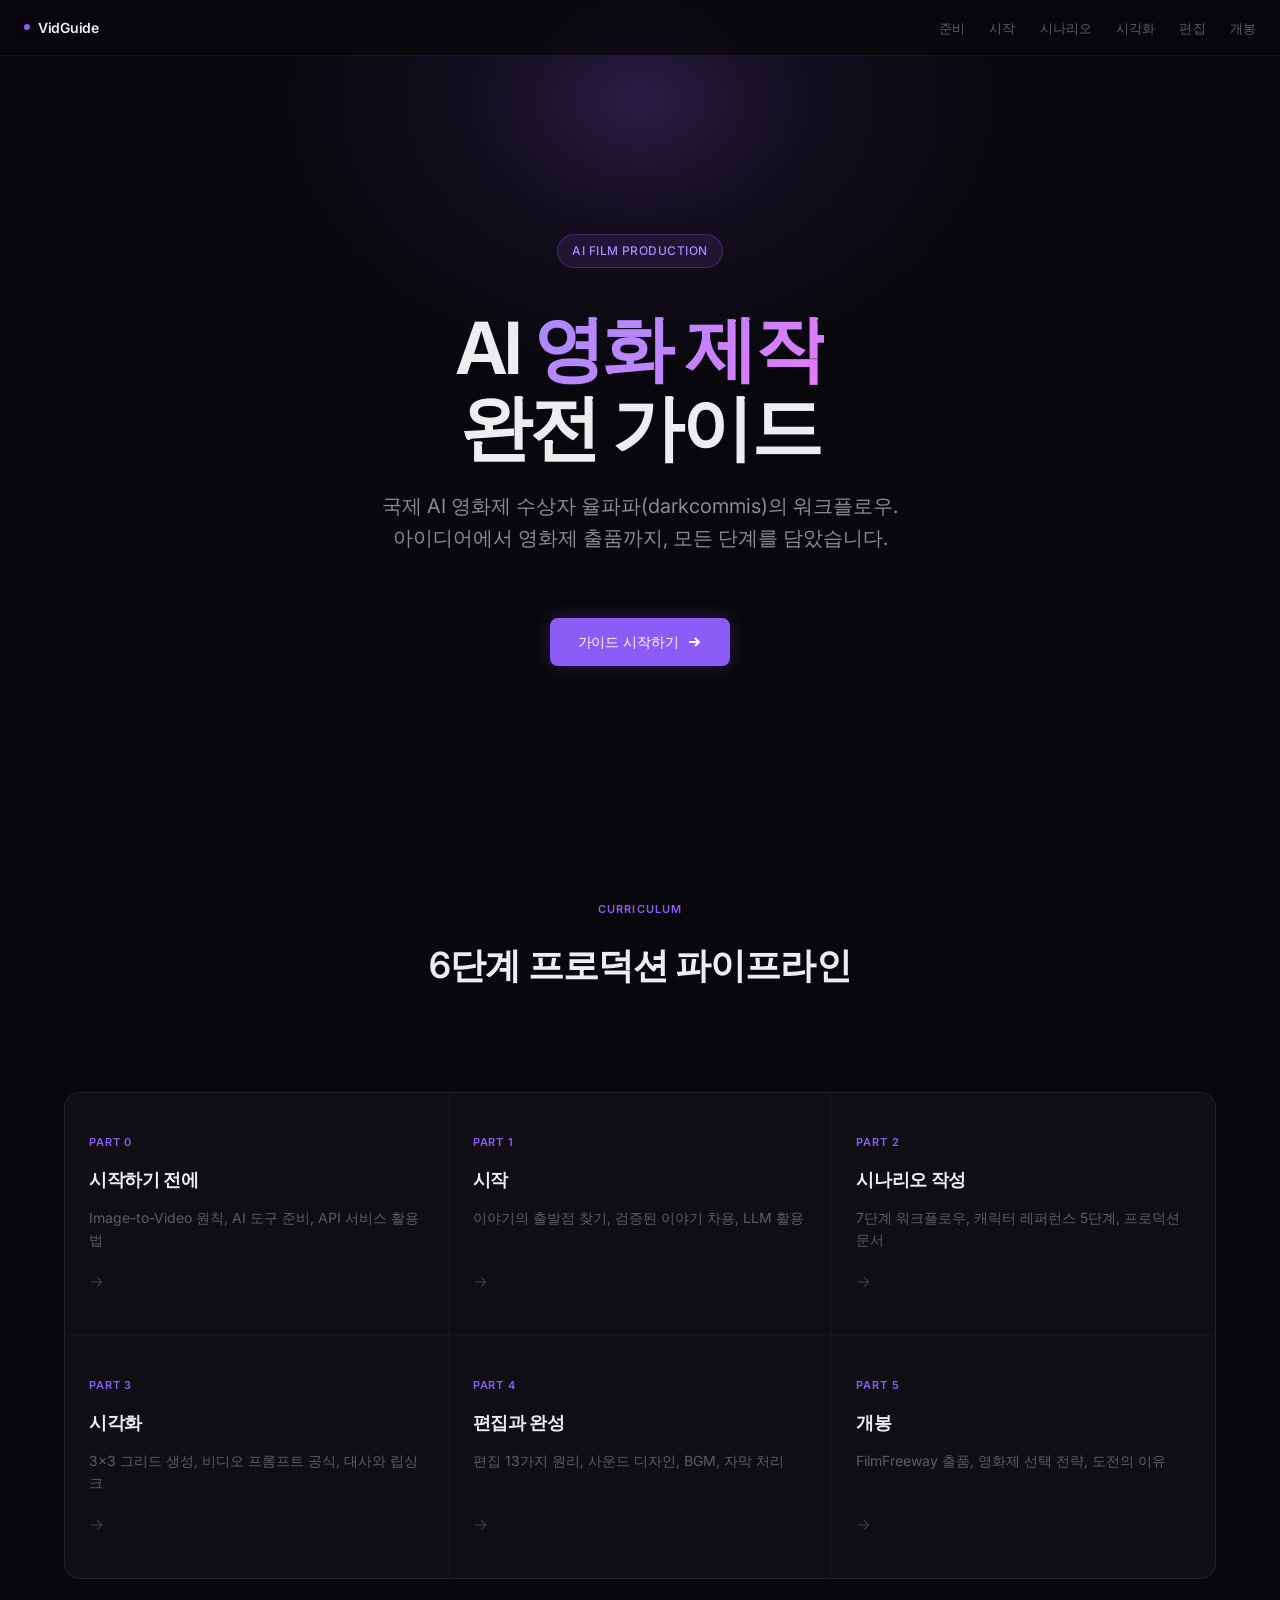
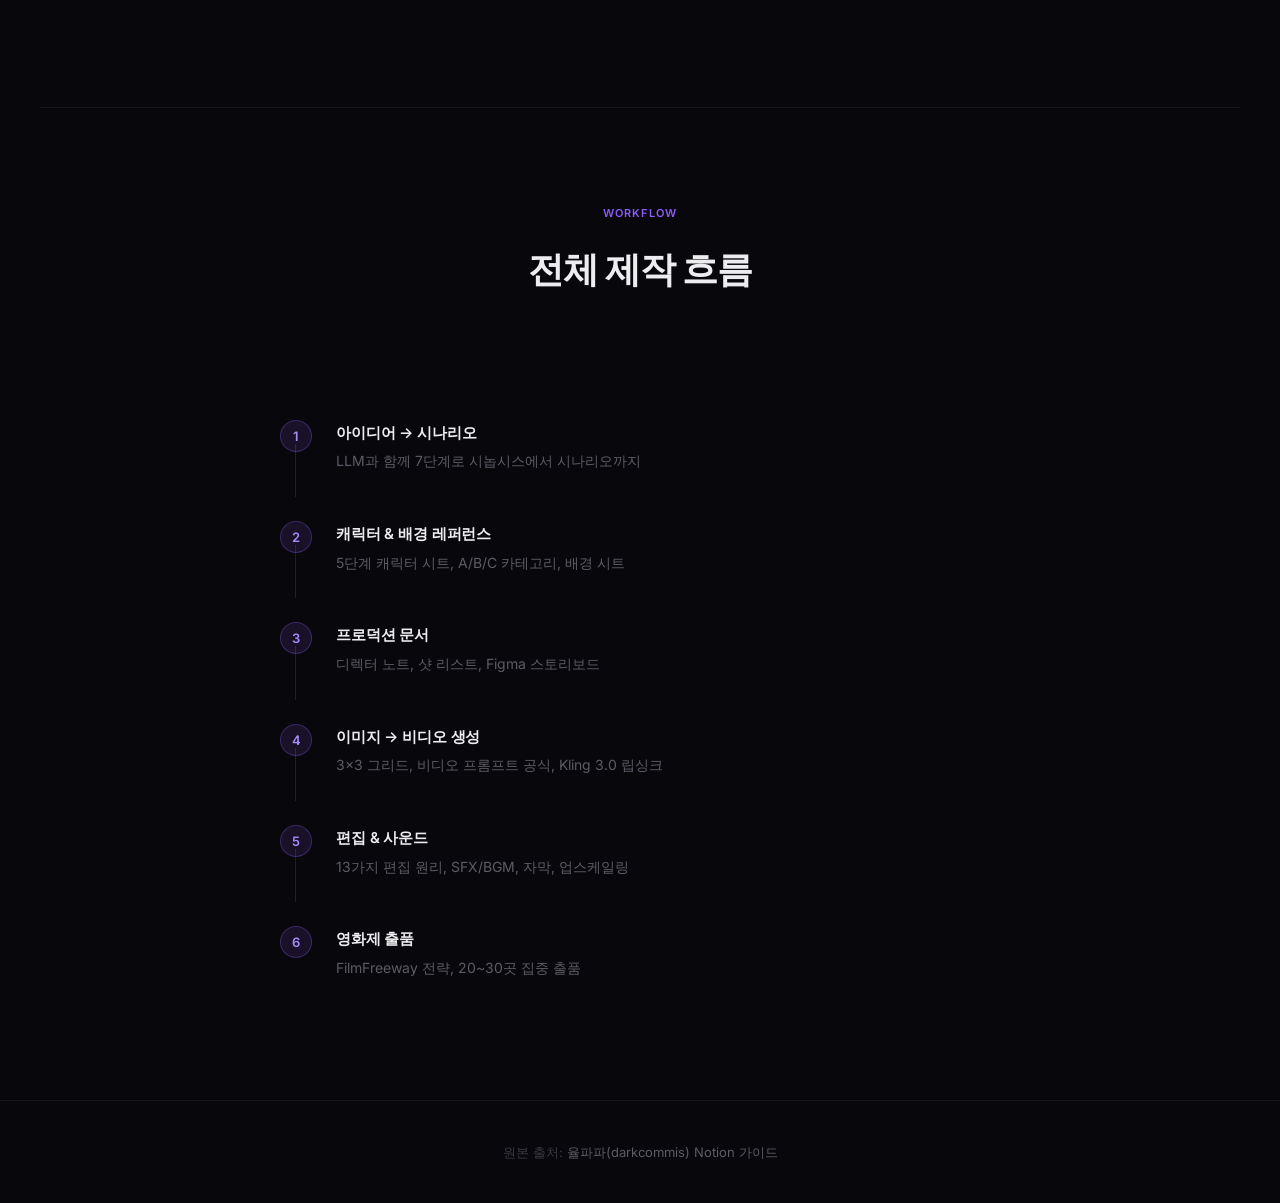
<file: index.html>
<!DOCTYPE html>
<html lang="ko">
<head>
  <meta charset="UTF-8">
  <meta name="viewport" content="width=device-width, initial-scale=1.0">
  <meta name="base-url" content="">
  <title>VidGuide — AI 영화 제작 완전 가이드</title>
  <meta name="description" content="율파파(darkcommis)의 AI 영화제 수상 워크플로우 정리. 아이디어부터 영화제 출품까지.">
  <link rel="preconnect" href="https://fonts.googleapis.com">
  <link rel="preconnect" href="https://fonts.gstatic.com" crossorigin>
  <link href="https://fonts.googleapis.com/css2?family=Inter:wght@400;450;500;550;600;650;700&display=swap" rel="stylesheet">
  <link rel="stylesheet" href="css/style.css">
</head>
<body>

  <!-- Navigation -->
  <nav class="nav">
    <a href="index.html" class="nav-logo">
      <span class="dot"></span>
      VidGuide
    </a>
    <ul class="nav-links">
      <li><a href="page.html?p=part0">준비</a></li>
      <li><a href="page.html?p=part1">시작</a></li>
      <li><a href="page.html?p=part2">시나리오</a></li>
      <li><a href="page.html?p=part3">시각화</a></li>
      <li><a href="page.html?p=part4">편집</a></li>
      <li><a href="page.html?p=part5">개봉</a></li>
    </ul>
    <button class="nav-mobile-toggle" aria-label="메뉴">
      <svg width="20" height="20" viewBox="0 0 24 24" fill="none" stroke="currentColor" stroke-width="2">
        <line x1="3" y1="12" x2="21" y2="12"/><line x1="3" y1="6" x2="21" y2="6"/><line x1="3" y1="18" x2="21" y2="18"/>
      </svg>
    </button>
  </nav>

  <!-- Mobile Menu -->
  <div class="nav-mobile-menu">
    <a href="page.html?p=part0">Part 0. 준비</a>
    <a href="page.html?p=part1">Part 1. 시작</a>
    <a href="page.html?p=part2">Part 2. 시나리오</a>
    <a href="page.html?p=part3">Part 3. 시각화</a>
    <a href="page.html?p=part4">Part 4. 편집</a>
    <a href="page.html?p=part5">Part 5. 개봉</a>
  </div>

  <!-- Hero -->
  <section class="hero">
    <span class="hero-badge">AI Film Production</span>
    <h1 class="hero-title">AI <span class="gradient">영화 제작</span><br>완전 가이드</h1>
    <p class="hero-subtitle">
      국제 AI 영화제 수상자 율파파(darkcommis)의 워크플로우.<br>
      아이디어에서 영화제 출품까지, 모든 단계를 담았습니다.
    </p>
    <a href="page.html?p=part0" class="hero-cta">
      가이드 시작하기
      <svg viewBox="0 0 16 16" fill="none" stroke="currentColor" stroke-width="2">
        <path d="M3 8h10M9 4l4 4-4 4"/>
      </svg>
    </a>
  </section>

  <!-- Cards -->
  <section class="cards-section">
    <div class="cards-section-header fade-in">
      <div class="cards-section-label">Curriculum</div>
      <h2 class="cards-section-title">6단계 프로덕션 파이프라인</h2>
    </div>
    <div class="cards-grid fade-in">
      <a class="card" href="page.html?p=part0">
        <span class="card-part">Part 0</span>
        <h3 class="card-title">시작하기 전에</h3>
        <p class="card-desc">Image-to-Video 원칙, AI 도구 준비, API 서비스 활용법</p>
        <span class="card-arrow">→</span>
      </a>
      <a class="card" href="page.html?p=part1">
        <span class="card-part">Part 1</span>
        <h3 class="card-title">시작</h3>
        <p class="card-desc">이야기의 출발점 찾기, 검증된 이야기 차용, LLM 활용</p>
        <span class="card-arrow">→</span>
      </a>
      <a class="card" href="page.html?p=part2">
        <span class="card-part">Part 2</span>
        <h3 class="card-title">시나리오 작성</h3>
        <p class="card-desc">7단계 워크플로우, 캐릭터 레퍼런스 5단계, 프로덕션 문서</p>
        <span class="card-arrow">→</span>
      </a>
      <a class="card" href="page.html?p=part3">
        <span class="card-part">Part 3</span>
        <h3 class="card-title">시각화</h3>
        <p class="card-desc">3x3 그리드 생성, 비디오 프롬프트 공식, 대사와 립싱크</p>
        <span class="card-arrow">→</span>
      </a>
      <a class="card" href="page.html?p=part4">
        <span class="card-part">Part 4</span>
        <h3 class="card-title">편집과 완성</h3>
        <p class="card-desc">편집 13가지 원리, 사운드 디자인, BGM, 자막 처리</p>
        <span class="card-arrow">→</span>
      </a>
      <a class="card" href="page.html?p=part5">
        <span class="card-part">Part 5</span>
        <h3 class="card-title">개봉</h3>
        <p class="card-desc">FilmFreeway 출품, 영화제 선택 전략, 도전의 이유</p>
        <span class="card-arrow">→</span>
      </a>
    </div>
  </section>

  <!-- Workflow -->
  <section class="workflow-section fade-in">
    <div class="cards-section-header">
      <div class="cards-section-label">Workflow</div>
      <h2 class="cards-section-title">전체 제작 흐름</h2>
    </div>
    <div class="workflow-steps">
      <div class="workflow-step">
        <div class="workflow-step-num">1</div>
        <div class="workflow-step-content">
          <h4>아이디어 → 시나리오</h4>
          <p>LLM과 함께 7단계로 시놉시스에서 시나리오까지</p>
        </div>
      </div>
      <div class="workflow-step">
        <div class="workflow-step-num">2</div>
        <div class="workflow-step-content">
          <h4>캐릭터 & 배경 레퍼런스</h4>
          <p>5단계 캐릭터 시트, A/B/C 카테고리, 배경 시트</p>
        </div>
      </div>
      <div class="workflow-step">
        <div class="workflow-step-num">3</div>
        <div class="workflow-step-content">
          <h4>프로덕션 문서</h4>
          <p>디렉터 노트, 샷 리스트, Figma 스토리보드</p>
        </div>
      </div>
      <div class="workflow-step">
        <div class="workflow-step-num">4</div>
        <div class="workflow-step-content">
          <h4>이미지 → 비디오 생성</h4>
          <p>3x3 그리드, 비디오 프롬프트 공식, Kling 3.0 립싱크</p>
        </div>
      </div>
      <div class="workflow-step">
        <div class="workflow-step-num">5</div>
        <div class="workflow-step-content">
          <h4>편집 & 사운드</h4>
          <p>13가지 편집 원리, SFX/BGM, 자막, 업스케일링</p>
        </div>
      </div>
      <div class="workflow-step">
        <div class="workflow-step-num">6</div>
        <div class="workflow-step-content">
          <h4>영화제 출품</h4>
          <p>FilmFreeway 전략, 20~30곳 집중 출품</p>
        </div>
      </div>
    </div>
  </section>

  <!-- Footer -->
  <footer class="footer">
    <p>
      원본 출처: <a href="https://oasis-dentist-28a.notion.site/31f7425e612280ef8a88e5af317588ac" target="_blank" rel="noopener">율파파(darkcommis) Notion 가이드</a>
    </p>
  </footer>

  <script src="js/main.js"></script>
</body>
</html>
</file>
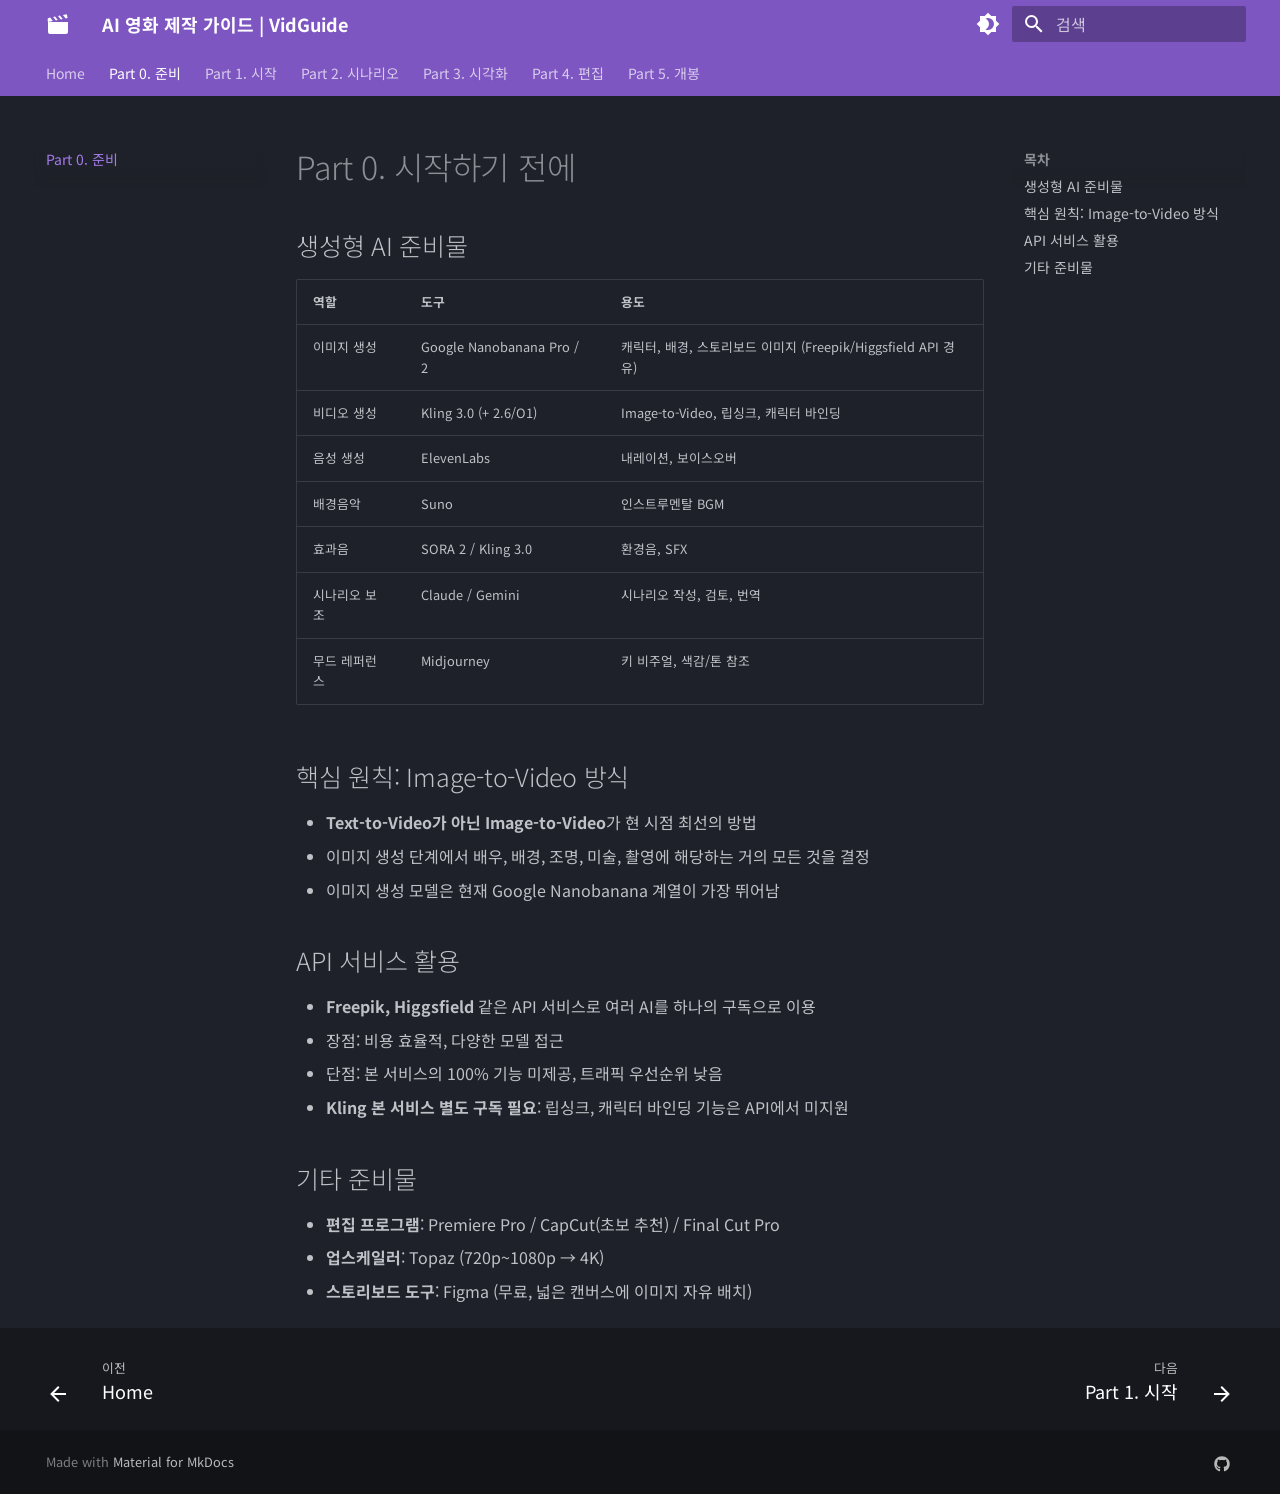
<file: part0-preparation/index.html>
<!doctype html>
<html lang="ko" class="no-js">
  <head>
    
      <meta charset="utf-8">
      <meta name="viewport" content="width=device-width,initial-scale=1">
      
        <meta name="description" content="율파파(darkcommis)의 AI 영화제 수상 워크플로우 정리">
      
      
        <meta name="author" content="Comad.J">
      
      
        <link rel="canonical" href="https://kinkos1234.github.io/VidGuide/part0-preparation/">
      
      
        <link rel="prev" href="..">
      
      
        <link rel="next" href="../part1-start/">
      
      
        
      
      
      <link rel="icon" href="../assets/images/favicon.png">
      <meta name="generator" content="mkdocs-1.6.1, mkdocs-material-9.7.5">
    
    
      
        <title>Part 0. 준비 - AI 영화 제작 가이드 | VidGuide</title>
      
    
    
      <link rel="stylesheet" href="../assets/stylesheets/main.484c7ddc.min.css">
      
        
        <link rel="stylesheet" href="../assets/stylesheets/palette.ab4e12ef.min.css">
      
      


    
    
      
    
    
      
        
        
        <link rel="preconnect" href="https://fonts.gstatic.com" crossorigin>
        <link rel="stylesheet" href="https://fonts.googleapis.com/css?family=Noto+Sans+KR:300,300i,400,400i,700,700i%7CFira+Code:400,400i,700,700i&display=fallback">
        <style>:root{--md-text-font:"Noto Sans KR";--md-code-font:"Fira Code"}</style>
      
    
    
    <script>__md_scope=new URL("..",location),__md_hash=e=>[...e].reduce(((e,_)=>(e<<5)-e+_.charCodeAt(0)),0),__md_get=(e,_=localStorage,t=__md_scope)=>JSON.parse(_.getItem(t.pathname+"."+e)),__md_set=(e,_,t=localStorage,a=__md_scope)=>{try{t.setItem(a.pathname+"."+e,JSON.stringify(_))}catch(e){}}</script>
    
      

    
    
  </head>
  
  
    
    
      
    
    
    
    
    <body dir="ltr" data-md-color-scheme="slate" data-md-color-primary="deep-purple" data-md-color-accent="amber">
  
    
    <input class="md-toggle" data-md-toggle="drawer" type="checkbox" id="__drawer" autocomplete="off">
    <input class="md-toggle" data-md-toggle="search" type="checkbox" id="__search" autocomplete="off">
    <label class="md-overlay" for="__drawer"></label>
    <div data-md-component="skip">
      
        
        <a href="#part-0" class="md-skip">
          콘텐츠로 이동
        </a>
      
    </div>
    <div data-md-component="announce">
      
    </div>
    
    
      

<header class="md-header" data-md-component="header">
  <nav class="md-header__inner md-grid" aria-label="상단/헤더">
    <a href=".." title="AI 영화 제작 가이드 | VidGuide" class="md-header__button md-logo" aria-label="AI 영화 제작 가이드 | VidGuide" data-md-component="logo">
      
  
  <svg xmlns="http://www.w3.org/2000/svg" viewBox="0 0 24 24"><path d="m20.84 2.18-3.93.78 2.74 3.54 1.97-.4zm-6.87 1.36L12 3.93l2.75 3.53 1.96-.39zm-4.9.96-1.97.41 2.75 3.53 1.96-.39zm-4.91 1-.98.19a2 2 0 0 0-1.57 2.35L2 10l4.9-.97zM2 10v10a2 2 0 0 0 2 2h16c1.11 0 2-.89 2-2V10z"/></svg>

    </a>
    <label class="md-header__button md-icon" for="__drawer">
      
      <svg xmlns="http://www.w3.org/2000/svg" viewBox="0 0 24 24"><path d="M3 6h18v2H3zm0 5h18v2H3zm0 5h18v2H3z"/></svg>
    </label>
    <div class="md-header__title" data-md-component="header-title">
      <div class="md-header__ellipsis">
        <div class="md-header__topic">
          <span class="md-ellipsis">
            AI 영화 제작 가이드 | VidGuide
          </span>
        </div>
        <div class="md-header__topic" data-md-component="header-topic">
          <span class="md-ellipsis">
            
              Part 0. 준비
            
          </span>
        </div>
      </div>
    </div>
    
      
        <form class="md-header__option" data-md-component="palette">
  
    
    
    
    <input class="md-option" data-md-color-media="" data-md-color-scheme="slate" data-md-color-primary="deep-purple" data-md-color-accent="amber"  aria-label="라이트 모드로 전환"  type="radio" name="__palette" id="__palette_0">
    
      <label class="md-header__button md-icon" title="라이트 모드로 전환" for="__palette_1" hidden>
        <svg xmlns="http://www.w3.org/2000/svg" viewBox="0 0 24 24"><path d="M12 18c-.89 0-1.74-.2-2.5-.55C11.56 16.5 13 14.42 13 12s-1.44-4.5-3.5-5.45C10.26 6.2 11.11 6 12 6a6 6 0 0 1 6 6 6 6 0 0 1-6 6m8-9.31V4h-4.69L12 .69 8.69 4H4v4.69L.69 12 4 15.31V20h4.69L12 23.31 15.31 20H20v-4.69L23.31 12z"/></svg>
      </label>
    
  
    
    
    
    <input class="md-option" data-md-color-media="" data-md-color-scheme="default" data-md-color-primary="deep-purple" data-md-color-accent="amber"  aria-label="다크 모드로 전환"  type="radio" name="__palette" id="__palette_1">
    
      <label class="md-header__button md-icon" title="다크 모드로 전환" for="__palette_0" hidden>
        <svg xmlns="http://www.w3.org/2000/svg" viewBox="0 0 24 24"><path d="M12 8a4 4 0 0 0-4 4 4 4 0 0 0 4 4 4 4 0 0 0 4-4 4 4 0 0 0-4-4m0 10a6 6 0 0 1-6-6 6 6 0 0 1 6-6 6 6 0 0 1 6 6 6 6 0 0 1-6 6m8-9.31V4h-4.69L12 .69 8.69 4H4v4.69L.69 12 4 15.31V20h4.69L12 23.31 15.31 20H20v-4.69L23.31 12z"/></svg>
      </label>
    
  
</form>
      
    
    
      <script>var palette=__md_get("__palette");if(palette&&palette.color){if("(prefers-color-scheme)"===palette.color.media){var media=matchMedia("(prefers-color-scheme: light)"),input=document.querySelector(media.matches?"[data-md-color-media='(prefers-color-scheme: light)']":"[data-md-color-media='(prefers-color-scheme: dark)']");palette.color.media=input.getAttribute("data-md-color-media"),palette.color.scheme=input.getAttribute("data-md-color-scheme"),palette.color.primary=input.getAttribute("data-md-color-primary"),palette.color.accent=input.getAttribute("data-md-color-accent")}for(var[key,value]of Object.entries(palette.color))document.body.setAttribute("data-md-color-"+key,value)}</script>
    
    
    
      
      
        <label class="md-header__button md-icon" for="__search">
          
          <svg xmlns="http://www.w3.org/2000/svg" viewBox="0 0 24 24"><path d="M9.5 3A6.5 6.5 0 0 1 16 9.5c0 1.61-.59 3.09-1.56 4.23l.27.27h.79l5 5-1.5 1.5-5-5v-.79l-.27-.27A6.52 6.52 0 0 1 9.5 16 6.5 6.5 0 0 1 3 9.5 6.5 6.5 0 0 1 9.5 3m0 2C7 5 5 7 5 9.5S7 14 9.5 14 14 12 14 9.5 12 5 9.5 5"/></svg>
        </label>
        <div class="md-search" data-md-component="search" role="dialog">
  <label class="md-search__overlay" for="__search"></label>
  <div class="md-search__inner" role="search">
    <form class="md-search__form" name="search">
      <input type="text" class="md-search__input" name="query" aria-label="검색" placeholder="검색" autocapitalize="off" autocorrect="off" autocomplete="off" spellcheck="false" data-md-component="search-query" required>
      <label class="md-search__icon md-icon" for="__search">
        
        <svg xmlns="http://www.w3.org/2000/svg" viewBox="0 0 24 24"><path d="M9.5 3A6.5 6.5 0 0 1 16 9.5c0 1.61-.59 3.09-1.56 4.23l.27.27h.79l5 5-1.5 1.5-5-5v-.79l-.27-.27A6.52 6.52 0 0 1 9.5 16 6.5 6.5 0 0 1 3 9.5 6.5 6.5 0 0 1 9.5 3m0 2C7 5 5 7 5 9.5S7 14 9.5 14 14 12 14 9.5 12 5 9.5 5"/></svg>
        
        <svg xmlns="http://www.w3.org/2000/svg" viewBox="0 0 24 24"><path d="M20 11v2H8l5.5 5.5-1.42 1.42L4.16 12l7.92-7.92L13.5 5.5 8 11z"/></svg>
      </label>
      <nav class="md-search__options" aria-label="검색">
        
        <button type="reset" class="md-search__icon md-icon" title="지우기" aria-label="지우기" tabindex="-1">
          
          <svg xmlns="http://www.w3.org/2000/svg" viewBox="0 0 24 24"><path d="M19 6.41 17.59 5 12 10.59 6.41 5 5 6.41 10.59 12 5 17.59 6.41 19 12 13.41 17.59 19 19 17.59 13.41 12z"/></svg>
        </button>
      </nav>
      
        <div class="md-search__suggest" data-md-component="search-suggest"></div>
      
    </form>
    <div class="md-search__output">
      <div class="md-search__scrollwrap" tabindex="0" data-md-scrollfix>
        <div class="md-search-result" data-md-component="search-result">
          <div class="md-search-result__meta">
            검색 초기화
          </div>
          <ol class="md-search-result__list" role="presentation"></ol>
        </div>
      </div>
    </div>
  </div>
</div>
      
    
    
  </nav>
  
</header>
    
    <div class="md-container" data-md-component="container">
      
      
        
          
            
<nav class="md-tabs" aria-label="탭" data-md-component="tabs">
  <div class="md-grid">
    <ul class="md-tabs__list">
      
        
  
  
  
  
    <li class="md-tabs__item">
      <a href=".." class="md-tabs__link">
        
  
  
    
  
  Home

      </a>
    </li>
  

      
        
  
  
  
    
  
  
    <li class="md-tabs__item md-tabs__item--active">
      <a href="./" class="md-tabs__link">
        
  
  
    
  
  Part 0. 준비

      </a>
    </li>
  

      
        
  
  
  
  
    <li class="md-tabs__item">
      <a href="../part1-start/" class="md-tabs__link">
        
  
  
    
  
  Part 1. 시작

      </a>
    </li>
  

      
        
  
  
  
  
    <li class="md-tabs__item">
      <a href="../part2-scenario/" class="md-tabs__link">
        
  
  
    
  
  Part 2. 시나리오

      </a>
    </li>
  

      
        
  
  
  
  
    <li class="md-tabs__item">
      <a href="../part3-visualization/" class="md-tabs__link">
        
  
  
    
  
  Part 3. 시각화

      </a>
    </li>
  

      
        
  
  
  
  
    <li class="md-tabs__item">
      <a href="../part4-editing/" class="md-tabs__link">
        
  
  
    
  
  Part 4. 편집

      </a>
    </li>
  

      
        
  
  
  
  
    <li class="md-tabs__item">
      <a href="../part5-release/" class="md-tabs__link">
        
  
  
    
  
  Part 5. 개봉

      </a>
    </li>
  

      
    </ul>
  </div>
</nav>
          
        
      
      <main class="md-main" data-md-component="main">
        <div class="md-main__inner md-grid">
          
            
              
              <div class="md-sidebar md-sidebar--primary" data-md-component="sidebar" data-md-type="navigation" >
                <div class="md-sidebar__scrollwrap">
                  <div class="md-sidebar__inner">
                    


  


<nav class="md-nav md-nav--primary md-nav--lifted" aria-label="네비게이션" data-md-level="0">
  <label class="md-nav__title" for="__drawer">
    <a href=".." title="AI 영화 제작 가이드 | VidGuide" class="md-nav__button md-logo" aria-label="AI 영화 제작 가이드 | VidGuide" data-md-component="logo">
      
  
  <svg xmlns="http://www.w3.org/2000/svg" viewBox="0 0 24 24"><path d="m20.84 2.18-3.93.78 2.74 3.54 1.97-.4zm-6.87 1.36L12 3.93l2.75 3.53 1.96-.39zm-4.9.96-1.97.41 2.75 3.53 1.96-.39zm-4.91 1-.98.19a2 2 0 0 0-1.57 2.35L2 10l4.9-.97zM2 10v10a2 2 0 0 0 2 2h16c1.11 0 2-.89 2-2V10z"/></svg>

    </a>
    AI 영화 제작 가이드 | VidGuide
  </label>
  
  <ul class="md-nav__list" data-md-scrollfix>
    
      
      
  
  
  
  
    <li class="md-nav__item">
      <a href=".." class="md-nav__link">
        
  
  
  <span class="md-ellipsis">
    
  
    Home
  

    
  </span>
  
  

      </a>
    </li>
  

    
      
      
  
  
    
  
  
  
    <li class="md-nav__item md-nav__item--active">
      
      <input class="md-nav__toggle md-toggle" type="checkbox" id="__toc">
      
      
        
      
      
        <label class="md-nav__link md-nav__link--active" for="__toc">
          
  
  
  <span class="md-ellipsis">
    
  
    Part 0. 준비
  

    
  </span>
  
  

          <span class="md-nav__icon md-icon"></span>
        </label>
      
      <a href="./" class="md-nav__link md-nav__link--active">
        
  
  
  <span class="md-ellipsis">
    
  
    Part 0. 준비
  

    
  </span>
  
  

      </a>
      
        

<nav class="md-nav md-nav--secondary" aria-label="목차">
  
  
  
    
  
  
    <label class="md-nav__title" for="__toc">
      <span class="md-nav__icon md-icon"></span>
      목차
    </label>
    <ul class="md-nav__list" data-md-component="toc" data-md-scrollfix>
      
        <li class="md-nav__item">
  <a href="#ai" class="md-nav__link">
    <span class="md-ellipsis">
      
        생성형 AI 준비물
      
    </span>
  </a>
  
</li>
      
        <li class="md-nav__item">
  <a href="#image-to-video" class="md-nav__link">
    <span class="md-ellipsis">
      
        핵심 원칙: Image-to-Video 방식
      
    </span>
  </a>
  
</li>
      
        <li class="md-nav__item">
  <a href="#api" class="md-nav__link">
    <span class="md-ellipsis">
      
        API 서비스 활용
      
    </span>
  </a>
  
</li>
      
        <li class="md-nav__item">
  <a href="#_1" class="md-nav__link">
    <span class="md-ellipsis">
      
        기타 준비물
      
    </span>
  </a>
  
</li>
      
    </ul>
  
</nav>
      
    </li>
  

    
      
      
  
  
  
  
    <li class="md-nav__item">
      <a href="../part1-start/" class="md-nav__link">
        
  
  
  <span class="md-ellipsis">
    
  
    Part 1. 시작
  

    
  </span>
  
  

      </a>
    </li>
  

    
      
      
  
  
  
  
    <li class="md-nav__item">
      <a href="../part2-scenario/" class="md-nav__link">
        
  
  
  <span class="md-ellipsis">
    
  
    Part 2. 시나리오
  

    
  </span>
  
  

      </a>
    </li>
  

    
      
      
  
  
  
  
    <li class="md-nav__item">
      <a href="../part3-visualization/" class="md-nav__link">
        
  
  
  <span class="md-ellipsis">
    
  
    Part 3. 시각화
  

    
  </span>
  
  

      </a>
    </li>
  

    
      
      
  
  
  
  
    <li class="md-nav__item">
      <a href="../part4-editing/" class="md-nav__link">
        
  
  
  <span class="md-ellipsis">
    
  
    Part 4. 편집
  

    
  </span>
  
  

      </a>
    </li>
  

    
      
      
  
  
  
  
    <li class="md-nav__item">
      <a href="../part5-release/" class="md-nav__link">
        
  
  
  <span class="md-ellipsis">
    
  
    Part 5. 개봉
  

    
  </span>
  
  

      </a>
    </li>
  

    
  </ul>
</nav>
                  </div>
                </div>
              </div>
            
            
              
              <div class="md-sidebar md-sidebar--secondary" data-md-component="sidebar" data-md-type="toc" >
                <div class="md-sidebar__scrollwrap">
                  <div class="md-sidebar__inner">
                    

<nav class="md-nav md-nav--secondary" aria-label="목차">
  
  
  
    
  
  
    <label class="md-nav__title" for="__toc">
      <span class="md-nav__icon md-icon"></span>
      목차
    </label>
    <ul class="md-nav__list" data-md-component="toc" data-md-scrollfix>
      
        <li class="md-nav__item">
  <a href="#ai" class="md-nav__link">
    <span class="md-ellipsis">
      
        생성형 AI 준비물
      
    </span>
  </a>
  
</li>
      
        <li class="md-nav__item">
  <a href="#image-to-video" class="md-nav__link">
    <span class="md-ellipsis">
      
        핵심 원칙: Image-to-Video 방식
      
    </span>
  </a>
  
</li>
      
        <li class="md-nav__item">
  <a href="#api" class="md-nav__link">
    <span class="md-ellipsis">
      
        API 서비스 활용
      
    </span>
  </a>
  
</li>
      
        <li class="md-nav__item">
  <a href="#_1" class="md-nav__link">
    <span class="md-ellipsis">
      
        기타 준비물
      
    </span>
  </a>
  
</li>
      
    </ul>
  
</nav>
                  </div>
                </div>
              </div>
            
          
          
            <div class="md-content" data-md-component="content">
              
              <article class="md-content__inner md-typeset">
                
                  



<h1 id="part-0">Part 0. 시작하기 전에<a class="headerlink" href="#part-0" title="Permanent link">&para;</a></h1>
<h2 id="ai">생성형 AI 준비물<a class="headerlink" href="#ai" title="Permanent link">&para;</a></h2>
<table>
<thead>
<tr>
<th>역할</th>
<th>도구</th>
<th>용도</th>
</tr>
</thead>
<tbody>
<tr>
<td>이미지 생성</td>
<td>Google Nanobanana Pro / 2</td>
<td>캐릭터, 배경, 스토리보드 이미지 (Freepik/Higgsfield API 경유)</td>
</tr>
<tr>
<td>비디오 생성</td>
<td>Kling 3.0 (+ 2.6/O1)</td>
<td>Image-to-Video, 립싱크, 캐릭터 바인딩</td>
</tr>
<tr>
<td>음성 생성</td>
<td>ElevenLabs</td>
<td>내레이션, 보이스오버</td>
</tr>
<tr>
<td>배경음악</td>
<td>Suno</td>
<td>인스트루멘탈 BGM</td>
</tr>
<tr>
<td>효과음</td>
<td>SORA 2 / Kling 3.0</td>
<td>환경음, SFX</td>
</tr>
<tr>
<td>시나리오 보조</td>
<td>Claude / Gemini</td>
<td>시나리오 작성, 검토, 번역</td>
</tr>
<tr>
<td>무드 레퍼런스</td>
<td>Midjourney</td>
<td>키 비주얼, 색감/톤 참조</td>
</tr>
</tbody>
</table>
<h2 id="image-to-video">핵심 원칙: Image-to-Video 방식<a class="headerlink" href="#image-to-video" title="Permanent link">&para;</a></h2>
<ul>
<li><strong>Text-to-Video가 아닌 Image-to-Video</strong>가 현 시점 최선의 방법</li>
<li>이미지 생성 단계에서 배우, 배경, 조명, 미술, 촬영에 해당하는 거의 모든 것을 결정</li>
<li>이미지 생성 모델은 현재 Google Nanobanana 계열이 가장 뛰어남</li>
</ul>
<h2 id="api">API 서비스 활용<a class="headerlink" href="#api" title="Permanent link">&para;</a></h2>
<ul>
<li><strong>Freepik, Higgsfield</strong> 같은 API 서비스로 여러 AI를 하나의 구독으로 이용</li>
<li>장점: 비용 효율적, 다양한 모델 접근</li>
<li>단점: 본 서비스의 100% 기능 미제공, 트래픽 우선순위 낮음</li>
<li><strong>Kling 본 서비스 별도 구독 필요</strong>: 립싱크, 캐릭터 바인딩 기능은 API에서 미지원</li>
</ul>
<h2 id="_1">기타 준비물<a class="headerlink" href="#_1" title="Permanent link">&para;</a></h2>
<ul>
<li><strong>편집 프로그램</strong>: Premiere Pro / CapCut(초보 추천) / Final Cut Pro</li>
<li><strong>업스케일러</strong>: Topaz (720p~1080p → 4K)</li>
<li><strong>스토리보드 도구</strong>: Figma (무료, 넓은 캔버스에 이미지 자유 배치)</li>
</ul>












                
              </article>
            </div>
          
          
<script>var target=document.getElementById(location.hash.slice(1));target&&target.name&&(target.checked=target.name.startsWith("__tabbed_"))</script>
        </div>
        
          <button type="button" class="md-top md-icon" data-md-component="top" hidden>
  
  <svg xmlns="http://www.w3.org/2000/svg" viewBox="0 0 24 24"><path d="M13 20h-2V8l-5.5 5.5-1.42-1.42L12 4.16l7.92 7.92-1.42 1.42L13 8z"/></svg>
  맨위로
</button>
        
      </main>
      
        <footer class="md-footer">
  
    
      
      <nav class="md-footer__inner md-grid" aria-label="하단/푸터" >
        
          
          <a href=".." class="md-footer__link md-footer__link--prev" aria-label="이전: Home">
            <div class="md-footer__button md-icon">
              
              <svg xmlns="http://www.w3.org/2000/svg" viewBox="0 0 24 24"><path d="M20 11v2H8l5.5 5.5-1.42 1.42L4.16 12l7.92-7.92L13.5 5.5 8 11z"/></svg>
            </div>
            <div class="md-footer__title">
              <span class="md-footer__direction">
                이전
              </span>
              <div class="md-ellipsis">
                Home
              </div>
            </div>
          </a>
        
        
          
          <a href="../part1-start/" class="md-footer__link md-footer__link--next" aria-label="다음: Part 1. 시작">
            <div class="md-footer__title">
              <span class="md-footer__direction">
                다음
              </span>
              <div class="md-ellipsis">
                Part 1. 시작
              </div>
            </div>
            <div class="md-footer__button md-icon">
              
              <svg xmlns="http://www.w3.org/2000/svg" viewBox="0 0 24 24"><path d="M4 11v2h12l-5.5 5.5 1.42 1.42L19.84 12l-7.92-7.92L10.5 5.5 16 11z"/></svg>
            </div>
          </a>
        
      </nav>
    
  
  <div class="md-footer-meta md-typeset">
    <div class="md-footer-meta__inner md-grid">
      <div class="md-copyright">
  
  
    Made with
    <a href="https://squidfunk.github.io/mkdocs-material/" target="_blank" rel="noopener">
      Material for MkDocs
    </a>
  
</div>
      
        
<div class="md-social">
  
    
    
    
    
      
      
    
    <a href="https://github.com/kinkos1234" target="_blank" rel="noopener" title="github.com" class="md-social__link">
      <svg xmlns="http://www.w3.org/2000/svg" viewBox="0 0 512 512"><!--! Font Awesome Free 7.1.0 by @fontawesome - https://fontawesome.com License - https://fontawesome.com/license/free (Icons: CC BY 4.0, Fonts: SIL OFL 1.1, Code: MIT License) Copyright 2025 Fonticons, Inc.--><path d="M173.9 397.4c0 2-2.3 3.6-5.2 3.6-3.3.3-5.6-1.3-5.6-3.6 0-2 2.3-3.6 5.2-3.6 3-.3 5.6 1.3 5.6 3.6m-31.1-4.5c-.7 2 1.3 4.3 4.3 4.9 2.6 1 5.6 0 6.2-2s-1.3-4.3-4.3-5.2c-2.6-.7-5.5.3-6.2 2.3m44.2-1.7c-2.9.7-4.9 2.6-4.6 4.9.3 2 2.9 3.3 5.9 2.6 2.9-.7 4.9-2.6 4.6-4.6-.3-1.9-3-3.2-5.9-2.9M252.8 8C114.1 8 8 113.3 8 252c0 110.9 69.8 205.8 169.5 239.2 12.8 2.3 17.3-5.6 17.3-12.1 0-6.2-.3-40.4-.3-61.4 0 0-70 15-84.7-29.8 0 0-11.4-29.1-27.8-36.6 0 0-22.9-15.7 1.6-15.4 0 0 24.9 2 38.6 25.8 21.9 38.6 58.6 27.5 72.9 20.9 2.3-16 8.8-27.1 16-33.7-55.9-6.2-112.3-14.3-112.3-110.5 0-27.5 7.6-41.3 23.6-58.9-2.6-6.5-11.1-33.3 2.6-67.9 20.9-6.5 69 27 69 27 20-5.6 41.5-8.5 62.8-8.5s42.8 2.9 62.8 8.5c0 0 48.1-33.6 69-27 13.7 34.7 5.2 61.4 2.6 67.9 16 17.7 25.8 31.5 25.8 58.9 0 96.5-58.9 104.2-114.8 110.5 9.2 7.9 17 22.9 17 46.4 0 33.7-.3 75.4-.3 83.6 0 6.5 4.6 14.4 17.3 12.1C436.2 457.8 504 362.9 504 252 504 113.3 391.5 8 252.8 8M105.2 352.9c-1.3 1-1 3.3.7 5.2 1.6 1.6 3.9 2.3 5.2 1 1.3-1 1-3.3-.7-5.2-1.6-1.6-3.9-2.3-5.2-1m-10.8-8.1c-.7 1.3.3 2.9 2.3 3.9 1.6 1 3.6.7 4.3-.7.7-1.3-.3-2.9-2.3-3.9-2-.6-3.6-.3-4.3.7m32.4 35.6c-1.6 1.3-1 4.3 1.3 6.2 2.3 2.3 5.2 2.6 6.5 1 1.3-1.3.7-4.3-1.3-6.2-2.2-2.3-5.2-2.6-6.5-1m-11.4-14.7c-1.6 1-1.6 3.6 0 5.9s4.3 3.3 5.6 2.3c1.6-1.3 1.6-3.9 0-6.2-1.4-2.3-4-3.3-5.6-2"/></svg>
    </a>
  
</div>
      
    </div>
  </div>
</footer>
      
    </div>
    <div class="md-dialog" data-md-component="dialog">
      <div class="md-dialog__inner md-typeset"></div>
    </div>
    
    
    
      
      
      <script id="__config" type="application/json">{"annotate": null, "base": "..", "features": ["navigation.tabs", "navigation.sections", "navigation.top", "navigation.footer", "search.highlight", "search.suggest", "content.code.copy", "toc.follow"], "search": "../assets/javascripts/workers/search.2c215733.min.js", "tags": null, "translations": {"clipboard.copied": "\ud074\ub9bd\ubcf4\ub4dc\uc5d0 \ubcf5\uc0ac\ub428", "clipboard.copy": "\ud074\ub9bd\ubcf4\ub4dc\ub85c \ubcf5\uc0ac", "search.result.more.one": "\uc774 \ubb38\uc11c\uc5d0\uc11c 1\uac1c\uc758 \uac80\uc0c9 \uacb0\uacfc \ub354 \ubcf4\uae30", "search.result.more.other": "\uc774 \ubb38\uc11c\uc5d0\uc11c #\uac1c\uc758 \uac80\uc0c9 \uacb0\uacfc \ub354 \ubcf4\uae30", "search.result.none": "\uac80\uc0c9\uc5b4\uc640 \uc77c\uce58\ud558\ub294 \ubb38\uc11c\uac00 \uc5c6\uc2b5\ub2c8\ub2e4", "search.result.one": "1\uac1c\uc758 \uc77c\uce58\ud558\ub294 \ubb38\uc11c", "search.result.other": "#\uac1c\uc758 \uc77c\uce58\ud558\ub294 \ubb38\uc11c", "search.result.placeholder": "\uac80\uc0c9\uc5b4\ub97c \uc785\ub825\ud558\uc138\uc694", "search.result.term.missing": "\ud3ec\ud568\ub418\uc9c0 \uc54a\uc740 \uac80\uc0c9\uc5b4", "select.version": "\ubc84\uc804 \uc120\ud0dd"}, "version": null}</script>
    
    
      <script src="../assets/javascripts/bundle.79ae519e.min.js"></script>
      
    
  </body>
</html>
</file>
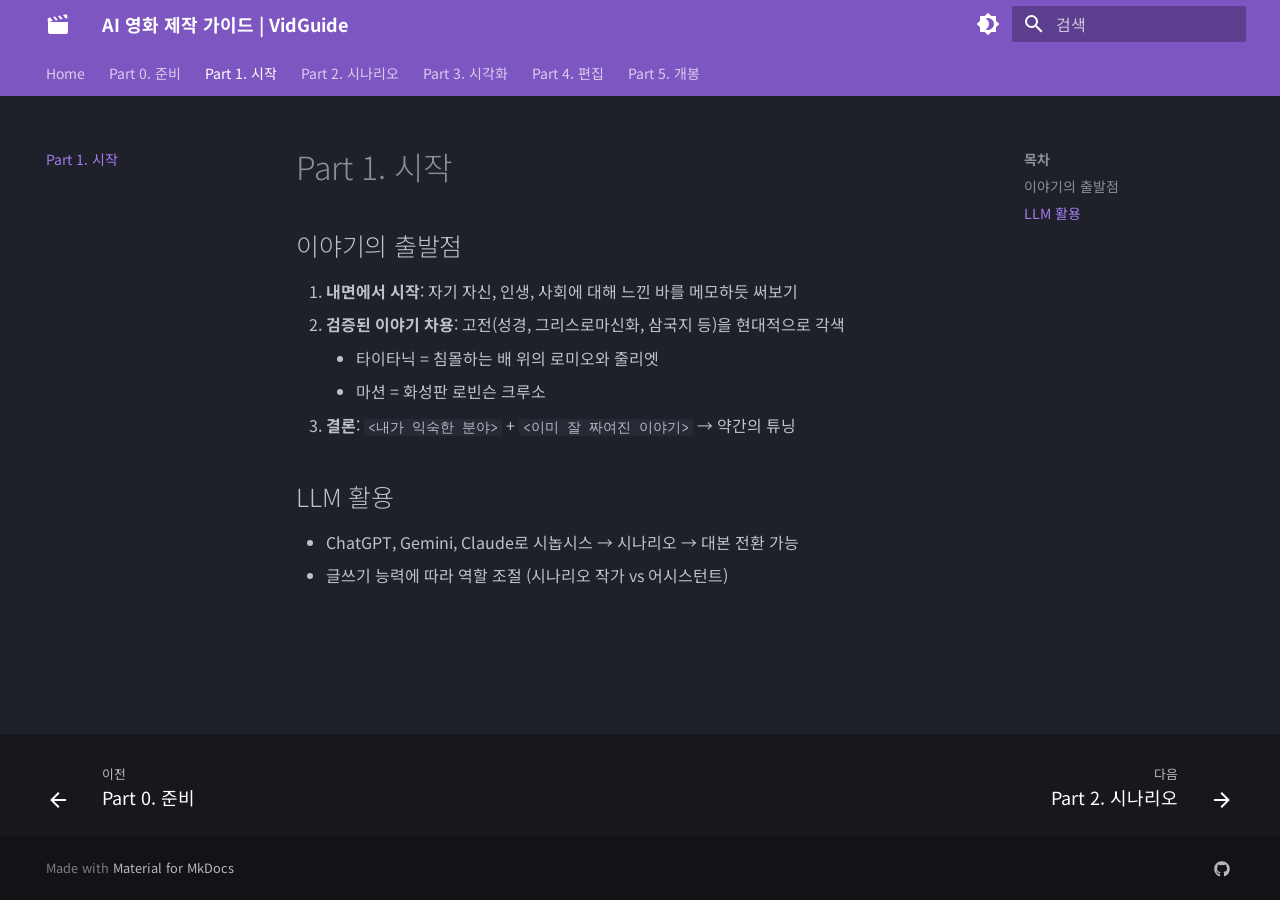
<file: part1-start/index.html>
<!doctype html>
<html lang="ko" class="no-js">
  <head>
    
      <meta charset="utf-8">
      <meta name="viewport" content="width=device-width,initial-scale=1">
      
        <meta name="description" content="율파파(darkcommis)의 AI 영화제 수상 워크플로우 정리">
      
      
        <meta name="author" content="Comad.J">
      
      
        <link rel="canonical" href="https://kinkos1234.github.io/VidGuide/part1-start/">
      
      
        <link rel="prev" href="../part0-preparation/">
      
      
        <link rel="next" href="../part2-scenario/">
      
      
        
      
      
      <link rel="icon" href="../assets/images/favicon.png">
      <meta name="generator" content="mkdocs-1.6.1, mkdocs-material-9.7.5">
    
    
      
        <title>Part 1. 시작 - AI 영화 제작 가이드 | VidGuide</title>
      
    
    
      <link rel="stylesheet" href="../assets/stylesheets/main.484c7ddc.min.css">
      
        
        <link rel="stylesheet" href="../assets/stylesheets/palette.ab4e12ef.min.css">
      
      


    
    
      
    
    
      
        
        
        <link rel="preconnect" href="https://fonts.gstatic.com" crossorigin>
        <link rel="stylesheet" href="https://fonts.googleapis.com/css?family=Noto+Sans+KR:300,300i,400,400i,700,700i%7CFira+Code:400,400i,700,700i&display=fallback">
        <style>:root{--md-text-font:"Noto Sans KR";--md-code-font:"Fira Code"}</style>
      
    
    
    <script>__md_scope=new URL("..",location),__md_hash=e=>[...e].reduce(((e,_)=>(e<<5)-e+_.charCodeAt(0)),0),__md_get=(e,_=localStorage,t=__md_scope)=>JSON.parse(_.getItem(t.pathname+"."+e)),__md_set=(e,_,t=localStorage,a=__md_scope)=>{try{t.setItem(a.pathname+"."+e,JSON.stringify(_))}catch(e){}}</script>
    
      

    
    
  </head>
  
  
    
    
      
    
    
    
    
    <body dir="ltr" data-md-color-scheme="slate" data-md-color-primary="deep-purple" data-md-color-accent="amber">
  
    
    <input class="md-toggle" data-md-toggle="drawer" type="checkbox" id="__drawer" autocomplete="off">
    <input class="md-toggle" data-md-toggle="search" type="checkbox" id="__search" autocomplete="off">
    <label class="md-overlay" for="__drawer"></label>
    <div data-md-component="skip">
      
        
        <a href="#part-1" class="md-skip">
          콘텐츠로 이동
        </a>
      
    </div>
    <div data-md-component="announce">
      
    </div>
    
    
      

<header class="md-header" data-md-component="header">
  <nav class="md-header__inner md-grid" aria-label="상단/헤더">
    <a href=".." title="AI 영화 제작 가이드 | VidGuide" class="md-header__button md-logo" aria-label="AI 영화 제작 가이드 | VidGuide" data-md-component="logo">
      
  
  <svg xmlns="http://www.w3.org/2000/svg" viewBox="0 0 24 24"><path d="m20.84 2.18-3.93.78 2.74 3.54 1.97-.4zm-6.87 1.36L12 3.93l2.75 3.53 1.96-.39zm-4.9.96-1.97.41 2.75 3.53 1.96-.39zm-4.91 1-.98.19a2 2 0 0 0-1.57 2.35L2 10l4.9-.97zM2 10v10a2 2 0 0 0 2 2h16c1.11 0 2-.89 2-2V10z"/></svg>

    </a>
    <label class="md-header__button md-icon" for="__drawer">
      
      <svg xmlns="http://www.w3.org/2000/svg" viewBox="0 0 24 24"><path d="M3 6h18v2H3zm0 5h18v2H3zm0 5h18v2H3z"/></svg>
    </label>
    <div class="md-header__title" data-md-component="header-title">
      <div class="md-header__ellipsis">
        <div class="md-header__topic">
          <span class="md-ellipsis">
            AI 영화 제작 가이드 | VidGuide
          </span>
        </div>
        <div class="md-header__topic" data-md-component="header-topic">
          <span class="md-ellipsis">
            
              Part 1. 시작
            
          </span>
        </div>
      </div>
    </div>
    
      
        <form class="md-header__option" data-md-component="palette">
  
    
    
    
    <input class="md-option" data-md-color-media="" data-md-color-scheme="slate" data-md-color-primary="deep-purple" data-md-color-accent="amber"  aria-label="라이트 모드로 전환"  type="radio" name="__palette" id="__palette_0">
    
      <label class="md-header__button md-icon" title="라이트 모드로 전환" for="__palette_1" hidden>
        <svg xmlns="http://www.w3.org/2000/svg" viewBox="0 0 24 24"><path d="M12 18c-.89 0-1.74-.2-2.5-.55C11.56 16.5 13 14.42 13 12s-1.44-4.5-3.5-5.45C10.26 6.2 11.11 6 12 6a6 6 0 0 1 6 6 6 6 0 0 1-6 6m8-9.31V4h-4.69L12 .69 8.69 4H4v4.69L.69 12 4 15.31V20h4.69L12 23.31 15.31 20H20v-4.69L23.31 12z"/></svg>
      </label>
    
  
    
    
    
    <input class="md-option" data-md-color-media="" data-md-color-scheme="default" data-md-color-primary="deep-purple" data-md-color-accent="amber"  aria-label="다크 모드로 전환"  type="radio" name="__palette" id="__palette_1">
    
      <label class="md-header__button md-icon" title="다크 모드로 전환" for="__palette_0" hidden>
        <svg xmlns="http://www.w3.org/2000/svg" viewBox="0 0 24 24"><path d="M12 8a4 4 0 0 0-4 4 4 4 0 0 0 4 4 4 4 0 0 0 4-4 4 4 0 0 0-4-4m0 10a6 6 0 0 1-6-6 6 6 0 0 1 6-6 6 6 0 0 1 6 6 6 6 0 0 1-6 6m8-9.31V4h-4.69L12 .69 8.69 4H4v4.69L.69 12 4 15.31V20h4.69L12 23.31 15.31 20H20v-4.69L23.31 12z"/></svg>
      </label>
    
  
</form>
      
    
    
      <script>var palette=__md_get("__palette");if(palette&&palette.color){if("(prefers-color-scheme)"===palette.color.media){var media=matchMedia("(prefers-color-scheme: light)"),input=document.querySelector(media.matches?"[data-md-color-media='(prefers-color-scheme: light)']":"[data-md-color-media='(prefers-color-scheme: dark)']");palette.color.media=input.getAttribute("data-md-color-media"),palette.color.scheme=input.getAttribute("data-md-color-scheme"),palette.color.primary=input.getAttribute("data-md-color-primary"),palette.color.accent=input.getAttribute("data-md-color-accent")}for(var[key,value]of Object.entries(palette.color))document.body.setAttribute("data-md-color-"+key,value)}</script>
    
    
    
      
      
        <label class="md-header__button md-icon" for="__search">
          
          <svg xmlns="http://www.w3.org/2000/svg" viewBox="0 0 24 24"><path d="M9.5 3A6.5 6.5 0 0 1 16 9.5c0 1.61-.59 3.09-1.56 4.23l.27.27h.79l5 5-1.5 1.5-5-5v-.79l-.27-.27A6.52 6.52 0 0 1 9.5 16 6.5 6.5 0 0 1 3 9.5 6.5 6.5 0 0 1 9.5 3m0 2C7 5 5 7 5 9.5S7 14 9.5 14 14 12 14 9.5 12 5 9.5 5"/></svg>
        </label>
        <div class="md-search" data-md-component="search" role="dialog">
  <label class="md-search__overlay" for="__search"></label>
  <div class="md-search__inner" role="search">
    <form class="md-search__form" name="search">
      <input type="text" class="md-search__input" name="query" aria-label="검색" placeholder="검색" autocapitalize="off" autocorrect="off" autocomplete="off" spellcheck="false" data-md-component="search-query" required>
      <label class="md-search__icon md-icon" for="__search">
        
        <svg xmlns="http://www.w3.org/2000/svg" viewBox="0 0 24 24"><path d="M9.5 3A6.5 6.5 0 0 1 16 9.5c0 1.61-.59 3.09-1.56 4.23l.27.27h.79l5 5-1.5 1.5-5-5v-.79l-.27-.27A6.52 6.52 0 0 1 9.5 16 6.5 6.5 0 0 1 3 9.5 6.5 6.5 0 0 1 9.5 3m0 2C7 5 5 7 5 9.5S7 14 9.5 14 14 12 14 9.5 12 5 9.5 5"/></svg>
        
        <svg xmlns="http://www.w3.org/2000/svg" viewBox="0 0 24 24"><path d="M20 11v2H8l5.5 5.5-1.42 1.42L4.16 12l7.92-7.92L13.5 5.5 8 11z"/></svg>
      </label>
      <nav class="md-search__options" aria-label="검색">
        
        <button type="reset" class="md-search__icon md-icon" title="지우기" aria-label="지우기" tabindex="-1">
          
          <svg xmlns="http://www.w3.org/2000/svg" viewBox="0 0 24 24"><path d="M19 6.41 17.59 5 12 10.59 6.41 5 5 6.41 10.59 12 5 17.59 6.41 19 12 13.41 17.59 19 19 17.59 13.41 12z"/></svg>
        </button>
      </nav>
      
        <div class="md-search__suggest" data-md-component="search-suggest"></div>
      
    </form>
    <div class="md-search__output">
      <div class="md-search__scrollwrap" tabindex="0" data-md-scrollfix>
        <div class="md-search-result" data-md-component="search-result">
          <div class="md-search-result__meta">
            검색 초기화
          </div>
          <ol class="md-search-result__list" role="presentation"></ol>
        </div>
      </div>
    </div>
  </div>
</div>
      
    
    
  </nav>
  
</header>
    
    <div class="md-container" data-md-component="container">
      
      
        
          
            
<nav class="md-tabs" aria-label="탭" data-md-component="tabs">
  <div class="md-grid">
    <ul class="md-tabs__list">
      
        
  
  
  
  
    <li class="md-tabs__item">
      <a href=".." class="md-tabs__link">
        
  
  
    
  
  Home

      </a>
    </li>
  

      
        
  
  
  
  
    <li class="md-tabs__item">
      <a href="../part0-preparation/" class="md-tabs__link">
        
  
  
    
  
  Part 0. 준비

      </a>
    </li>
  

      
        
  
  
  
    
  
  
    <li class="md-tabs__item md-tabs__item--active">
      <a href="./" class="md-tabs__link">
        
  
  
    
  
  Part 1. 시작

      </a>
    </li>
  

      
        
  
  
  
  
    <li class="md-tabs__item">
      <a href="../part2-scenario/" class="md-tabs__link">
        
  
  
    
  
  Part 2. 시나리오

      </a>
    </li>
  

      
        
  
  
  
  
    <li class="md-tabs__item">
      <a href="../part3-visualization/" class="md-tabs__link">
        
  
  
    
  
  Part 3. 시각화

      </a>
    </li>
  

      
        
  
  
  
  
    <li class="md-tabs__item">
      <a href="../part4-editing/" class="md-tabs__link">
        
  
  
    
  
  Part 4. 편집

      </a>
    </li>
  

      
        
  
  
  
  
    <li class="md-tabs__item">
      <a href="../part5-release/" class="md-tabs__link">
        
  
  
    
  
  Part 5. 개봉

      </a>
    </li>
  

      
    </ul>
  </div>
</nav>
          
        
      
      <main class="md-main" data-md-component="main">
        <div class="md-main__inner md-grid">
          
            
              
              <div class="md-sidebar md-sidebar--primary" data-md-component="sidebar" data-md-type="navigation" >
                <div class="md-sidebar__scrollwrap">
                  <div class="md-sidebar__inner">
                    


  


<nav class="md-nav md-nav--primary md-nav--lifted" aria-label="네비게이션" data-md-level="0">
  <label class="md-nav__title" for="__drawer">
    <a href=".." title="AI 영화 제작 가이드 | VidGuide" class="md-nav__button md-logo" aria-label="AI 영화 제작 가이드 | VidGuide" data-md-component="logo">
      
  
  <svg xmlns="http://www.w3.org/2000/svg" viewBox="0 0 24 24"><path d="m20.84 2.18-3.93.78 2.74 3.54 1.97-.4zm-6.87 1.36L12 3.93l2.75 3.53 1.96-.39zm-4.9.96-1.97.41 2.75 3.53 1.96-.39zm-4.91 1-.98.19a2 2 0 0 0-1.57 2.35L2 10l4.9-.97zM2 10v10a2 2 0 0 0 2 2h16c1.11 0 2-.89 2-2V10z"/></svg>

    </a>
    AI 영화 제작 가이드 | VidGuide
  </label>
  
  <ul class="md-nav__list" data-md-scrollfix>
    
      
      
  
  
  
  
    <li class="md-nav__item">
      <a href=".." class="md-nav__link">
        
  
  
  <span class="md-ellipsis">
    
  
    Home
  

    
  </span>
  
  

      </a>
    </li>
  

    
      
      
  
  
  
  
    <li class="md-nav__item">
      <a href="../part0-preparation/" class="md-nav__link">
        
  
  
  <span class="md-ellipsis">
    
  
    Part 0. 준비
  

    
  </span>
  
  

      </a>
    </li>
  

    
      
      
  
  
    
  
  
  
    <li class="md-nav__item md-nav__item--active">
      
      <input class="md-nav__toggle md-toggle" type="checkbox" id="__toc">
      
      
        
      
      
        <label class="md-nav__link md-nav__link--active" for="__toc">
          
  
  
  <span class="md-ellipsis">
    
  
    Part 1. 시작
  

    
  </span>
  
  

          <span class="md-nav__icon md-icon"></span>
        </label>
      
      <a href="./" class="md-nav__link md-nav__link--active">
        
  
  
  <span class="md-ellipsis">
    
  
    Part 1. 시작
  

    
  </span>
  
  

      </a>
      
        

<nav class="md-nav md-nav--secondary" aria-label="목차">
  
  
  
    
  
  
    <label class="md-nav__title" for="__toc">
      <span class="md-nav__icon md-icon"></span>
      목차
    </label>
    <ul class="md-nav__list" data-md-component="toc" data-md-scrollfix>
      
        <li class="md-nav__item">
  <a href="#_1" class="md-nav__link">
    <span class="md-ellipsis">
      
        이야기의 출발점
      
    </span>
  </a>
  
</li>
      
        <li class="md-nav__item">
  <a href="#llm" class="md-nav__link">
    <span class="md-ellipsis">
      
        LLM 활용
      
    </span>
  </a>
  
</li>
      
    </ul>
  
</nav>
      
    </li>
  

    
      
      
  
  
  
  
    <li class="md-nav__item">
      <a href="../part2-scenario/" class="md-nav__link">
        
  
  
  <span class="md-ellipsis">
    
  
    Part 2. 시나리오
  

    
  </span>
  
  

      </a>
    </li>
  

    
      
      
  
  
  
  
    <li class="md-nav__item">
      <a href="../part3-visualization/" class="md-nav__link">
        
  
  
  <span class="md-ellipsis">
    
  
    Part 3. 시각화
  

    
  </span>
  
  

      </a>
    </li>
  

    
      
      
  
  
  
  
    <li class="md-nav__item">
      <a href="../part4-editing/" class="md-nav__link">
        
  
  
  <span class="md-ellipsis">
    
  
    Part 4. 편집
  

    
  </span>
  
  

      </a>
    </li>
  

    
      
      
  
  
  
  
    <li class="md-nav__item">
      <a href="../part5-release/" class="md-nav__link">
        
  
  
  <span class="md-ellipsis">
    
  
    Part 5. 개봉
  

    
  </span>
  
  

      </a>
    </li>
  

    
  </ul>
</nav>
                  </div>
                </div>
              </div>
            
            
              
              <div class="md-sidebar md-sidebar--secondary" data-md-component="sidebar" data-md-type="toc" >
                <div class="md-sidebar__scrollwrap">
                  <div class="md-sidebar__inner">
                    

<nav class="md-nav md-nav--secondary" aria-label="목차">
  
  
  
    
  
  
    <label class="md-nav__title" for="__toc">
      <span class="md-nav__icon md-icon"></span>
      목차
    </label>
    <ul class="md-nav__list" data-md-component="toc" data-md-scrollfix>
      
        <li class="md-nav__item">
  <a href="#_1" class="md-nav__link">
    <span class="md-ellipsis">
      
        이야기의 출발점
      
    </span>
  </a>
  
</li>
      
        <li class="md-nav__item">
  <a href="#llm" class="md-nav__link">
    <span class="md-ellipsis">
      
        LLM 활용
      
    </span>
  </a>
  
</li>
      
    </ul>
  
</nav>
                  </div>
                </div>
              </div>
            
          
          
            <div class="md-content" data-md-component="content">
              
              <article class="md-content__inner md-typeset">
                
                  



<h1 id="part-1">Part 1. 시작<a class="headerlink" href="#part-1" title="Permanent link">&para;</a></h1>
<h2 id="_1">이야기의 출발점<a class="headerlink" href="#_1" title="Permanent link">&para;</a></h2>
<ol>
<li><strong>내면에서 시작</strong>: 자기 자신, 인생, 사회에 대해 느낀 바를 메모하듯 써보기</li>
<li><strong>검증된 이야기 차용</strong>: 고전(성경, 그리스로마신화, 삼국지 등)을 현대적으로 각색<ul>
<li>타이타닉 = 침몰하는 배 위의 로미오와 줄리엣</li>
<li>마션 = 화성판 로빈슨 크루소</li>
</ul>
</li>
<li><strong>결론</strong>: <code>&lt;내가 익숙한 분야&gt;</code> + <code>&lt;이미 잘 짜여진 이야기&gt;</code> → 약간의 튜닝</li>
</ol>
<h2 id="llm">LLM 활용<a class="headerlink" href="#llm" title="Permanent link">&para;</a></h2>
<ul>
<li>ChatGPT, Gemini, Claude로 시놉시스 → 시나리오 → 대본 전환 가능</li>
<li>글쓰기 능력에 따라 역할 조절 (시나리오 작가 vs 어시스턴트)</li>
</ul>












                
              </article>
            </div>
          
          
<script>var target=document.getElementById(location.hash.slice(1));target&&target.name&&(target.checked=target.name.startsWith("__tabbed_"))</script>
        </div>
        
          <button type="button" class="md-top md-icon" data-md-component="top" hidden>
  
  <svg xmlns="http://www.w3.org/2000/svg" viewBox="0 0 24 24"><path d="M13 20h-2V8l-5.5 5.5-1.42-1.42L12 4.16l7.92 7.92-1.42 1.42L13 8z"/></svg>
  맨위로
</button>
        
      </main>
      
        <footer class="md-footer">
  
    
      
      <nav class="md-footer__inner md-grid" aria-label="하단/푸터" >
        
          
          <a href="../part0-preparation/" class="md-footer__link md-footer__link--prev" aria-label="이전: Part 0. 준비">
            <div class="md-footer__button md-icon">
              
              <svg xmlns="http://www.w3.org/2000/svg" viewBox="0 0 24 24"><path d="M20 11v2H8l5.5 5.5-1.42 1.42L4.16 12l7.92-7.92L13.5 5.5 8 11z"/></svg>
            </div>
            <div class="md-footer__title">
              <span class="md-footer__direction">
                이전
              </span>
              <div class="md-ellipsis">
                Part 0. 준비
              </div>
            </div>
          </a>
        
        
          
          <a href="../part2-scenario/" class="md-footer__link md-footer__link--next" aria-label="다음: Part 2. 시나리오">
            <div class="md-footer__title">
              <span class="md-footer__direction">
                다음
              </span>
              <div class="md-ellipsis">
                Part 2. 시나리오
              </div>
            </div>
            <div class="md-footer__button md-icon">
              
              <svg xmlns="http://www.w3.org/2000/svg" viewBox="0 0 24 24"><path d="M4 11v2h12l-5.5 5.5 1.42 1.42L19.84 12l-7.92-7.92L10.5 5.5 16 11z"/></svg>
            </div>
          </a>
        
      </nav>
    
  
  <div class="md-footer-meta md-typeset">
    <div class="md-footer-meta__inner md-grid">
      <div class="md-copyright">
  
  
    Made with
    <a href="https://squidfunk.github.io/mkdocs-material/" target="_blank" rel="noopener">
      Material for MkDocs
    </a>
  
</div>
      
        
<div class="md-social">
  
    
    
    
    
      
      
    
    <a href="https://github.com/kinkos1234" target="_blank" rel="noopener" title="github.com" class="md-social__link">
      <svg xmlns="http://www.w3.org/2000/svg" viewBox="0 0 512 512"><!--! Font Awesome Free 7.1.0 by @fontawesome - https://fontawesome.com License - https://fontawesome.com/license/free (Icons: CC BY 4.0, Fonts: SIL OFL 1.1, Code: MIT License) Copyright 2025 Fonticons, Inc.--><path d="M173.9 397.4c0 2-2.3 3.6-5.2 3.6-3.3.3-5.6-1.3-5.6-3.6 0-2 2.3-3.6 5.2-3.6 3-.3 5.6 1.3 5.6 3.6m-31.1-4.5c-.7 2 1.3 4.3 4.3 4.9 2.6 1 5.6 0 6.2-2s-1.3-4.3-4.3-5.2c-2.6-.7-5.5.3-6.2 2.3m44.2-1.7c-2.9.7-4.9 2.6-4.6 4.9.3 2 2.9 3.3 5.9 2.6 2.9-.7 4.9-2.6 4.6-4.6-.3-1.9-3-3.2-5.9-2.9M252.8 8C114.1 8 8 113.3 8 252c0 110.9 69.8 205.8 169.5 239.2 12.8 2.3 17.3-5.6 17.3-12.1 0-6.2-.3-40.4-.3-61.4 0 0-70 15-84.7-29.8 0 0-11.4-29.1-27.8-36.6 0 0-22.9-15.7 1.6-15.4 0 0 24.9 2 38.6 25.8 21.9 38.6 58.6 27.5 72.9 20.9 2.3-16 8.8-27.1 16-33.7-55.9-6.2-112.3-14.3-112.3-110.5 0-27.5 7.6-41.3 23.6-58.9-2.6-6.5-11.1-33.3 2.6-67.9 20.9-6.5 69 27 69 27 20-5.6 41.5-8.5 62.8-8.5s42.8 2.9 62.8 8.5c0 0 48.1-33.6 69-27 13.7 34.7 5.2 61.4 2.6 67.9 16 17.7 25.8 31.5 25.8 58.9 0 96.5-58.9 104.2-114.8 110.5 9.2 7.9 17 22.9 17 46.4 0 33.7-.3 75.4-.3 83.6 0 6.5 4.6 14.4 17.3 12.1C436.2 457.8 504 362.9 504 252 504 113.3 391.5 8 252.8 8M105.2 352.9c-1.3 1-1 3.3.7 5.2 1.6 1.6 3.9 2.3 5.2 1 1.3-1 1-3.3-.7-5.2-1.6-1.6-3.9-2.3-5.2-1m-10.8-8.1c-.7 1.3.3 2.9 2.3 3.9 1.6 1 3.6.7 4.3-.7.7-1.3-.3-2.9-2.3-3.9-2-.6-3.6-.3-4.3.7m32.4 35.6c-1.6 1.3-1 4.3 1.3 6.2 2.3 2.3 5.2 2.6 6.5 1 1.3-1.3.7-4.3-1.3-6.2-2.2-2.3-5.2-2.6-6.5-1m-11.4-14.7c-1.6 1-1.6 3.6 0 5.9s4.3 3.3 5.6 2.3c1.6-1.3 1.6-3.9 0-6.2-1.4-2.3-4-3.3-5.6-2"/></svg>
    </a>
  
</div>
      
    </div>
  </div>
</footer>
      
    </div>
    <div class="md-dialog" data-md-component="dialog">
      <div class="md-dialog__inner md-typeset"></div>
    </div>
    
    
    
      
      
      <script id="__config" type="application/json">{"annotate": null, "base": "..", "features": ["navigation.tabs", "navigation.sections", "navigation.top", "navigation.footer", "search.highlight", "search.suggest", "content.code.copy", "toc.follow"], "search": "../assets/javascripts/workers/search.2c215733.min.js", "tags": null, "translations": {"clipboard.copied": "\ud074\ub9bd\ubcf4\ub4dc\uc5d0 \ubcf5\uc0ac\ub428", "clipboard.copy": "\ud074\ub9bd\ubcf4\ub4dc\ub85c \ubcf5\uc0ac", "search.result.more.one": "\uc774 \ubb38\uc11c\uc5d0\uc11c 1\uac1c\uc758 \uac80\uc0c9 \uacb0\uacfc \ub354 \ubcf4\uae30", "search.result.more.other": "\uc774 \ubb38\uc11c\uc5d0\uc11c #\uac1c\uc758 \uac80\uc0c9 \uacb0\uacfc \ub354 \ubcf4\uae30", "search.result.none": "\uac80\uc0c9\uc5b4\uc640 \uc77c\uce58\ud558\ub294 \ubb38\uc11c\uac00 \uc5c6\uc2b5\ub2c8\ub2e4", "search.result.one": "1\uac1c\uc758 \uc77c\uce58\ud558\ub294 \ubb38\uc11c", "search.result.other": "#\uac1c\uc758 \uc77c\uce58\ud558\ub294 \ubb38\uc11c", "search.result.placeholder": "\uac80\uc0c9\uc5b4\ub97c \uc785\ub825\ud558\uc138\uc694", "search.result.term.missing": "\ud3ec\ud568\ub418\uc9c0 \uc54a\uc740 \uac80\uc0c9\uc5b4", "select.version": "\ubc84\uc804 \uc120\ud0dd"}, "version": null}</script>
    
    
      <script src="../assets/javascripts/bundle.79ae519e.min.js"></script>
      
    
  </body>
</html>
</file>
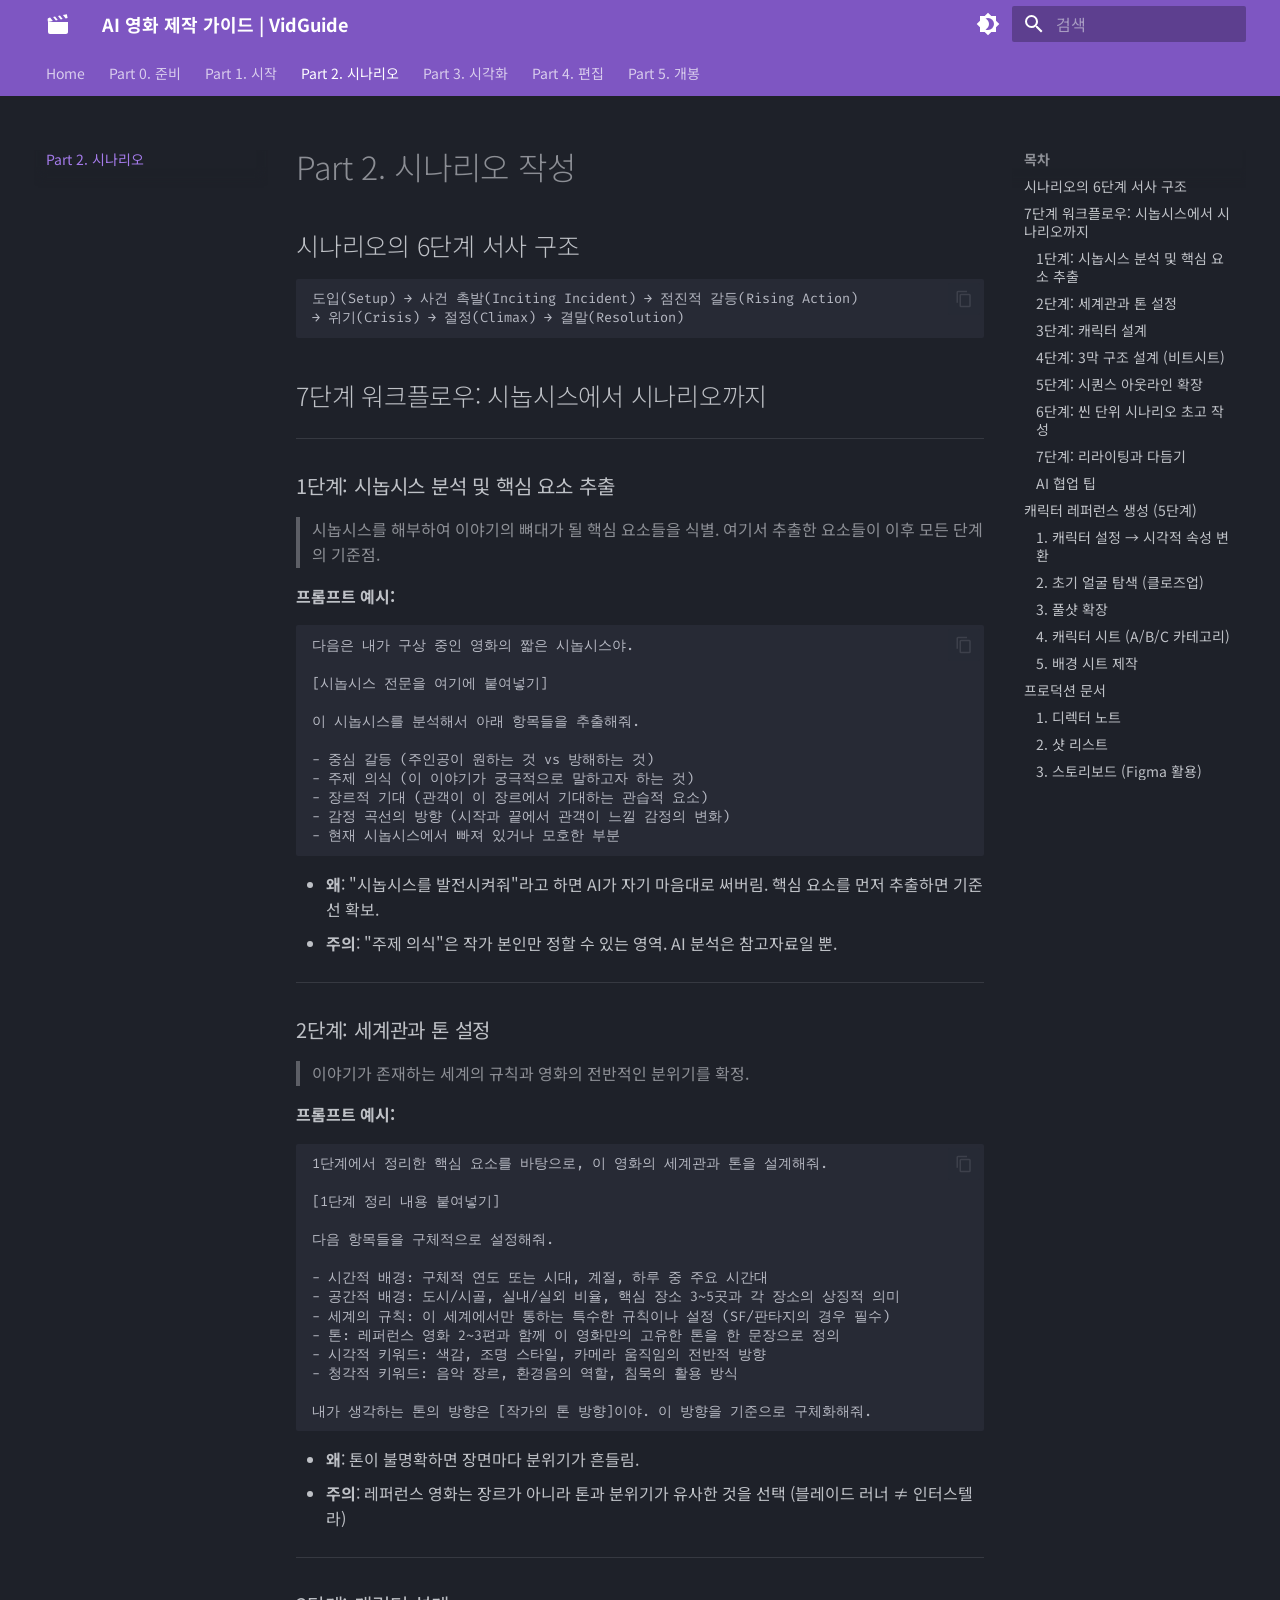
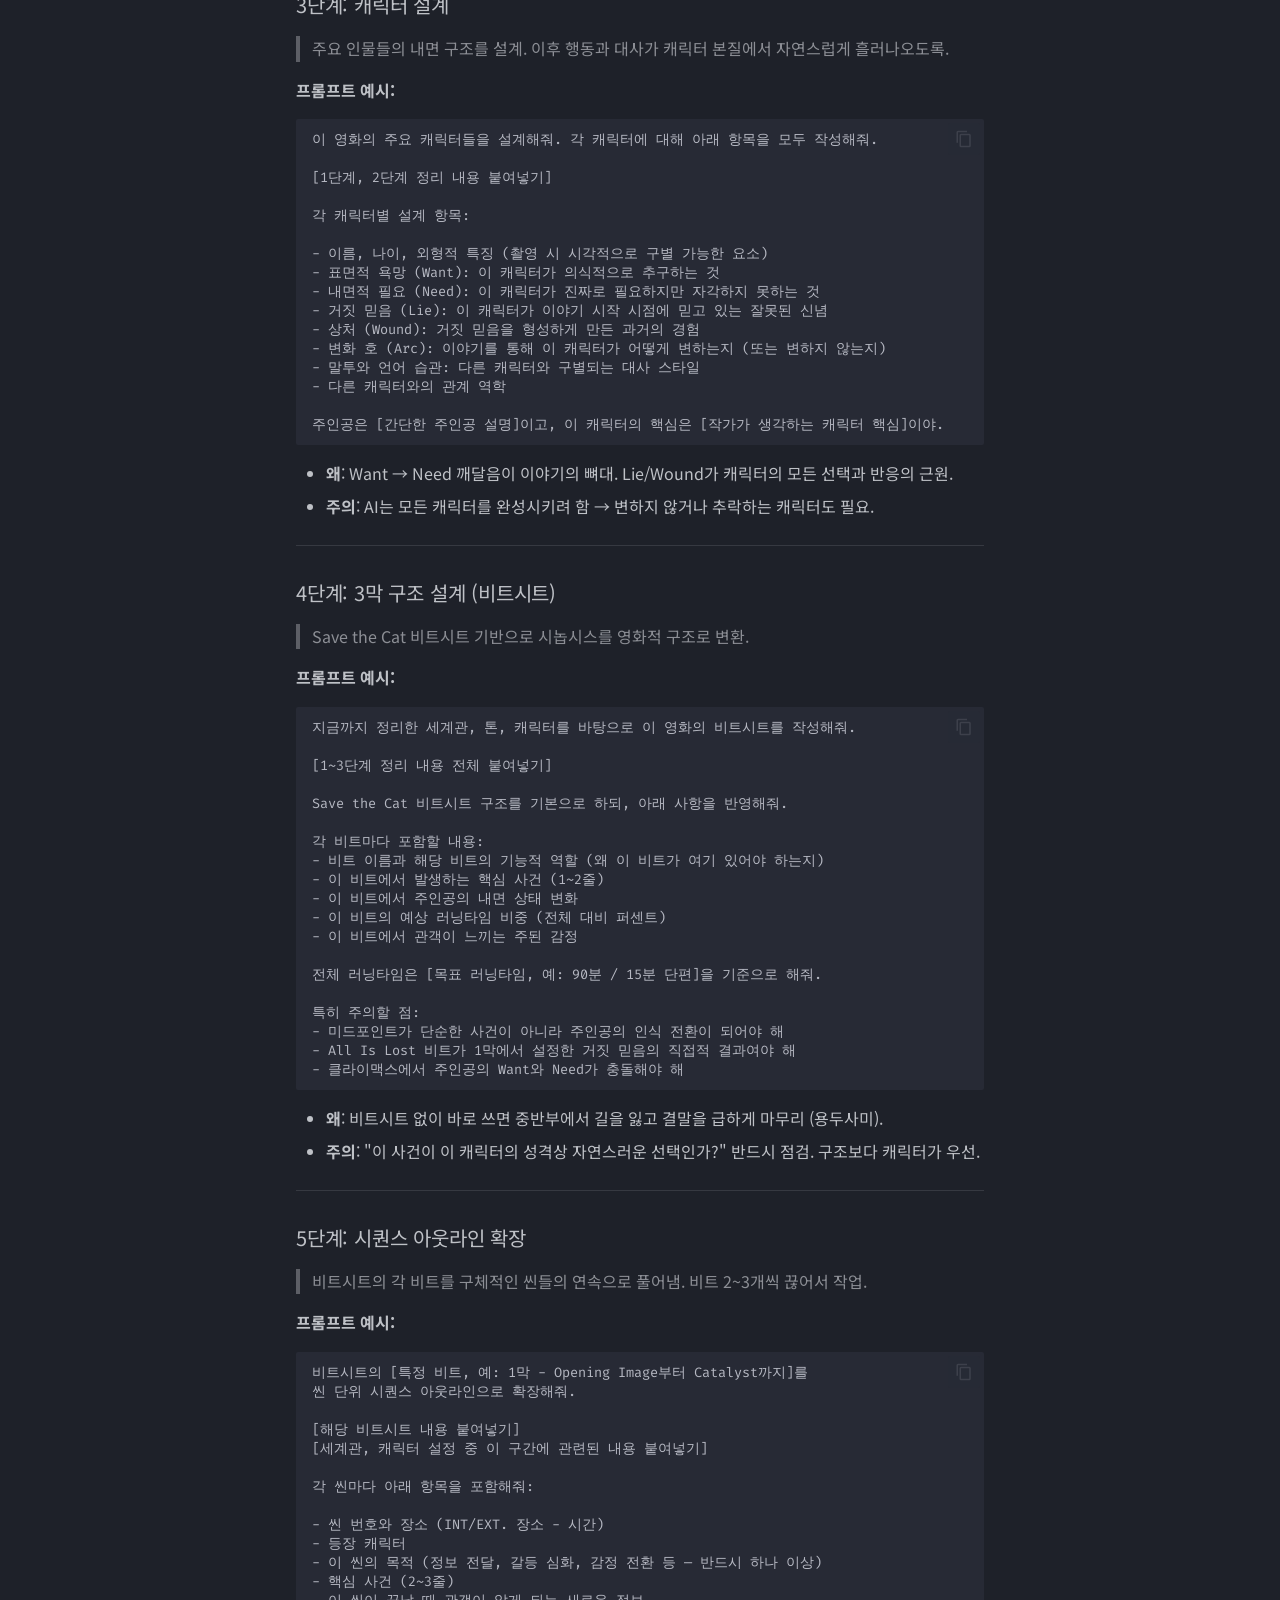
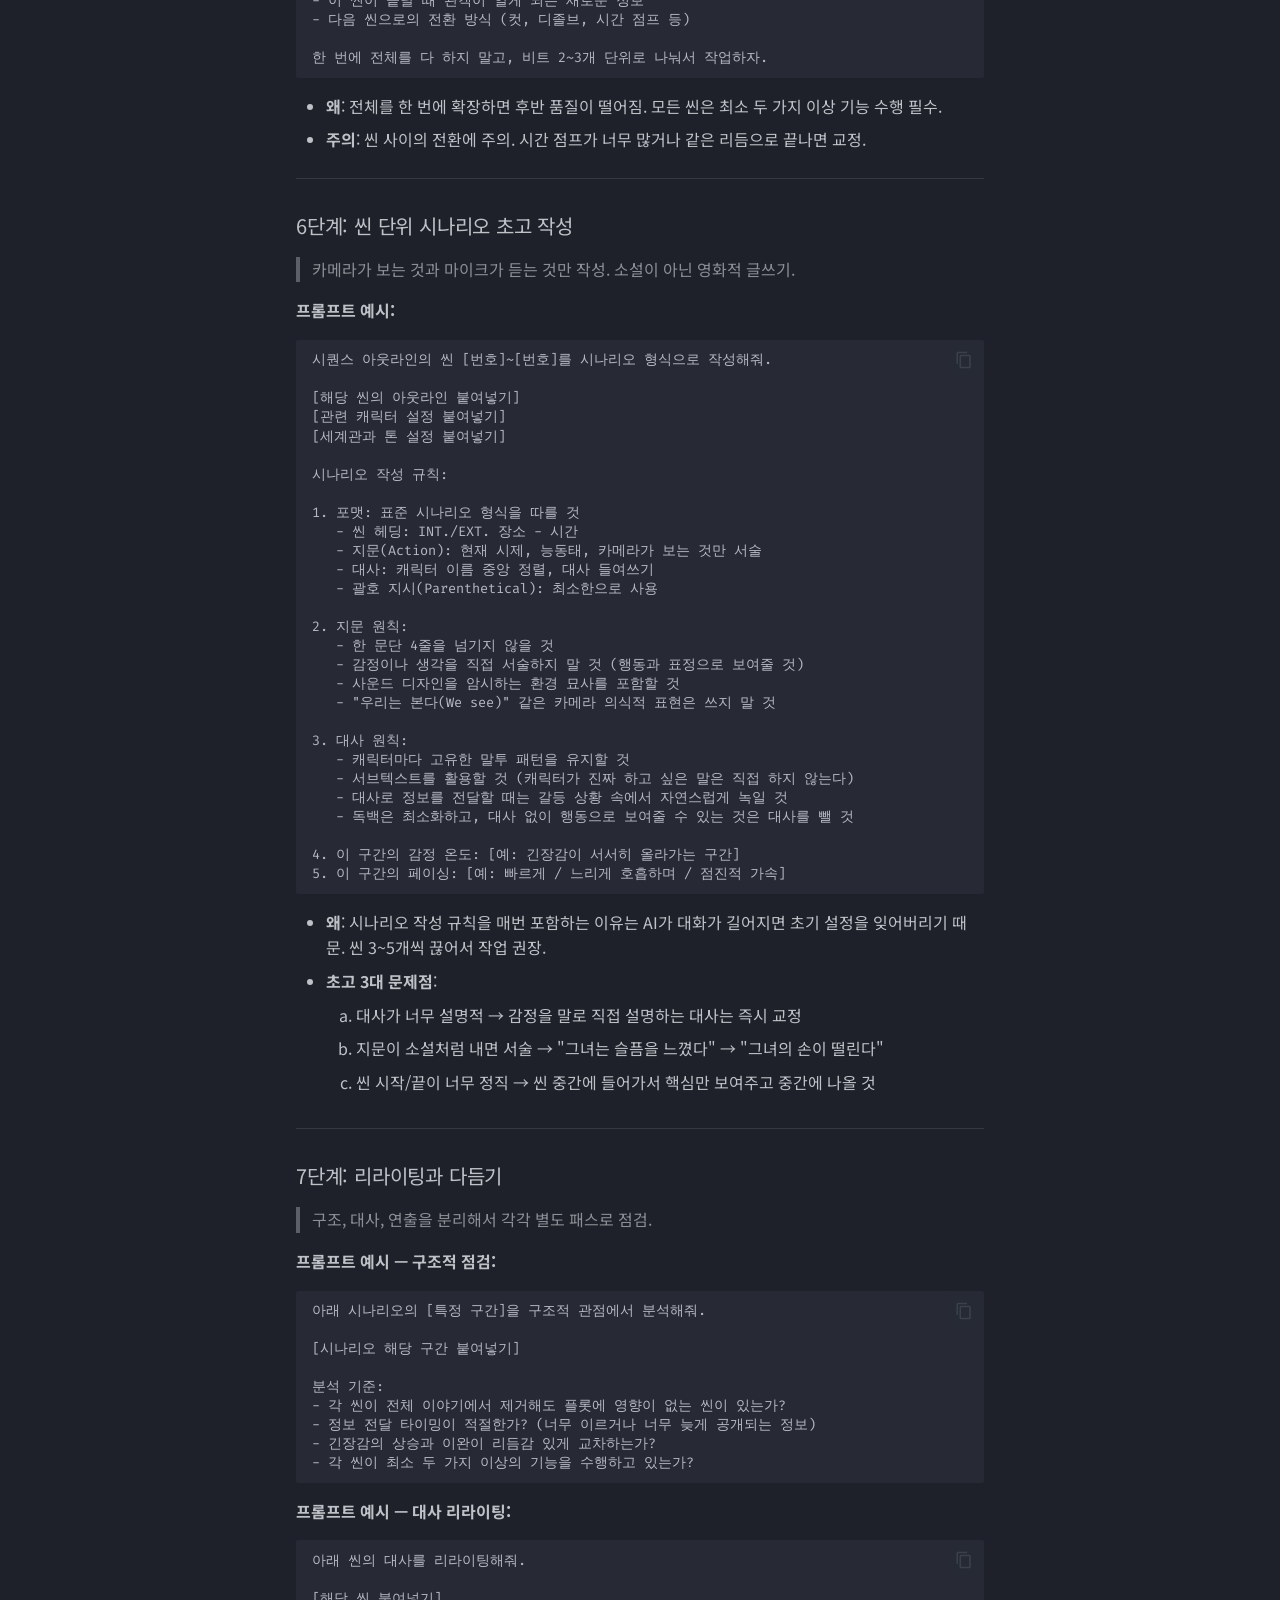
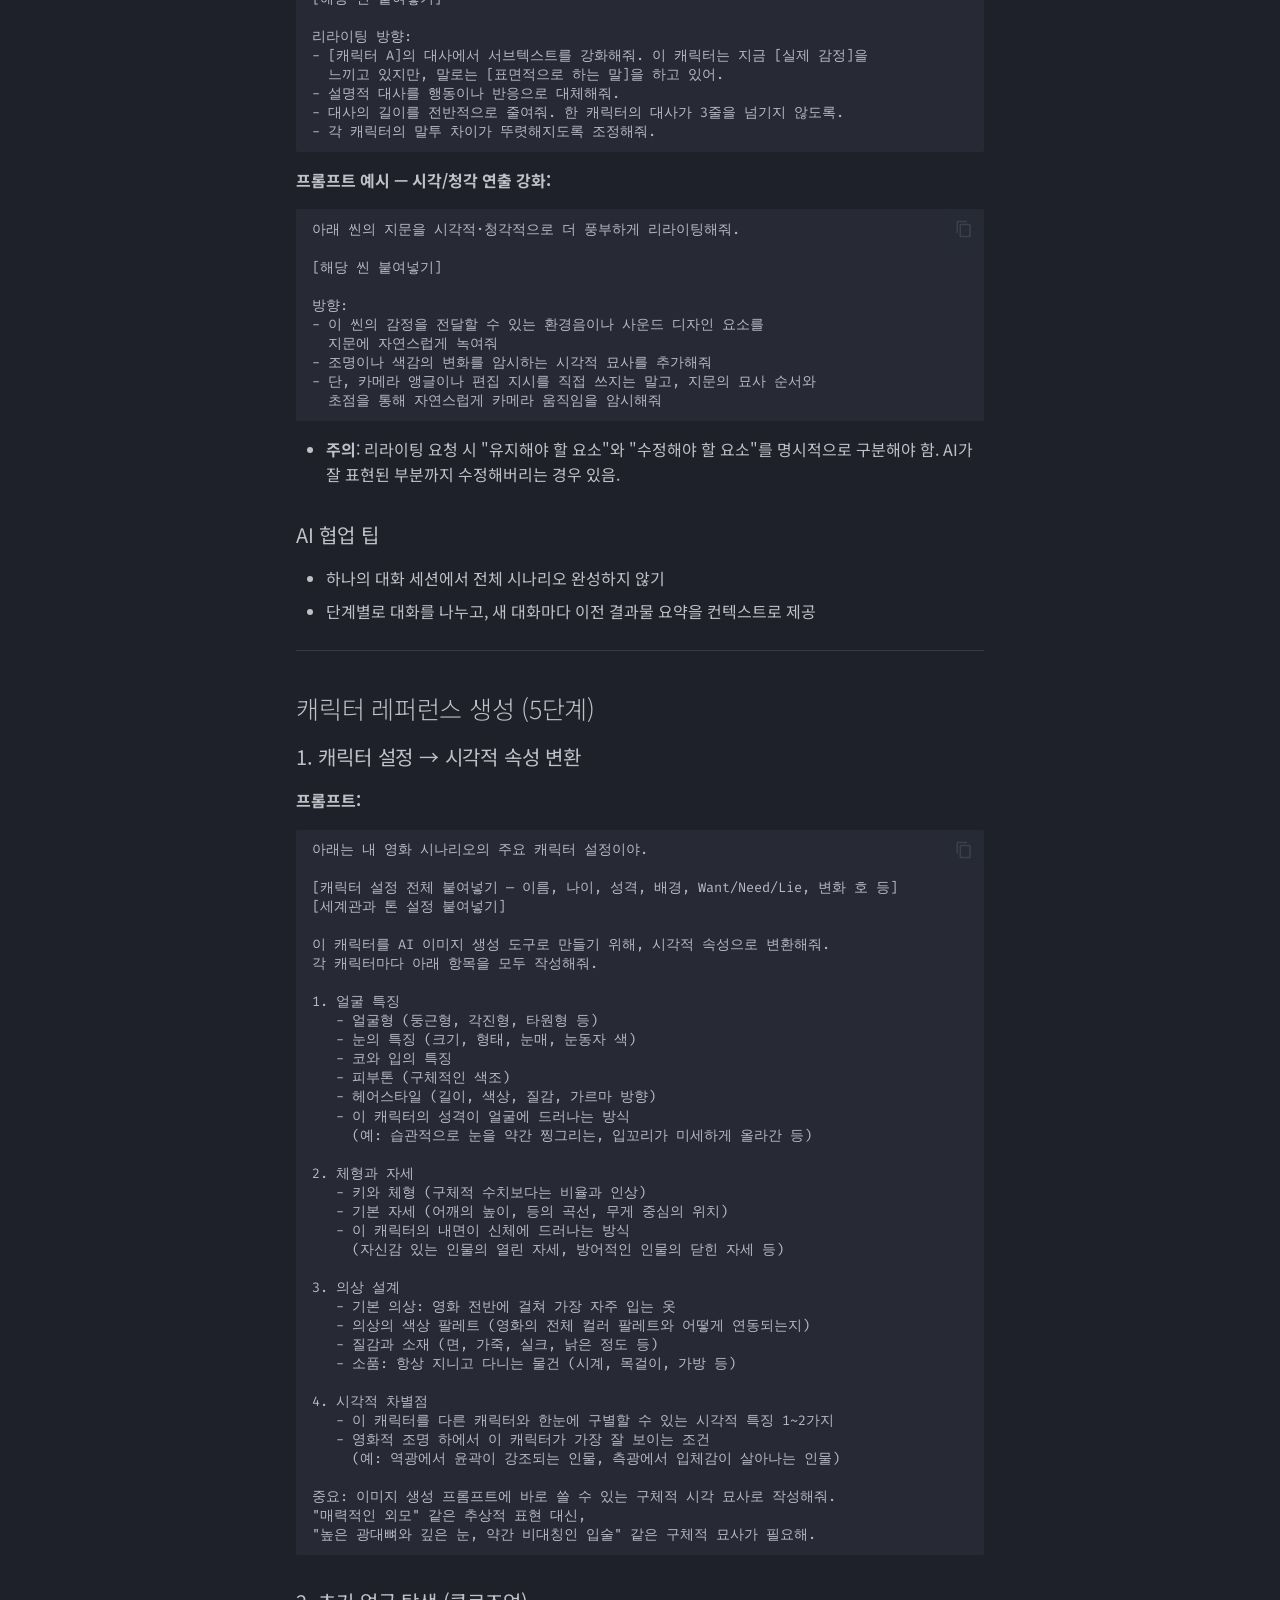
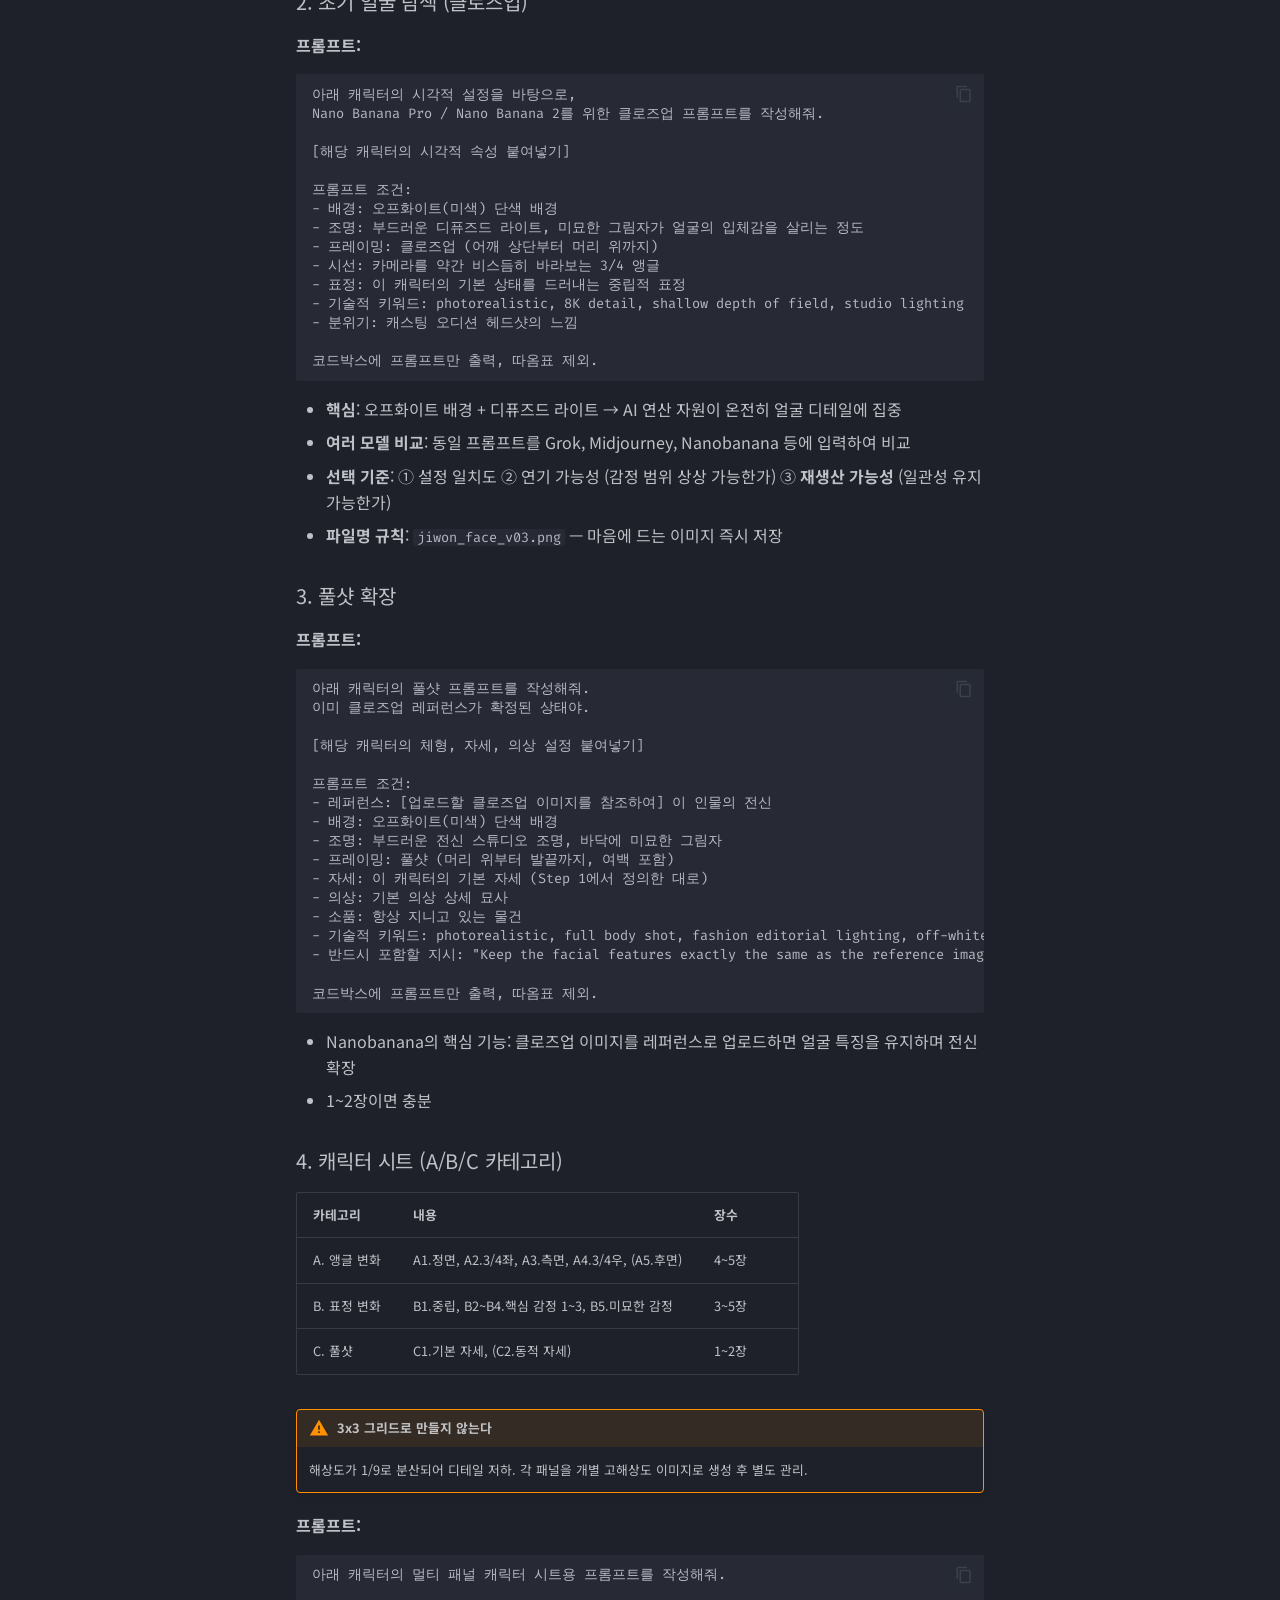
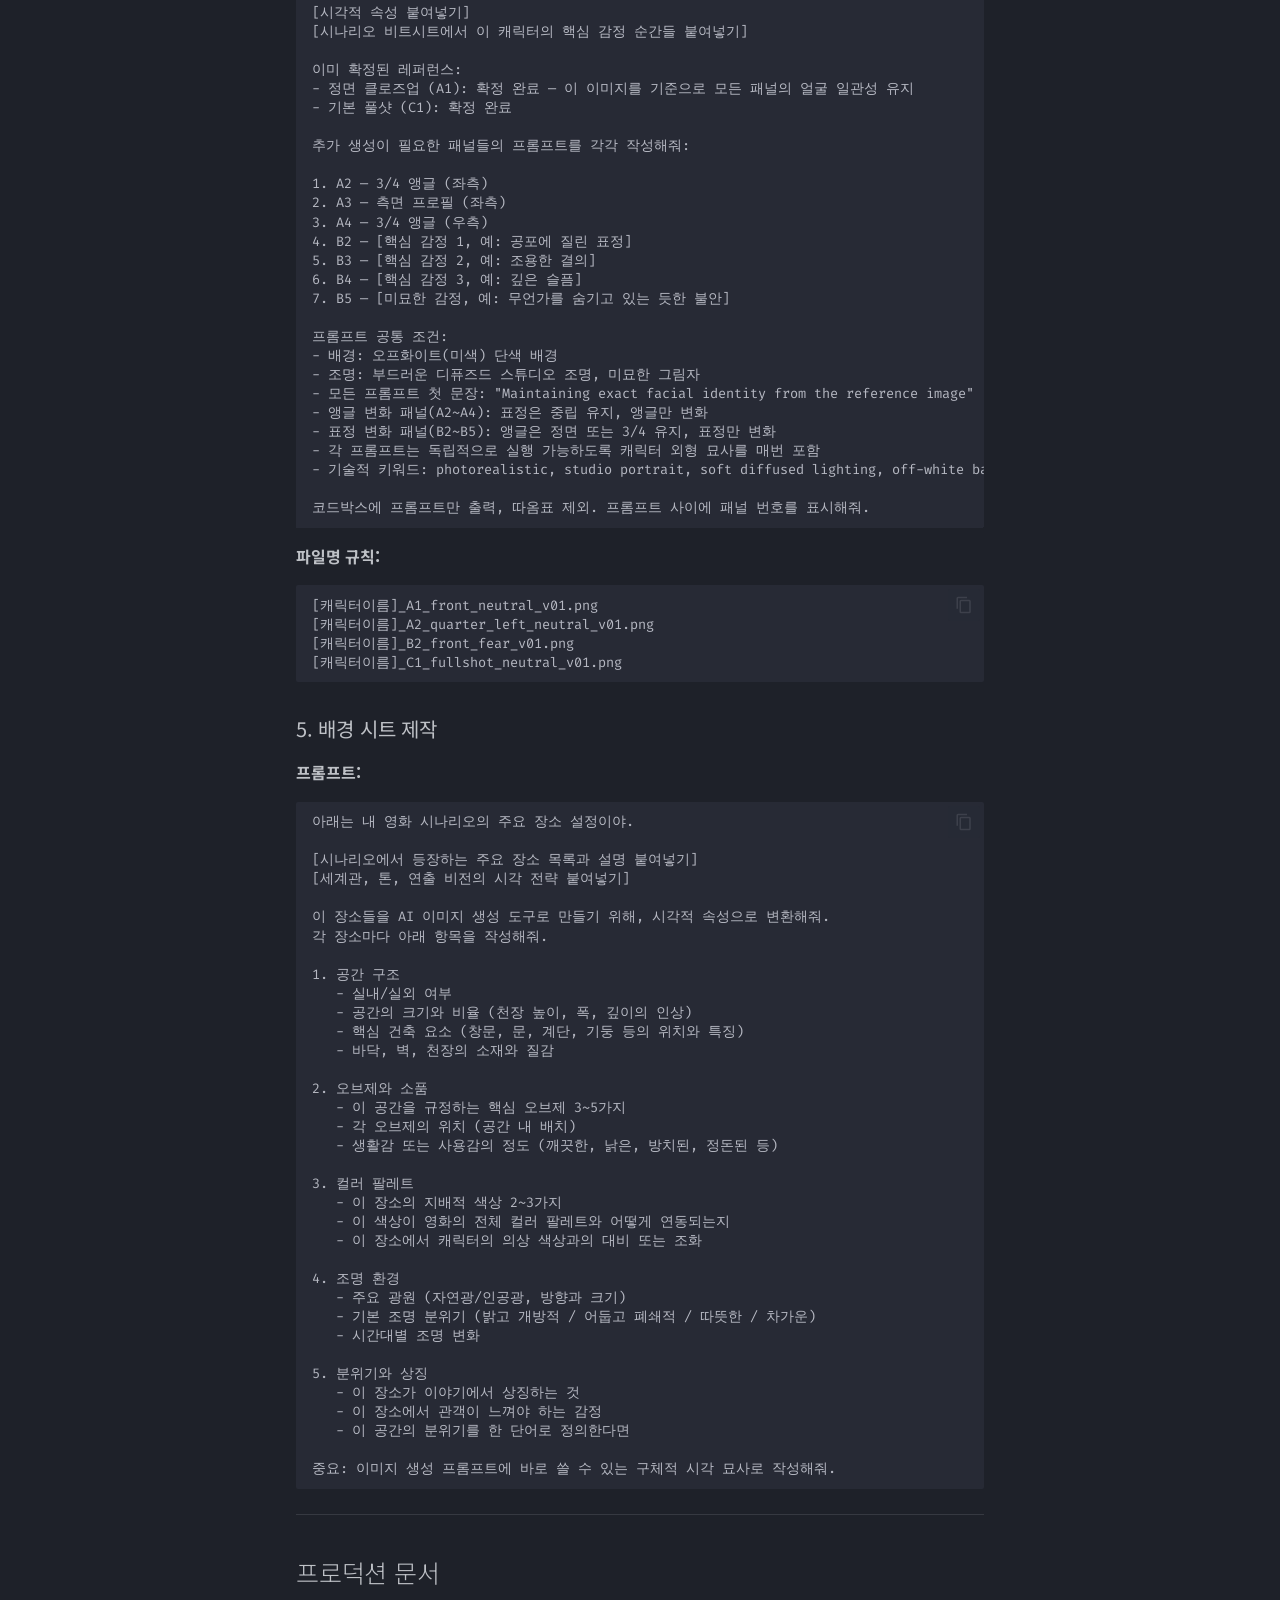
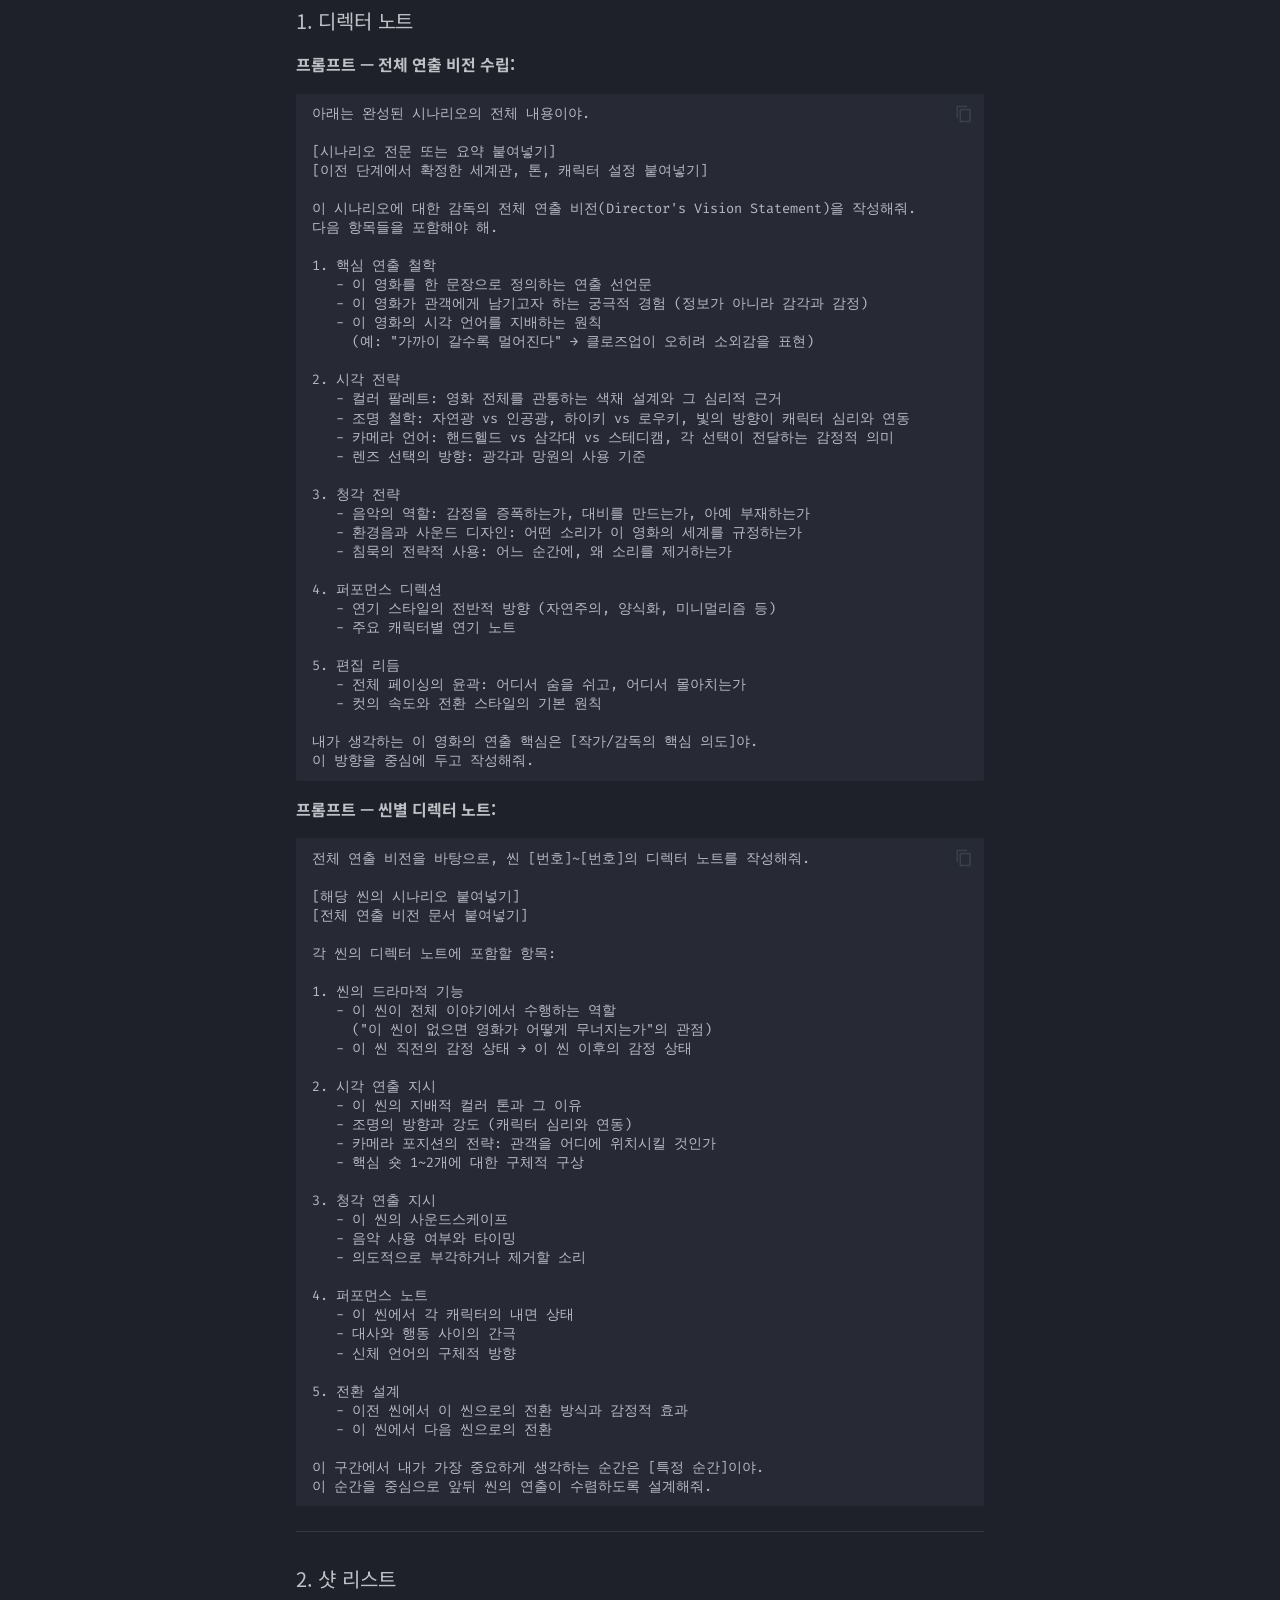
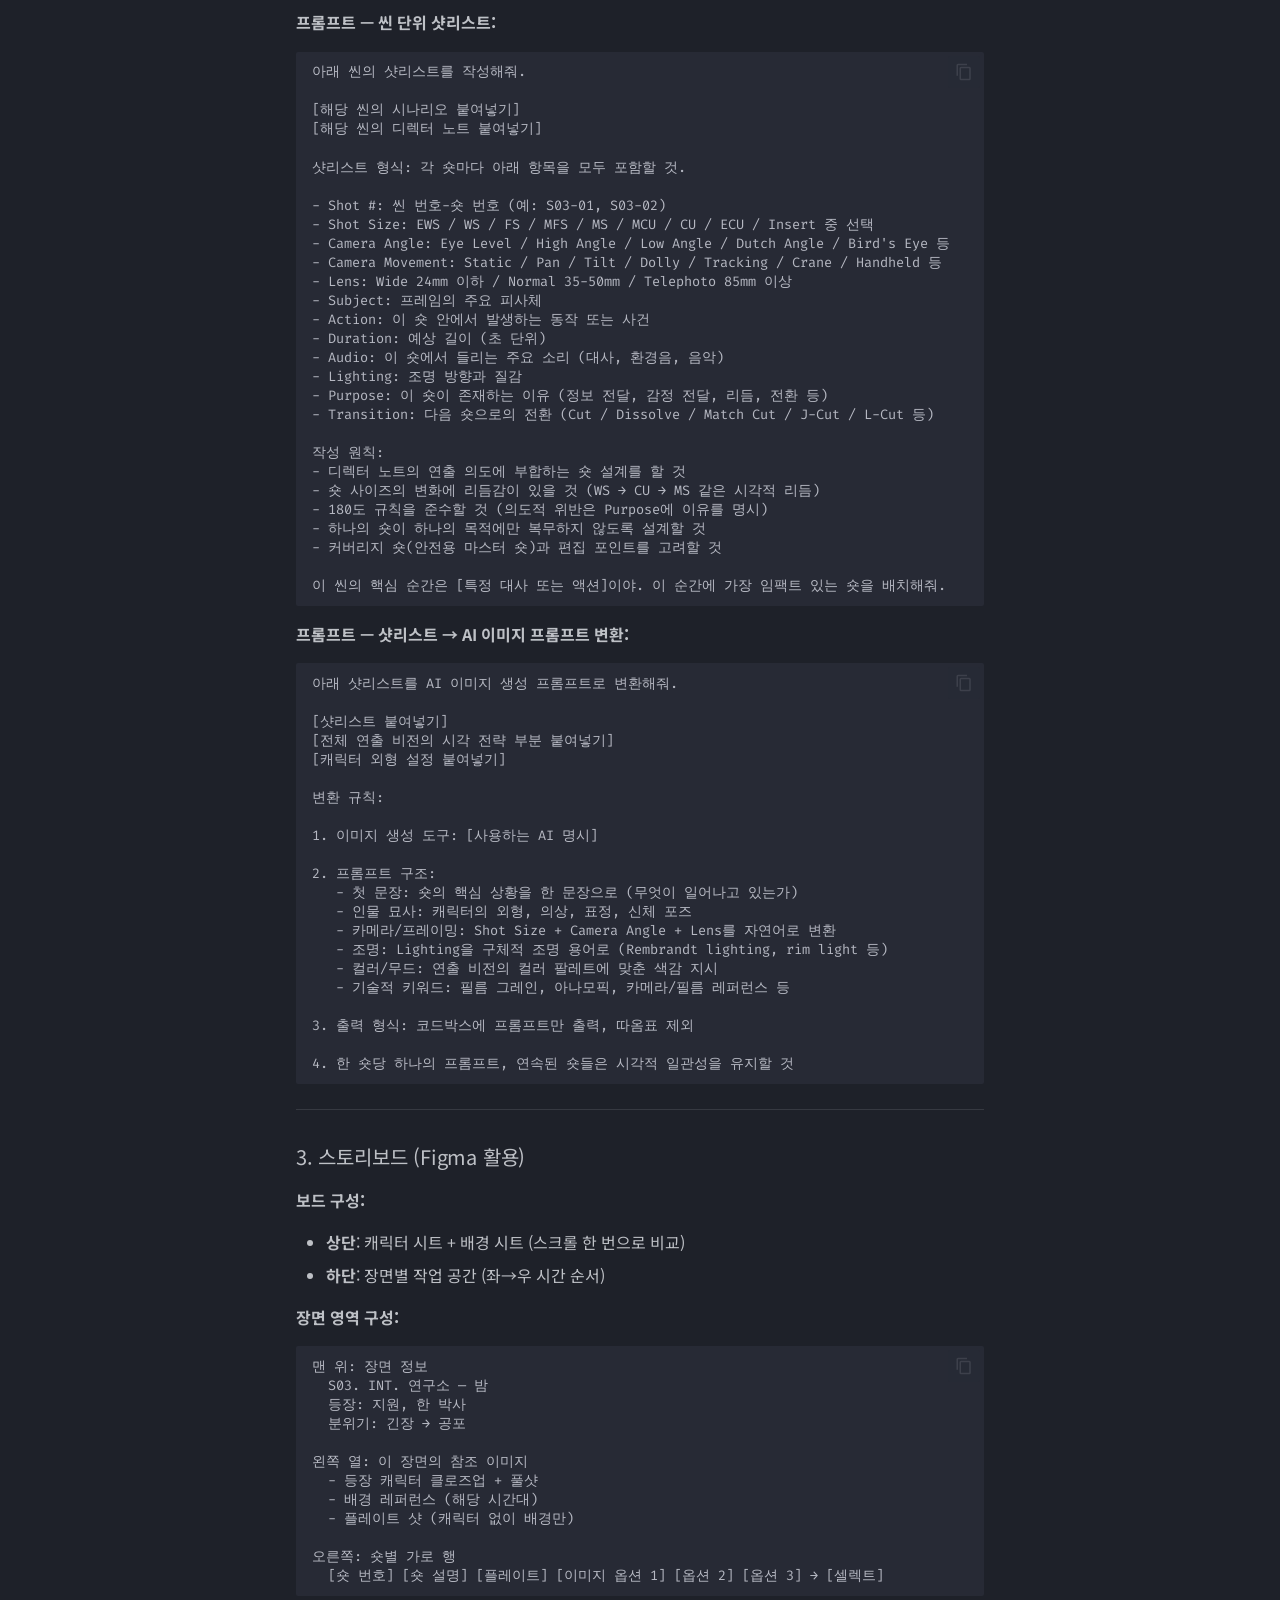
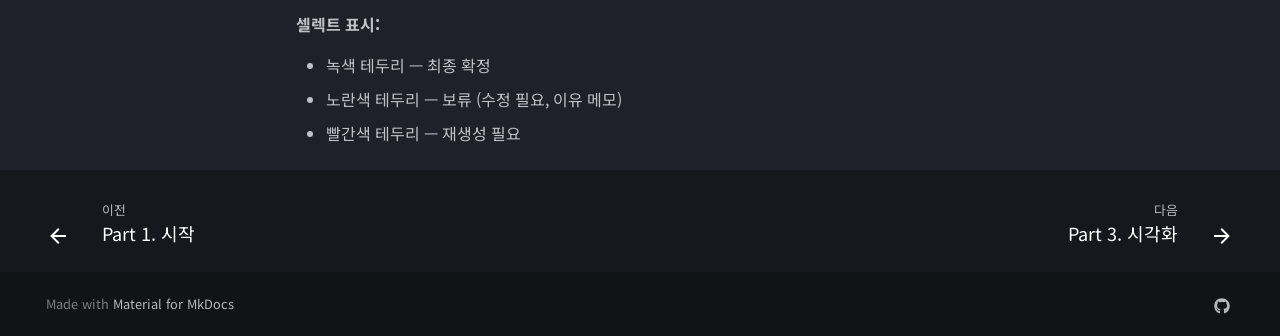
<file: part2-scenario/index.html>
<!doctype html>
<html lang="ko" class="no-js">
  <head>
    
      <meta charset="utf-8">
      <meta name="viewport" content="width=device-width,initial-scale=1">
      
        <meta name="description" content="율파파(darkcommis)의 AI 영화제 수상 워크플로우 정리">
      
      
        <meta name="author" content="Comad.J">
      
      
        <link rel="canonical" href="https://kinkos1234.github.io/VidGuide/part2-scenario/">
      
      
        <link rel="prev" href="../part1-start/">
      
      
        <link rel="next" href="../part3-visualization/">
      
      
        
      
      
      <link rel="icon" href="../assets/images/favicon.png">
      <meta name="generator" content="mkdocs-1.6.1, mkdocs-material-9.7.5">
    
    
      
        <title>Part 2. 시나리오 - AI 영화 제작 가이드 | VidGuide</title>
      
    
    
      <link rel="stylesheet" href="../assets/stylesheets/main.484c7ddc.min.css">
      
        
        <link rel="stylesheet" href="../assets/stylesheets/palette.ab4e12ef.min.css">
      
      


    
    
      
    
    
      
        
        
        <link rel="preconnect" href="https://fonts.gstatic.com" crossorigin>
        <link rel="stylesheet" href="https://fonts.googleapis.com/css?family=Noto+Sans+KR:300,300i,400,400i,700,700i%7CFira+Code:400,400i,700,700i&display=fallback">
        <style>:root{--md-text-font:"Noto Sans KR";--md-code-font:"Fira Code"}</style>
      
    
    
    <script>__md_scope=new URL("..",location),__md_hash=e=>[...e].reduce(((e,_)=>(e<<5)-e+_.charCodeAt(0)),0),__md_get=(e,_=localStorage,t=__md_scope)=>JSON.parse(_.getItem(t.pathname+"."+e)),__md_set=(e,_,t=localStorage,a=__md_scope)=>{try{t.setItem(a.pathname+"."+e,JSON.stringify(_))}catch(e){}}</script>
    
      

    
    
  </head>
  
  
    
    
      
    
    
    
    
    <body dir="ltr" data-md-color-scheme="slate" data-md-color-primary="deep-purple" data-md-color-accent="amber">
  
    
    <input class="md-toggle" data-md-toggle="drawer" type="checkbox" id="__drawer" autocomplete="off">
    <input class="md-toggle" data-md-toggle="search" type="checkbox" id="__search" autocomplete="off">
    <label class="md-overlay" for="__drawer"></label>
    <div data-md-component="skip">
      
        
        <a href="#part-2" class="md-skip">
          콘텐츠로 이동
        </a>
      
    </div>
    <div data-md-component="announce">
      
    </div>
    
    
      

<header class="md-header" data-md-component="header">
  <nav class="md-header__inner md-grid" aria-label="상단/헤더">
    <a href=".." title="AI 영화 제작 가이드 | VidGuide" class="md-header__button md-logo" aria-label="AI 영화 제작 가이드 | VidGuide" data-md-component="logo">
      
  
  <svg xmlns="http://www.w3.org/2000/svg" viewBox="0 0 24 24"><path d="m20.84 2.18-3.93.78 2.74 3.54 1.97-.4zm-6.87 1.36L12 3.93l2.75 3.53 1.96-.39zm-4.9.96-1.97.41 2.75 3.53 1.96-.39zm-4.91 1-.98.19a2 2 0 0 0-1.57 2.35L2 10l4.9-.97zM2 10v10a2 2 0 0 0 2 2h16c1.11 0 2-.89 2-2V10z"/></svg>

    </a>
    <label class="md-header__button md-icon" for="__drawer">
      
      <svg xmlns="http://www.w3.org/2000/svg" viewBox="0 0 24 24"><path d="M3 6h18v2H3zm0 5h18v2H3zm0 5h18v2H3z"/></svg>
    </label>
    <div class="md-header__title" data-md-component="header-title">
      <div class="md-header__ellipsis">
        <div class="md-header__topic">
          <span class="md-ellipsis">
            AI 영화 제작 가이드 | VidGuide
          </span>
        </div>
        <div class="md-header__topic" data-md-component="header-topic">
          <span class="md-ellipsis">
            
              Part 2. 시나리오
            
          </span>
        </div>
      </div>
    </div>
    
      
        <form class="md-header__option" data-md-component="palette">
  
    
    
    
    <input class="md-option" data-md-color-media="" data-md-color-scheme="slate" data-md-color-primary="deep-purple" data-md-color-accent="amber"  aria-label="라이트 모드로 전환"  type="radio" name="__palette" id="__palette_0">
    
      <label class="md-header__button md-icon" title="라이트 모드로 전환" for="__palette_1" hidden>
        <svg xmlns="http://www.w3.org/2000/svg" viewBox="0 0 24 24"><path d="M12 18c-.89 0-1.74-.2-2.5-.55C11.56 16.5 13 14.42 13 12s-1.44-4.5-3.5-5.45C10.26 6.2 11.11 6 12 6a6 6 0 0 1 6 6 6 6 0 0 1-6 6m8-9.31V4h-4.69L12 .69 8.69 4H4v4.69L.69 12 4 15.31V20h4.69L12 23.31 15.31 20H20v-4.69L23.31 12z"/></svg>
      </label>
    
  
    
    
    
    <input class="md-option" data-md-color-media="" data-md-color-scheme="default" data-md-color-primary="deep-purple" data-md-color-accent="amber"  aria-label="다크 모드로 전환"  type="radio" name="__palette" id="__palette_1">
    
      <label class="md-header__button md-icon" title="다크 모드로 전환" for="__palette_0" hidden>
        <svg xmlns="http://www.w3.org/2000/svg" viewBox="0 0 24 24"><path d="M12 8a4 4 0 0 0-4 4 4 4 0 0 0 4 4 4 4 0 0 0 4-4 4 4 0 0 0-4-4m0 10a6 6 0 0 1-6-6 6 6 0 0 1 6-6 6 6 0 0 1 6 6 6 6 0 0 1-6 6m8-9.31V4h-4.69L12 .69 8.69 4H4v4.69L.69 12 4 15.31V20h4.69L12 23.31 15.31 20H20v-4.69L23.31 12z"/></svg>
      </label>
    
  
</form>
      
    
    
      <script>var palette=__md_get("__palette");if(palette&&palette.color){if("(prefers-color-scheme)"===palette.color.media){var media=matchMedia("(prefers-color-scheme: light)"),input=document.querySelector(media.matches?"[data-md-color-media='(prefers-color-scheme: light)']":"[data-md-color-media='(prefers-color-scheme: dark)']");palette.color.media=input.getAttribute("data-md-color-media"),palette.color.scheme=input.getAttribute("data-md-color-scheme"),palette.color.primary=input.getAttribute("data-md-color-primary"),palette.color.accent=input.getAttribute("data-md-color-accent")}for(var[key,value]of Object.entries(palette.color))document.body.setAttribute("data-md-color-"+key,value)}</script>
    
    
    
      
      
        <label class="md-header__button md-icon" for="__search">
          
          <svg xmlns="http://www.w3.org/2000/svg" viewBox="0 0 24 24"><path d="M9.5 3A6.5 6.5 0 0 1 16 9.5c0 1.61-.59 3.09-1.56 4.23l.27.27h.79l5 5-1.5 1.5-5-5v-.79l-.27-.27A6.52 6.52 0 0 1 9.5 16 6.5 6.5 0 0 1 3 9.5 6.5 6.5 0 0 1 9.5 3m0 2C7 5 5 7 5 9.5S7 14 9.5 14 14 12 14 9.5 12 5 9.5 5"/></svg>
        </label>
        <div class="md-search" data-md-component="search" role="dialog">
  <label class="md-search__overlay" for="__search"></label>
  <div class="md-search__inner" role="search">
    <form class="md-search__form" name="search">
      <input type="text" class="md-search__input" name="query" aria-label="검색" placeholder="검색" autocapitalize="off" autocorrect="off" autocomplete="off" spellcheck="false" data-md-component="search-query" required>
      <label class="md-search__icon md-icon" for="__search">
        
        <svg xmlns="http://www.w3.org/2000/svg" viewBox="0 0 24 24"><path d="M9.5 3A6.5 6.5 0 0 1 16 9.5c0 1.61-.59 3.09-1.56 4.23l.27.27h.79l5 5-1.5 1.5-5-5v-.79l-.27-.27A6.52 6.52 0 0 1 9.5 16 6.5 6.5 0 0 1 3 9.5 6.5 6.5 0 0 1 9.5 3m0 2C7 5 5 7 5 9.5S7 14 9.5 14 14 12 14 9.5 12 5 9.5 5"/></svg>
        
        <svg xmlns="http://www.w3.org/2000/svg" viewBox="0 0 24 24"><path d="M20 11v2H8l5.5 5.5-1.42 1.42L4.16 12l7.92-7.92L13.5 5.5 8 11z"/></svg>
      </label>
      <nav class="md-search__options" aria-label="검색">
        
        <button type="reset" class="md-search__icon md-icon" title="지우기" aria-label="지우기" tabindex="-1">
          
          <svg xmlns="http://www.w3.org/2000/svg" viewBox="0 0 24 24"><path d="M19 6.41 17.59 5 12 10.59 6.41 5 5 6.41 10.59 12 5 17.59 6.41 19 12 13.41 17.59 19 19 17.59 13.41 12z"/></svg>
        </button>
      </nav>
      
        <div class="md-search__suggest" data-md-component="search-suggest"></div>
      
    </form>
    <div class="md-search__output">
      <div class="md-search__scrollwrap" tabindex="0" data-md-scrollfix>
        <div class="md-search-result" data-md-component="search-result">
          <div class="md-search-result__meta">
            검색 초기화
          </div>
          <ol class="md-search-result__list" role="presentation"></ol>
        </div>
      </div>
    </div>
  </div>
</div>
      
    
    
  </nav>
  
</header>
    
    <div class="md-container" data-md-component="container">
      
      
        
          
            
<nav class="md-tabs" aria-label="탭" data-md-component="tabs">
  <div class="md-grid">
    <ul class="md-tabs__list">
      
        
  
  
  
  
    <li class="md-tabs__item">
      <a href=".." class="md-tabs__link">
        
  
  
    
  
  Home

      </a>
    </li>
  

      
        
  
  
  
  
    <li class="md-tabs__item">
      <a href="../part0-preparation/" class="md-tabs__link">
        
  
  
    
  
  Part 0. 준비

      </a>
    </li>
  

      
        
  
  
  
  
    <li class="md-tabs__item">
      <a href="../part1-start/" class="md-tabs__link">
        
  
  
    
  
  Part 1. 시작

      </a>
    </li>
  

      
        
  
  
  
    
  
  
    <li class="md-tabs__item md-tabs__item--active">
      <a href="./" class="md-tabs__link">
        
  
  
    
  
  Part 2. 시나리오

      </a>
    </li>
  

      
        
  
  
  
  
    <li class="md-tabs__item">
      <a href="../part3-visualization/" class="md-tabs__link">
        
  
  
    
  
  Part 3. 시각화

      </a>
    </li>
  

      
        
  
  
  
  
    <li class="md-tabs__item">
      <a href="../part4-editing/" class="md-tabs__link">
        
  
  
    
  
  Part 4. 편집

      </a>
    </li>
  

      
        
  
  
  
  
    <li class="md-tabs__item">
      <a href="../part5-release/" class="md-tabs__link">
        
  
  
    
  
  Part 5. 개봉

      </a>
    </li>
  

      
    </ul>
  </div>
</nav>
          
        
      
      <main class="md-main" data-md-component="main">
        <div class="md-main__inner md-grid">
          
            
              
              <div class="md-sidebar md-sidebar--primary" data-md-component="sidebar" data-md-type="navigation" >
                <div class="md-sidebar__scrollwrap">
                  <div class="md-sidebar__inner">
                    


  


<nav class="md-nav md-nav--primary md-nav--lifted" aria-label="네비게이션" data-md-level="0">
  <label class="md-nav__title" for="__drawer">
    <a href=".." title="AI 영화 제작 가이드 | VidGuide" class="md-nav__button md-logo" aria-label="AI 영화 제작 가이드 | VidGuide" data-md-component="logo">
      
  
  <svg xmlns="http://www.w3.org/2000/svg" viewBox="0 0 24 24"><path d="m20.84 2.18-3.93.78 2.74 3.54 1.97-.4zm-6.87 1.36L12 3.93l2.75 3.53 1.96-.39zm-4.9.96-1.97.41 2.75 3.53 1.96-.39zm-4.91 1-.98.19a2 2 0 0 0-1.57 2.35L2 10l4.9-.97zM2 10v10a2 2 0 0 0 2 2h16c1.11 0 2-.89 2-2V10z"/></svg>

    </a>
    AI 영화 제작 가이드 | VidGuide
  </label>
  
  <ul class="md-nav__list" data-md-scrollfix>
    
      
      
  
  
  
  
    <li class="md-nav__item">
      <a href=".." class="md-nav__link">
        
  
  
  <span class="md-ellipsis">
    
  
    Home
  

    
  </span>
  
  

      </a>
    </li>
  

    
      
      
  
  
  
  
    <li class="md-nav__item">
      <a href="../part0-preparation/" class="md-nav__link">
        
  
  
  <span class="md-ellipsis">
    
  
    Part 0. 준비
  

    
  </span>
  
  

      </a>
    </li>
  

    
      
      
  
  
  
  
    <li class="md-nav__item">
      <a href="../part1-start/" class="md-nav__link">
        
  
  
  <span class="md-ellipsis">
    
  
    Part 1. 시작
  

    
  </span>
  
  

      </a>
    </li>
  

    
      
      
  
  
    
  
  
  
    <li class="md-nav__item md-nav__item--active">
      
      <input class="md-nav__toggle md-toggle" type="checkbox" id="__toc">
      
      
        
      
      
        <label class="md-nav__link md-nav__link--active" for="__toc">
          
  
  
  <span class="md-ellipsis">
    
  
    Part 2. 시나리오
  

    
  </span>
  
  

          <span class="md-nav__icon md-icon"></span>
        </label>
      
      <a href="./" class="md-nav__link md-nav__link--active">
        
  
  
  <span class="md-ellipsis">
    
  
    Part 2. 시나리오
  

    
  </span>
  
  

      </a>
      
        

<nav class="md-nav md-nav--secondary" aria-label="목차">
  
  
  
    
  
  
    <label class="md-nav__title" for="__toc">
      <span class="md-nav__icon md-icon"></span>
      목차
    </label>
    <ul class="md-nav__list" data-md-component="toc" data-md-scrollfix>
      
        <li class="md-nav__item">
  <a href="#6" class="md-nav__link">
    <span class="md-ellipsis">
      
        시나리오의 6단계 서사 구조
      
    </span>
  </a>
  
</li>
      
        <li class="md-nav__item">
  <a href="#7" class="md-nav__link">
    <span class="md-ellipsis">
      
        7단계 워크플로우: 시놉시스에서 시나리오까지
      
    </span>
  </a>
  
    <nav class="md-nav" aria-label="7단계 워크플로우: 시놉시스에서 시나리오까지">
      <ul class="md-nav__list">
        
          <li class="md-nav__item">
  <a href="#1" class="md-nav__link">
    <span class="md-ellipsis">
      
        1단계: 시놉시스 분석 및 핵심 요소 추출
      
    </span>
  </a>
  
</li>
        
          <li class="md-nav__item">
  <a href="#2" class="md-nav__link">
    <span class="md-ellipsis">
      
        2단계: 세계관과 톤 설정
      
    </span>
  </a>
  
</li>
        
          <li class="md-nav__item">
  <a href="#3" class="md-nav__link">
    <span class="md-ellipsis">
      
        3단계: 캐릭터 설계
      
    </span>
  </a>
  
</li>
        
          <li class="md-nav__item">
  <a href="#4-3" class="md-nav__link">
    <span class="md-ellipsis">
      
        4단계: 3막 구조 설계 (비트시트)
      
    </span>
  </a>
  
</li>
        
          <li class="md-nav__item">
  <a href="#5" class="md-nav__link">
    <span class="md-ellipsis">
      
        5단계: 시퀀스 아웃라인 확장
      
    </span>
  </a>
  
</li>
        
          <li class="md-nav__item">
  <a href="#6_1" class="md-nav__link">
    <span class="md-ellipsis">
      
        6단계: 씬 단위 시나리오 초고 작성
      
    </span>
  </a>
  
</li>
        
          <li class="md-nav__item">
  <a href="#7_1" class="md-nav__link">
    <span class="md-ellipsis">
      
        7단계: 리라이팅과 다듬기
      
    </span>
  </a>
  
</li>
        
          <li class="md-nav__item">
  <a href="#ai" class="md-nav__link">
    <span class="md-ellipsis">
      
        AI 협업 팁
      
    </span>
  </a>
  
</li>
        
      </ul>
    </nav>
  
</li>
      
        <li class="md-nav__item">
  <a href="#5_1" class="md-nav__link">
    <span class="md-ellipsis">
      
        캐릭터 레퍼런스 생성 (5단계)
      
    </span>
  </a>
  
    <nav class="md-nav" aria-label="캐릭터 레퍼런스 생성 (5단계)">
      <ul class="md-nav__list">
        
          <li class="md-nav__item">
  <a href="#1_1" class="md-nav__link">
    <span class="md-ellipsis">
      
        1. 캐릭터 설정 → 시각적 속성 변환
      
    </span>
  </a>
  
</li>
        
          <li class="md-nav__item">
  <a href="#2_1" class="md-nav__link">
    <span class="md-ellipsis">
      
        2. 초기 얼굴 탐색 (클로즈업)
      
    </span>
  </a>
  
</li>
        
          <li class="md-nav__item">
  <a href="#3_1" class="md-nav__link">
    <span class="md-ellipsis">
      
        3. 풀샷 확장
      
    </span>
  </a>
  
</li>
        
          <li class="md-nav__item">
  <a href="#4-abc" class="md-nav__link">
    <span class="md-ellipsis">
      
        4. 캐릭터 시트 (A/B/C 카테고리)
      
    </span>
  </a>
  
</li>
        
          <li class="md-nav__item">
  <a href="#5_2" class="md-nav__link">
    <span class="md-ellipsis">
      
        5. 배경 시트 제작
      
    </span>
  </a>
  
</li>
        
      </ul>
    </nav>
  
</li>
      
        <li class="md-nav__item">
  <a href="#_1" class="md-nav__link">
    <span class="md-ellipsis">
      
        프로덕션 문서
      
    </span>
  </a>
  
    <nav class="md-nav" aria-label="프로덕션 문서">
      <ul class="md-nav__list">
        
          <li class="md-nav__item">
  <a href="#1_2" class="md-nav__link">
    <span class="md-ellipsis">
      
        1. 디렉터 노트
      
    </span>
  </a>
  
</li>
        
          <li class="md-nav__item">
  <a href="#2_2" class="md-nav__link">
    <span class="md-ellipsis">
      
        2. 샷 리스트
      
    </span>
  </a>
  
</li>
        
          <li class="md-nav__item">
  <a href="#3-figma" class="md-nav__link">
    <span class="md-ellipsis">
      
        3. 스토리보드 (Figma 활용)
      
    </span>
  </a>
  
</li>
        
      </ul>
    </nav>
  
</li>
      
    </ul>
  
</nav>
      
    </li>
  

    
      
      
  
  
  
  
    <li class="md-nav__item">
      <a href="../part3-visualization/" class="md-nav__link">
        
  
  
  <span class="md-ellipsis">
    
  
    Part 3. 시각화
  

    
  </span>
  
  

      </a>
    </li>
  

    
      
      
  
  
  
  
    <li class="md-nav__item">
      <a href="../part4-editing/" class="md-nav__link">
        
  
  
  <span class="md-ellipsis">
    
  
    Part 4. 편집
  

    
  </span>
  
  

      </a>
    </li>
  

    
      
      
  
  
  
  
    <li class="md-nav__item">
      <a href="../part5-release/" class="md-nav__link">
        
  
  
  <span class="md-ellipsis">
    
  
    Part 5. 개봉
  

    
  </span>
  
  

      </a>
    </li>
  

    
  </ul>
</nav>
                  </div>
                </div>
              </div>
            
            
              
              <div class="md-sidebar md-sidebar--secondary" data-md-component="sidebar" data-md-type="toc" >
                <div class="md-sidebar__scrollwrap">
                  <div class="md-sidebar__inner">
                    

<nav class="md-nav md-nav--secondary" aria-label="목차">
  
  
  
    
  
  
    <label class="md-nav__title" for="__toc">
      <span class="md-nav__icon md-icon"></span>
      목차
    </label>
    <ul class="md-nav__list" data-md-component="toc" data-md-scrollfix>
      
        <li class="md-nav__item">
  <a href="#6" class="md-nav__link">
    <span class="md-ellipsis">
      
        시나리오의 6단계 서사 구조
      
    </span>
  </a>
  
</li>
      
        <li class="md-nav__item">
  <a href="#7" class="md-nav__link">
    <span class="md-ellipsis">
      
        7단계 워크플로우: 시놉시스에서 시나리오까지
      
    </span>
  </a>
  
    <nav class="md-nav" aria-label="7단계 워크플로우: 시놉시스에서 시나리오까지">
      <ul class="md-nav__list">
        
          <li class="md-nav__item">
  <a href="#1" class="md-nav__link">
    <span class="md-ellipsis">
      
        1단계: 시놉시스 분석 및 핵심 요소 추출
      
    </span>
  </a>
  
</li>
        
          <li class="md-nav__item">
  <a href="#2" class="md-nav__link">
    <span class="md-ellipsis">
      
        2단계: 세계관과 톤 설정
      
    </span>
  </a>
  
</li>
        
          <li class="md-nav__item">
  <a href="#3" class="md-nav__link">
    <span class="md-ellipsis">
      
        3단계: 캐릭터 설계
      
    </span>
  </a>
  
</li>
        
          <li class="md-nav__item">
  <a href="#4-3" class="md-nav__link">
    <span class="md-ellipsis">
      
        4단계: 3막 구조 설계 (비트시트)
      
    </span>
  </a>
  
</li>
        
          <li class="md-nav__item">
  <a href="#5" class="md-nav__link">
    <span class="md-ellipsis">
      
        5단계: 시퀀스 아웃라인 확장
      
    </span>
  </a>
  
</li>
        
          <li class="md-nav__item">
  <a href="#6_1" class="md-nav__link">
    <span class="md-ellipsis">
      
        6단계: 씬 단위 시나리오 초고 작성
      
    </span>
  </a>
  
</li>
        
          <li class="md-nav__item">
  <a href="#7_1" class="md-nav__link">
    <span class="md-ellipsis">
      
        7단계: 리라이팅과 다듬기
      
    </span>
  </a>
  
</li>
        
          <li class="md-nav__item">
  <a href="#ai" class="md-nav__link">
    <span class="md-ellipsis">
      
        AI 협업 팁
      
    </span>
  </a>
  
</li>
        
      </ul>
    </nav>
  
</li>
      
        <li class="md-nav__item">
  <a href="#5_1" class="md-nav__link">
    <span class="md-ellipsis">
      
        캐릭터 레퍼런스 생성 (5단계)
      
    </span>
  </a>
  
    <nav class="md-nav" aria-label="캐릭터 레퍼런스 생성 (5단계)">
      <ul class="md-nav__list">
        
          <li class="md-nav__item">
  <a href="#1_1" class="md-nav__link">
    <span class="md-ellipsis">
      
        1. 캐릭터 설정 → 시각적 속성 변환
      
    </span>
  </a>
  
</li>
        
          <li class="md-nav__item">
  <a href="#2_1" class="md-nav__link">
    <span class="md-ellipsis">
      
        2. 초기 얼굴 탐색 (클로즈업)
      
    </span>
  </a>
  
</li>
        
          <li class="md-nav__item">
  <a href="#3_1" class="md-nav__link">
    <span class="md-ellipsis">
      
        3. 풀샷 확장
      
    </span>
  </a>
  
</li>
        
          <li class="md-nav__item">
  <a href="#4-abc" class="md-nav__link">
    <span class="md-ellipsis">
      
        4. 캐릭터 시트 (A/B/C 카테고리)
      
    </span>
  </a>
  
</li>
        
          <li class="md-nav__item">
  <a href="#5_2" class="md-nav__link">
    <span class="md-ellipsis">
      
        5. 배경 시트 제작
      
    </span>
  </a>
  
</li>
        
      </ul>
    </nav>
  
</li>
      
        <li class="md-nav__item">
  <a href="#_1" class="md-nav__link">
    <span class="md-ellipsis">
      
        프로덕션 문서
      
    </span>
  </a>
  
    <nav class="md-nav" aria-label="프로덕션 문서">
      <ul class="md-nav__list">
        
          <li class="md-nav__item">
  <a href="#1_2" class="md-nav__link">
    <span class="md-ellipsis">
      
        1. 디렉터 노트
      
    </span>
  </a>
  
</li>
        
          <li class="md-nav__item">
  <a href="#2_2" class="md-nav__link">
    <span class="md-ellipsis">
      
        2. 샷 리스트
      
    </span>
  </a>
  
</li>
        
          <li class="md-nav__item">
  <a href="#3-figma" class="md-nav__link">
    <span class="md-ellipsis">
      
        3. 스토리보드 (Figma 활용)
      
    </span>
  </a>
  
</li>
        
      </ul>
    </nav>
  
</li>
      
    </ul>
  
</nav>
                  </div>
                </div>
              </div>
            
          
          
            <div class="md-content" data-md-component="content">
              
              <article class="md-content__inner md-typeset">
                
                  



<h1 id="part-2">Part 2. 시나리오 작성<a class="headerlink" href="#part-2" title="Permanent link">&para;</a></h1>
<h2 id="6">시나리오의 6단계 서사 구조<a class="headerlink" href="#6" title="Permanent link">&para;</a></h2>
<div class="highlight"><pre><span></span><code><a id="__codelineno-0-1" name="__codelineno-0-1" href="#__codelineno-0-1"></a>도입(Setup) → 사건 촉발(Inciting Incident) → 점진적 갈등(Rising Action)
<a id="__codelineno-0-2" name="__codelineno-0-2" href="#__codelineno-0-2"></a>→ 위기(Crisis) → 절정(Climax) → 결말(Resolution)
</code></pre></div>
<h2 id="7">7단계 워크플로우: 시놉시스에서 시나리오까지<a class="headerlink" href="#7" title="Permanent link">&para;</a></h2>
<hr />
<h3 id="1">1단계: 시놉시스 분석 및 핵심 요소 추출<a class="headerlink" href="#1" title="Permanent link">&para;</a></h3>
<blockquote>
<p>시놉시스를 해부하여 이야기의 뼈대가 될 핵심 요소들을 식별. 여기서 추출한 요소들이 이후 모든 단계의 기준점.</p>
</blockquote>
<p><strong>프롬프트 예시:</strong></p>
<div class="highlight"><pre><span></span><code><a id="__codelineno-1-1" name="__codelineno-1-1" href="#__codelineno-1-1"></a>다음은 내가 구상 중인 영화의 짧은 시놉시스야.
<a id="__codelineno-1-2" name="__codelineno-1-2" href="#__codelineno-1-2"></a>
<a id="__codelineno-1-3" name="__codelineno-1-3" href="#__codelineno-1-3"></a>[시놉시스 전문을 여기에 붙여넣기]
<a id="__codelineno-1-4" name="__codelineno-1-4" href="#__codelineno-1-4"></a>
<a id="__codelineno-1-5" name="__codelineno-1-5" href="#__codelineno-1-5"></a>이 시놉시스를 분석해서 아래 항목들을 추출해줘.
<a id="__codelineno-1-6" name="__codelineno-1-6" href="#__codelineno-1-6"></a>
<a id="__codelineno-1-7" name="__codelineno-1-7" href="#__codelineno-1-7"></a>- 중심 갈등 (주인공이 원하는 것 vs 방해하는 것)
<a id="__codelineno-1-8" name="__codelineno-1-8" href="#__codelineno-1-8"></a>- 주제 의식 (이 이야기가 궁극적으로 말하고자 하는 것)
<a id="__codelineno-1-9" name="__codelineno-1-9" href="#__codelineno-1-9"></a>- 장르적 기대 (관객이 이 장르에서 기대하는 관습적 요소)
<a id="__codelineno-1-10" name="__codelineno-1-10" href="#__codelineno-1-10"></a>- 감정 곡선의 방향 (시작과 끝에서 관객이 느낄 감정의 변화)
<a id="__codelineno-1-11" name="__codelineno-1-11" href="#__codelineno-1-11"></a>- 현재 시놉시스에서 빠져 있거나 모호한 부분
</code></pre></div>
<ul>
<li><strong>왜</strong>: "시놉시스를 발전시켜줘"라고 하면 AI가 자기 마음대로 써버림. 핵심 요소를 먼저 추출하면 기준선 확보.</li>
<li><strong>주의</strong>: "주제 의식"은 작가 본인만 정할 수 있는 영역. AI 분석은 참고자료일 뿐.</li>
</ul>
<hr />
<h3 id="2">2단계: 세계관과 톤 설정<a class="headerlink" href="#2" title="Permanent link">&para;</a></h3>
<blockquote>
<p>이야기가 존재하는 세계의 규칙과 영화의 전반적인 분위기를 확정.</p>
</blockquote>
<p><strong>프롬프트 예시:</strong></p>
<div class="highlight"><pre><span></span><code><a id="__codelineno-2-1" name="__codelineno-2-1" href="#__codelineno-2-1"></a>1단계에서 정리한 핵심 요소를 바탕으로, 이 영화의 세계관과 톤을 설계해줘.
<a id="__codelineno-2-2" name="__codelineno-2-2" href="#__codelineno-2-2"></a>
<a id="__codelineno-2-3" name="__codelineno-2-3" href="#__codelineno-2-3"></a>[1단계 정리 내용 붙여넣기]
<a id="__codelineno-2-4" name="__codelineno-2-4" href="#__codelineno-2-4"></a>
<a id="__codelineno-2-5" name="__codelineno-2-5" href="#__codelineno-2-5"></a>다음 항목들을 구체적으로 설정해줘.
<a id="__codelineno-2-6" name="__codelineno-2-6" href="#__codelineno-2-6"></a>
<a id="__codelineno-2-7" name="__codelineno-2-7" href="#__codelineno-2-7"></a>- 시간적 배경: 구체적 연도 또는 시대, 계절, 하루 중 주요 시간대
<a id="__codelineno-2-8" name="__codelineno-2-8" href="#__codelineno-2-8"></a>- 공간적 배경: 도시/시골, 실내/실외 비율, 핵심 장소 3~5곳과 각 장소의 상징적 의미
<a id="__codelineno-2-9" name="__codelineno-2-9" href="#__codelineno-2-9"></a>- 세계의 규칙: 이 세계에서만 통하는 특수한 규칙이나 설정 (SF/판타지의 경우 필수)
<a id="__codelineno-2-10" name="__codelineno-2-10" href="#__codelineno-2-10"></a>- 톤: 레퍼런스 영화 2~3편과 함께 이 영화만의 고유한 톤을 한 문장으로 정의
<a id="__codelineno-2-11" name="__codelineno-2-11" href="#__codelineno-2-11"></a>- 시각적 키워드: 색감, 조명 스타일, 카메라 움직임의 전반적 방향
<a id="__codelineno-2-12" name="__codelineno-2-12" href="#__codelineno-2-12"></a>- 청각적 키워드: 음악 장르, 환경음의 역할, 침묵의 활용 방식
<a id="__codelineno-2-13" name="__codelineno-2-13" href="#__codelineno-2-13"></a>
<a id="__codelineno-2-14" name="__codelineno-2-14" href="#__codelineno-2-14"></a>내가 생각하는 톤의 방향은 [작가의 톤 방향]이야. 이 방향을 기준으로 구체화해줘.
</code></pre></div>
<ul>
<li><strong>왜</strong>: 톤이 불명확하면 장면마다 분위기가 흔들림.</li>
<li><strong>주의</strong>: 레퍼런스 영화는 장르가 아니라 톤과 분위기가 유사한 것을 선택 (블레이드 러너 ≠ 인터스텔라)</li>
</ul>
<hr />
<h3 id="3">3단계: 캐릭터 설계<a class="headerlink" href="#3" title="Permanent link">&para;</a></h3>
<blockquote>
<p>주요 인물들의 내면 구조를 설계. 이후 행동과 대사가 캐릭터 본질에서 자연스럽게 흘러나오도록.</p>
</blockquote>
<p><strong>프롬프트 예시:</strong></p>
<div class="highlight"><pre><span></span><code><a id="__codelineno-3-1" name="__codelineno-3-1" href="#__codelineno-3-1"></a>이 영화의 주요 캐릭터들을 설계해줘. 각 캐릭터에 대해 아래 항목을 모두 작성해줘.
<a id="__codelineno-3-2" name="__codelineno-3-2" href="#__codelineno-3-2"></a>
<a id="__codelineno-3-3" name="__codelineno-3-3" href="#__codelineno-3-3"></a>[1단계, 2단계 정리 내용 붙여넣기]
<a id="__codelineno-3-4" name="__codelineno-3-4" href="#__codelineno-3-4"></a>
<a id="__codelineno-3-5" name="__codelineno-3-5" href="#__codelineno-3-5"></a>각 캐릭터별 설계 항목:
<a id="__codelineno-3-6" name="__codelineno-3-6" href="#__codelineno-3-6"></a>
<a id="__codelineno-3-7" name="__codelineno-3-7" href="#__codelineno-3-7"></a>- 이름, 나이, 외형적 특징 (촬영 시 시각적으로 구별 가능한 요소)
<a id="__codelineno-3-8" name="__codelineno-3-8" href="#__codelineno-3-8"></a>- 표면적 욕망 (Want): 이 캐릭터가 의식적으로 추구하는 것
<a id="__codelineno-3-9" name="__codelineno-3-9" href="#__codelineno-3-9"></a>- 내면적 필요 (Need): 이 캐릭터가 진짜로 필요하지만 자각하지 못하는 것
<a id="__codelineno-3-10" name="__codelineno-3-10" href="#__codelineno-3-10"></a>- 거짓 믿음 (Lie): 이 캐릭터가 이야기 시작 시점에 믿고 있는 잘못된 신념
<a id="__codelineno-3-11" name="__codelineno-3-11" href="#__codelineno-3-11"></a>- 상처 (Wound): 거짓 믿음을 형성하게 만든 과거의 경험
<a id="__codelineno-3-12" name="__codelineno-3-12" href="#__codelineno-3-12"></a>- 변화 호 (Arc): 이야기를 통해 이 캐릭터가 어떻게 변하는지 (또는 변하지 않는지)
<a id="__codelineno-3-13" name="__codelineno-3-13" href="#__codelineno-3-13"></a>- 말투와 언어 습관: 다른 캐릭터와 구별되는 대사 스타일
<a id="__codelineno-3-14" name="__codelineno-3-14" href="#__codelineno-3-14"></a>- 다른 캐릭터와의 관계 역학
<a id="__codelineno-3-15" name="__codelineno-3-15" href="#__codelineno-3-15"></a>
<a id="__codelineno-3-16" name="__codelineno-3-16" href="#__codelineno-3-16"></a>주인공은 [간단한 주인공 설명]이고, 이 캐릭터의 핵심은 [작가가 생각하는 캐릭터 핵심]이야.
</code></pre></div>
<ul>
<li><strong>왜</strong>: Want → Need 깨달음이 이야기의 뼈대. Lie/Wound가 캐릭터의 모든 선택과 반응의 근원.</li>
<li><strong>주의</strong>: AI는 모든 캐릭터를 완성시키려 함 → 변하지 않거나 추락하는 캐릭터도 필요.</li>
</ul>
<hr />
<h3 id="4-3">4단계: 3막 구조 설계 (비트시트)<a class="headerlink" href="#4-3" title="Permanent link">&para;</a></h3>
<blockquote>
<p>Save the Cat 비트시트 기반으로 시놉시스를 영화적 구조로 변환.</p>
</blockquote>
<p><strong>프롬프트 예시:</strong></p>
<div class="highlight"><pre><span></span><code><a id="__codelineno-4-1" name="__codelineno-4-1" href="#__codelineno-4-1"></a>지금까지 정리한 세계관, 톤, 캐릭터를 바탕으로 이 영화의 비트시트를 작성해줘.
<a id="__codelineno-4-2" name="__codelineno-4-2" href="#__codelineno-4-2"></a>
<a id="__codelineno-4-3" name="__codelineno-4-3" href="#__codelineno-4-3"></a>[1~3단계 정리 내용 전체 붙여넣기]
<a id="__codelineno-4-4" name="__codelineno-4-4" href="#__codelineno-4-4"></a>
<a id="__codelineno-4-5" name="__codelineno-4-5" href="#__codelineno-4-5"></a>Save the Cat 비트시트 구조를 기본으로 하되, 아래 사항을 반영해줘.
<a id="__codelineno-4-6" name="__codelineno-4-6" href="#__codelineno-4-6"></a>
<a id="__codelineno-4-7" name="__codelineno-4-7" href="#__codelineno-4-7"></a>각 비트마다 포함할 내용:
<a id="__codelineno-4-8" name="__codelineno-4-8" href="#__codelineno-4-8"></a>- 비트 이름과 해당 비트의 기능적 역할 (왜 이 비트가 여기 있어야 하는지)
<a id="__codelineno-4-9" name="__codelineno-4-9" href="#__codelineno-4-9"></a>- 이 비트에서 발생하는 핵심 사건 (1~2줄)
<a id="__codelineno-4-10" name="__codelineno-4-10" href="#__codelineno-4-10"></a>- 이 비트에서 주인공의 내면 상태 변화
<a id="__codelineno-4-11" name="__codelineno-4-11" href="#__codelineno-4-11"></a>- 이 비트의 예상 러닝타임 비중 (전체 대비 퍼센트)
<a id="__codelineno-4-12" name="__codelineno-4-12" href="#__codelineno-4-12"></a>- 이 비트에서 관객이 느끼는 주된 감정
<a id="__codelineno-4-13" name="__codelineno-4-13" href="#__codelineno-4-13"></a>
<a id="__codelineno-4-14" name="__codelineno-4-14" href="#__codelineno-4-14"></a>전체 러닝타임은 [목표 러닝타임, 예: 90분 / 15분 단편]을 기준으로 해줘.
<a id="__codelineno-4-15" name="__codelineno-4-15" href="#__codelineno-4-15"></a>
<a id="__codelineno-4-16" name="__codelineno-4-16" href="#__codelineno-4-16"></a>특히 주의할 점:
<a id="__codelineno-4-17" name="__codelineno-4-17" href="#__codelineno-4-17"></a>- 미드포인트가 단순한 사건이 아니라 주인공의 인식 전환이 되어야 해
<a id="__codelineno-4-18" name="__codelineno-4-18" href="#__codelineno-4-18"></a>- All Is Lost 비트가 1막에서 설정한 거짓 믿음의 직접적 결과여야 해
<a id="__codelineno-4-19" name="__codelineno-4-19" href="#__codelineno-4-19"></a>- 클라이맥스에서 주인공의 Want와 Need가 충돌해야 해
</code></pre></div>
<ul>
<li><strong>왜</strong>: 비트시트 없이 바로 쓰면 중반부에서 길을 잃고 결말을 급하게 마무리 (용두사미).</li>
<li><strong>주의</strong>: "이 사건이 이 캐릭터의 성격상 자연스러운 선택인가?" 반드시 점검. 구조보다 캐릭터가 우선.</li>
</ul>
<hr />
<h3 id="5">5단계: 시퀀스 아웃라인 확장<a class="headerlink" href="#5" title="Permanent link">&para;</a></h3>
<blockquote>
<p>비트시트의 각 비트를 구체적인 씬들의 연속으로 풀어냄. 비트 2~3개씩 끊어서 작업.</p>
</blockquote>
<p><strong>프롬프트 예시:</strong></p>
<div class="highlight"><pre><span></span><code><a id="__codelineno-5-1" name="__codelineno-5-1" href="#__codelineno-5-1"></a>비트시트의 [특정 비트, 예: 1막 - Opening Image부터 Catalyst까지]를
<a id="__codelineno-5-2" name="__codelineno-5-2" href="#__codelineno-5-2"></a>씬 단위 시퀀스 아웃라인으로 확장해줘.
<a id="__codelineno-5-3" name="__codelineno-5-3" href="#__codelineno-5-3"></a>
<a id="__codelineno-5-4" name="__codelineno-5-4" href="#__codelineno-5-4"></a>[해당 비트시트 내용 붙여넣기]
<a id="__codelineno-5-5" name="__codelineno-5-5" href="#__codelineno-5-5"></a>[세계관, 캐릭터 설정 중 이 구간에 관련된 내용 붙여넣기]
<a id="__codelineno-5-6" name="__codelineno-5-6" href="#__codelineno-5-6"></a>
<a id="__codelineno-5-7" name="__codelineno-5-7" href="#__codelineno-5-7"></a>각 씬마다 아래 항목을 포함해줘:
<a id="__codelineno-5-8" name="__codelineno-5-8" href="#__codelineno-5-8"></a>
<a id="__codelineno-5-9" name="__codelineno-5-9" href="#__codelineno-5-9"></a>- 씬 번호와 장소 (INT/EXT. 장소 - 시간)
<a id="__codelineno-5-10" name="__codelineno-5-10" href="#__codelineno-5-10"></a>- 등장 캐릭터
<a id="__codelineno-5-11" name="__codelineno-5-11" href="#__codelineno-5-11"></a>- 이 씬의 목적 (정보 전달, 갈등 심화, 감정 전환 등 — 반드시 하나 이상)
<a id="__codelineno-5-12" name="__codelineno-5-12" href="#__codelineno-5-12"></a>- 핵심 사건 (2~3줄)
<a id="__codelineno-5-13" name="__codelineno-5-13" href="#__codelineno-5-13"></a>- 이 씬이 끝날 때 관객이 알게 되는 새로운 정보
<a id="__codelineno-5-14" name="__codelineno-5-14" href="#__codelineno-5-14"></a>- 다음 씬으로의 전환 방식 (컷, 디졸브, 시간 점프 등)
<a id="__codelineno-5-15" name="__codelineno-5-15" href="#__codelineno-5-15"></a>
<a id="__codelineno-5-16" name="__codelineno-5-16" href="#__codelineno-5-16"></a>한 번에 전체를 다 하지 말고, 비트 2~3개 단위로 나눠서 작업하자.
</code></pre></div>
<ul>
<li><strong>왜</strong>: 전체를 한 번에 확장하면 후반 품질이 떨어짐. 모든 씬은 최소 두 가지 이상 기능 수행 필수.</li>
<li><strong>주의</strong>: 씬 사이의 전환에 주의. 시간 점프가 너무 많거나 같은 리듬으로 끝나면 교정.</li>
</ul>
<hr />
<h3 id="6_1">6단계: 씬 단위 시나리오 초고 작성<a class="headerlink" href="#6_1" title="Permanent link">&para;</a></h3>
<blockquote>
<p>카메라가 보는 것과 마이크가 듣는 것만 작성. 소설이 아닌 영화적 글쓰기.</p>
</blockquote>
<p><strong>프롬프트 예시:</strong></p>
<div class="highlight"><pre><span></span><code><a id="__codelineno-6-1" name="__codelineno-6-1" href="#__codelineno-6-1"></a>시퀀스 아웃라인의 씬 [번호]~[번호]를 시나리오 형식으로 작성해줘.
<a id="__codelineno-6-2" name="__codelineno-6-2" href="#__codelineno-6-2"></a>
<a id="__codelineno-6-3" name="__codelineno-6-3" href="#__codelineno-6-3"></a>[해당 씬의 아웃라인 붙여넣기]
<a id="__codelineno-6-4" name="__codelineno-6-4" href="#__codelineno-6-4"></a>[관련 캐릭터 설정 붙여넣기]
<a id="__codelineno-6-5" name="__codelineno-6-5" href="#__codelineno-6-5"></a>[세계관과 톤 설정 붙여넣기]
<a id="__codelineno-6-6" name="__codelineno-6-6" href="#__codelineno-6-6"></a>
<a id="__codelineno-6-7" name="__codelineno-6-7" href="#__codelineno-6-7"></a>시나리오 작성 규칙:
<a id="__codelineno-6-8" name="__codelineno-6-8" href="#__codelineno-6-8"></a>
<a id="__codelineno-6-9" name="__codelineno-6-9" href="#__codelineno-6-9"></a>1. 포맷: 표준 시나리오 형식을 따를 것
<a id="__codelineno-6-10" name="__codelineno-6-10" href="#__codelineno-6-10"></a>   - 씬 헤딩: INT./EXT. 장소 - 시간
<a id="__codelineno-6-11" name="__codelineno-6-11" href="#__codelineno-6-11"></a>   - 지문(Action): 현재 시제, 능동태, 카메라가 보는 것만 서술
<a id="__codelineno-6-12" name="__codelineno-6-12" href="#__codelineno-6-12"></a>   - 대사: 캐릭터 이름 중앙 정렬, 대사 들여쓰기
<a id="__codelineno-6-13" name="__codelineno-6-13" href="#__codelineno-6-13"></a>   - 괄호 지시(Parenthetical): 최소한으로 사용
<a id="__codelineno-6-14" name="__codelineno-6-14" href="#__codelineno-6-14"></a>
<a id="__codelineno-6-15" name="__codelineno-6-15" href="#__codelineno-6-15"></a>2. 지문 원칙:
<a id="__codelineno-6-16" name="__codelineno-6-16" href="#__codelineno-6-16"></a>   - 한 문단 4줄을 넘기지 않을 것
<a id="__codelineno-6-17" name="__codelineno-6-17" href="#__codelineno-6-17"></a>   - 감정이나 생각을 직접 서술하지 말 것 (행동과 표정으로 보여줄 것)
<a id="__codelineno-6-18" name="__codelineno-6-18" href="#__codelineno-6-18"></a>   - 사운드 디자인을 암시하는 환경 묘사를 포함할 것
<a id="__codelineno-6-19" name="__codelineno-6-19" href="#__codelineno-6-19"></a>   - &quot;우리는 본다(We see)&quot; 같은 카메라 의식적 표현은 쓰지 말 것
<a id="__codelineno-6-20" name="__codelineno-6-20" href="#__codelineno-6-20"></a>
<a id="__codelineno-6-21" name="__codelineno-6-21" href="#__codelineno-6-21"></a>3. 대사 원칙:
<a id="__codelineno-6-22" name="__codelineno-6-22" href="#__codelineno-6-22"></a>   - 캐릭터마다 고유한 말투 패턴을 유지할 것
<a id="__codelineno-6-23" name="__codelineno-6-23" href="#__codelineno-6-23"></a>   - 서브텍스트를 활용할 것 (캐릭터가 진짜 하고 싶은 말은 직접 하지 않는다)
<a id="__codelineno-6-24" name="__codelineno-6-24" href="#__codelineno-6-24"></a>   - 대사로 정보를 전달할 때는 갈등 상황 속에서 자연스럽게 녹일 것
<a id="__codelineno-6-25" name="__codelineno-6-25" href="#__codelineno-6-25"></a>   - 독백은 최소화하고, 대사 없이 행동으로 보여줄 수 있는 것은 대사를 뺄 것
<a id="__codelineno-6-26" name="__codelineno-6-26" href="#__codelineno-6-26"></a>
<a id="__codelineno-6-27" name="__codelineno-6-27" href="#__codelineno-6-27"></a>4. 이 구간의 감정 온도: [예: 긴장감이 서서히 올라가는 구간]
<a id="__codelineno-6-28" name="__codelineno-6-28" href="#__codelineno-6-28"></a>5. 이 구간의 페이싱: [예: 빠르게 / 느리게 호흡하며 / 점진적 가속]
</code></pre></div>
<ul>
<li><strong>왜</strong>: 시나리오 작성 규칙을 매번 포함하는 이유는 AI가 대화가 길어지면 초기 설정을 잊어버리기 때문. 씬 3~5개씩 끊어서 작업 권장.</li>
<li><strong>초고 3대 문제점</strong>:<ol>
<li>대사가 너무 설명적 → 감정을 말로 직접 설명하는 대사는 즉시 교정</li>
<li>지문이 소설처럼 내면 서술 → "그녀는 슬픔을 느꼈다" → "그녀의 손이 떨린다"</li>
<li>씬 시작/끝이 너무 정직 → 씬 중간에 들어가서 핵심만 보여주고 중간에 나올 것</li>
</ol>
</li>
</ul>
<hr />
<h3 id="7_1">7단계: 리라이팅과 다듬기<a class="headerlink" href="#7_1" title="Permanent link">&para;</a></h3>
<blockquote>
<p>구조, 대사, 연출을 분리해서 각각 별도 패스로 점검.</p>
</blockquote>
<p><strong>프롬프트 예시 — 구조적 점검:</strong></p>
<div class="highlight"><pre><span></span><code><a id="__codelineno-7-1" name="__codelineno-7-1" href="#__codelineno-7-1"></a>아래 시나리오의 [특정 구간]을 구조적 관점에서 분석해줘.
<a id="__codelineno-7-2" name="__codelineno-7-2" href="#__codelineno-7-2"></a>
<a id="__codelineno-7-3" name="__codelineno-7-3" href="#__codelineno-7-3"></a>[시나리오 해당 구간 붙여넣기]
<a id="__codelineno-7-4" name="__codelineno-7-4" href="#__codelineno-7-4"></a>
<a id="__codelineno-7-5" name="__codelineno-7-5" href="#__codelineno-7-5"></a>분석 기준:
<a id="__codelineno-7-6" name="__codelineno-7-6" href="#__codelineno-7-6"></a>- 각 씬이 전체 이야기에서 제거해도 플롯에 영향이 없는 씬이 있는가?
<a id="__codelineno-7-7" name="__codelineno-7-7" href="#__codelineno-7-7"></a>- 정보 전달 타이밍이 적절한가? (너무 이르거나 너무 늦게 공개되는 정보)
<a id="__codelineno-7-8" name="__codelineno-7-8" href="#__codelineno-7-8"></a>- 긴장감의 상승과 이완이 리듬감 있게 교차하는가?
<a id="__codelineno-7-9" name="__codelineno-7-9" href="#__codelineno-7-9"></a>- 각 씬이 최소 두 가지 이상의 기능을 수행하고 있는가?
</code></pre></div>
<p><strong>프롬프트 예시 — 대사 리라이팅:</strong></p>
<div class="highlight"><pre><span></span><code><a id="__codelineno-8-1" name="__codelineno-8-1" href="#__codelineno-8-1"></a>아래 씬의 대사를 리라이팅해줘.
<a id="__codelineno-8-2" name="__codelineno-8-2" href="#__codelineno-8-2"></a>
<a id="__codelineno-8-3" name="__codelineno-8-3" href="#__codelineno-8-3"></a>[해당 씬 붙여넣기]
<a id="__codelineno-8-4" name="__codelineno-8-4" href="#__codelineno-8-4"></a>
<a id="__codelineno-8-5" name="__codelineno-8-5" href="#__codelineno-8-5"></a>리라이팅 방향:
<a id="__codelineno-8-6" name="__codelineno-8-6" href="#__codelineno-8-6"></a>- [캐릭터 A]의 대사에서 서브텍스트를 강화해줘. 이 캐릭터는 지금 [실제 감정]을
<a id="__codelineno-8-7" name="__codelineno-8-7" href="#__codelineno-8-7"></a>  느끼고 있지만, 말로는 [표면적으로 하는 말]을 하고 있어.
<a id="__codelineno-8-8" name="__codelineno-8-8" href="#__codelineno-8-8"></a>- 설명적 대사를 행동이나 반응으로 대체해줘.
<a id="__codelineno-8-9" name="__codelineno-8-9" href="#__codelineno-8-9"></a>- 대사의 길이를 전반적으로 줄여줘. 한 캐릭터의 대사가 3줄을 넘기지 않도록.
<a id="__codelineno-8-10" name="__codelineno-8-10" href="#__codelineno-8-10"></a>- 각 캐릭터의 말투 차이가 뚜렷해지도록 조정해줘.
</code></pre></div>
<p><strong>프롬프트 예시 — 시각/청각 연출 강화:</strong></p>
<div class="highlight"><pre><span></span><code><a id="__codelineno-9-1" name="__codelineno-9-1" href="#__codelineno-9-1"></a>아래 씬의 지문을 시각적·청각적으로 더 풍부하게 리라이팅해줘.
<a id="__codelineno-9-2" name="__codelineno-9-2" href="#__codelineno-9-2"></a>
<a id="__codelineno-9-3" name="__codelineno-9-3" href="#__codelineno-9-3"></a>[해당 씬 붙여넣기]
<a id="__codelineno-9-4" name="__codelineno-9-4" href="#__codelineno-9-4"></a>
<a id="__codelineno-9-5" name="__codelineno-9-5" href="#__codelineno-9-5"></a>방향:
<a id="__codelineno-9-6" name="__codelineno-9-6" href="#__codelineno-9-6"></a>- 이 씬의 감정을 전달할 수 있는 환경음이나 사운드 디자인 요소를
<a id="__codelineno-9-7" name="__codelineno-9-7" href="#__codelineno-9-7"></a>  지문에 자연스럽게 녹여줘
<a id="__codelineno-9-8" name="__codelineno-9-8" href="#__codelineno-9-8"></a>- 조명이나 색감의 변화를 암시하는 시각적 묘사를 추가해줘
<a id="__codelineno-9-9" name="__codelineno-9-9" href="#__codelineno-9-9"></a>- 단, 카메라 앵글이나 편집 지시를 직접 쓰지는 말고, 지문의 묘사 순서와
<a id="__codelineno-9-10" name="__codelineno-9-10" href="#__codelineno-9-10"></a>  초점을 통해 자연스럽게 카메라 움직임을 암시해줘
</code></pre></div>
<ul>
<li><strong>주의</strong>: 리라이팅 요청 시 "유지해야 할 요소"와 "수정해야 할 요소"를 명시적으로 구분해야 함. AI가 잘 표현된 부분까지 수정해버리는 경우 있음.</li>
</ul>
<h3 id="ai">AI 협업 팁<a class="headerlink" href="#ai" title="Permanent link">&para;</a></h3>
<ul>
<li>하나의 대화 세션에서 전체 시나리오 완성하지 않기</li>
<li>단계별로 대화를 나누고, 새 대화마다 이전 결과물 요약을 컨텍스트로 제공</li>
</ul>
<hr />
<h2 id="5_1">캐릭터 레퍼런스 생성 (5단계)<a class="headerlink" href="#5_1" title="Permanent link">&para;</a></h2>
<h3 id="1_1">1. 캐릭터 설정 → 시각적 속성 변환<a class="headerlink" href="#1_1" title="Permanent link">&para;</a></h3>
<p><strong>프롬프트:</strong></p>
<div class="highlight"><pre><span></span><code><a id="__codelineno-10-1" name="__codelineno-10-1" href="#__codelineno-10-1"></a>아래는 내 영화 시나리오의 주요 캐릭터 설정이야.
<a id="__codelineno-10-2" name="__codelineno-10-2" href="#__codelineno-10-2"></a>
<a id="__codelineno-10-3" name="__codelineno-10-3" href="#__codelineno-10-3"></a>[캐릭터 설정 전체 붙여넣기 — 이름, 나이, 성격, 배경, Want/Need/Lie, 변화 호 등]
<a id="__codelineno-10-4" name="__codelineno-10-4" href="#__codelineno-10-4"></a>[세계관과 톤 설정 붙여넣기]
<a id="__codelineno-10-5" name="__codelineno-10-5" href="#__codelineno-10-5"></a>
<a id="__codelineno-10-6" name="__codelineno-10-6" href="#__codelineno-10-6"></a>이 캐릭터를 AI 이미지 생성 도구로 만들기 위해, 시각적 속성으로 변환해줘.
<a id="__codelineno-10-7" name="__codelineno-10-7" href="#__codelineno-10-7"></a>각 캐릭터마다 아래 항목을 모두 작성해줘.
<a id="__codelineno-10-8" name="__codelineno-10-8" href="#__codelineno-10-8"></a>
<a id="__codelineno-10-9" name="__codelineno-10-9" href="#__codelineno-10-9"></a>1. 얼굴 특징
<a id="__codelineno-10-10" name="__codelineno-10-10" href="#__codelineno-10-10"></a>   - 얼굴형 (둥근형, 각진형, 타원형 등)
<a id="__codelineno-10-11" name="__codelineno-10-11" href="#__codelineno-10-11"></a>   - 눈의 특징 (크기, 형태, 눈매, 눈동자 색)
<a id="__codelineno-10-12" name="__codelineno-10-12" href="#__codelineno-10-12"></a>   - 코와 입의 특징
<a id="__codelineno-10-13" name="__codelineno-10-13" href="#__codelineno-10-13"></a>   - 피부톤 (구체적인 색조)
<a id="__codelineno-10-14" name="__codelineno-10-14" href="#__codelineno-10-14"></a>   - 헤어스타일 (길이, 색상, 질감, 가르마 방향)
<a id="__codelineno-10-15" name="__codelineno-10-15" href="#__codelineno-10-15"></a>   - 이 캐릭터의 성격이 얼굴에 드러나는 방식
<a id="__codelineno-10-16" name="__codelineno-10-16" href="#__codelineno-10-16"></a>     (예: 습관적으로 눈을 약간 찡그리는, 입꼬리가 미세하게 올라간 등)
<a id="__codelineno-10-17" name="__codelineno-10-17" href="#__codelineno-10-17"></a>
<a id="__codelineno-10-18" name="__codelineno-10-18" href="#__codelineno-10-18"></a>2. 체형과 자세
<a id="__codelineno-10-19" name="__codelineno-10-19" href="#__codelineno-10-19"></a>   - 키와 체형 (구체적 수치보다는 비율과 인상)
<a id="__codelineno-10-20" name="__codelineno-10-20" href="#__codelineno-10-20"></a>   - 기본 자세 (어깨의 높이, 등의 곡선, 무게 중심의 위치)
<a id="__codelineno-10-21" name="__codelineno-10-21" href="#__codelineno-10-21"></a>   - 이 캐릭터의 내면이 신체에 드러나는 방식
<a id="__codelineno-10-22" name="__codelineno-10-22" href="#__codelineno-10-22"></a>     (자신감 있는 인물의 열린 자세, 방어적인 인물의 닫힌 자세 등)
<a id="__codelineno-10-23" name="__codelineno-10-23" href="#__codelineno-10-23"></a>
<a id="__codelineno-10-24" name="__codelineno-10-24" href="#__codelineno-10-24"></a>3. 의상 설계
<a id="__codelineno-10-25" name="__codelineno-10-25" href="#__codelineno-10-25"></a>   - 기본 의상: 영화 전반에 걸쳐 가장 자주 입는 옷
<a id="__codelineno-10-26" name="__codelineno-10-26" href="#__codelineno-10-26"></a>   - 의상의 색상 팔레트 (영화의 전체 컬러 팔레트와 어떻게 연동되는지)
<a id="__codelineno-10-27" name="__codelineno-10-27" href="#__codelineno-10-27"></a>   - 질감과 소재 (면, 가죽, 실크, 낡은 정도 등)
<a id="__codelineno-10-28" name="__codelineno-10-28" href="#__codelineno-10-28"></a>   - 소품: 항상 지니고 다니는 물건 (시계, 목걸이, 가방 등)
<a id="__codelineno-10-29" name="__codelineno-10-29" href="#__codelineno-10-29"></a>
<a id="__codelineno-10-30" name="__codelineno-10-30" href="#__codelineno-10-30"></a>4. 시각적 차별점
<a id="__codelineno-10-31" name="__codelineno-10-31" href="#__codelineno-10-31"></a>   - 이 캐릭터를 다른 캐릭터와 한눈에 구별할 수 있는 시각적 특징 1~2가지
<a id="__codelineno-10-32" name="__codelineno-10-32" href="#__codelineno-10-32"></a>   - 영화적 조명 하에서 이 캐릭터가 가장 잘 보이는 조건
<a id="__codelineno-10-33" name="__codelineno-10-33" href="#__codelineno-10-33"></a>     (예: 역광에서 윤곽이 강조되는 인물, 측광에서 입체감이 살아나는 인물)
<a id="__codelineno-10-34" name="__codelineno-10-34" href="#__codelineno-10-34"></a>
<a id="__codelineno-10-35" name="__codelineno-10-35" href="#__codelineno-10-35"></a>중요: 이미지 생성 프롬프트에 바로 쓸 수 있는 구체적 시각 묘사로 작성해줘.
<a id="__codelineno-10-36" name="__codelineno-10-36" href="#__codelineno-10-36"></a>&quot;매력적인 외모&quot; 같은 추상적 표현 대신,
<a id="__codelineno-10-37" name="__codelineno-10-37" href="#__codelineno-10-37"></a>&quot;높은 광대뼈와 깊은 눈, 약간 비대칭인 입술&quot; 같은 구체적 묘사가 필요해.
</code></pre></div>
<h3 id="2_1">2. 초기 얼굴 탐색 (클로즈업)<a class="headerlink" href="#2_1" title="Permanent link">&para;</a></h3>
<p><strong>프롬프트:</strong></p>
<div class="highlight"><pre><span></span><code><a id="__codelineno-11-1" name="__codelineno-11-1" href="#__codelineno-11-1"></a>아래 캐릭터의 시각적 설정을 바탕으로,
<a id="__codelineno-11-2" name="__codelineno-11-2" href="#__codelineno-11-2"></a>Nano Banana Pro / Nano Banana 2를 위한 클로즈업 프롬프트를 작성해줘.
<a id="__codelineno-11-3" name="__codelineno-11-3" href="#__codelineno-11-3"></a>
<a id="__codelineno-11-4" name="__codelineno-11-4" href="#__codelineno-11-4"></a>[해당 캐릭터의 시각적 속성 붙여넣기]
<a id="__codelineno-11-5" name="__codelineno-11-5" href="#__codelineno-11-5"></a>
<a id="__codelineno-11-6" name="__codelineno-11-6" href="#__codelineno-11-6"></a>프롬프트 조건:
<a id="__codelineno-11-7" name="__codelineno-11-7" href="#__codelineno-11-7"></a>- 배경: 오프화이트(미색) 단색 배경
<a id="__codelineno-11-8" name="__codelineno-11-8" href="#__codelineno-11-8"></a>- 조명: 부드러운 디퓨즈드 라이트, 미묘한 그림자가 얼굴의 입체감을 살리는 정도
<a id="__codelineno-11-9" name="__codelineno-11-9" href="#__codelineno-11-9"></a>- 프레이밍: 클로즈업 (어깨 상단부터 머리 위까지)
<a id="__codelineno-11-10" name="__codelineno-11-10" href="#__codelineno-11-10"></a>- 시선: 카메라를 약간 비스듬히 바라보는 3/4 앵글
<a id="__codelineno-11-11" name="__codelineno-11-11" href="#__codelineno-11-11"></a>- 표정: 이 캐릭터의 기본 상태를 드러내는 중립적 표정
<a id="__codelineno-11-12" name="__codelineno-11-12" href="#__codelineno-11-12"></a>- 기술적 키워드: photorealistic, 8K detail, shallow depth of field, studio lighting
<a id="__codelineno-11-13" name="__codelineno-11-13" href="#__codelineno-11-13"></a>- 분위기: 캐스팅 오디션 헤드샷의 느낌
<a id="__codelineno-11-14" name="__codelineno-11-14" href="#__codelineno-11-14"></a>
<a id="__codelineno-11-15" name="__codelineno-11-15" href="#__codelineno-11-15"></a>코드박스에 프롬프트만 출력, 따옴표 제외.
</code></pre></div>
<ul>
<li><strong>핵심</strong>: 오프화이트 배경 + 디퓨즈드 라이트 → AI 연산 자원이 온전히 얼굴 디테일에 집중</li>
<li><strong>여러 모델 비교</strong>: 동일 프롬프트를 Grok, Midjourney, Nanobanana 등에 입력하여 비교</li>
<li><strong>선택 기준</strong>: ① 설정 일치도 ② 연기 가능성 (감정 범위 상상 가능한가) ③ <strong>재생산 가능성</strong> (일관성 유지 가능한가)</li>
<li><strong>파일명 규칙</strong>: <code>jiwon_face_v03.png</code> — 마음에 드는 이미지 즉시 저장</li>
</ul>
<h3 id="3_1">3. 풀샷 확장<a class="headerlink" href="#3_1" title="Permanent link">&para;</a></h3>
<p><strong>프롬프트:</strong></p>
<div class="highlight"><pre><span></span><code><a id="__codelineno-12-1" name="__codelineno-12-1" href="#__codelineno-12-1"></a>아래 캐릭터의 풀샷 프롬프트를 작성해줘.
<a id="__codelineno-12-2" name="__codelineno-12-2" href="#__codelineno-12-2"></a>이미 클로즈업 레퍼런스가 확정된 상태야.
<a id="__codelineno-12-3" name="__codelineno-12-3" href="#__codelineno-12-3"></a>
<a id="__codelineno-12-4" name="__codelineno-12-4" href="#__codelineno-12-4"></a>[해당 캐릭터의 체형, 자세, 의상 설정 붙여넣기]
<a id="__codelineno-12-5" name="__codelineno-12-5" href="#__codelineno-12-5"></a>
<a id="__codelineno-12-6" name="__codelineno-12-6" href="#__codelineno-12-6"></a>프롬프트 조건:
<a id="__codelineno-12-7" name="__codelineno-12-7" href="#__codelineno-12-7"></a>- 레퍼런스: [업로드할 클로즈업 이미지를 참조하여] 이 인물의 전신
<a id="__codelineno-12-8" name="__codelineno-12-8" href="#__codelineno-12-8"></a>- 배경: 오프화이트(미색) 단색 배경
<a id="__codelineno-12-9" name="__codelineno-12-9" href="#__codelineno-12-9"></a>- 조명: 부드러운 전신 스튜디오 조명, 바닥에 미묘한 그림자
<a id="__codelineno-12-10" name="__codelineno-12-10" href="#__codelineno-12-10"></a>- 프레이밍: 풀샷 (머리 위부터 발끝까지, 여백 포함)
<a id="__codelineno-12-11" name="__codelineno-12-11" href="#__codelineno-12-11"></a>- 자세: 이 캐릭터의 기본 자세 (Step 1에서 정의한 대로)
<a id="__codelineno-12-12" name="__codelineno-12-12" href="#__codelineno-12-12"></a>- 의상: 기본 의상 상세 묘사
<a id="__codelineno-12-13" name="__codelineno-12-13" href="#__codelineno-12-13"></a>- 소품: 항상 지니고 있는 물건
<a id="__codelineno-12-14" name="__codelineno-12-14" href="#__codelineno-12-14"></a>- 기술적 키워드: photorealistic, full body shot, fashion editorial lighting, off-white background
<a id="__codelineno-12-15" name="__codelineno-12-15" href="#__codelineno-12-15"></a>- 반드시 포함할 지시: &quot;Keep the facial features exactly the same as the reference image&quot;
<a id="__codelineno-12-16" name="__codelineno-12-16" href="#__codelineno-12-16"></a>
<a id="__codelineno-12-17" name="__codelineno-12-17" href="#__codelineno-12-17"></a>코드박스에 프롬프트만 출력, 따옴표 제외.
</code></pre></div>
<ul>
<li>Nanobanana의 핵심 기능: 클로즈업 이미지를 레퍼런스로 업로드하면 얼굴 특징을 유지하며 전신 확장</li>
<li>1~2장이면 충분</li>
</ul>
<h3 id="4-abc">4. 캐릭터 시트 (A/B/C 카테고리)<a class="headerlink" href="#4-abc" title="Permanent link">&para;</a></h3>
<table>
<thead>
<tr>
<th>카테고리</th>
<th>내용</th>
<th>장수</th>
</tr>
</thead>
<tbody>
<tr>
<td>A. 앵글 변화</td>
<td>A1.정면, A2.3/4좌, A3.측면, A4.3/4우, (A5.후면)</td>
<td>4~5장</td>
</tr>
<tr>
<td>B. 표정 변화</td>
<td>B1.중립, B2~B4.핵심 감정 1~3, B5.미묘한 감정</td>
<td>3~5장</td>
</tr>
<tr>
<td>C. 풀샷</td>
<td>C1.기본 자세, (C2.동적 자세)</td>
<td>1~2장</td>
</tr>
</tbody>
</table>
<div class="admonition warning">
<p class="admonition-title">3x3 그리드로 만들지 않는다</p>
<p>해상도가 1/9로 분산되어 디테일 저하. 각 패널을 개별 고해상도 이미지로 생성 후 별도 관리.</p>
</div>
<p><strong>프롬프트:</strong></p>
<div class="highlight"><pre><span></span><code><a id="__codelineno-13-1" name="__codelineno-13-1" href="#__codelineno-13-1"></a>아래 캐릭터의 멀티 패널 캐릭터 시트용 프롬프트를 작성해줘.
<a id="__codelineno-13-2" name="__codelineno-13-2" href="#__codelineno-13-2"></a>
<a id="__codelineno-13-3" name="__codelineno-13-3" href="#__codelineno-13-3"></a>[시각적 속성 붙여넣기]
<a id="__codelineno-13-4" name="__codelineno-13-4" href="#__codelineno-13-4"></a>[시나리오 비트시트에서 이 캐릭터의 핵심 감정 순간들 붙여넣기]
<a id="__codelineno-13-5" name="__codelineno-13-5" href="#__codelineno-13-5"></a>
<a id="__codelineno-13-6" name="__codelineno-13-6" href="#__codelineno-13-6"></a>이미 확정된 레퍼런스:
<a id="__codelineno-13-7" name="__codelineno-13-7" href="#__codelineno-13-7"></a>- 정면 클로즈업 (A1): 확정 완료 — 이 이미지를 기준으로 모든 패널의 얼굴 일관성 유지
<a id="__codelineno-13-8" name="__codelineno-13-8" href="#__codelineno-13-8"></a>- 기본 풀샷 (C1): 확정 완료
<a id="__codelineno-13-9" name="__codelineno-13-9" href="#__codelineno-13-9"></a>
<a id="__codelineno-13-10" name="__codelineno-13-10" href="#__codelineno-13-10"></a>추가 생성이 필요한 패널들의 프롬프트를 각각 작성해줘:
<a id="__codelineno-13-11" name="__codelineno-13-11" href="#__codelineno-13-11"></a>
<a id="__codelineno-13-12" name="__codelineno-13-12" href="#__codelineno-13-12"></a>1. A2 — 3/4 앵글 (좌측)
<a id="__codelineno-13-13" name="__codelineno-13-13" href="#__codelineno-13-13"></a>2. A3 — 측면 프로필 (좌측)
<a id="__codelineno-13-14" name="__codelineno-13-14" href="#__codelineno-13-14"></a>3. A4 — 3/4 앵글 (우측)
<a id="__codelineno-13-15" name="__codelineno-13-15" href="#__codelineno-13-15"></a>4. B2 — [핵심 감정 1, 예: 공포에 질린 표정]
<a id="__codelineno-13-16" name="__codelineno-13-16" href="#__codelineno-13-16"></a>5. B3 — [핵심 감정 2, 예: 조용한 결의]
<a id="__codelineno-13-17" name="__codelineno-13-17" href="#__codelineno-13-17"></a>6. B4 — [핵심 감정 3, 예: 깊은 슬픔]
<a id="__codelineno-13-18" name="__codelineno-13-18" href="#__codelineno-13-18"></a>7. B5 — [미묘한 감정, 예: 무언가를 숨기고 있는 듯한 불안]
<a id="__codelineno-13-19" name="__codelineno-13-19" href="#__codelineno-13-19"></a>
<a id="__codelineno-13-20" name="__codelineno-13-20" href="#__codelineno-13-20"></a>프롬프트 공통 조건:
<a id="__codelineno-13-21" name="__codelineno-13-21" href="#__codelineno-13-21"></a>- 배경: 오프화이트(미색) 단색 배경
<a id="__codelineno-13-22" name="__codelineno-13-22" href="#__codelineno-13-22"></a>- 조명: 부드러운 디퓨즈드 스튜디오 조명, 미묘한 그림자
<a id="__codelineno-13-23" name="__codelineno-13-23" href="#__codelineno-13-23"></a>- 모든 프롬프트 첫 문장: &quot;Maintaining exact facial identity from the reference image&quot;
<a id="__codelineno-13-24" name="__codelineno-13-24" href="#__codelineno-13-24"></a>- 앵글 변화 패널(A2~A4): 표정은 중립 유지, 앵글만 변화
<a id="__codelineno-13-25" name="__codelineno-13-25" href="#__codelineno-13-25"></a>- 표정 변화 패널(B2~B5): 앵글은 정면 또는 3/4 유지, 표정만 변화
<a id="__codelineno-13-26" name="__codelineno-13-26" href="#__codelineno-13-26"></a>- 각 프롬프트는 독립적으로 실행 가능하도록 캐릭터 외형 묘사를 매번 포함
<a id="__codelineno-13-27" name="__codelineno-13-27" href="#__codelineno-13-27"></a>- 기술적 키워드: photorealistic, studio portrait, soft diffused lighting, off-white background
<a id="__codelineno-13-28" name="__codelineno-13-28" href="#__codelineno-13-28"></a>
<a id="__codelineno-13-29" name="__codelineno-13-29" href="#__codelineno-13-29"></a>코드박스에 프롬프트만 출력, 따옴표 제외. 프롬프트 사이에 패널 번호를 표시해줘.
</code></pre></div>
<p><strong>파일명 규칙:</strong>
<div class="highlight"><pre><span></span><code><a id="__codelineno-14-1" name="__codelineno-14-1" href="#__codelineno-14-1"></a>[캐릭터이름]_A1_front_neutral_v01.png
<a id="__codelineno-14-2" name="__codelineno-14-2" href="#__codelineno-14-2"></a>[캐릭터이름]_A2_quarter_left_neutral_v01.png
<a id="__codelineno-14-3" name="__codelineno-14-3" href="#__codelineno-14-3"></a>[캐릭터이름]_B2_front_fear_v01.png
<a id="__codelineno-14-4" name="__codelineno-14-4" href="#__codelineno-14-4"></a>[캐릭터이름]_C1_fullshot_neutral_v01.png
</code></pre></div></p>
<h3 id="5_2">5. 배경 시트 제작<a class="headerlink" href="#5_2" title="Permanent link">&para;</a></h3>
<p><strong>프롬프트:</strong></p>
<div class="highlight"><pre><span></span><code><a id="__codelineno-15-1" name="__codelineno-15-1" href="#__codelineno-15-1"></a>아래는 내 영화 시나리오의 주요 장소 설정이야.
<a id="__codelineno-15-2" name="__codelineno-15-2" href="#__codelineno-15-2"></a>
<a id="__codelineno-15-3" name="__codelineno-15-3" href="#__codelineno-15-3"></a>[시나리오에서 등장하는 주요 장소 목록과 설명 붙여넣기]
<a id="__codelineno-15-4" name="__codelineno-15-4" href="#__codelineno-15-4"></a>[세계관, 톤, 연출 비전의 시각 전략 붙여넣기]
<a id="__codelineno-15-5" name="__codelineno-15-5" href="#__codelineno-15-5"></a>
<a id="__codelineno-15-6" name="__codelineno-15-6" href="#__codelineno-15-6"></a>이 장소들을 AI 이미지 생성 도구로 만들기 위해, 시각적 속성으로 변환해줘.
<a id="__codelineno-15-7" name="__codelineno-15-7" href="#__codelineno-15-7"></a>각 장소마다 아래 항목을 작성해줘.
<a id="__codelineno-15-8" name="__codelineno-15-8" href="#__codelineno-15-8"></a>
<a id="__codelineno-15-9" name="__codelineno-15-9" href="#__codelineno-15-9"></a>1. 공간 구조
<a id="__codelineno-15-10" name="__codelineno-15-10" href="#__codelineno-15-10"></a>   - 실내/실외 여부
<a id="__codelineno-15-11" name="__codelineno-15-11" href="#__codelineno-15-11"></a>   - 공간의 크기와 비율 (천장 높이, 폭, 깊이의 인상)
<a id="__codelineno-15-12" name="__codelineno-15-12" href="#__codelineno-15-12"></a>   - 핵심 건축 요소 (창문, 문, 계단, 기둥 등의 위치와 특징)
<a id="__codelineno-15-13" name="__codelineno-15-13" href="#__codelineno-15-13"></a>   - 바닥, 벽, 천장의 소재와 질감
<a id="__codelineno-15-14" name="__codelineno-15-14" href="#__codelineno-15-14"></a>
<a id="__codelineno-15-15" name="__codelineno-15-15" href="#__codelineno-15-15"></a>2. 오브제와 소품
<a id="__codelineno-15-16" name="__codelineno-15-16" href="#__codelineno-15-16"></a>   - 이 공간을 규정하는 핵심 오브제 3~5가지
<a id="__codelineno-15-17" name="__codelineno-15-17" href="#__codelineno-15-17"></a>   - 각 오브제의 위치 (공간 내 배치)
<a id="__codelineno-15-18" name="__codelineno-15-18" href="#__codelineno-15-18"></a>   - 생활감 또는 사용감의 정도 (깨끗한, 낡은, 방치된, 정돈된 등)
<a id="__codelineno-15-19" name="__codelineno-15-19" href="#__codelineno-15-19"></a>
<a id="__codelineno-15-20" name="__codelineno-15-20" href="#__codelineno-15-20"></a>3. 컬러 팔레트
<a id="__codelineno-15-21" name="__codelineno-15-21" href="#__codelineno-15-21"></a>   - 이 장소의 지배적 색상 2~3가지
<a id="__codelineno-15-22" name="__codelineno-15-22" href="#__codelineno-15-22"></a>   - 이 색상이 영화의 전체 컬러 팔레트와 어떻게 연동되는지
<a id="__codelineno-15-23" name="__codelineno-15-23" href="#__codelineno-15-23"></a>   - 이 장소에서 캐릭터의 의상 색상과의 대비 또는 조화
<a id="__codelineno-15-24" name="__codelineno-15-24" href="#__codelineno-15-24"></a>
<a id="__codelineno-15-25" name="__codelineno-15-25" href="#__codelineno-15-25"></a>4. 조명 환경
<a id="__codelineno-15-26" name="__codelineno-15-26" href="#__codelineno-15-26"></a>   - 주요 광원 (자연광/인공광, 방향과 크기)
<a id="__codelineno-15-27" name="__codelineno-15-27" href="#__codelineno-15-27"></a>   - 기본 조명 분위기 (밝고 개방적 / 어둡고 폐쇄적 / 따뜻한 / 차가운)
<a id="__codelineno-15-28" name="__codelineno-15-28" href="#__codelineno-15-28"></a>   - 시간대별 조명 변화
<a id="__codelineno-15-29" name="__codelineno-15-29" href="#__codelineno-15-29"></a>
<a id="__codelineno-15-30" name="__codelineno-15-30" href="#__codelineno-15-30"></a>5. 분위기와 상징
<a id="__codelineno-15-31" name="__codelineno-15-31" href="#__codelineno-15-31"></a>   - 이 장소가 이야기에서 상징하는 것
<a id="__codelineno-15-32" name="__codelineno-15-32" href="#__codelineno-15-32"></a>   - 이 장소에서 관객이 느껴야 하는 감정
<a id="__codelineno-15-33" name="__codelineno-15-33" href="#__codelineno-15-33"></a>   - 이 공간의 분위기를 한 단어로 정의한다면
<a id="__codelineno-15-34" name="__codelineno-15-34" href="#__codelineno-15-34"></a>
<a id="__codelineno-15-35" name="__codelineno-15-35" href="#__codelineno-15-35"></a>중요: 이미지 생성 프롬프트에 바로 쓸 수 있는 구체적 시각 묘사로 작성해줘.
</code></pre></div>
<hr />
<h2 id="_1">프로덕션 문서<a class="headerlink" href="#_1" title="Permanent link">&para;</a></h2>
<h3 id="1_2">1. 디렉터 노트<a class="headerlink" href="#1_2" title="Permanent link">&para;</a></h3>
<p><strong>프롬프트 — 전체 연출 비전 수립:</strong></p>
<div class="highlight"><pre><span></span><code><a id="__codelineno-16-1" name="__codelineno-16-1" href="#__codelineno-16-1"></a>아래는 완성된 시나리오의 전체 내용이야.
<a id="__codelineno-16-2" name="__codelineno-16-2" href="#__codelineno-16-2"></a>
<a id="__codelineno-16-3" name="__codelineno-16-3" href="#__codelineno-16-3"></a>[시나리오 전문 또는 요약 붙여넣기]
<a id="__codelineno-16-4" name="__codelineno-16-4" href="#__codelineno-16-4"></a>[이전 단계에서 확정한 세계관, 톤, 캐릭터 설정 붙여넣기]
<a id="__codelineno-16-5" name="__codelineno-16-5" href="#__codelineno-16-5"></a>
<a id="__codelineno-16-6" name="__codelineno-16-6" href="#__codelineno-16-6"></a>이 시나리오에 대한 감독의 전체 연출 비전(Director&#39;s Vision Statement)을 작성해줘.
<a id="__codelineno-16-7" name="__codelineno-16-7" href="#__codelineno-16-7"></a>다음 항목들을 포함해야 해.
<a id="__codelineno-16-8" name="__codelineno-16-8" href="#__codelineno-16-8"></a>
<a id="__codelineno-16-9" name="__codelineno-16-9" href="#__codelineno-16-9"></a>1. 핵심 연출 철학
<a id="__codelineno-16-10" name="__codelineno-16-10" href="#__codelineno-16-10"></a>   - 이 영화를 한 문장으로 정의하는 연출 선언문
<a id="__codelineno-16-11" name="__codelineno-16-11" href="#__codelineno-16-11"></a>   - 이 영화가 관객에게 남기고자 하는 궁극적 경험 (정보가 아니라 감각과 감정)
<a id="__codelineno-16-12" name="__codelineno-16-12" href="#__codelineno-16-12"></a>   - 이 영화의 시각 언어를 지배하는 원칙
<a id="__codelineno-16-13" name="__codelineno-16-13" href="#__codelineno-16-13"></a>     (예: &quot;가까이 갈수록 멀어진다&quot; → 클로즈업이 오히려 소외감을 표현)
<a id="__codelineno-16-14" name="__codelineno-16-14" href="#__codelineno-16-14"></a>
<a id="__codelineno-16-15" name="__codelineno-16-15" href="#__codelineno-16-15"></a>2. 시각 전략
<a id="__codelineno-16-16" name="__codelineno-16-16" href="#__codelineno-16-16"></a>   - 컬러 팔레트: 영화 전체를 관통하는 색채 설계와 그 심리적 근거
<a id="__codelineno-16-17" name="__codelineno-16-17" href="#__codelineno-16-17"></a>   - 조명 철학: 자연광 vs 인공광, 하이키 vs 로우키, 빛의 방향이 캐릭터 심리와 연동
<a id="__codelineno-16-18" name="__codelineno-16-18" href="#__codelineno-16-18"></a>   - 카메라 언어: 핸드헬드 vs 삼각대 vs 스테디캠, 각 선택이 전달하는 감정적 의미
<a id="__codelineno-16-19" name="__codelineno-16-19" href="#__codelineno-16-19"></a>   - 렌즈 선택의 방향: 광각과 망원의 사용 기준
<a id="__codelineno-16-20" name="__codelineno-16-20" href="#__codelineno-16-20"></a>
<a id="__codelineno-16-21" name="__codelineno-16-21" href="#__codelineno-16-21"></a>3. 청각 전략
<a id="__codelineno-16-22" name="__codelineno-16-22" href="#__codelineno-16-22"></a>   - 음악의 역할: 감정을 증폭하는가, 대비를 만드는가, 아예 부재하는가
<a id="__codelineno-16-23" name="__codelineno-16-23" href="#__codelineno-16-23"></a>   - 환경음과 사운드 디자인: 어떤 소리가 이 영화의 세계를 규정하는가
<a id="__codelineno-16-24" name="__codelineno-16-24" href="#__codelineno-16-24"></a>   - 침묵의 전략적 사용: 어느 순간에, 왜 소리를 제거하는가
<a id="__codelineno-16-25" name="__codelineno-16-25" href="#__codelineno-16-25"></a>
<a id="__codelineno-16-26" name="__codelineno-16-26" href="#__codelineno-16-26"></a>4. 퍼포먼스 디렉션
<a id="__codelineno-16-27" name="__codelineno-16-27" href="#__codelineno-16-27"></a>   - 연기 스타일의 전반적 방향 (자연주의, 양식화, 미니멀리즘 등)
<a id="__codelineno-16-28" name="__codelineno-16-28" href="#__codelineno-16-28"></a>   - 주요 캐릭터별 연기 노트
<a id="__codelineno-16-29" name="__codelineno-16-29" href="#__codelineno-16-29"></a>
<a id="__codelineno-16-30" name="__codelineno-16-30" href="#__codelineno-16-30"></a>5. 편집 리듬
<a id="__codelineno-16-31" name="__codelineno-16-31" href="#__codelineno-16-31"></a>   - 전체 페이싱의 윤곽: 어디서 숨을 쉬고, 어디서 몰아치는가
<a id="__codelineno-16-32" name="__codelineno-16-32" href="#__codelineno-16-32"></a>   - 컷의 속도와 전환 스타일의 기본 원칙
<a id="__codelineno-16-33" name="__codelineno-16-33" href="#__codelineno-16-33"></a>
<a id="__codelineno-16-34" name="__codelineno-16-34" href="#__codelineno-16-34"></a>내가 생각하는 이 영화의 연출 핵심은 [작가/감독의 핵심 의도]야.
<a id="__codelineno-16-35" name="__codelineno-16-35" href="#__codelineno-16-35"></a>이 방향을 중심에 두고 작성해줘.
</code></pre></div>
<p><strong>프롬프트 — 씬별 디렉터 노트:</strong></p>
<div class="highlight"><pre><span></span><code><a id="__codelineno-17-1" name="__codelineno-17-1" href="#__codelineno-17-1"></a>전체 연출 비전을 바탕으로, 씬 [번호]~[번호]의 디렉터 노트를 작성해줘.
<a id="__codelineno-17-2" name="__codelineno-17-2" href="#__codelineno-17-2"></a>
<a id="__codelineno-17-3" name="__codelineno-17-3" href="#__codelineno-17-3"></a>[해당 씬의 시나리오 붙여넣기]
<a id="__codelineno-17-4" name="__codelineno-17-4" href="#__codelineno-17-4"></a>[전체 연출 비전 문서 붙여넣기]
<a id="__codelineno-17-5" name="__codelineno-17-5" href="#__codelineno-17-5"></a>
<a id="__codelineno-17-6" name="__codelineno-17-6" href="#__codelineno-17-6"></a>각 씬의 디렉터 노트에 포함할 항목:
<a id="__codelineno-17-7" name="__codelineno-17-7" href="#__codelineno-17-7"></a>
<a id="__codelineno-17-8" name="__codelineno-17-8" href="#__codelineno-17-8"></a>1. 씬의 드라마적 기능
<a id="__codelineno-17-9" name="__codelineno-17-9" href="#__codelineno-17-9"></a>   - 이 씬이 전체 이야기에서 수행하는 역할
<a id="__codelineno-17-10" name="__codelineno-17-10" href="#__codelineno-17-10"></a>     (&quot;이 씬이 없으면 영화가 어떻게 무너지는가&quot;의 관점)
<a id="__codelineno-17-11" name="__codelineno-17-11" href="#__codelineno-17-11"></a>   - 이 씬 직전의 감정 상태 → 이 씬 이후의 감정 상태
<a id="__codelineno-17-12" name="__codelineno-17-12" href="#__codelineno-17-12"></a>
<a id="__codelineno-17-13" name="__codelineno-17-13" href="#__codelineno-17-13"></a>2. 시각 연출 지시
<a id="__codelineno-17-14" name="__codelineno-17-14" href="#__codelineno-17-14"></a>   - 이 씬의 지배적 컬러 톤과 그 이유
<a id="__codelineno-17-15" name="__codelineno-17-15" href="#__codelineno-17-15"></a>   - 조명의 방향과 강도 (캐릭터 심리와 연동)
<a id="__codelineno-17-16" name="__codelineno-17-16" href="#__codelineno-17-16"></a>   - 카메라 포지션의 전략: 관객을 어디에 위치시킬 것인가
<a id="__codelineno-17-17" name="__codelineno-17-17" href="#__codelineno-17-17"></a>   - 핵심 숏 1~2개에 대한 구체적 구상
<a id="__codelineno-17-18" name="__codelineno-17-18" href="#__codelineno-17-18"></a>
<a id="__codelineno-17-19" name="__codelineno-17-19" href="#__codelineno-17-19"></a>3. 청각 연출 지시
<a id="__codelineno-17-20" name="__codelineno-17-20" href="#__codelineno-17-20"></a>   - 이 씬의 사운드스케이프
<a id="__codelineno-17-21" name="__codelineno-17-21" href="#__codelineno-17-21"></a>   - 음악 사용 여부와 타이밍
<a id="__codelineno-17-22" name="__codelineno-17-22" href="#__codelineno-17-22"></a>   - 의도적으로 부각하거나 제거할 소리
<a id="__codelineno-17-23" name="__codelineno-17-23" href="#__codelineno-17-23"></a>
<a id="__codelineno-17-24" name="__codelineno-17-24" href="#__codelineno-17-24"></a>4. 퍼포먼스 노트
<a id="__codelineno-17-25" name="__codelineno-17-25" href="#__codelineno-17-25"></a>   - 이 씬에서 각 캐릭터의 내면 상태
<a id="__codelineno-17-26" name="__codelineno-17-26" href="#__codelineno-17-26"></a>   - 대사와 행동 사이의 간극
<a id="__codelineno-17-27" name="__codelineno-17-27" href="#__codelineno-17-27"></a>   - 신체 언어의 구체적 방향
<a id="__codelineno-17-28" name="__codelineno-17-28" href="#__codelineno-17-28"></a>
<a id="__codelineno-17-29" name="__codelineno-17-29" href="#__codelineno-17-29"></a>5. 전환 설계
<a id="__codelineno-17-30" name="__codelineno-17-30" href="#__codelineno-17-30"></a>   - 이전 씬에서 이 씬으로의 전환 방식과 감정적 효과
<a id="__codelineno-17-31" name="__codelineno-17-31" href="#__codelineno-17-31"></a>   - 이 씬에서 다음 씬으로의 전환
<a id="__codelineno-17-32" name="__codelineno-17-32" href="#__codelineno-17-32"></a>
<a id="__codelineno-17-33" name="__codelineno-17-33" href="#__codelineno-17-33"></a>이 구간에서 내가 가장 중요하게 생각하는 순간은 [특정 순간]이야.
<a id="__codelineno-17-34" name="__codelineno-17-34" href="#__codelineno-17-34"></a>이 순간을 중심으로 앞뒤 씬의 연출이 수렴하도록 설계해줘.
</code></pre></div>
<hr />
<h3 id="2_2">2. 샷 리스트<a class="headerlink" href="#2_2" title="Permanent link">&para;</a></h3>
<p><strong>프롬프트 — 씬 단위 샷리스트:</strong></p>
<div class="highlight"><pre><span></span><code><a id="__codelineno-18-1" name="__codelineno-18-1" href="#__codelineno-18-1"></a>아래 씬의 샷리스트를 작성해줘.
<a id="__codelineno-18-2" name="__codelineno-18-2" href="#__codelineno-18-2"></a>
<a id="__codelineno-18-3" name="__codelineno-18-3" href="#__codelineno-18-3"></a>[해당 씬의 시나리오 붙여넣기]
<a id="__codelineno-18-4" name="__codelineno-18-4" href="#__codelineno-18-4"></a>[해당 씬의 디렉터 노트 붙여넣기]
<a id="__codelineno-18-5" name="__codelineno-18-5" href="#__codelineno-18-5"></a>
<a id="__codelineno-18-6" name="__codelineno-18-6" href="#__codelineno-18-6"></a>샷리스트 형식: 각 숏마다 아래 항목을 모두 포함할 것.
<a id="__codelineno-18-7" name="__codelineno-18-7" href="#__codelineno-18-7"></a>
<a id="__codelineno-18-8" name="__codelineno-18-8" href="#__codelineno-18-8"></a>- Shot #: 씬 번호-숏 번호 (예: S03-01, S03-02)
<a id="__codelineno-18-9" name="__codelineno-18-9" href="#__codelineno-18-9"></a>- Shot Size: EWS / WS / FS / MFS / MS / MCU / CU / ECU / Insert 중 선택
<a id="__codelineno-18-10" name="__codelineno-18-10" href="#__codelineno-18-10"></a>- Camera Angle: Eye Level / High Angle / Low Angle / Dutch Angle / Bird&#39;s Eye 등
<a id="__codelineno-18-11" name="__codelineno-18-11" href="#__codelineno-18-11"></a>- Camera Movement: Static / Pan / Tilt / Dolly / Tracking / Crane / Handheld 등
<a id="__codelineno-18-12" name="__codelineno-18-12" href="#__codelineno-18-12"></a>- Lens: Wide 24mm 이하 / Normal 35-50mm / Telephoto 85mm 이상
<a id="__codelineno-18-13" name="__codelineno-18-13" href="#__codelineno-18-13"></a>- Subject: 프레임의 주요 피사체
<a id="__codelineno-18-14" name="__codelineno-18-14" href="#__codelineno-18-14"></a>- Action: 이 숏 안에서 발생하는 동작 또는 사건
<a id="__codelineno-18-15" name="__codelineno-18-15" href="#__codelineno-18-15"></a>- Duration: 예상 길이 (초 단위)
<a id="__codelineno-18-16" name="__codelineno-18-16" href="#__codelineno-18-16"></a>- Audio: 이 숏에서 들리는 주요 소리 (대사, 환경음, 음악)
<a id="__codelineno-18-17" name="__codelineno-18-17" href="#__codelineno-18-17"></a>- Lighting: 조명 방향과 질감
<a id="__codelineno-18-18" name="__codelineno-18-18" href="#__codelineno-18-18"></a>- Purpose: 이 숏이 존재하는 이유 (정보 전달, 감정 전달, 리듬, 전환 등)
<a id="__codelineno-18-19" name="__codelineno-18-19" href="#__codelineno-18-19"></a>- Transition: 다음 숏으로의 전환 (Cut / Dissolve / Match Cut / J-Cut / L-Cut 등)
<a id="__codelineno-18-20" name="__codelineno-18-20" href="#__codelineno-18-20"></a>
<a id="__codelineno-18-21" name="__codelineno-18-21" href="#__codelineno-18-21"></a>작성 원칙:
<a id="__codelineno-18-22" name="__codelineno-18-22" href="#__codelineno-18-22"></a>- 디렉터 노트의 연출 의도에 부합하는 숏 설계를 할 것
<a id="__codelineno-18-23" name="__codelineno-18-23" href="#__codelineno-18-23"></a>- 숏 사이즈의 변화에 리듬감이 있을 것 (WS → CU → MS 같은 시각적 리듬)
<a id="__codelineno-18-24" name="__codelineno-18-24" href="#__codelineno-18-24"></a>- 180도 규칙을 준수할 것 (의도적 위반은 Purpose에 이유를 명시)
<a id="__codelineno-18-25" name="__codelineno-18-25" href="#__codelineno-18-25"></a>- 하나의 숏이 하나의 목적에만 복무하지 않도록 설계할 것
<a id="__codelineno-18-26" name="__codelineno-18-26" href="#__codelineno-18-26"></a>- 커버리지 숏(안전용 마스터 숏)과 편집 포인트를 고려할 것
<a id="__codelineno-18-27" name="__codelineno-18-27" href="#__codelineno-18-27"></a>
<a id="__codelineno-18-28" name="__codelineno-18-28" href="#__codelineno-18-28"></a>이 씬의 핵심 순간은 [특정 대사 또는 액션]이야. 이 순간에 가장 임팩트 있는 숏을 배치해줘.
</code></pre></div>
<p><strong>프롬프트 — 샷리스트 → AI 이미지 프롬프트 변환:</strong></p>
<div class="highlight"><pre><span></span><code><a id="__codelineno-19-1" name="__codelineno-19-1" href="#__codelineno-19-1"></a>아래 샷리스트를 AI 이미지 생성 프롬프트로 변환해줘.
<a id="__codelineno-19-2" name="__codelineno-19-2" href="#__codelineno-19-2"></a>
<a id="__codelineno-19-3" name="__codelineno-19-3" href="#__codelineno-19-3"></a>[샷리스트 붙여넣기]
<a id="__codelineno-19-4" name="__codelineno-19-4" href="#__codelineno-19-4"></a>[전체 연출 비전의 시각 전략 부분 붙여넣기]
<a id="__codelineno-19-5" name="__codelineno-19-5" href="#__codelineno-19-5"></a>[캐릭터 외형 설정 붙여넣기]
<a id="__codelineno-19-6" name="__codelineno-19-6" href="#__codelineno-19-6"></a>
<a id="__codelineno-19-7" name="__codelineno-19-7" href="#__codelineno-19-7"></a>변환 규칙:
<a id="__codelineno-19-8" name="__codelineno-19-8" href="#__codelineno-19-8"></a>
<a id="__codelineno-19-9" name="__codelineno-19-9" href="#__codelineno-19-9"></a>1. 이미지 생성 도구: [사용하는 AI 명시]
<a id="__codelineno-19-10" name="__codelineno-19-10" href="#__codelineno-19-10"></a>
<a id="__codelineno-19-11" name="__codelineno-19-11" href="#__codelineno-19-11"></a>2. 프롬프트 구조:
<a id="__codelineno-19-12" name="__codelineno-19-12" href="#__codelineno-19-12"></a>   - 첫 문장: 숏의 핵심 상황을 한 문장으로 (무엇이 일어나고 있는가)
<a id="__codelineno-19-13" name="__codelineno-19-13" href="#__codelineno-19-13"></a>   - 인물 묘사: 캐릭터의 외형, 의상, 표정, 신체 포즈
<a id="__codelineno-19-14" name="__codelineno-19-14" href="#__codelineno-19-14"></a>   - 카메라/프레이밍: Shot Size + Camera Angle + Lens를 자연어로 변환
<a id="__codelineno-19-15" name="__codelineno-19-15" href="#__codelineno-19-15"></a>   - 조명: Lighting을 구체적 조명 용어로 (Rembrandt lighting, rim light 등)
<a id="__codelineno-19-16" name="__codelineno-19-16" href="#__codelineno-19-16"></a>   - 컬러/무드: 연출 비전의 컬러 팔레트에 맞춘 색감 지시
<a id="__codelineno-19-17" name="__codelineno-19-17" href="#__codelineno-19-17"></a>   - 기술적 키워드: 필름 그레인, 아나모픽, 카메라/필름 레퍼런스 등
<a id="__codelineno-19-18" name="__codelineno-19-18" href="#__codelineno-19-18"></a>
<a id="__codelineno-19-19" name="__codelineno-19-19" href="#__codelineno-19-19"></a>3. 출력 형식: 코드박스에 프롬프트만 출력, 따옴표 제외
<a id="__codelineno-19-20" name="__codelineno-19-20" href="#__codelineno-19-20"></a>
<a id="__codelineno-19-21" name="__codelineno-19-21" href="#__codelineno-19-21"></a>4. 한 숏당 하나의 프롬프트, 연속된 숏들은 시각적 일관성을 유지할 것
</code></pre></div>
<hr />
<h3 id="3-figma">3. 스토리보드 (Figma 활용)<a class="headerlink" href="#3-figma" title="Permanent link">&para;</a></h3>
<p><strong>보드 구성:</strong></p>
<ul>
<li><strong>상단</strong>: 캐릭터 시트 + 배경 시트 (스크롤 한 번으로 비교)</li>
<li><strong>하단</strong>: 장면별 작업 공간 (좌→우 시간 순서)</li>
</ul>
<p><strong>장면 영역 구성:</strong>
<div class="highlight"><pre><span></span><code><a id="__codelineno-20-1" name="__codelineno-20-1" href="#__codelineno-20-1"></a>맨 위: 장면 정보
<a id="__codelineno-20-2" name="__codelineno-20-2" href="#__codelineno-20-2"></a>  S03. INT. 연구소 — 밤
<a id="__codelineno-20-3" name="__codelineno-20-3" href="#__codelineno-20-3"></a>  등장: 지원, 한 박사
<a id="__codelineno-20-4" name="__codelineno-20-4" href="#__codelineno-20-4"></a>  분위기: 긴장 → 공포
<a id="__codelineno-20-5" name="__codelineno-20-5" href="#__codelineno-20-5"></a>
<a id="__codelineno-20-6" name="__codelineno-20-6" href="#__codelineno-20-6"></a>왼쪽 열: 이 장면의 참조 이미지
<a id="__codelineno-20-7" name="__codelineno-20-7" href="#__codelineno-20-7"></a>  - 등장 캐릭터 클로즈업 + 풀샷
<a id="__codelineno-20-8" name="__codelineno-20-8" href="#__codelineno-20-8"></a>  - 배경 레퍼런스 (해당 시간대)
<a id="__codelineno-20-9" name="__codelineno-20-9" href="#__codelineno-20-9"></a>  - 플레이트 샷 (캐릭터 없이 배경만)
<a id="__codelineno-20-10" name="__codelineno-20-10" href="#__codelineno-20-10"></a>
<a id="__codelineno-20-11" name="__codelineno-20-11" href="#__codelineno-20-11"></a>오른쪽: 숏별 가로 행
<a id="__codelineno-20-12" name="__codelineno-20-12" href="#__codelineno-20-12"></a>  [숏 번호] [숏 설명] [플레이트] [이미지 옵션 1] [옵션 2] [옵션 3] → [셀렉트]
</code></pre></div></p>
<p><strong>셀렉트 표시:</strong></p>
<ul>
<li>녹색 테두리 — 최종 확정</li>
<li>노란색 테두리 — 보류 (수정 필요, 이유 메모)</li>
<li>빨간색 테두리 — 재생성 필요</li>
</ul>












                
              </article>
            </div>
          
          
<script>var target=document.getElementById(location.hash.slice(1));target&&target.name&&(target.checked=target.name.startsWith("__tabbed_"))</script>
        </div>
        
          <button type="button" class="md-top md-icon" data-md-component="top" hidden>
  
  <svg xmlns="http://www.w3.org/2000/svg" viewBox="0 0 24 24"><path d="M13 20h-2V8l-5.5 5.5-1.42-1.42L12 4.16l7.92 7.92-1.42 1.42L13 8z"/></svg>
  맨위로
</button>
        
      </main>
      
        <footer class="md-footer">
  
    
      
      <nav class="md-footer__inner md-grid" aria-label="하단/푸터" >
        
          
          <a href="../part1-start/" class="md-footer__link md-footer__link--prev" aria-label="이전: Part 1. 시작">
            <div class="md-footer__button md-icon">
              
              <svg xmlns="http://www.w3.org/2000/svg" viewBox="0 0 24 24"><path d="M20 11v2H8l5.5 5.5-1.42 1.42L4.16 12l7.92-7.92L13.5 5.5 8 11z"/></svg>
            </div>
            <div class="md-footer__title">
              <span class="md-footer__direction">
                이전
              </span>
              <div class="md-ellipsis">
                Part 1. 시작
              </div>
            </div>
          </a>
        
        
          
          <a href="../part3-visualization/" class="md-footer__link md-footer__link--next" aria-label="다음: Part 3. 시각화">
            <div class="md-footer__title">
              <span class="md-footer__direction">
                다음
              </span>
              <div class="md-ellipsis">
                Part 3. 시각화
              </div>
            </div>
            <div class="md-footer__button md-icon">
              
              <svg xmlns="http://www.w3.org/2000/svg" viewBox="0 0 24 24"><path d="M4 11v2h12l-5.5 5.5 1.42 1.42L19.84 12l-7.92-7.92L10.5 5.5 16 11z"/></svg>
            </div>
          </a>
        
      </nav>
    
  
  <div class="md-footer-meta md-typeset">
    <div class="md-footer-meta__inner md-grid">
      <div class="md-copyright">
  
  
    Made with
    <a href="https://squidfunk.github.io/mkdocs-material/" target="_blank" rel="noopener">
      Material for MkDocs
    </a>
  
</div>
      
        
<div class="md-social">
  
    
    
    
    
      
      
    
    <a href="https://github.com/kinkos1234" target="_blank" rel="noopener" title="github.com" class="md-social__link">
      <svg xmlns="http://www.w3.org/2000/svg" viewBox="0 0 512 512"><!--! Font Awesome Free 7.1.0 by @fontawesome - https://fontawesome.com License - https://fontawesome.com/license/free (Icons: CC BY 4.0, Fonts: SIL OFL 1.1, Code: MIT License) Copyright 2025 Fonticons, Inc.--><path d="M173.9 397.4c0 2-2.3 3.6-5.2 3.6-3.3.3-5.6-1.3-5.6-3.6 0-2 2.3-3.6 5.2-3.6 3-.3 5.6 1.3 5.6 3.6m-31.1-4.5c-.7 2 1.3 4.3 4.3 4.9 2.6 1 5.6 0 6.2-2s-1.3-4.3-4.3-5.2c-2.6-.7-5.5.3-6.2 2.3m44.2-1.7c-2.9.7-4.9 2.6-4.6 4.9.3 2 2.9 3.3 5.9 2.6 2.9-.7 4.9-2.6 4.6-4.6-.3-1.9-3-3.2-5.9-2.9M252.8 8C114.1 8 8 113.3 8 252c0 110.9 69.8 205.8 169.5 239.2 12.8 2.3 17.3-5.6 17.3-12.1 0-6.2-.3-40.4-.3-61.4 0 0-70 15-84.7-29.8 0 0-11.4-29.1-27.8-36.6 0 0-22.9-15.7 1.6-15.4 0 0 24.9 2 38.6 25.8 21.9 38.6 58.6 27.5 72.9 20.9 2.3-16 8.8-27.1 16-33.7-55.9-6.2-112.3-14.3-112.3-110.5 0-27.5 7.6-41.3 23.6-58.9-2.6-6.5-11.1-33.3 2.6-67.9 20.9-6.5 69 27 69 27 20-5.6 41.5-8.5 62.8-8.5s42.8 2.9 62.8 8.5c0 0 48.1-33.6 69-27 13.7 34.7 5.2 61.4 2.6 67.9 16 17.7 25.8 31.5 25.8 58.9 0 96.5-58.9 104.2-114.8 110.5 9.2 7.9 17 22.9 17 46.4 0 33.7-.3 75.4-.3 83.6 0 6.5 4.6 14.4 17.3 12.1C436.2 457.8 504 362.9 504 252 504 113.3 391.5 8 252.8 8M105.2 352.9c-1.3 1-1 3.3.7 5.2 1.6 1.6 3.9 2.3 5.2 1 1.3-1 1-3.3-.7-5.2-1.6-1.6-3.9-2.3-5.2-1m-10.8-8.1c-.7 1.3.3 2.9 2.3 3.9 1.6 1 3.6.7 4.3-.7.7-1.3-.3-2.9-2.3-3.9-2-.6-3.6-.3-4.3.7m32.4 35.6c-1.6 1.3-1 4.3 1.3 6.2 2.3 2.3 5.2 2.6 6.5 1 1.3-1.3.7-4.3-1.3-6.2-2.2-2.3-5.2-2.6-6.5-1m-11.4-14.7c-1.6 1-1.6 3.6 0 5.9s4.3 3.3 5.6 2.3c1.6-1.3 1.6-3.9 0-6.2-1.4-2.3-4-3.3-5.6-2"/></svg>
    </a>
  
</div>
      
    </div>
  </div>
</footer>
      
    </div>
    <div class="md-dialog" data-md-component="dialog">
      <div class="md-dialog__inner md-typeset"></div>
    </div>
    
    
    
      
      
      <script id="__config" type="application/json">{"annotate": null, "base": "..", "features": ["navigation.tabs", "navigation.sections", "navigation.top", "navigation.footer", "search.highlight", "search.suggest", "content.code.copy", "toc.follow"], "search": "../assets/javascripts/workers/search.2c215733.min.js", "tags": null, "translations": {"clipboard.copied": "\ud074\ub9bd\ubcf4\ub4dc\uc5d0 \ubcf5\uc0ac\ub428", "clipboard.copy": "\ud074\ub9bd\ubcf4\ub4dc\ub85c \ubcf5\uc0ac", "search.result.more.one": "\uc774 \ubb38\uc11c\uc5d0\uc11c 1\uac1c\uc758 \uac80\uc0c9 \uacb0\uacfc \ub354 \ubcf4\uae30", "search.result.more.other": "\uc774 \ubb38\uc11c\uc5d0\uc11c #\uac1c\uc758 \uac80\uc0c9 \uacb0\uacfc \ub354 \ubcf4\uae30", "search.result.none": "\uac80\uc0c9\uc5b4\uc640 \uc77c\uce58\ud558\ub294 \ubb38\uc11c\uac00 \uc5c6\uc2b5\ub2c8\ub2e4", "search.result.one": "1\uac1c\uc758 \uc77c\uce58\ud558\ub294 \ubb38\uc11c", "search.result.other": "#\uac1c\uc758 \uc77c\uce58\ud558\ub294 \ubb38\uc11c", "search.result.placeholder": "\uac80\uc0c9\uc5b4\ub97c \uc785\ub825\ud558\uc138\uc694", "search.result.term.missing": "\ud3ec\ud568\ub418\uc9c0 \uc54a\uc740 \uac80\uc0c9\uc5b4", "select.version": "\ubc84\uc804 \uc120\ud0dd"}, "version": null}</script>
    
    
      <script src="../assets/javascripts/bundle.79ae519e.min.js"></script>
      
    
  </body>
</html>
</file>
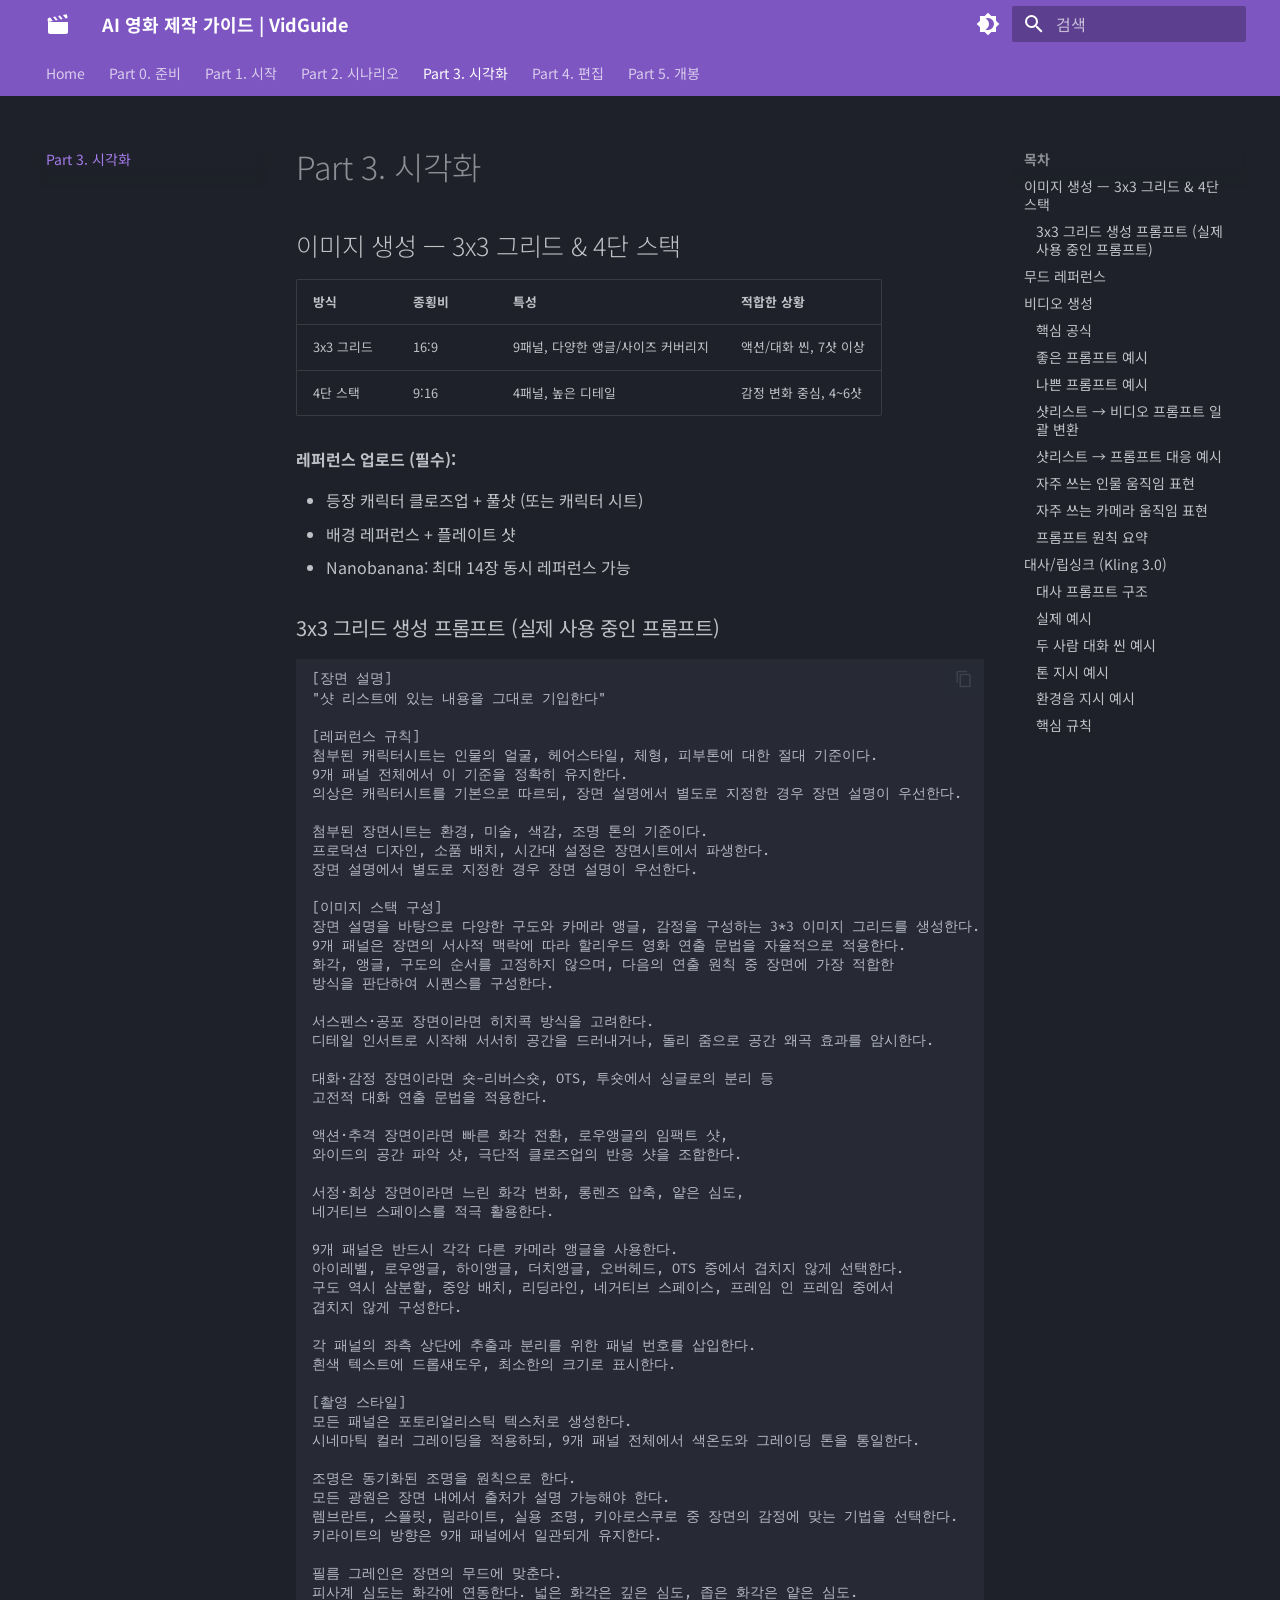
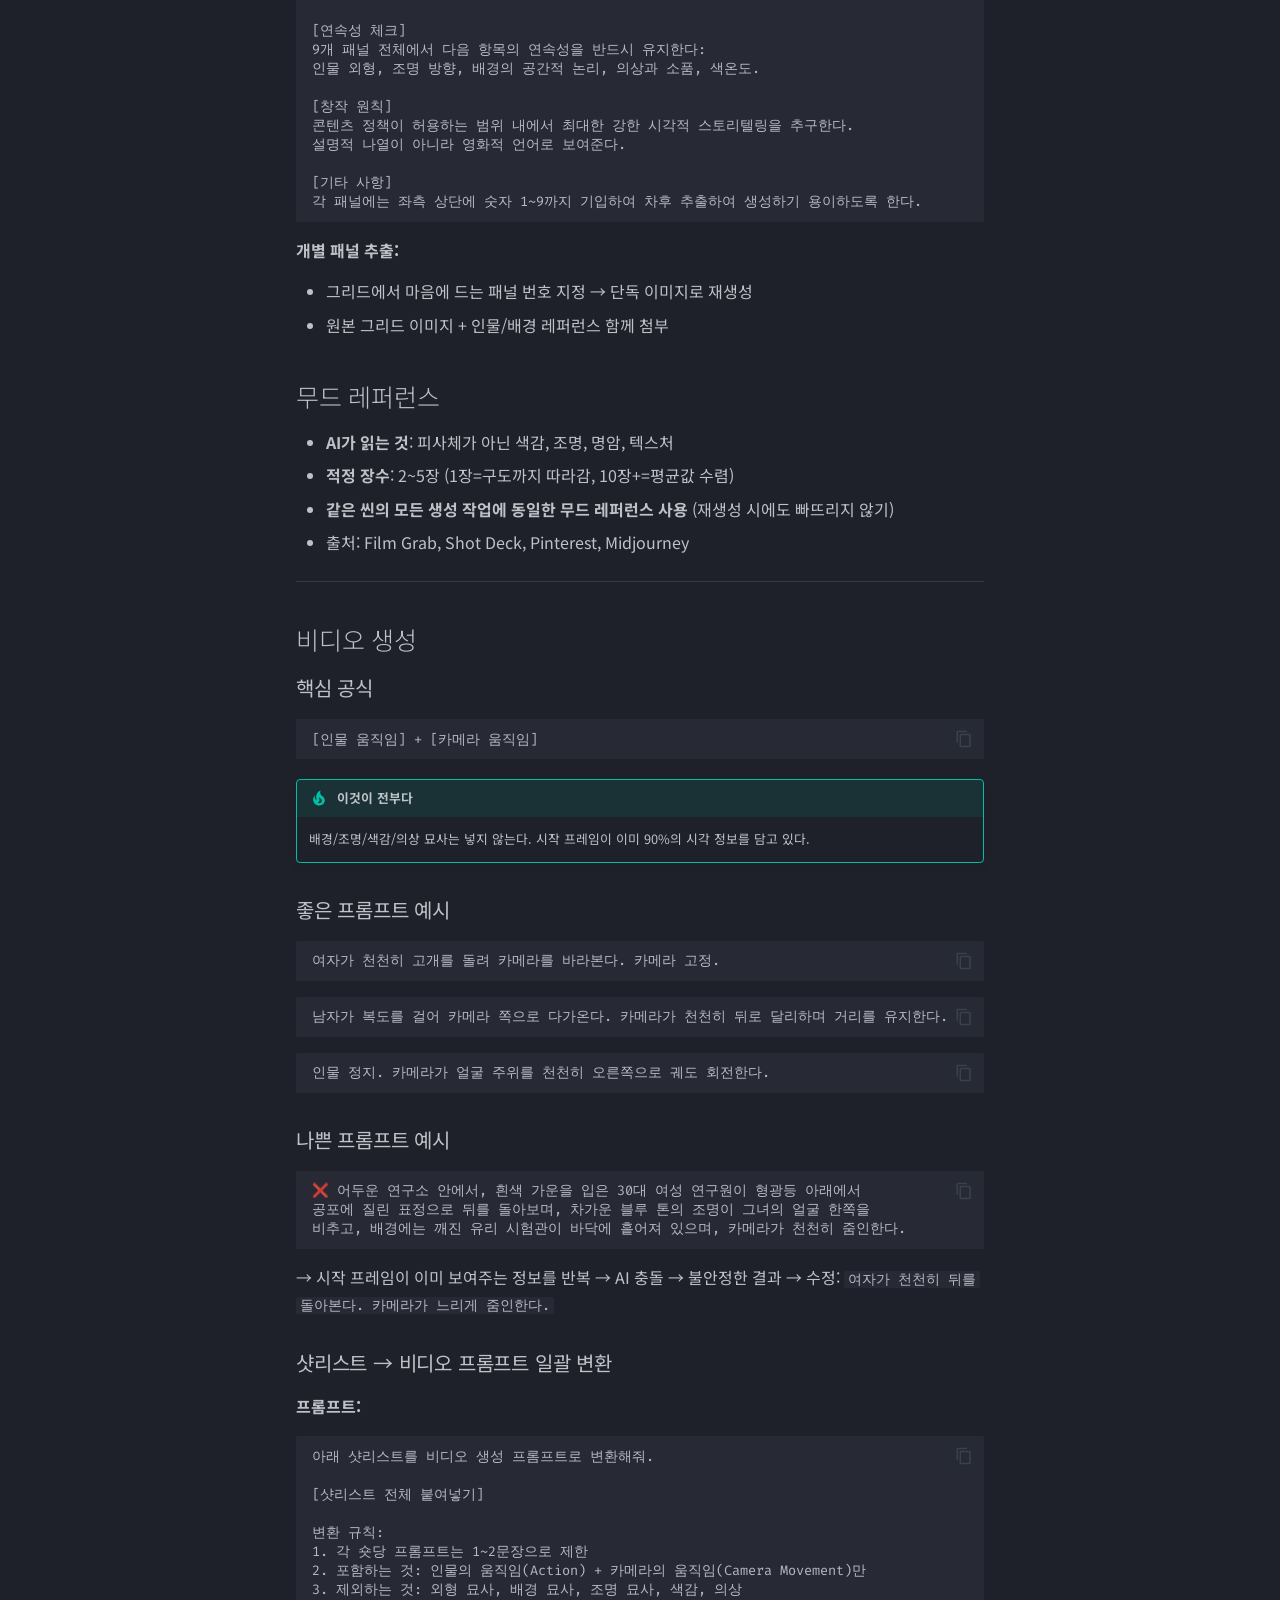
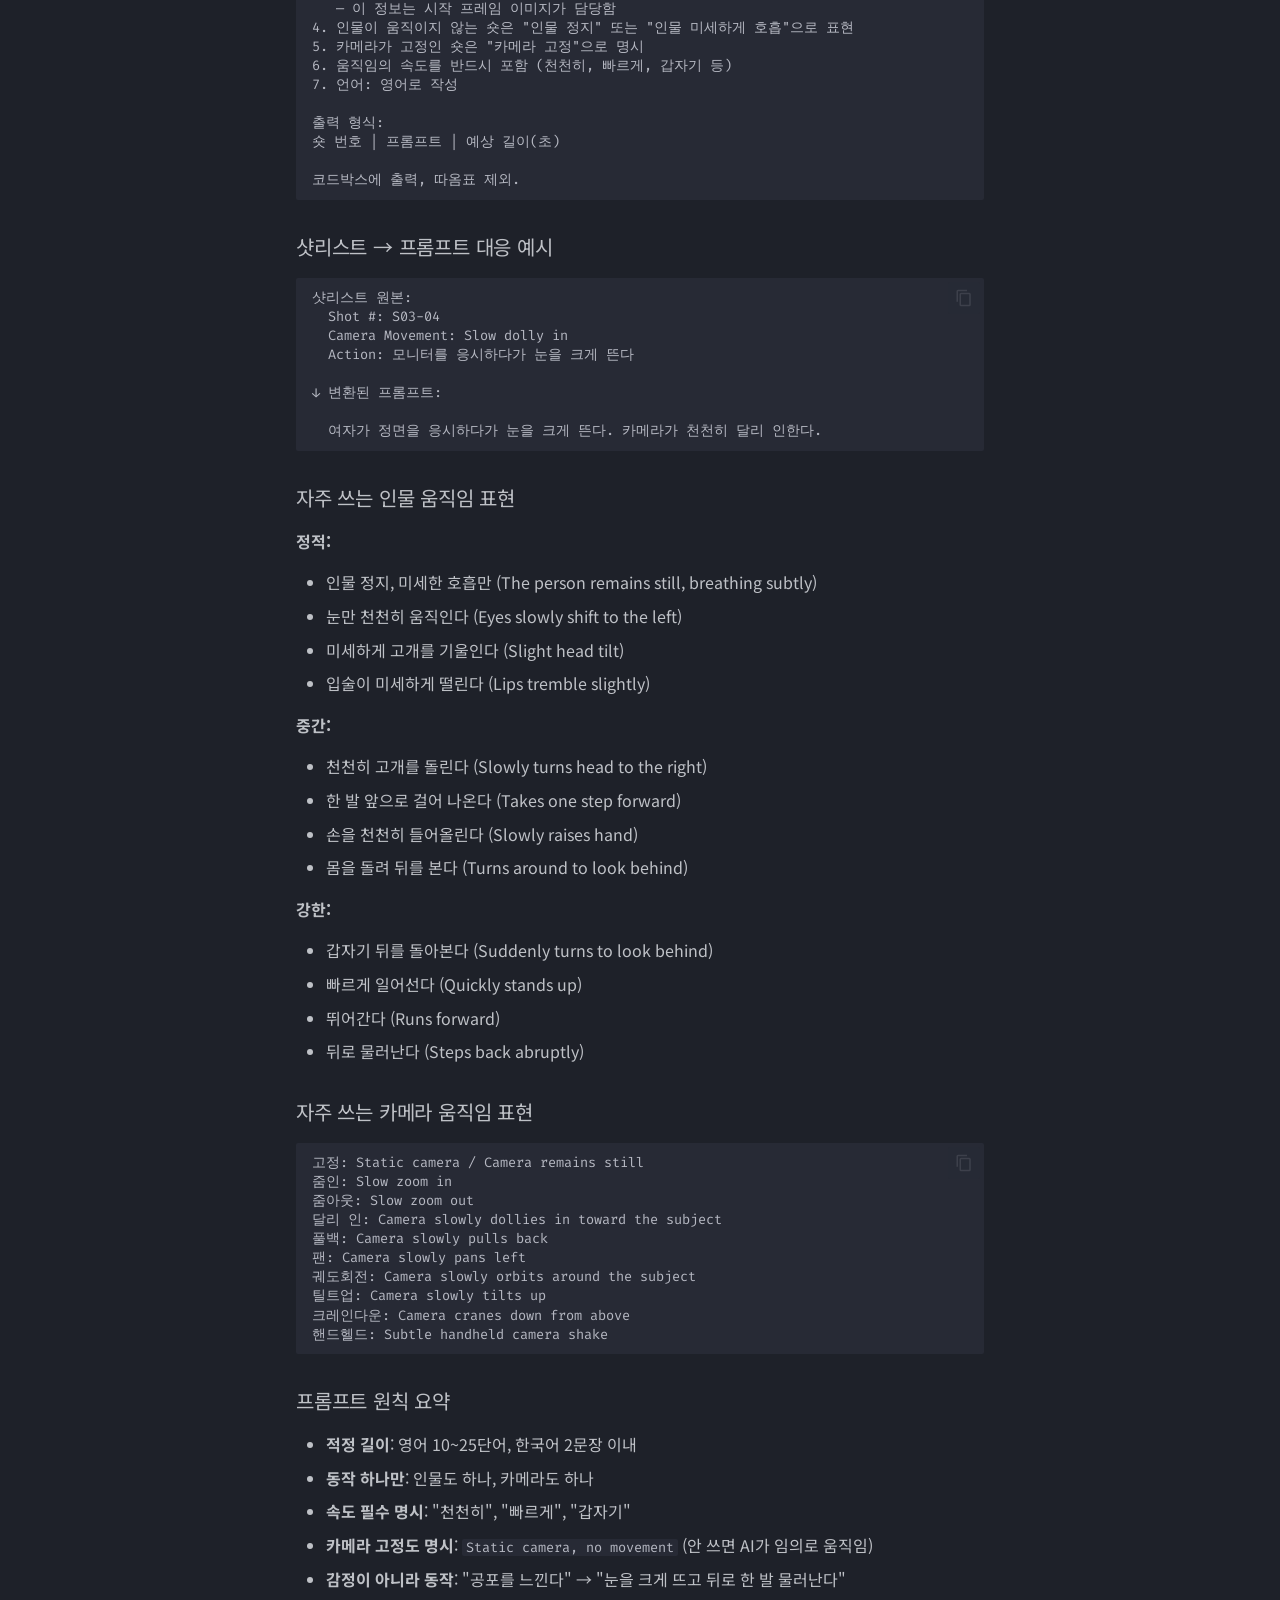
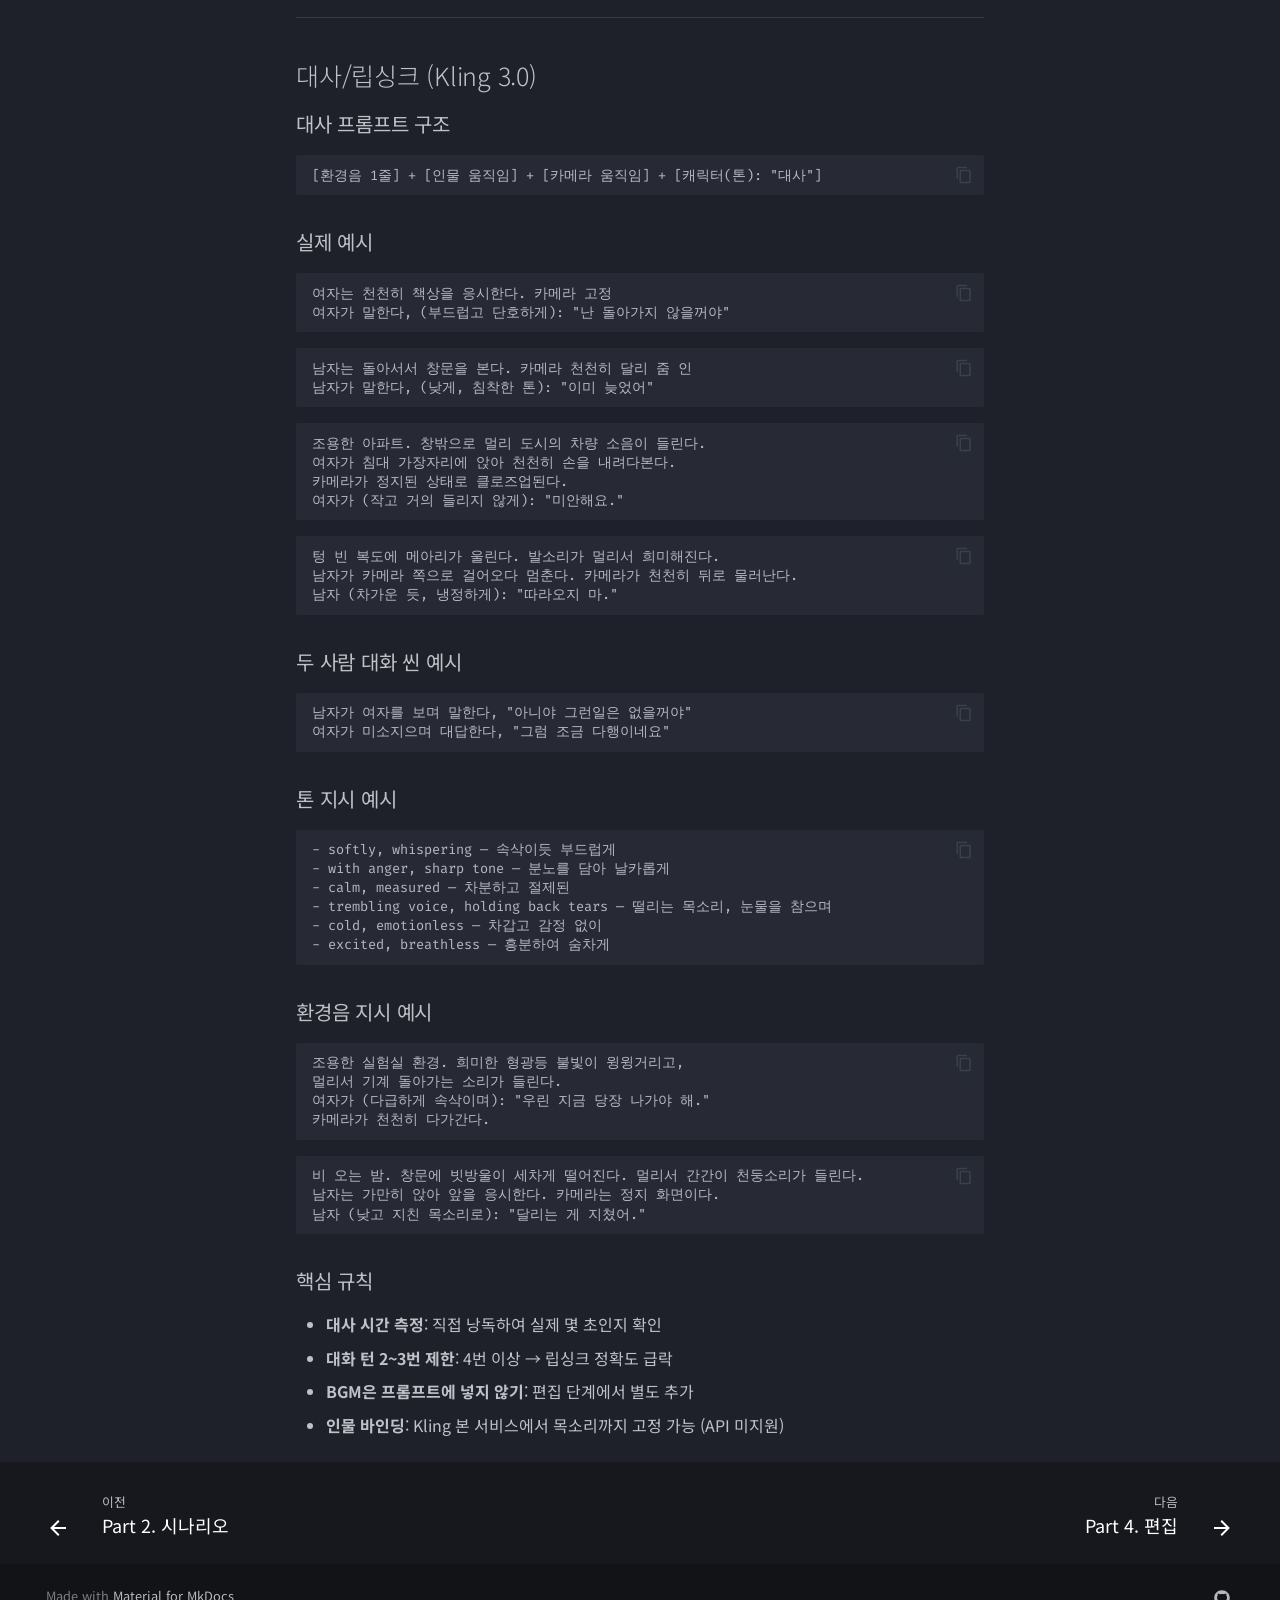
<file: part3-visualization/index.html>
<!doctype html>
<html lang="ko" class="no-js">
  <head>
    
      <meta charset="utf-8">
      <meta name="viewport" content="width=device-width,initial-scale=1">
      
        <meta name="description" content="율파파(darkcommis)의 AI 영화제 수상 워크플로우 정리">
      
      
        <meta name="author" content="Comad.J">
      
      
        <link rel="canonical" href="https://kinkos1234.github.io/VidGuide/part3-visualization/">
      
      
        <link rel="prev" href="../part2-scenario/">
      
      
        <link rel="next" href="../part4-editing/">
      
      
        
      
      
      <link rel="icon" href="../assets/images/favicon.png">
      <meta name="generator" content="mkdocs-1.6.1, mkdocs-material-9.7.5">
    
    
      
        <title>Part 3. 시각화 - AI 영화 제작 가이드 | VidGuide</title>
      
    
    
      <link rel="stylesheet" href="../assets/stylesheets/main.484c7ddc.min.css">
      
        
        <link rel="stylesheet" href="../assets/stylesheets/palette.ab4e12ef.min.css">
      
      


    
    
      
    
    
      
        
        
        <link rel="preconnect" href="https://fonts.gstatic.com" crossorigin>
        <link rel="stylesheet" href="https://fonts.googleapis.com/css?family=Noto+Sans+KR:300,300i,400,400i,700,700i%7CFira+Code:400,400i,700,700i&display=fallback">
        <style>:root{--md-text-font:"Noto Sans KR";--md-code-font:"Fira Code"}</style>
      
    
    
    <script>__md_scope=new URL("..",location),__md_hash=e=>[...e].reduce(((e,_)=>(e<<5)-e+_.charCodeAt(0)),0),__md_get=(e,_=localStorage,t=__md_scope)=>JSON.parse(_.getItem(t.pathname+"."+e)),__md_set=(e,_,t=localStorage,a=__md_scope)=>{try{t.setItem(a.pathname+"."+e,JSON.stringify(_))}catch(e){}}</script>
    
      

    
    
  </head>
  
  
    
    
      
    
    
    
    
    <body dir="ltr" data-md-color-scheme="slate" data-md-color-primary="deep-purple" data-md-color-accent="amber">
  
    
    <input class="md-toggle" data-md-toggle="drawer" type="checkbox" id="__drawer" autocomplete="off">
    <input class="md-toggle" data-md-toggle="search" type="checkbox" id="__search" autocomplete="off">
    <label class="md-overlay" for="__drawer"></label>
    <div data-md-component="skip">
      
        
        <a href="#part-3" class="md-skip">
          콘텐츠로 이동
        </a>
      
    </div>
    <div data-md-component="announce">
      
    </div>
    
    
      

<header class="md-header" data-md-component="header">
  <nav class="md-header__inner md-grid" aria-label="상단/헤더">
    <a href=".." title="AI 영화 제작 가이드 | VidGuide" class="md-header__button md-logo" aria-label="AI 영화 제작 가이드 | VidGuide" data-md-component="logo">
      
  
  <svg xmlns="http://www.w3.org/2000/svg" viewBox="0 0 24 24"><path d="m20.84 2.18-3.93.78 2.74 3.54 1.97-.4zm-6.87 1.36L12 3.93l2.75 3.53 1.96-.39zm-4.9.96-1.97.41 2.75 3.53 1.96-.39zm-4.91 1-.98.19a2 2 0 0 0-1.57 2.35L2 10l4.9-.97zM2 10v10a2 2 0 0 0 2 2h16c1.11 0 2-.89 2-2V10z"/></svg>

    </a>
    <label class="md-header__button md-icon" for="__drawer">
      
      <svg xmlns="http://www.w3.org/2000/svg" viewBox="0 0 24 24"><path d="M3 6h18v2H3zm0 5h18v2H3zm0 5h18v2H3z"/></svg>
    </label>
    <div class="md-header__title" data-md-component="header-title">
      <div class="md-header__ellipsis">
        <div class="md-header__topic">
          <span class="md-ellipsis">
            AI 영화 제작 가이드 | VidGuide
          </span>
        </div>
        <div class="md-header__topic" data-md-component="header-topic">
          <span class="md-ellipsis">
            
              Part 3. 시각화
            
          </span>
        </div>
      </div>
    </div>
    
      
        <form class="md-header__option" data-md-component="palette">
  
    
    
    
    <input class="md-option" data-md-color-media="" data-md-color-scheme="slate" data-md-color-primary="deep-purple" data-md-color-accent="amber"  aria-label="라이트 모드로 전환"  type="radio" name="__palette" id="__palette_0">
    
      <label class="md-header__button md-icon" title="라이트 모드로 전환" for="__palette_1" hidden>
        <svg xmlns="http://www.w3.org/2000/svg" viewBox="0 0 24 24"><path d="M12 18c-.89 0-1.74-.2-2.5-.55C11.56 16.5 13 14.42 13 12s-1.44-4.5-3.5-5.45C10.26 6.2 11.11 6 12 6a6 6 0 0 1 6 6 6 6 0 0 1-6 6m8-9.31V4h-4.69L12 .69 8.69 4H4v4.69L.69 12 4 15.31V20h4.69L12 23.31 15.31 20H20v-4.69L23.31 12z"/></svg>
      </label>
    
  
    
    
    
    <input class="md-option" data-md-color-media="" data-md-color-scheme="default" data-md-color-primary="deep-purple" data-md-color-accent="amber"  aria-label="다크 모드로 전환"  type="radio" name="__palette" id="__palette_1">
    
      <label class="md-header__button md-icon" title="다크 모드로 전환" for="__palette_0" hidden>
        <svg xmlns="http://www.w3.org/2000/svg" viewBox="0 0 24 24"><path d="M12 8a4 4 0 0 0-4 4 4 4 0 0 0 4 4 4 4 0 0 0 4-4 4 4 0 0 0-4-4m0 10a6 6 0 0 1-6-6 6 6 0 0 1 6-6 6 6 0 0 1 6 6 6 6 0 0 1-6 6m8-9.31V4h-4.69L12 .69 8.69 4H4v4.69L.69 12 4 15.31V20h4.69L12 23.31 15.31 20H20v-4.69L23.31 12z"/></svg>
      </label>
    
  
</form>
      
    
    
      <script>var palette=__md_get("__palette");if(palette&&palette.color){if("(prefers-color-scheme)"===palette.color.media){var media=matchMedia("(prefers-color-scheme: light)"),input=document.querySelector(media.matches?"[data-md-color-media='(prefers-color-scheme: light)']":"[data-md-color-media='(prefers-color-scheme: dark)']");palette.color.media=input.getAttribute("data-md-color-media"),palette.color.scheme=input.getAttribute("data-md-color-scheme"),palette.color.primary=input.getAttribute("data-md-color-primary"),palette.color.accent=input.getAttribute("data-md-color-accent")}for(var[key,value]of Object.entries(palette.color))document.body.setAttribute("data-md-color-"+key,value)}</script>
    
    
    
      
      
        <label class="md-header__button md-icon" for="__search">
          
          <svg xmlns="http://www.w3.org/2000/svg" viewBox="0 0 24 24"><path d="M9.5 3A6.5 6.5 0 0 1 16 9.5c0 1.61-.59 3.09-1.56 4.23l.27.27h.79l5 5-1.5 1.5-5-5v-.79l-.27-.27A6.52 6.52 0 0 1 9.5 16 6.5 6.5 0 0 1 3 9.5 6.5 6.5 0 0 1 9.5 3m0 2C7 5 5 7 5 9.5S7 14 9.5 14 14 12 14 9.5 12 5 9.5 5"/></svg>
        </label>
        <div class="md-search" data-md-component="search" role="dialog">
  <label class="md-search__overlay" for="__search"></label>
  <div class="md-search__inner" role="search">
    <form class="md-search__form" name="search">
      <input type="text" class="md-search__input" name="query" aria-label="검색" placeholder="검색" autocapitalize="off" autocorrect="off" autocomplete="off" spellcheck="false" data-md-component="search-query" required>
      <label class="md-search__icon md-icon" for="__search">
        
        <svg xmlns="http://www.w3.org/2000/svg" viewBox="0 0 24 24"><path d="M9.5 3A6.5 6.5 0 0 1 16 9.5c0 1.61-.59 3.09-1.56 4.23l.27.27h.79l5 5-1.5 1.5-5-5v-.79l-.27-.27A6.52 6.52 0 0 1 9.5 16 6.5 6.5 0 0 1 3 9.5 6.5 6.5 0 0 1 9.5 3m0 2C7 5 5 7 5 9.5S7 14 9.5 14 14 12 14 9.5 12 5 9.5 5"/></svg>
        
        <svg xmlns="http://www.w3.org/2000/svg" viewBox="0 0 24 24"><path d="M20 11v2H8l5.5 5.5-1.42 1.42L4.16 12l7.92-7.92L13.5 5.5 8 11z"/></svg>
      </label>
      <nav class="md-search__options" aria-label="검색">
        
        <button type="reset" class="md-search__icon md-icon" title="지우기" aria-label="지우기" tabindex="-1">
          
          <svg xmlns="http://www.w3.org/2000/svg" viewBox="0 0 24 24"><path d="M19 6.41 17.59 5 12 10.59 6.41 5 5 6.41 10.59 12 5 17.59 6.41 19 12 13.41 17.59 19 19 17.59 13.41 12z"/></svg>
        </button>
      </nav>
      
        <div class="md-search__suggest" data-md-component="search-suggest"></div>
      
    </form>
    <div class="md-search__output">
      <div class="md-search__scrollwrap" tabindex="0" data-md-scrollfix>
        <div class="md-search-result" data-md-component="search-result">
          <div class="md-search-result__meta">
            검색 초기화
          </div>
          <ol class="md-search-result__list" role="presentation"></ol>
        </div>
      </div>
    </div>
  </div>
</div>
      
    
    
  </nav>
  
</header>
    
    <div class="md-container" data-md-component="container">
      
      
        
          
            
<nav class="md-tabs" aria-label="탭" data-md-component="tabs">
  <div class="md-grid">
    <ul class="md-tabs__list">
      
        
  
  
  
  
    <li class="md-tabs__item">
      <a href=".." class="md-tabs__link">
        
  
  
    
  
  Home

      </a>
    </li>
  

      
        
  
  
  
  
    <li class="md-tabs__item">
      <a href="../part0-preparation/" class="md-tabs__link">
        
  
  
    
  
  Part 0. 준비

      </a>
    </li>
  

      
        
  
  
  
  
    <li class="md-tabs__item">
      <a href="../part1-start/" class="md-tabs__link">
        
  
  
    
  
  Part 1. 시작

      </a>
    </li>
  

      
        
  
  
  
  
    <li class="md-tabs__item">
      <a href="../part2-scenario/" class="md-tabs__link">
        
  
  
    
  
  Part 2. 시나리오

      </a>
    </li>
  

      
        
  
  
  
    
  
  
    <li class="md-tabs__item md-tabs__item--active">
      <a href="./" class="md-tabs__link">
        
  
  
    
  
  Part 3. 시각화

      </a>
    </li>
  

      
        
  
  
  
  
    <li class="md-tabs__item">
      <a href="../part4-editing/" class="md-tabs__link">
        
  
  
    
  
  Part 4. 편집

      </a>
    </li>
  

      
        
  
  
  
  
    <li class="md-tabs__item">
      <a href="../part5-release/" class="md-tabs__link">
        
  
  
    
  
  Part 5. 개봉

      </a>
    </li>
  

      
    </ul>
  </div>
</nav>
          
        
      
      <main class="md-main" data-md-component="main">
        <div class="md-main__inner md-grid">
          
            
              
              <div class="md-sidebar md-sidebar--primary" data-md-component="sidebar" data-md-type="navigation" >
                <div class="md-sidebar__scrollwrap">
                  <div class="md-sidebar__inner">
                    


  


<nav class="md-nav md-nav--primary md-nav--lifted" aria-label="네비게이션" data-md-level="0">
  <label class="md-nav__title" for="__drawer">
    <a href=".." title="AI 영화 제작 가이드 | VidGuide" class="md-nav__button md-logo" aria-label="AI 영화 제작 가이드 | VidGuide" data-md-component="logo">
      
  
  <svg xmlns="http://www.w3.org/2000/svg" viewBox="0 0 24 24"><path d="m20.84 2.18-3.93.78 2.74 3.54 1.97-.4zm-6.87 1.36L12 3.93l2.75 3.53 1.96-.39zm-4.9.96-1.97.41 2.75 3.53 1.96-.39zm-4.91 1-.98.19a2 2 0 0 0-1.57 2.35L2 10l4.9-.97zM2 10v10a2 2 0 0 0 2 2h16c1.11 0 2-.89 2-2V10z"/></svg>

    </a>
    AI 영화 제작 가이드 | VidGuide
  </label>
  
  <ul class="md-nav__list" data-md-scrollfix>
    
      
      
  
  
  
  
    <li class="md-nav__item">
      <a href=".." class="md-nav__link">
        
  
  
  <span class="md-ellipsis">
    
  
    Home
  

    
  </span>
  
  

      </a>
    </li>
  

    
      
      
  
  
  
  
    <li class="md-nav__item">
      <a href="../part0-preparation/" class="md-nav__link">
        
  
  
  <span class="md-ellipsis">
    
  
    Part 0. 준비
  

    
  </span>
  
  

      </a>
    </li>
  

    
      
      
  
  
  
  
    <li class="md-nav__item">
      <a href="../part1-start/" class="md-nav__link">
        
  
  
  <span class="md-ellipsis">
    
  
    Part 1. 시작
  

    
  </span>
  
  

      </a>
    </li>
  

    
      
      
  
  
  
  
    <li class="md-nav__item">
      <a href="../part2-scenario/" class="md-nav__link">
        
  
  
  <span class="md-ellipsis">
    
  
    Part 2. 시나리오
  

    
  </span>
  
  

      </a>
    </li>
  

    
      
      
  
  
    
  
  
  
    <li class="md-nav__item md-nav__item--active">
      
      <input class="md-nav__toggle md-toggle" type="checkbox" id="__toc">
      
      
        
      
      
        <label class="md-nav__link md-nav__link--active" for="__toc">
          
  
  
  <span class="md-ellipsis">
    
  
    Part 3. 시각화
  

    
  </span>
  
  

          <span class="md-nav__icon md-icon"></span>
        </label>
      
      <a href="./" class="md-nav__link md-nav__link--active">
        
  
  
  <span class="md-ellipsis">
    
  
    Part 3. 시각화
  

    
  </span>
  
  

      </a>
      
        

<nav class="md-nav md-nav--secondary" aria-label="목차">
  
  
  
    
  
  
    <label class="md-nav__title" for="__toc">
      <span class="md-nav__icon md-icon"></span>
      목차
    </label>
    <ul class="md-nav__list" data-md-component="toc" data-md-scrollfix>
      
        <li class="md-nav__item">
  <a href="#3x3-4" class="md-nav__link">
    <span class="md-ellipsis">
      
        이미지 생성 — 3x3 그리드 &amp; 4단 스택
      
    </span>
  </a>
  
    <nav class="md-nav" aria-label="이미지 생성 — 3x3 그리드 &amp; 4단 스택">
      <ul class="md-nav__list">
        
          <li class="md-nav__item">
  <a href="#3x3" class="md-nav__link">
    <span class="md-ellipsis">
      
        3x3 그리드 생성 프롬프트 (실제 사용 중인 프롬프트)
      
    </span>
  </a>
  
</li>
        
      </ul>
    </nav>
  
</li>
      
        <li class="md-nav__item">
  <a href="#_1" class="md-nav__link">
    <span class="md-ellipsis">
      
        무드 레퍼런스
      
    </span>
  </a>
  
</li>
      
        <li class="md-nav__item">
  <a href="#_2" class="md-nav__link">
    <span class="md-ellipsis">
      
        비디오 생성
      
    </span>
  </a>
  
    <nav class="md-nav" aria-label="비디오 생성">
      <ul class="md-nav__list">
        
          <li class="md-nav__item">
  <a href="#_3" class="md-nav__link">
    <span class="md-ellipsis">
      
        핵심 공식
      
    </span>
  </a>
  
</li>
        
          <li class="md-nav__item">
  <a href="#_4" class="md-nav__link">
    <span class="md-ellipsis">
      
        좋은 프롬프트 예시
      
    </span>
  </a>
  
</li>
        
          <li class="md-nav__item">
  <a href="#_5" class="md-nav__link">
    <span class="md-ellipsis">
      
        나쁜 프롬프트 예시
      
    </span>
  </a>
  
</li>
        
          <li class="md-nav__item">
  <a href="#_6" class="md-nav__link">
    <span class="md-ellipsis">
      
        샷리스트 → 비디오 프롬프트 일괄 변환
      
    </span>
  </a>
  
</li>
        
          <li class="md-nav__item">
  <a href="#_7" class="md-nav__link">
    <span class="md-ellipsis">
      
        샷리스트 → 프롬프트 대응 예시
      
    </span>
  </a>
  
</li>
        
          <li class="md-nav__item">
  <a href="#_8" class="md-nav__link">
    <span class="md-ellipsis">
      
        자주 쓰는 인물 움직임 표현
      
    </span>
  </a>
  
</li>
        
          <li class="md-nav__item">
  <a href="#_9" class="md-nav__link">
    <span class="md-ellipsis">
      
        자주 쓰는 카메라 움직임 표현
      
    </span>
  </a>
  
</li>
        
          <li class="md-nav__item">
  <a href="#_10" class="md-nav__link">
    <span class="md-ellipsis">
      
        프롬프트 원칙 요약
      
    </span>
  </a>
  
</li>
        
      </ul>
    </nav>
  
</li>
      
        <li class="md-nav__item">
  <a href="#kling-30" class="md-nav__link">
    <span class="md-ellipsis">
      
        대사/립싱크 (Kling 3.0)
      
    </span>
  </a>
  
    <nav class="md-nav" aria-label="대사/립싱크 (Kling 3.0)">
      <ul class="md-nav__list">
        
          <li class="md-nav__item">
  <a href="#_11" class="md-nav__link">
    <span class="md-ellipsis">
      
        대사 프롬프트 구조
      
    </span>
  </a>
  
</li>
        
          <li class="md-nav__item">
  <a href="#_12" class="md-nav__link">
    <span class="md-ellipsis">
      
        실제 예시
      
    </span>
  </a>
  
</li>
        
          <li class="md-nav__item">
  <a href="#_13" class="md-nav__link">
    <span class="md-ellipsis">
      
        두 사람 대화 씬 예시
      
    </span>
  </a>
  
</li>
        
          <li class="md-nav__item">
  <a href="#_14" class="md-nav__link">
    <span class="md-ellipsis">
      
        톤 지시 예시
      
    </span>
  </a>
  
</li>
        
          <li class="md-nav__item">
  <a href="#_15" class="md-nav__link">
    <span class="md-ellipsis">
      
        환경음 지시 예시
      
    </span>
  </a>
  
</li>
        
          <li class="md-nav__item">
  <a href="#_16" class="md-nav__link">
    <span class="md-ellipsis">
      
        핵심 규칙
      
    </span>
  </a>
  
</li>
        
      </ul>
    </nav>
  
</li>
      
    </ul>
  
</nav>
      
    </li>
  

    
      
      
  
  
  
  
    <li class="md-nav__item">
      <a href="../part4-editing/" class="md-nav__link">
        
  
  
  <span class="md-ellipsis">
    
  
    Part 4. 편집
  

    
  </span>
  
  

      </a>
    </li>
  

    
      
      
  
  
  
  
    <li class="md-nav__item">
      <a href="../part5-release/" class="md-nav__link">
        
  
  
  <span class="md-ellipsis">
    
  
    Part 5. 개봉
  

    
  </span>
  
  

      </a>
    </li>
  

    
  </ul>
</nav>
                  </div>
                </div>
              </div>
            
            
              
              <div class="md-sidebar md-sidebar--secondary" data-md-component="sidebar" data-md-type="toc" >
                <div class="md-sidebar__scrollwrap">
                  <div class="md-sidebar__inner">
                    

<nav class="md-nav md-nav--secondary" aria-label="목차">
  
  
  
    
  
  
    <label class="md-nav__title" for="__toc">
      <span class="md-nav__icon md-icon"></span>
      목차
    </label>
    <ul class="md-nav__list" data-md-component="toc" data-md-scrollfix>
      
        <li class="md-nav__item">
  <a href="#3x3-4" class="md-nav__link">
    <span class="md-ellipsis">
      
        이미지 생성 — 3x3 그리드 &amp; 4단 스택
      
    </span>
  </a>
  
    <nav class="md-nav" aria-label="이미지 생성 — 3x3 그리드 &amp; 4단 스택">
      <ul class="md-nav__list">
        
          <li class="md-nav__item">
  <a href="#3x3" class="md-nav__link">
    <span class="md-ellipsis">
      
        3x3 그리드 생성 프롬프트 (실제 사용 중인 프롬프트)
      
    </span>
  </a>
  
</li>
        
      </ul>
    </nav>
  
</li>
      
        <li class="md-nav__item">
  <a href="#_1" class="md-nav__link">
    <span class="md-ellipsis">
      
        무드 레퍼런스
      
    </span>
  </a>
  
</li>
      
        <li class="md-nav__item">
  <a href="#_2" class="md-nav__link">
    <span class="md-ellipsis">
      
        비디오 생성
      
    </span>
  </a>
  
    <nav class="md-nav" aria-label="비디오 생성">
      <ul class="md-nav__list">
        
          <li class="md-nav__item">
  <a href="#_3" class="md-nav__link">
    <span class="md-ellipsis">
      
        핵심 공식
      
    </span>
  </a>
  
</li>
        
          <li class="md-nav__item">
  <a href="#_4" class="md-nav__link">
    <span class="md-ellipsis">
      
        좋은 프롬프트 예시
      
    </span>
  </a>
  
</li>
        
          <li class="md-nav__item">
  <a href="#_5" class="md-nav__link">
    <span class="md-ellipsis">
      
        나쁜 프롬프트 예시
      
    </span>
  </a>
  
</li>
        
          <li class="md-nav__item">
  <a href="#_6" class="md-nav__link">
    <span class="md-ellipsis">
      
        샷리스트 → 비디오 프롬프트 일괄 변환
      
    </span>
  </a>
  
</li>
        
          <li class="md-nav__item">
  <a href="#_7" class="md-nav__link">
    <span class="md-ellipsis">
      
        샷리스트 → 프롬프트 대응 예시
      
    </span>
  </a>
  
</li>
        
          <li class="md-nav__item">
  <a href="#_8" class="md-nav__link">
    <span class="md-ellipsis">
      
        자주 쓰는 인물 움직임 표현
      
    </span>
  </a>
  
</li>
        
          <li class="md-nav__item">
  <a href="#_9" class="md-nav__link">
    <span class="md-ellipsis">
      
        자주 쓰는 카메라 움직임 표현
      
    </span>
  </a>
  
</li>
        
          <li class="md-nav__item">
  <a href="#_10" class="md-nav__link">
    <span class="md-ellipsis">
      
        프롬프트 원칙 요약
      
    </span>
  </a>
  
</li>
        
      </ul>
    </nav>
  
</li>
      
        <li class="md-nav__item">
  <a href="#kling-30" class="md-nav__link">
    <span class="md-ellipsis">
      
        대사/립싱크 (Kling 3.0)
      
    </span>
  </a>
  
    <nav class="md-nav" aria-label="대사/립싱크 (Kling 3.0)">
      <ul class="md-nav__list">
        
          <li class="md-nav__item">
  <a href="#_11" class="md-nav__link">
    <span class="md-ellipsis">
      
        대사 프롬프트 구조
      
    </span>
  </a>
  
</li>
        
          <li class="md-nav__item">
  <a href="#_12" class="md-nav__link">
    <span class="md-ellipsis">
      
        실제 예시
      
    </span>
  </a>
  
</li>
        
          <li class="md-nav__item">
  <a href="#_13" class="md-nav__link">
    <span class="md-ellipsis">
      
        두 사람 대화 씬 예시
      
    </span>
  </a>
  
</li>
        
          <li class="md-nav__item">
  <a href="#_14" class="md-nav__link">
    <span class="md-ellipsis">
      
        톤 지시 예시
      
    </span>
  </a>
  
</li>
        
          <li class="md-nav__item">
  <a href="#_15" class="md-nav__link">
    <span class="md-ellipsis">
      
        환경음 지시 예시
      
    </span>
  </a>
  
</li>
        
          <li class="md-nav__item">
  <a href="#_16" class="md-nav__link">
    <span class="md-ellipsis">
      
        핵심 규칙
      
    </span>
  </a>
  
</li>
        
      </ul>
    </nav>
  
</li>
      
    </ul>
  
</nav>
                  </div>
                </div>
              </div>
            
          
          
            <div class="md-content" data-md-component="content">
              
              <article class="md-content__inner md-typeset">
                
                  



<h1 id="part-3">Part 3. 시각화<a class="headerlink" href="#part-3" title="Permanent link">&para;</a></h1>
<h2 id="3x3-4">이미지 생성 — 3x3 그리드 &amp; 4단 스택<a class="headerlink" href="#3x3-4" title="Permanent link">&para;</a></h2>
<table>
<thead>
<tr>
<th>방식</th>
<th>종횡비</th>
<th>특성</th>
<th>적합한 상황</th>
</tr>
</thead>
<tbody>
<tr>
<td>3x3 그리드</td>
<td>16:9</td>
<td>9패널, 다양한 앵글/사이즈 커버리지</td>
<td>액션/대화 씬, 7샷 이상</td>
</tr>
<tr>
<td>4단 스택</td>
<td>9:16</td>
<td>4패널, 높은 디테일</td>
<td>감정 변화 중심, 4~6샷</td>
</tr>
</tbody>
</table>
<p><strong>레퍼런스 업로드 (필수):</strong></p>
<ul>
<li>등장 캐릭터 클로즈업 + 풀샷 (또는 캐릭터 시트)</li>
<li>배경 레퍼런스 + 플레이트 샷</li>
<li>Nanobanana: 최대 14장 동시 레퍼런스 가능</li>
</ul>
<h3 id="3x3">3x3 그리드 생성 프롬프트 (실제 사용 중인 프롬프트)<a class="headerlink" href="#3x3" title="Permanent link">&para;</a></h3>
<div class="highlight"><pre><span></span><code><a id="__codelineno-0-1" name="__codelineno-0-1" href="#__codelineno-0-1"></a>[장면 설명]
<a id="__codelineno-0-2" name="__codelineno-0-2" href="#__codelineno-0-2"></a>&quot;샷 리스트에 있는 내용을 그대로 기입한다&quot;
<a id="__codelineno-0-3" name="__codelineno-0-3" href="#__codelineno-0-3"></a>
<a id="__codelineno-0-4" name="__codelineno-0-4" href="#__codelineno-0-4"></a>[레퍼런스 규칙]
<a id="__codelineno-0-5" name="__codelineno-0-5" href="#__codelineno-0-5"></a>첨부된 캐릭터시트는 인물의 얼굴, 헤어스타일, 체형, 피부톤에 대한 절대 기준이다.
<a id="__codelineno-0-6" name="__codelineno-0-6" href="#__codelineno-0-6"></a>9개 패널 전체에서 이 기준을 정확히 유지한다.
<a id="__codelineno-0-7" name="__codelineno-0-7" href="#__codelineno-0-7"></a>의상은 캐릭터시트를 기본으로 따르되, 장면 설명에서 별도로 지정한 경우 장면 설명이 우선한다.
<a id="__codelineno-0-8" name="__codelineno-0-8" href="#__codelineno-0-8"></a>
<a id="__codelineno-0-9" name="__codelineno-0-9" href="#__codelineno-0-9"></a>첨부된 장면시트는 환경, 미술, 색감, 조명 톤의 기준이다.
<a id="__codelineno-0-10" name="__codelineno-0-10" href="#__codelineno-0-10"></a>프로덕션 디자인, 소품 배치, 시간대 설정은 장면시트에서 파생한다.
<a id="__codelineno-0-11" name="__codelineno-0-11" href="#__codelineno-0-11"></a>장면 설명에서 별도로 지정한 경우 장면 설명이 우선한다.
<a id="__codelineno-0-12" name="__codelineno-0-12" href="#__codelineno-0-12"></a>
<a id="__codelineno-0-13" name="__codelineno-0-13" href="#__codelineno-0-13"></a>[이미지 스택 구성]
<a id="__codelineno-0-14" name="__codelineno-0-14" href="#__codelineno-0-14"></a>장면 설명을 바탕으로 다양한 구도와 카메라 앵글, 감정을 구성하는 3*3 이미지 그리드를 생성한다.
<a id="__codelineno-0-15" name="__codelineno-0-15" href="#__codelineno-0-15"></a>9개 패널은 장면의 서사적 맥락에 따라 할리우드 영화 연출 문법을 자율적으로 적용한다.
<a id="__codelineno-0-16" name="__codelineno-0-16" href="#__codelineno-0-16"></a>화각, 앵글, 구도의 순서를 고정하지 않으며, 다음의 연출 원칙 중 장면에 가장 적합한
<a id="__codelineno-0-17" name="__codelineno-0-17" href="#__codelineno-0-17"></a>방식을 판단하여 시퀀스를 구성한다.
<a id="__codelineno-0-18" name="__codelineno-0-18" href="#__codelineno-0-18"></a>
<a id="__codelineno-0-19" name="__codelineno-0-19" href="#__codelineno-0-19"></a>서스펜스·공포 장면이라면 히치콕 방식을 고려한다.
<a id="__codelineno-0-20" name="__codelineno-0-20" href="#__codelineno-0-20"></a>디테일 인서트로 시작해 서서히 공간을 드러내거나, 돌리 줌으로 공간 왜곡 효과를 암시한다.
<a id="__codelineno-0-21" name="__codelineno-0-21" href="#__codelineno-0-21"></a>
<a id="__codelineno-0-22" name="__codelineno-0-22" href="#__codelineno-0-22"></a>대화·감정 장면이라면 숏-리버스숏, OTS, 투숏에서 싱글로의 분리 등
<a id="__codelineno-0-23" name="__codelineno-0-23" href="#__codelineno-0-23"></a>고전적 대화 연출 문법을 적용한다.
<a id="__codelineno-0-24" name="__codelineno-0-24" href="#__codelineno-0-24"></a>
<a id="__codelineno-0-25" name="__codelineno-0-25" href="#__codelineno-0-25"></a>액션·추격 장면이라면 빠른 화각 전환, 로우앵글의 임팩트 샷,
<a id="__codelineno-0-26" name="__codelineno-0-26" href="#__codelineno-0-26"></a>와이드의 공간 파악 샷, 극단적 클로즈업의 반응 샷을 조합한다.
<a id="__codelineno-0-27" name="__codelineno-0-27" href="#__codelineno-0-27"></a>
<a id="__codelineno-0-28" name="__codelineno-0-28" href="#__codelineno-0-28"></a>서정·회상 장면이라면 느린 화각 변화, 롱렌즈 압축, 얕은 심도,
<a id="__codelineno-0-29" name="__codelineno-0-29" href="#__codelineno-0-29"></a>네거티브 스페이스를 적극 활용한다.
<a id="__codelineno-0-30" name="__codelineno-0-30" href="#__codelineno-0-30"></a>
<a id="__codelineno-0-31" name="__codelineno-0-31" href="#__codelineno-0-31"></a>9개 패널은 반드시 각각 다른 카메라 앵글을 사용한다.
<a id="__codelineno-0-32" name="__codelineno-0-32" href="#__codelineno-0-32"></a>아이레벨, 로우앵글, 하이앵글, 더치앵글, 오버헤드, OTS 중에서 겹치지 않게 선택한다.
<a id="__codelineno-0-33" name="__codelineno-0-33" href="#__codelineno-0-33"></a>구도 역시 삼분할, 중앙 배치, 리딩라인, 네거티브 스페이스, 프레임 인 프레임 중에서
<a id="__codelineno-0-34" name="__codelineno-0-34" href="#__codelineno-0-34"></a>겹치지 않게 구성한다.
<a id="__codelineno-0-35" name="__codelineno-0-35" href="#__codelineno-0-35"></a>
<a id="__codelineno-0-36" name="__codelineno-0-36" href="#__codelineno-0-36"></a>각 패널의 좌측 상단에 추출과 분리를 위한 패널 번호를 삽입한다.
<a id="__codelineno-0-37" name="__codelineno-0-37" href="#__codelineno-0-37"></a>흰색 텍스트에 드롭섀도우, 최소한의 크기로 표시한다.
<a id="__codelineno-0-38" name="__codelineno-0-38" href="#__codelineno-0-38"></a>
<a id="__codelineno-0-39" name="__codelineno-0-39" href="#__codelineno-0-39"></a>[촬영 스타일]
<a id="__codelineno-0-40" name="__codelineno-0-40" href="#__codelineno-0-40"></a>모든 패널은 포토리얼리스틱 텍스처로 생성한다.
<a id="__codelineno-0-41" name="__codelineno-0-41" href="#__codelineno-0-41"></a>시네마틱 컬러 그레이딩을 적용하되, 9개 패널 전체에서 색온도와 그레이딩 톤을 통일한다.
<a id="__codelineno-0-42" name="__codelineno-0-42" href="#__codelineno-0-42"></a>
<a id="__codelineno-0-43" name="__codelineno-0-43" href="#__codelineno-0-43"></a>조명은 동기화된 조명을 원칙으로 한다.
<a id="__codelineno-0-44" name="__codelineno-0-44" href="#__codelineno-0-44"></a>모든 광원은 장면 내에서 출처가 설명 가능해야 한다.
<a id="__codelineno-0-45" name="__codelineno-0-45" href="#__codelineno-0-45"></a>렘브란트, 스플릿, 림라이트, 실용 조명, 키아로스쿠로 중 장면의 감정에 맞는 기법을 선택한다.
<a id="__codelineno-0-46" name="__codelineno-0-46" href="#__codelineno-0-46"></a>키라이트의 방향은 9개 패널에서 일관되게 유지한다.
<a id="__codelineno-0-47" name="__codelineno-0-47" href="#__codelineno-0-47"></a>
<a id="__codelineno-0-48" name="__codelineno-0-48" href="#__codelineno-0-48"></a>필름 그레인은 장면의 무드에 맞춘다.
<a id="__codelineno-0-49" name="__codelineno-0-49" href="#__codelineno-0-49"></a>피사계 심도는 화각에 연동한다. 넓은 화각은 깊은 심도, 좁은 화각은 얕은 심도.
<a id="__codelineno-0-50" name="__codelineno-0-50" href="#__codelineno-0-50"></a>
<a id="__codelineno-0-51" name="__codelineno-0-51" href="#__codelineno-0-51"></a>[연속성 체크]
<a id="__codelineno-0-52" name="__codelineno-0-52" href="#__codelineno-0-52"></a>9개 패널 전체에서 다음 항목의 연속성을 반드시 유지한다:
<a id="__codelineno-0-53" name="__codelineno-0-53" href="#__codelineno-0-53"></a>인물 외형, 조명 방향, 배경의 공간적 논리, 의상과 소품, 색온도.
<a id="__codelineno-0-54" name="__codelineno-0-54" href="#__codelineno-0-54"></a>
<a id="__codelineno-0-55" name="__codelineno-0-55" href="#__codelineno-0-55"></a>[창작 원칙]
<a id="__codelineno-0-56" name="__codelineno-0-56" href="#__codelineno-0-56"></a>콘텐츠 정책이 허용하는 범위 내에서 최대한 강한 시각적 스토리텔링을 추구한다.
<a id="__codelineno-0-57" name="__codelineno-0-57" href="#__codelineno-0-57"></a>설명적 나열이 아니라 영화적 언어로 보여준다.
<a id="__codelineno-0-58" name="__codelineno-0-58" href="#__codelineno-0-58"></a>
<a id="__codelineno-0-59" name="__codelineno-0-59" href="#__codelineno-0-59"></a>[기타 사항]
<a id="__codelineno-0-60" name="__codelineno-0-60" href="#__codelineno-0-60"></a>각 패널에는 좌측 상단에 숫자 1~9까지 기입하여 차후 추출하여 생성하기 용이하도록 한다.
</code></pre></div>
<p><strong>개별 패널 추출:</strong></p>
<ul>
<li>그리드에서 마음에 드는 패널 번호 지정 → 단독 이미지로 재생성</li>
<li>원본 그리드 이미지 + 인물/배경 레퍼런스 함께 첨부</li>
</ul>
<h2 id="_1">무드 레퍼런스<a class="headerlink" href="#_1" title="Permanent link">&para;</a></h2>
<ul>
<li><strong>AI가 읽는 것</strong>: 피사체가 아닌 색감, 조명, 명암, 텍스처</li>
<li><strong>적정 장수</strong>: 2~5장 (1장=구도까지 따라감, 10장+=평균값 수렴)</li>
<li><strong>같은 씬의 모든 생성 작업에 동일한 무드 레퍼런스 사용</strong> (재생성 시에도 빠뜨리지 않기)</li>
<li>출처: Film Grab, Shot Deck, Pinterest, Midjourney</li>
</ul>
<hr />
<h2 id="_2">비디오 생성<a class="headerlink" href="#_2" title="Permanent link">&para;</a></h2>
<h3 id="_3">핵심 공식<a class="headerlink" href="#_3" title="Permanent link">&para;</a></h3>
<div class="highlight"><pre><span></span><code><a id="__codelineno-1-1" name="__codelineno-1-1" href="#__codelineno-1-1"></a>[인물 움직임] + [카메라 움직임]
</code></pre></div>
<div class="admonition tip">
<p class="admonition-title">이것이 전부다</p>
<p>배경/조명/색감/의상 묘사는 넣지 않는다. 시작 프레임이 이미 90%의 시각 정보를 담고 있다.</p>
</div>
<h3 id="_4">좋은 프롬프트 예시<a class="headerlink" href="#_4" title="Permanent link">&para;</a></h3>
<p><div class="highlight"><pre><span></span><code><a id="__codelineno-2-1" name="__codelineno-2-1" href="#__codelineno-2-1"></a>여자가 천천히 고개를 돌려 카메라를 바라본다. 카메라 고정.
</code></pre></div>
<div class="highlight"><pre><span></span><code><a id="__codelineno-3-1" name="__codelineno-3-1" href="#__codelineno-3-1"></a>남자가 복도를 걸어 카메라 쪽으로 다가온다. 카메라가 천천히 뒤로 달리하며 거리를 유지한다.
</code></pre></div>
<div class="highlight"><pre><span></span><code><a id="__codelineno-4-1" name="__codelineno-4-1" href="#__codelineno-4-1"></a>인물 정지. 카메라가 얼굴 주위를 천천히 오른쪽으로 궤도 회전한다.
</code></pre></div></p>
<h3 id="_5">나쁜 프롬프트 예시<a class="headerlink" href="#_5" title="Permanent link">&para;</a></h3>
<div class="highlight"><pre><span></span><code><a id="__codelineno-5-1" name="__codelineno-5-1" href="#__codelineno-5-1"></a>❌ 어두운 연구소 안에서, 흰색 가운을 입은 30대 여성 연구원이 형광등 아래에서
<a id="__codelineno-5-2" name="__codelineno-5-2" href="#__codelineno-5-2"></a>공포에 질린 표정으로 뒤를 돌아보며, 차가운 블루 톤의 조명이 그녀의 얼굴 한쪽을
<a id="__codelineno-5-3" name="__codelineno-5-3" href="#__codelineno-5-3"></a>비추고, 배경에는 깨진 유리 시험관이 바닥에 흩어져 있으며, 카메라가 천천히 줌인한다.
</code></pre></div>
<p>→ 시작 프레임이 이미 보여주는 정보를 반복 → AI 충돌 → 불안정한 결과
→ 수정: <code>여자가 천천히 뒤를 돌아본다. 카메라가 느리게 줌인한다.</code></p>
<h3 id="_6">샷리스트 → 비디오 프롬프트 일괄 변환<a class="headerlink" href="#_6" title="Permanent link">&para;</a></h3>
<p><strong>프롬프트:</strong></p>
<div class="highlight"><pre><span></span><code><a id="__codelineno-6-1" name="__codelineno-6-1" href="#__codelineno-6-1"></a>아래 샷리스트를 비디오 생성 프롬프트로 변환해줘.
<a id="__codelineno-6-2" name="__codelineno-6-2" href="#__codelineno-6-2"></a>
<a id="__codelineno-6-3" name="__codelineno-6-3" href="#__codelineno-6-3"></a>[샷리스트 전체 붙여넣기]
<a id="__codelineno-6-4" name="__codelineno-6-4" href="#__codelineno-6-4"></a>
<a id="__codelineno-6-5" name="__codelineno-6-5" href="#__codelineno-6-5"></a>변환 규칙:
<a id="__codelineno-6-6" name="__codelineno-6-6" href="#__codelineno-6-6"></a>1. 각 숏당 프롬프트는 1~2문장으로 제한
<a id="__codelineno-6-7" name="__codelineno-6-7" href="#__codelineno-6-7"></a>2. 포함하는 것: 인물의 움직임(Action) + 카메라의 움직임(Camera Movement)만
<a id="__codelineno-6-8" name="__codelineno-6-8" href="#__codelineno-6-8"></a>3. 제외하는 것: 외형 묘사, 배경 묘사, 조명 묘사, 색감, 의상
<a id="__codelineno-6-9" name="__codelineno-6-9" href="#__codelineno-6-9"></a>   — 이 정보는 시작 프레임 이미지가 담당함
<a id="__codelineno-6-10" name="__codelineno-6-10" href="#__codelineno-6-10"></a>4. 인물이 움직이지 않는 숏은 &quot;인물 정지&quot; 또는 &quot;인물 미세하게 호흡&quot;으로 표현
<a id="__codelineno-6-11" name="__codelineno-6-11" href="#__codelineno-6-11"></a>5. 카메라가 고정인 숏은 &quot;카메라 고정&quot;으로 명시
<a id="__codelineno-6-12" name="__codelineno-6-12" href="#__codelineno-6-12"></a>6. 움직임의 속도를 반드시 포함 (천천히, 빠르게, 갑자기 등)
<a id="__codelineno-6-13" name="__codelineno-6-13" href="#__codelineno-6-13"></a>7. 언어: 영어로 작성
<a id="__codelineno-6-14" name="__codelineno-6-14" href="#__codelineno-6-14"></a>
<a id="__codelineno-6-15" name="__codelineno-6-15" href="#__codelineno-6-15"></a>출력 형식:
<a id="__codelineno-6-16" name="__codelineno-6-16" href="#__codelineno-6-16"></a>숏 번호 | 프롬프트 | 예상 길이(초)
<a id="__codelineno-6-17" name="__codelineno-6-17" href="#__codelineno-6-17"></a>
<a id="__codelineno-6-18" name="__codelineno-6-18" href="#__codelineno-6-18"></a>코드박스에 출력, 따옴표 제외.
</code></pre></div>
<h3 id="_7">샷리스트 → 프롬프트 대응 예시<a class="headerlink" href="#_7" title="Permanent link">&para;</a></h3>
<div class="highlight"><pre><span></span><code><a id="__codelineno-7-1" name="__codelineno-7-1" href="#__codelineno-7-1"></a>샷리스트 원본:
<a id="__codelineno-7-2" name="__codelineno-7-2" href="#__codelineno-7-2"></a>  Shot #: S03-04
<a id="__codelineno-7-3" name="__codelineno-7-3" href="#__codelineno-7-3"></a>  Camera Movement: Slow dolly in
<a id="__codelineno-7-4" name="__codelineno-7-4" href="#__codelineno-7-4"></a>  Action: 모니터를 응시하다가 눈을 크게 뜬다
<a id="__codelineno-7-5" name="__codelineno-7-5" href="#__codelineno-7-5"></a>
<a id="__codelineno-7-6" name="__codelineno-7-6" href="#__codelineno-7-6"></a>↓ 변환된 프롬프트:
<a id="__codelineno-7-7" name="__codelineno-7-7" href="#__codelineno-7-7"></a>
<a id="__codelineno-7-8" name="__codelineno-7-8" href="#__codelineno-7-8"></a>  여자가 정면을 응시하다가 눈을 크게 뜬다. 카메라가 천천히 달리 인한다.
</code></pre></div>
<h3 id="_8">자주 쓰는 인물 움직임 표현<a class="headerlink" href="#_8" title="Permanent link">&para;</a></h3>
<p><strong>정적:</strong></p>
<ul>
<li>인물 정지, 미세한 호흡만 (The person remains still, breathing subtly)</li>
<li>눈만 천천히 움직인다 (Eyes slowly shift to the left)</li>
<li>미세하게 고개를 기울인다 (Slight head tilt)</li>
<li>입술이 미세하게 떨린다 (Lips tremble slightly)</li>
</ul>
<p><strong>중간:</strong></p>
<ul>
<li>천천히 고개를 돌린다 (Slowly turns head to the right)</li>
<li>한 발 앞으로 걸어 나온다 (Takes one step forward)</li>
<li>손을 천천히 들어올린다 (Slowly raises hand)</li>
<li>몸을 돌려 뒤를 본다 (Turns around to look behind)</li>
</ul>
<p><strong>강한:</strong></p>
<ul>
<li>갑자기 뒤를 돌아본다 (Suddenly turns to look behind)</li>
<li>빠르게 일어선다 (Quickly stands up)</li>
<li>뛰어간다 (Runs forward)</li>
<li>뒤로 물러난다 (Steps back abruptly)</li>
</ul>
<h3 id="_9">자주 쓰는 카메라 움직임 표현<a class="headerlink" href="#_9" title="Permanent link">&para;</a></h3>
<div class="highlight"><pre><span></span><code><a id="__codelineno-8-1" name="__codelineno-8-1" href="#__codelineno-8-1"></a>고정: Static camera / Camera remains still
<a id="__codelineno-8-2" name="__codelineno-8-2" href="#__codelineno-8-2"></a>줌인: Slow zoom in
<a id="__codelineno-8-3" name="__codelineno-8-3" href="#__codelineno-8-3"></a>줌아웃: Slow zoom out
<a id="__codelineno-8-4" name="__codelineno-8-4" href="#__codelineno-8-4"></a>달리 인: Camera slowly dollies in toward the subject
<a id="__codelineno-8-5" name="__codelineno-8-5" href="#__codelineno-8-5"></a>풀백: Camera slowly pulls back
<a id="__codelineno-8-6" name="__codelineno-8-6" href="#__codelineno-8-6"></a>팬: Camera slowly pans left
<a id="__codelineno-8-7" name="__codelineno-8-7" href="#__codelineno-8-7"></a>궤도회전: Camera slowly orbits around the subject
<a id="__codelineno-8-8" name="__codelineno-8-8" href="#__codelineno-8-8"></a>틸트업: Camera slowly tilts up
<a id="__codelineno-8-9" name="__codelineno-8-9" href="#__codelineno-8-9"></a>크레인다운: Camera cranes down from above
<a id="__codelineno-8-10" name="__codelineno-8-10" href="#__codelineno-8-10"></a>핸드헬드: Subtle handheld camera shake
</code></pre></div>
<h3 id="_10">프롬프트 원칙 요약<a class="headerlink" href="#_10" title="Permanent link">&para;</a></h3>
<ul>
<li><strong>적정 길이</strong>: 영어 10~25단어, 한국어 2문장 이내</li>
<li><strong>동작 하나만</strong>: 인물도 하나, 카메라도 하나</li>
<li><strong>속도 필수 명시</strong>: "천천히", "빠르게", "갑자기"</li>
<li><strong>카메라 고정도 명시</strong>: <code>Static camera, no movement</code> (안 쓰면 AI가 임의로 움직임)</li>
<li><strong>감정이 아니라 동작</strong>: "공포를 느낀다" → "눈을 크게 뜨고 뒤로 한 발 물러난다"</li>
</ul>
<hr />
<h2 id="kling-30">대사/립싱크 (Kling 3.0)<a class="headerlink" href="#kling-30" title="Permanent link">&para;</a></h2>
<h3 id="_11">대사 프롬프트 구조<a class="headerlink" href="#_11" title="Permanent link">&para;</a></h3>
<div class="highlight"><pre><span></span><code><a id="__codelineno-9-1" name="__codelineno-9-1" href="#__codelineno-9-1"></a>[환경음 1줄] + [인물 움직임] + [카메라 움직임] + [캐릭터(톤): &quot;대사&quot;]
</code></pre></div>
<h3 id="_12">실제 예시<a class="headerlink" href="#_12" title="Permanent link">&para;</a></h3>
<div class="highlight"><pre><span></span><code><a id="__codelineno-10-1" name="__codelineno-10-1" href="#__codelineno-10-1"></a>여자는 천천히 책상을 응시한다. 카메라 고정
<a id="__codelineno-10-2" name="__codelineno-10-2" href="#__codelineno-10-2"></a>여자가 말한다, (부드럽고 단호하게): &quot;난 돌아가지 않을꺼야&quot;
</code></pre></div>
<div class="highlight"><pre><span></span><code><a id="__codelineno-11-1" name="__codelineno-11-1" href="#__codelineno-11-1"></a>남자는 돌아서서 창문을 본다. 카메라 천천히 달리 줌 인
<a id="__codelineno-11-2" name="__codelineno-11-2" href="#__codelineno-11-2"></a>남자가 말한다, (낮게, 침착한 톤): &quot;이미 늦었어&quot;
</code></pre></div>
<div class="highlight"><pre><span></span><code><a id="__codelineno-12-1" name="__codelineno-12-1" href="#__codelineno-12-1"></a>조용한 아파트. 창밖으로 멀리 도시의 차량 소음이 들린다.
<a id="__codelineno-12-2" name="__codelineno-12-2" href="#__codelineno-12-2"></a>여자가 침대 가장자리에 앉아 천천히 손을 내려다본다.
<a id="__codelineno-12-3" name="__codelineno-12-3" href="#__codelineno-12-3"></a>카메라가 정지된 상태로 클로즈업된다.
<a id="__codelineno-12-4" name="__codelineno-12-4" href="#__codelineno-12-4"></a>여자가 (작고 거의 들리지 않게): &quot;미안해요.&quot;
</code></pre></div>
<div class="highlight"><pre><span></span><code><a id="__codelineno-13-1" name="__codelineno-13-1" href="#__codelineno-13-1"></a>텅 빈 복도에 메아리가 울린다. 발소리가 멀리서 희미해진다.
<a id="__codelineno-13-2" name="__codelineno-13-2" href="#__codelineno-13-2"></a>남자가 카메라 쪽으로 걸어오다 멈춘다. 카메라가 천천히 뒤로 물러난다.
<a id="__codelineno-13-3" name="__codelineno-13-3" href="#__codelineno-13-3"></a>남자 (차가운 듯, 냉정하게): &quot;따라오지 마.&quot;
</code></pre></div>
<h3 id="_13">두 사람 대화 씬 예시<a class="headerlink" href="#_13" title="Permanent link">&para;</a></h3>
<div class="highlight"><pre><span></span><code><a id="__codelineno-14-1" name="__codelineno-14-1" href="#__codelineno-14-1"></a>남자가 여자를 보며 말한다, &quot;아니야 그런일은 없을꺼야&quot;
<a id="__codelineno-14-2" name="__codelineno-14-2" href="#__codelineno-14-2"></a>여자가 미소지으며 대답한다, &quot;그럼 조금 다행이네요&quot;
</code></pre></div>
<h3 id="_14">톤 지시 예시<a class="headerlink" href="#_14" title="Permanent link">&para;</a></h3>
<div class="highlight"><pre><span></span><code><a id="__codelineno-15-1" name="__codelineno-15-1" href="#__codelineno-15-1"></a>- softly, whispering — 속삭이듯 부드럽게
<a id="__codelineno-15-2" name="__codelineno-15-2" href="#__codelineno-15-2"></a>- with anger, sharp tone — 분노를 담아 날카롭게
<a id="__codelineno-15-3" name="__codelineno-15-3" href="#__codelineno-15-3"></a>- calm, measured — 차분하고 절제된
<a id="__codelineno-15-4" name="__codelineno-15-4" href="#__codelineno-15-4"></a>- trembling voice, holding back tears — 떨리는 목소리, 눈물을 참으며
<a id="__codelineno-15-5" name="__codelineno-15-5" href="#__codelineno-15-5"></a>- cold, emotionless — 차갑고 감정 없이
<a id="__codelineno-15-6" name="__codelineno-15-6" href="#__codelineno-15-6"></a>- excited, breathless — 흥분하여 숨차게
</code></pre></div>
<h3 id="_15">환경음 지시 예시<a class="headerlink" href="#_15" title="Permanent link">&para;</a></h3>
<div class="highlight"><pre><span></span><code><a id="__codelineno-16-1" name="__codelineno-16-1" href="#__codelineno-16-1"></a>조용한 실험실 환경. 희미한 형광등 불빛이 윙윙거리고,
<a id="__codelineno-16-2" name="__codelineno-16-2" href="#__codelineno-16-2"></a>멀리서 기계 돌아가는 소리가 들린다.
<a id="__codelineno-16-3" name="__codelineno-16-3" href="#__codelineno-16-3"></a>여자가 (다급하게 속삭이며): &quot;우린 지금 당장 나가야 해.&quot;
<a id="__codelineno-16-4" name="__codelineno-16-4" href="#__codelineno-16-4"></a>카메라가 천천히 다가간다.
</code></pre></div>
<div class="highlight"><pre><span></span><code><a id="__codelineno-17-1" name="__codelineno-17-1" href="#__codelineno-17-1"></a>비 오는 밤. 창문에 빗방울이 세차게 떨어진다. 멀리서 간간이 천둥소리가 들린다.
<a id="__codelineno-17-2" name="__codelineno-17-2" href="#__codelineno-17-2"></a>남자는 가만히 앉아 앞을 응시한다. 카메라는 정지 화면이다.
<a id="__codelineno-17-3" name="__codelineno-17-3" href="#__codelineno-17-3"></a>남자 (낮고 지친 목소리로): &quot;달리는 게 지쳤어.&quot;
</code></pre></div>
<h3 id="_16">핵심 규칙<a class="headerlink" href="#_16" title="Permanent link">&para;</a></h3>
<ul>
<li><strong>대사 시간 측정</strong>: 직접 낭독하여 실제 몇 초인지 확인</li>
<li><strong>대화 턴 2~3번 제한</strong>: 4번 이상 → 립싱크 정확도 급락</li>
<li><strong>BGM은 프롬프트에 넣지 않기</strong>: 편집 단계에서 별도 추가</li>
<li><strong>인물 바인딩</strong>: Kling 본 서비스에서 목소리까지 고정 가능 (API 미지원)</li>
</ul>












                
              </article>
            </div>
          
          
<script>var target=document.getElementById(location.hash.slice(1));target&&target.name&&(target.checked=target.name.startsWith("__tabbed_"))</script>
        </div>
        
          <button type="button" class="md-top md-icon" data-md-component="top" hidden>
  
  <svg xmlns="http://www.w3.org/2000/svg" viewBox="0 0 24 24"><path d="M13 20h-2V8l-5.5 5.5-1.42-1.42L12 4.16l7.92 7.92-1.42 1.42L13 8z"/></svg>
  맨위로
</button>
        
      </main>
      
        <footer class="md-footer">
  
    
      
      <nav class="md-footer__inner md-grid" aria-label="하단/푸터" >
        
          
          <a href="../part2-scenario/" class="md-footer__link md-footer__link--prev" aria-label="이전: Part 2. 시나리오">
            <div class="md-footer__button md-icon">
              
              <svg xmlns="http://www.w3.org/2000/svg" viewBox="0 0 24 24"><path d="M20 11v2H8l5.5 5.5-1.42 1.42L4.16 12l7.92-7.92L13.5 5.5 8 11z"/></svg>
            </div>
            <div class="md-footer__title">
              <span class="md-footer__direction">
                이전
              </span>
              <div class="md-ellipsis">
                Part 2. 시나리오
              </div>
            </div>
          </a>
        
        
          
          <a href="../part4-editing/" class="md-footer__link md-footer__link--next" aria-label="다음: Part 4. 편집">
            <div class="md-footer__title">
              <span class="md-footer__direction">
                다음
              </span>
              <div class="md-ellipsis">
                Part 4. 편집
              </div>
            </div>
            <div class="md-footer__button md-icon">
              
              <svg xmlns="http://www.w3.org/2000/svg" viewBox="0 0 24 24"><path d="M4 11v2h12l-5.5 5.5 1.42 1.42L19.84 12l-7.92-7.92L10.5 5.5 16 11z"/></svg>
            </div>
          </a>
        
      </nav>
    
  
  <div class="md-footer-meta md-typeset">
    <div class="md-footer-meta__inner md-grid">
      <div class="md-copyright">
  
  
    Made with
    <a href="https://squidfunk.github.io/mkdocs-material/" target="_blank" rel="noopener">
      Material for MkDocs
    </a>
  
</div>
      
        
<div class="md-social">
  
    
    
    
    
      
      
    
    <a href="https://github.com/kinkos1234" target="_blank" rel="noopener" title="github.com" class="md-social__link">
      <svg xmlns="http://www.w3.org/2000/svg" viewBox="0 0 512 512"><!--! Font Awesome Free 7.1.0 by @fontawesome - https://fontawesome.com License - https://fontawesome.com/license/free (Icons: CC BY 4.0, Fonts: SIL OFL 1.1, Code: MIT License) Copyright 2025 Fonticons, Inc.--><path d="M173.9 397.4c0 2-2.3 3.6-5.2 3.6-3.3.3-5.6-1.3-5.6-3.6 0-2 2.3-3.6 5.2-3.6 3-.3 5.6 1.3 5.6 3.6m-31.1-4.5c-.7 2 1.3 4.3 4.3 4.9 2.6 1 5.6 0 6.2-2s-1.3-4.3-4.3-5.2c-2.6-.7-5.5.3-6.2 2.3m44.2-1.7c-2.9.7-4.9 2.6-4.6 4.9.3 2 2.9 3.3 5.9 2.6 2.9-.7 4.9-2.6 4.6-4.6-.3-1.9-3-3.2-5.9-2.9M252.8 8C114.1 8 8 113.3 8 252c0 110.9 69.8 205.8 169.5 239.2 12.8 2.3 17.3-5.6 17.3-12.1 0-6.2-.3-40.4-.3-61.4 0 0-70 15-84.7-29.8 0 0-11.4-29.1-27.8-36.6 0 0-22.9-15.7 1.6-15.4 0 0 24.9 2 38.6 25.8 21.9 38.6 58.6 27.5 72.9 20.9 2.3-16 8.8-27.1 16-33.7-55.9-6.2-112.3-14.3-112.3-110.5 0-27.5 7.6-41.3 23.6-58.9-2.6-6.5-11.1-33.3 2.6-67.9 20.9-6.5 69 27 69 27 20-5.6 41.5-8.5 62.8-8.5s42.8 2.9 62.8 8.5c0 0 48.1-33.6 69-27 13.7 34.7 5.2 61.4 2.6 67.9 16 17.7 25.8 31.5 25.8 58.9 0 96.5-58.9 104.2-114.8 110.5 9.2 7.9 17 22.9 17 46.4 0 33.7-.3 75.4-.3 83.6 0 6.5 4.6 14.4 17.3 12.1C436.2 457.8 504 362.9 504 252 504 113.3 391.5 8 252.8 8M105.2 352.9c-1.3 1-1 3.3.7 5.2 1.6 1.6 3.9 2.3 5.2 1 1.3-1 1-3.3-.7-5.2-1.6-1.6-3.9-2.3-5.2-1m-10.8-8.1c-.7 1.3.3 2.9 2.3 3.9 1.6 1 3.6.7 4.3-.7.7-1.3-.3-2.9-2.3-3.9-2-.6-3.6-.3-4.3.7m32.4 35.6c-1.6 1.3-1 4.3 1.3 6.2 2.3 2.3 5.2 2.6 6.5 1 1.3-1.3.7-4.3-1.3-6.2-2.2-2.3-5.2-2.6-6.5-1m-11.4-14.7c-1.6 1-1.6 3.6 0 5.9s4.3 3.3 5.6 2.3c1.6-1.3 1.6-3.9 0-6.2-1.4-2.3-4-3.3-5.6-2"/></svg>
    </a>
  
</div>
      
    </div>
  </div>
</footer>
      
    </div>
    <div class="md-dialog" data-md-component="dialog">
      <div class="md-dialog__inner md-typeset"></div>
    </div>
    
    
    
      
      
      <script id="__config" type="application/json">{"annotate": null, "base": "..", "features": ["navigation.tabs", "navigation.sections", "navigation.top", "navigation.footer", "search.highlight", "search.suggest", "content.code.copy", "toc.follow"], "search": "../assets/javascripts/workers/search.2c215733.min.js", "tags": null, "translations": {"clipboard.copied": "\ud074\ub9bd\ubcf4\ub4dc\uc5d0 \ubcf5\uc0ac\ub428", "clipboard.copy": "\ud074\ub9bd\ubcf4\ub4dc\ub85c \ubcf5\uc0ac", "search.result.more.one": "\uc774 \ubb38\uc11c\uc5d0\uc11c 1\uac1c\uc758 \uac80\uc0c9 \uacb0\uacfc \ub354 \ubcf4\uae30", "search.result.more.other": "\uc774 \ubb38\uc11c\uc5d0\uc11c #\uac1c\uc758 \uac80\uc0c9 \uacb0\uacfc \ub354 \ubcf4\uae30", "search.result.none": "\uac80\uc0c9\uc5b4\uc640 \uc77c\uce58\ud558\ub294 \ubb38\uc11c\uac00 \uc5c6\uc2b5\ub2c8\ub2e4", "search.result.one": "1\uac1c\uc758 \uc77c\uce58\ud558\ub294 \ubb38\uc11c", "search.result.other": "#\uac1c\uc758 \uc77c\uce58\ud558\ub294 \ubb38\uc11c", "search.result.placeholder": "\uac80\uc0c9\uc5b4\ub97c \uc785\ub825\ud558\uc138\uc694", "search.result.term.missing": "\ud3ec\ud568\ub418\uc9c0 \uc54a\uc740 \uac80\uc0c9\uc5b4", "select.version": "\ubc84\uc804 \uc120\ud0dd"}, "version": null}</script>
    
    
      <script src="../assets/javascripts/bundle.79ae519e.min.js"></script>
      
    
  </body>
</html>
</file>
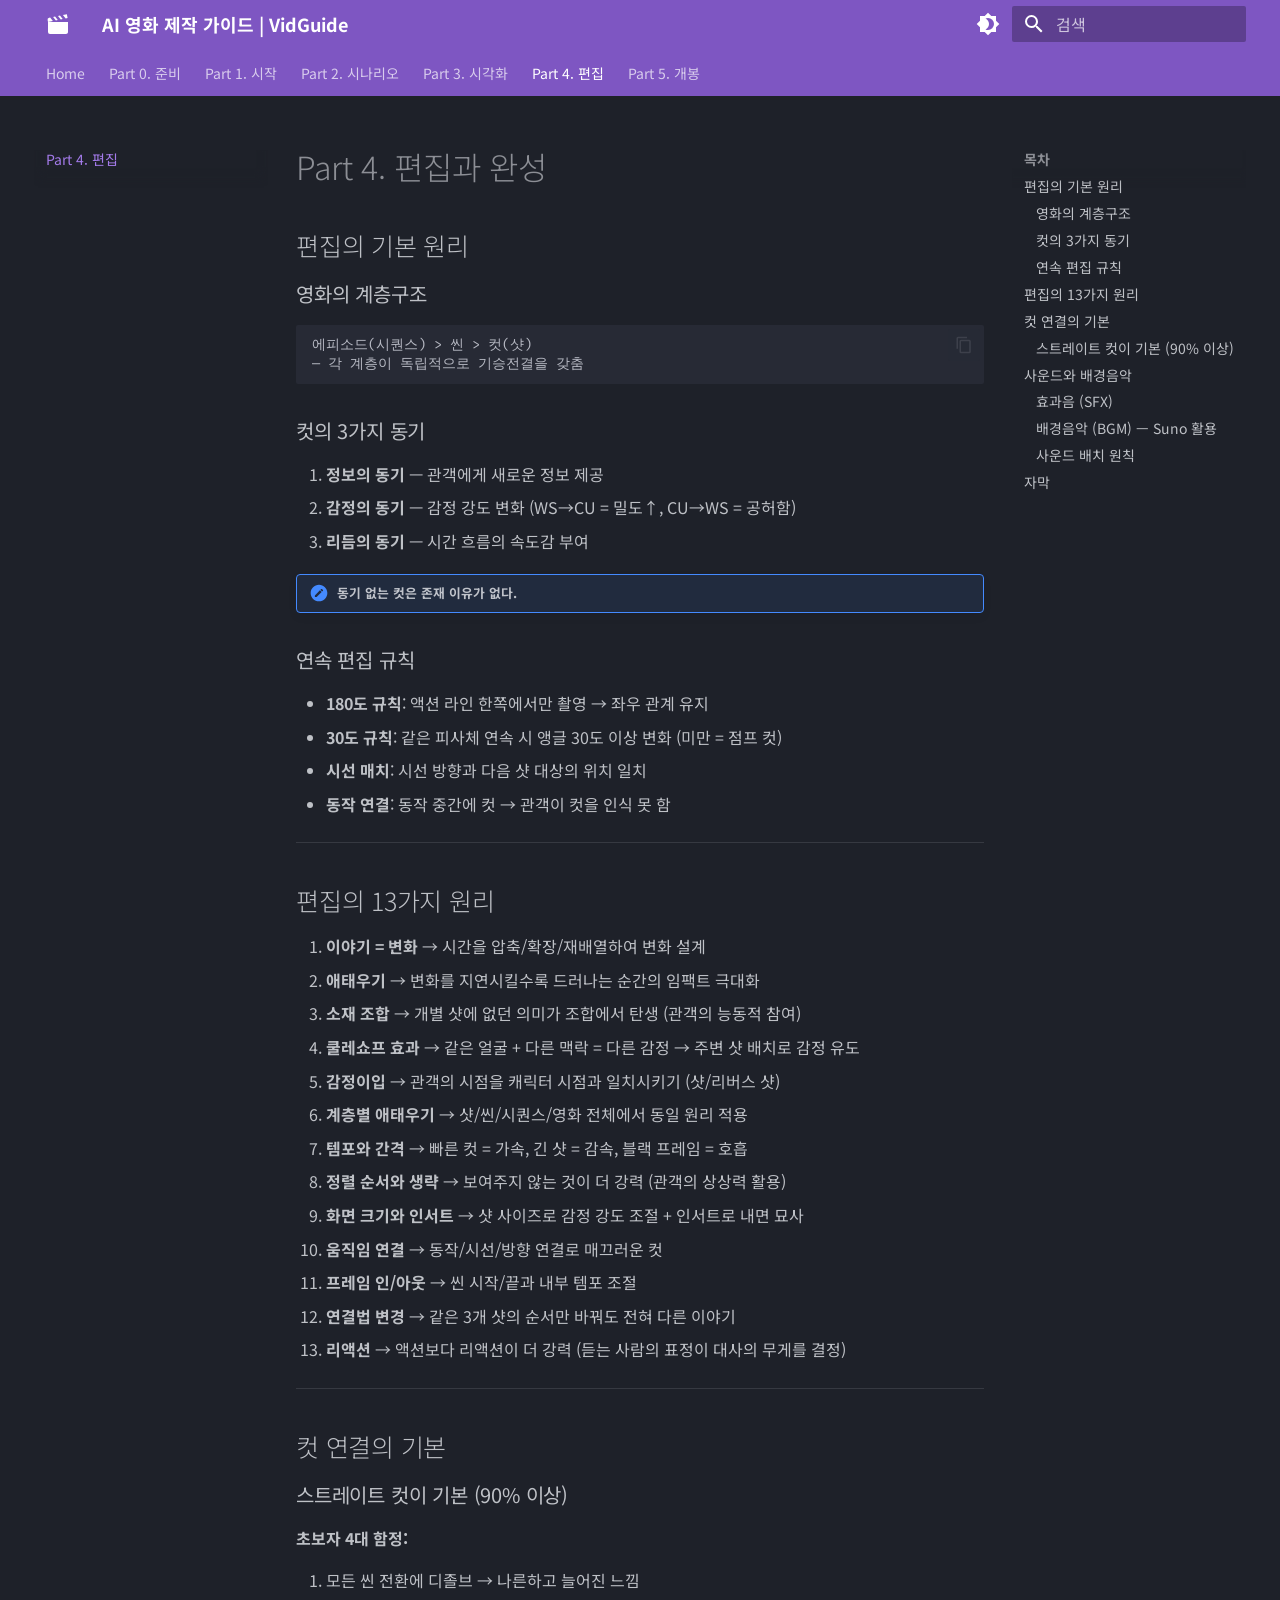
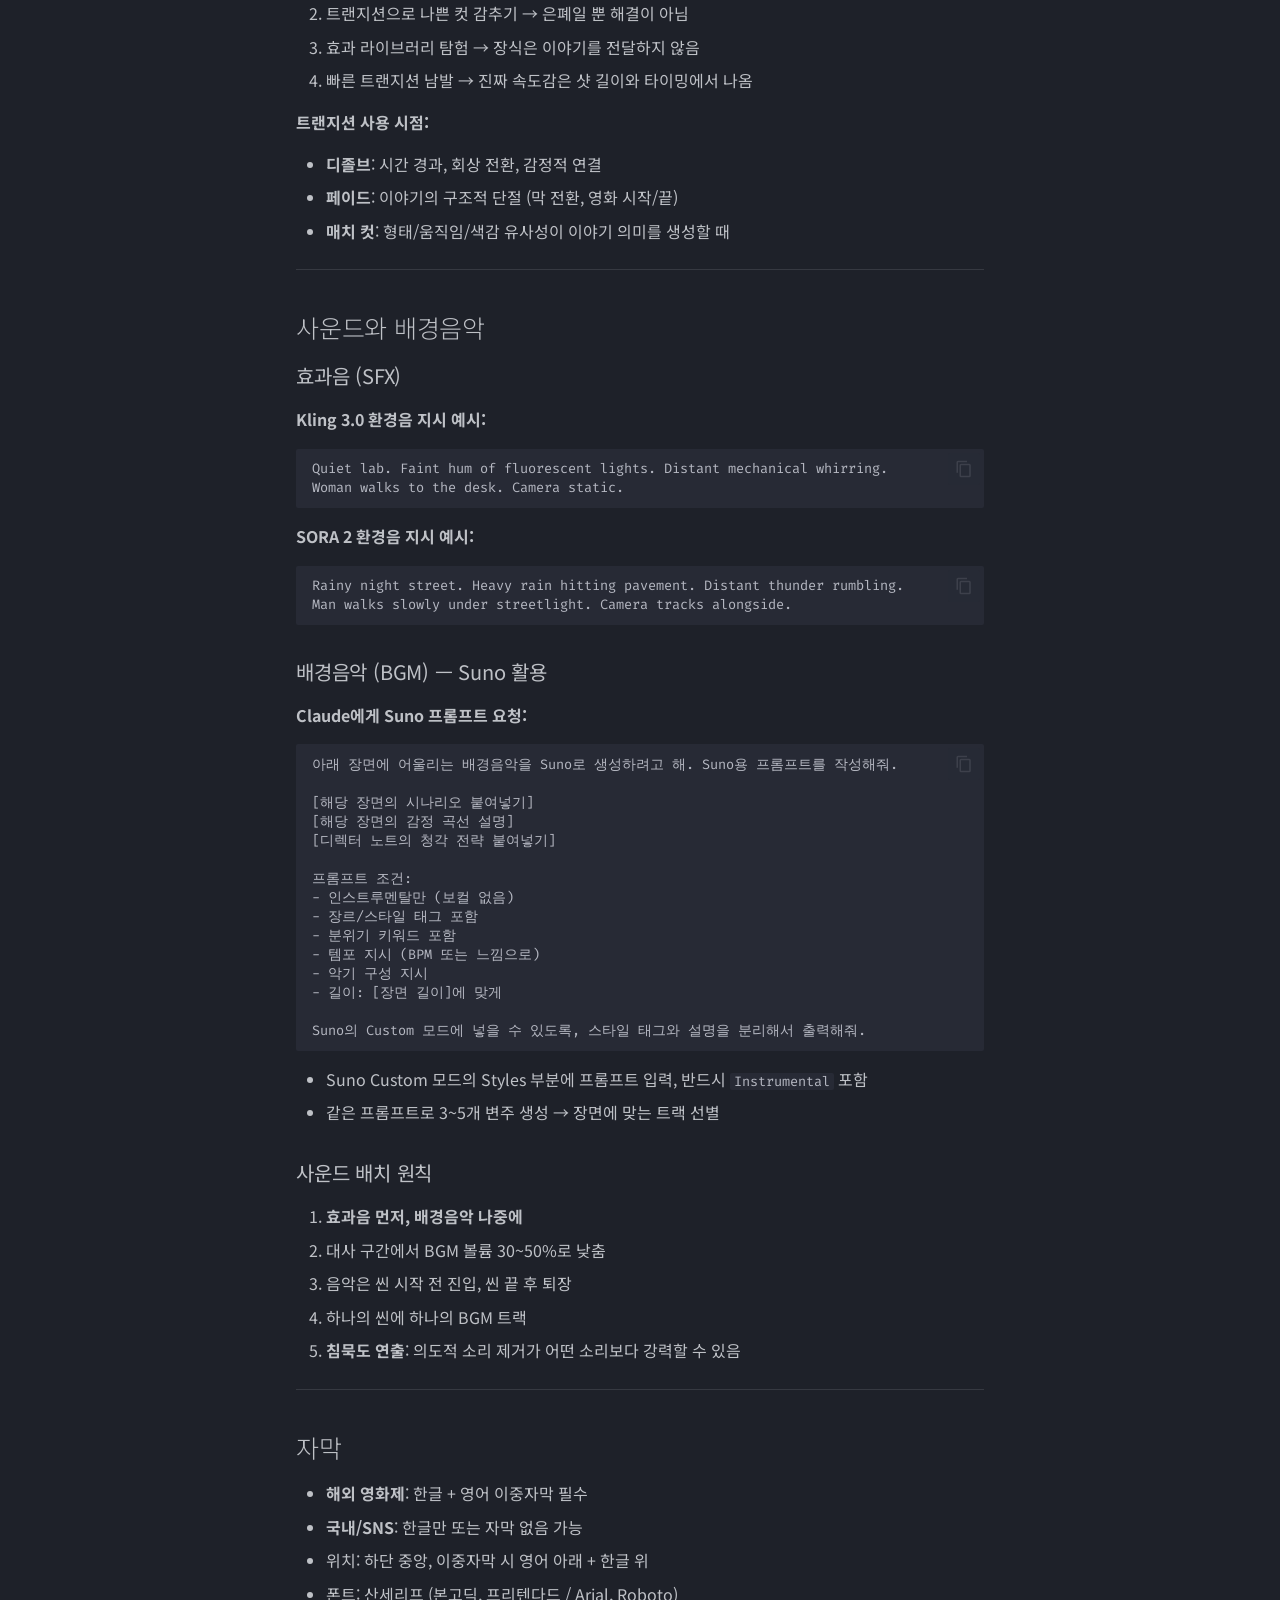
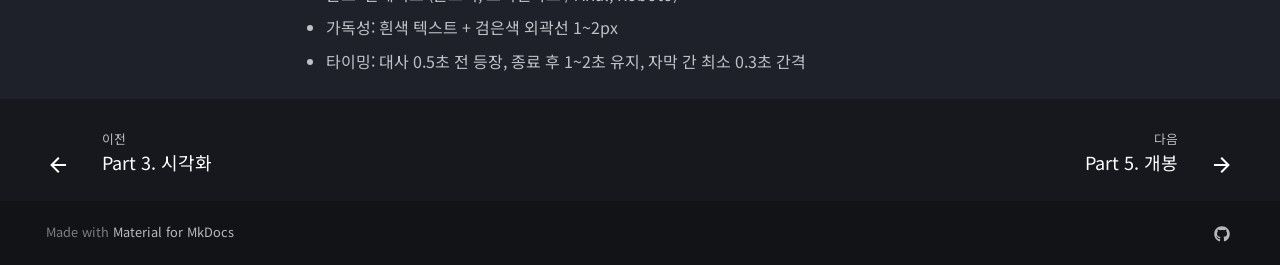
<file: part4-editing/index.html>
<!doctype html>
<html lang="ko" class="no-js">
  <head>
    
      <meta charset="utf-8">
      <meta name="viewport" content="width=device-width,initial-scale=1">
      
        <meta name="description" content="율파파(darkcommis)의 AI 영화제 수상 워크플로우 정리">
      
      
        <meta name="author" content="Comad.J">
      
      
        <link rel="canonical" href="https://kinkos1234.github.io/VidGuide/part4-editing/">
      
      
        <link rel="prev" href="../part3-visualization/">
      
      
        <link rel="next" href="../part5-release/">
      
      
        
      
      
      <link rel="icon" href="../assets/images/favicon.png">
      <meta name="generator" content="mkdocs-1.6.1, mkdocs-material-9.7.5">
    
    
      
        <title>Part 4. 편집 - AI 영화 제작 가이드 | VidGuide</title>
      
    
    
      <link rel="stylesheet" href="../assets/stylesheets/main.484c7ddc.min.css">
      
        
        <link rel="stylesheet" href="../assets/stylesheets/palette.ab4e12ef.min.css">
      
      


    
    
      
    
    
      
        
        
        <link rel="preconnect" href="https://fonts.gstatic.com" crossorigin>
        <link rel="stylesheet" href="https://fonts.googleapis.com/css?family=Noto+Sans+KR:300,300i,400,400i,700,700i%7CFira+Code:400,400i,700,700i&display=fallback">
        <style>:root{--md-text-font:"Noto Sans KR";--md-code-font:"Fira Code"}</style>
      
    
    
    <script>__md_scope=new URL("..",location),__md_hash=e=>[...e].reduce(((e,_)=>(e<<5)-e+_.charCodeAt(0)),0),__md_get=(e,_=localStorage,t=__md_scope)=>JSON.parse(_.getItem(t.pathname+"."+e)),__md_set=(e,_,t=localStorage,a=__md_scope)=>{try{t.setItem(a.pathname+"."+e,JSON.stringify(_))}catch(e){}}</script>
    
      

    
    
  </head>
  
  
    
    
      
    
    
    
    
    <body dir="ltr" data-md-color-scheme="slate" data-md-color-primary="deep-purple" data-md-color-accent="amber">
  
    
    <input class="md-toggle" data-md-toggle="drawer" type="checkbox" id="__drawer" autocomplete="off">
    <input class="md-toggle" data-md-toggle="search" type="checkbox" id="__search" autocomplete="off">
    <label class="md-overlay" for="__drawer"></label>
    <div data-md-component="skip">
      
        
        <a href="#part-4" class="md-skip">
          콘텐츠로 이동
        </a>
      
    </div>
    <div data-md-component="announce">
      
    </div>
    
    
      

<header class="md-header" data-md-component="header">
  <nav class="md-header__inner md-grid" aria-label="상단/헤더">
    <a href=".." title="AI 영화 제작 가이드 | VidGuide" class="md-header__button md-logo" aria-label="AI 영화 제작 가이드 | VidGuide" data-md-component="logo">
      
  
  <svg xmlns="http://www.w3.org/2000/svg" viewBox="0 0 24 24"><path d="m20.84 2.18-3.93.78 2.74 3.54 1.97-.4zm-6.87 1.36L12 3.93l2.75 3.53 1.96-.39zm-4.9.96-1.97.41 2.75 3.53 1.96-.39zm-4.91 1-.98.19a2 2 0 0 0-1.57 2.35L2 10l4.9-.97zM2 10v10a2 2 0 0 0 2 2h16c1.11 0 2-.89 2-2V10z"/></svg>

    </a>
    <label class="md-header__button md-icon" for="__drawer">
      
      <svg xmlns="http://www.w3.org/2000/svg" viewBox="0 0 24 24"><path d="M3 6h18v2H3zm0 5h18v2H3zm0 5h18v2H3z"/></svg>
    </label>
    <div class="md-header__title" data-md-component="header-title">
      <div class="md-header__ellipsis">
        <div class="md-header__topic">
          <span class="md-ellipsis">
            AI 영화 제작 가이드 | VidGuide
          </span>
        </div>
        <div class="md-header__topic" data-md-component="header-topic">
          <span class="md-ellipsis">
            
              Part 4. 편집
            
          </span>
        </div>
      </div>
    </div>
    
      
        <form class="md-header__option" data-md-component="palette">
  
    
    
    
    <input class="md-option" data-md-color-media="" data-md-color-scheme="slate" data-md-color-primary="deep-purple" data-md-color-accent="amber"  aria-label="라이트 모드로 전환"  type="radio" name="__palette" id="__palette_0">
    
      <label class="md-header__button md-icon" title="라이트 모드로 전환" for="__palette_1" hidden>
        <svg xmlns="http://www.w3.org/2000/svg" viewBox="0 0 24 24"><path d="M12 18c-.89 0-1.74-.2-2.5-.55C11.56 16.5 13 14.42 13 12s-1.44-4.5-3.5-5.45C10.26 6.2 11.11 6 12 6a6 6 0 0 1 6 6 6 6 0 0 1-6 6m8-9.31V4h-4.69L12 .69 8.69 4H4v4.69L.69 12 4 15.31V20h4.69L12 23.31 15.31 20H20v-4.69L23.31 12z"/></svg>
      </label>
    
  
    
    
    
    <input class="md-option" data-md-color-media="" data-md-color-scheme="default" data-md-color-primary="deep-purple" data-md-color-accent="amber"  aria-label="다크 모드로 전환"  type="radio" name="__palette" id="__palette_1">
    
      <label class="md-header__button md-icon" title="다크 모드로 전환" for="__palette_0" hidden>
        <svg xmlns="http://www.w3.org/2000/svg" viewBox="0 0 24 24"><path d="M12 8a4 4 0 0 0-4 4 4 4 0 0 0 4 4 4 4 0 0 0 4-4 4 4 0 0 0-4-4m0 10a6 6 0 0 1-6-6 6 6 0 0 1 6-6 6 6 0 0 1 6 6 6 6 0 0 1-6 6m8-9.31V4h-4.69L12 .69 8.69 4H4v4.69L.69 12 4 15.31V20h4.69L12 23.31 15.31 20H20v-4.69L23.31 12z"/></svg>
      </label>
    
  
</form>
      
    
    
      <script>var palette=__md_get("__palette");if(palette&&palette.color){if("(prefers-color-scheme)"===palette.color.media){var media=matchMedia("(prefers-color-scheme: light)"),input=document.querySelector(media.matches?"[data-md-color-media='(prefers-color-scheme: light)']":"[data-md-color-media='(prefers-color-scheme: dark)']");palette.color.media=input.getAttribute("data-md-color-media"),palette.color.scheme=input.getAttribute("data-md-color-scheme"),palette.color.primary=input.getAttribute("data-md-color-primary"),palette.color.accent=input.getAttribute("data-md-color-accent")}for(var[key,value]of Object.entries(palette.color))document.body.setAttribute("data-md-color-"+key,value)}</script>
    
    
    
      
      
        <label class="md-header__button md-icon" for="__search">
          
          <svg xmlns="http://www.w3.org/2000/svg" viewBox="0 0 24 24"><path d="M9.5 3A6.5 6.5 0 0 1 16 9.5c0 1.61-.59 3.09-1.56 4.23l.27.27h.79l5 5-1.5 1.5-5-5v-.79l-.27-.27A6.52 6.52 0 0 1 9.5 16 6.5 6.5 0 0 1 3 9.5 6.5 6.5 0 0 1 9.5 3m0 2C7 5 5 7 5 9.5S7 14 9.5 14 14 12 14 9.5 12 5 9.5 5"/></svg>
        </label>
        <div class="md-search" data-md-component="search" role="dialog">
  <label class="md-search__overlay" for="__search"></label>
  <div class="md-search__inner" role="search">
    <form class="md-search__form" name="search">
      <input type="text" class="md-search__input" name="query" aria-label="검색" placeholder="검색" autocapitalize="off" autocorrect="off" autocomplete="off" spellcheck="false" data-md-component="search-query" required>
      <label class="md-search__icon md-icon" for="__search">
        
        <svg xmlns="http://www.w3.org/2000/svg" viewBox="0 0 24 24"><path d="M9.5 3A6.5 6.5 0 0 1 16 9.5c0 1.61-.59 3.09-1.56 4.23l.27.27h.79l5 5-1.5 1.5-5-5v-.79l-.27-.27A6.52 6.52 0 0 1 9.5 16 6.5 6.5 0 0 1 3 9.5 6.5 6.5 0 0 1 9.5 3m0 2C7 5 5 7 5 9.5S7 14 9.5 14 14 12 14 9.5 12 5 9.5 5"/></svg>
        
        <svg xmlns="http://www.w3.org/2000/svg" viewBox="0 0 24 24"><path d="M20 11v2H8l5.5 5.5-1.42 1.42L4.16 12l7.92-7.92L13.5 5.5 8 11z"/></svg>
      </label>
      <nav class="md-search__options" aria-label="검색">
        
        <button type="reset" class="md-search__icon md-icon" title="지우기" aria-label="지우기" tabindex="-1">
          
          <svg xmlns="http://www.w3.org/2000/svg" viewBox="0 0 24 24"><path d="M19 6.41 17.59 5 12 10.59 6.41 5 5 6.41 10.59 12 5 17.59 6.41 19 12 13.41 17.59 19 19 17.59 13.41 12z"/></svg>
        </button>
      </nav>
      
        <div class="md-search__suggest" data-md-component="search-suggest"></div>
      
    </form>
    <div class="md-search__output">
      <div class="md-search__scrollwrap" tabindex="0" data-md-scrollfix>
        <div class="md-search-result" data-md-component="search-result">
          <div class="md-search-result__meta">
            검색 초기화
          </div>
          <ol class="md-search-result__list" role="presentation"></ol>
        </div>
      </div>
    </div>
  </div>
</div>
      
    
    
  </nav>
  
</header>
    
    <div class="md-container" data-md-component="container">
      
      
        
          
            
<nav class="md-tabs" aria-label="탭" data-md-component="tabs">
  <div class="md-grid">
    <ul class="md-tabs__list">
      
        
  
  
  
  
    <li class="md-tabs__item">
      <a href=".." class="md-tabs__link">
        
  
  
    
  
  Home

      </a>
    </li>
  

      
        
  
  
  
  
    <li class="md-tabs__item">
      <a href="../part0-preparation/" class="md-tabs__link">
        
  
  
    
  
  Part 0. 준비

      </a>
    </li>
  

      
        
  
  
  
  
    <li class="md-tabs__item">
      <a href="../part1-start/" class="md-tabs__link">
        
  
  
    
  
  Part 1. 시작

      </a>
    </li>
  

      
        
  
  
  
  
    <li class="md-tabs__item">
      <a href="../part2-scenario/" class="md-tabs__link">
        
  
  
    
  
  Part 2. 시나리오

      </a>
    </li>
  

      
        
  
  
  
  
    <li class="md-tabs__item">
      <a href="../part3-visualization/" class="md-tabs__link">
        
  
  
    
  
  Part 3. 시각화

      </a>
    </li>
  

      
        
  
  
  
    
  
  
    <li class="md-tabs__item md-tabs__item--active">
      <a href="./" class="md-tabs__link">
        
  
  
    
  
  Part 4. 편집

      </a>
    </li>
  

      
        
  
  
  
  
    <li class="md-tabs__item">
      <a href="../part5-release/" class="md-tabs__link">
        
  
  
    
  
  Part 5. 개봉

      </a>
    </li>
  

      
    </ul>
  </div>
</nav>
          
        
      
      <main class="md-main" data-md-component="main">
        <div class="md-main__inner md-grid">
          
            
              
              <div class="md-sidebar md-sidebar--primary" data-md-component="sidebar" data-md-type="navigation" >
                <div class="md-sidebar__scrollwrap">
                  <div class="md-sidebar__inner">
                    


  


<nav class="md-nav md-nav--primary md-nav--lifted" aria-label="네비게이션" data-md-level="0">
  <label class="md-nav__title" for="__drawer">
    <a href=".." title="AI 영화 제작 가이드 | VidGuide" class="md-nav__button md-logo" aria-label="AI 영화 제작 가이드 | VidGuide" data-md-component="logo">
      
  
  <svg xmlns="http://www.w3.org/2000/svg" viewBox="0 0 24 24"><path d="m20.84 2.18-3.93.78 2.74 3.54 1.97-.4zm-6.87 1.36L12 3.93l2.75 3.53 1.96-.39zm-4.9.96-1.97.41 2.75 3.53 1.96-.39zm-4.91 1-.98.19a2 2 0 0 0-1.57 2.35L2 10l4.9-.97zM2 10v10a2 2 0 0 0 2 2h16c1.11 0 2-.89 2-2V10z"/></svg>

    </a>
    AI 영화 제작 가이드 | VidGuide
  </label>
  
  <ul class="md-nav__list" data-md-scrollfix>
    
      
      
  
  
  
  
    <li class="md-nav__item">
      <a href=".." class="md-nav__link">
        
  
  
  <span class="md-ellipsis">
    
  
    Home
  

    
  </span>
  
  

      </a>
    </li>
  

    
      
      
  
  
  
  
    <li class="md-nav__item">
      <a href="../part0-preparation/" class="md-nav__link">
        
  
  
  <span class="md-ellipsis">
    
  
    Part 0. 준비
  

    
  </span>
  
  

      </a>
    </li>
  

    
      
      
  
  
  
  
    <li class="md-nav__item">
      <a href="../part1-start/" class="md-nav__link">
        
  
  
  <span class="md-ellipsis">
    
  
    Part 1. 시작
  

    
  </span>
  
  

      </a>
    </li>
  

    
      
      
  
  
  
  
    <li class="md-nav__item">
      <a href="../part2-scenario/" class="md-nav__link">
        
  
  
  <span class="md-ellipsis">
    
  
    Part 2. 시나리오
  

    
  </span>
  
  

      </a>
    </li>
  

    
      
      
  
  
  
  
    <li class="md-nav__item">
      <a href="../part3-visualization/" class="md-nav__link">
        
  
  
  <span class="md-ellipsis">
    
  
    Part 3. 시각화
  

    
  </span>
  
  

      </a>
    </li>
  

    
      
      
  
  
    
  
  
  
    <li class="md-nav__item md-nav__item--active">
      
      <input class="md-nav__toggle md-toggle" type="checkbox" id="__toc">
      
      
        
      
      
        <label class="md-nav__link md-nav__link--active" for="__toc">
          
  
  
  <span class="md-ellipsis">
    
  
    Part 4. 편집
  

    
  </span>
  
  

          <span class="md-nav__icon md-icon"></span>
        </label>
      
      <a href="./" class="md-nav__link md-nav__link--active">
        
  
  
  <span class="md-ellipsis">
    
  
    Part 4. 편집
  

    
  </span>
  
  

      </a>
      
        

<nav class="md-nav md-nav--secondary" aria-label="목차">
  
  
  
    
  
  
    <label class="md-nav__title" for="__toc">
      <span class="md-nav__icon md-icon"></span>
      목차
    </label>
    <ul class="md-nav__list" data-md-component="toc" data-md-scrollfix>
      
        <li class="md-nav__item">
  <a href="#_1" class="md-nav__link">
    <span class="md-ellipsis">
      
        편집의 기본 원리
      
    </span>
  </a>
  
    <nav class="md-nav" aria-label="편집의 기본 원리">
      <ul class="md-nav__list">
        
          <li class="md-nav__item">
  <a href="#_2" class="md-nav__link">
    <span class="md-ellipsis">
      
        영화의 계층구조
      
    </span>
  </a>
  
</li>
        
          <li class="md-nav__item">
  <a href="#3" class="md-nav__link">
    <span class="md-ellipsis">
      
        컷의 3가지 동기
      
    </span>
  </a>
  
</li>
        
          <li class="md-nav__item">
  <a href="#_3" class="md-nav__link">
    <span class="md-ellipsis">
      
        연속 편집 규칙
      
    </span>
  </a>
  
</li>
        
      </ul>
    </nav>
  
</li>
      
        <li class="md-nav__item">
  <a href="#13" class="md-nav__link">
    <span class="md-ellipsis">
      
        편집의 13가지 원리
      
    </span>
  </a>
  
</li>
      
        <li class="md-nav__item">
  <a href="#_4" class="md-nav__link">
    <span class="md-ellipsis">
      
        컷 연결의 기본
      
    </span>
  </a>
  
    <nav class="md-nav" aria-label="컷 연결의 기본">
      <ul class="md-nav__list">
        
          <li class="md-nav__item">
  <a href="#90" class="md-nav__link">
    <span class="md-ellipsis">
      
        스트레이트 컷이 기본 (90% 이상)
      
    </span>
  </a>
  
</li>
        
      </ul>
    </nav>
  
</li>
      
        <li class="md-nav__item">
  <a href="#_5" class="md-nav__link">
    <span class="md-ellipsis">
      
        사운드와 배경음악
      
    </span>
  </a>
  
    <nav class="md-nav" aria-label="사운드와 배경음악">
      <ul class="md-nav__list">
        
          <li class="md-nav__item">
  <a href="#sfx" class="md-nav__link">
    <span class="md-ellipsis">
      
        효과음 (SFX)
      
    </span>
  </a>
  
</li>
        
          <li class="md-nav__item">
  <a href="#bgm-suno" class="md-nav__link">
    <span class="md-ellipsis">
      
        배경음악 (BGM) — Suno 활용
      
    </span>
  </a>
  
</li>
        
          <li class="md-nav__item">
  <a href="#_6" class="md-nav__link">
    <span class="md-ellipsis">
      
        사운드 배치 원칙
      
    </span>
  </a>
  
</li>
        
      </ul>
    </nav>
  
</li>
      
        <li class="md-nav__item">
  <a href="#_7" class="md-nav__link">
    <span class="md-ellipsis">
      
        자막
      
    </span>
  </a>
  
</li>
      
    </ul>
  
</nav>
      
    </li>
  

    
      
      
  
  
  
  
    <li class="md-nav__item">
      <a href="../part5-release/" class="md-nav__link">
        
  
  
  <span class="md-ellipsis">
    
  
    Part 5. 개봉
  

    
  </span>
  
  

      </a>
    </li>
  

    
  </ul>
</nav>
                  </div>
                </div>
              </div>
            
            
              
              <div class="md-sidebar md-sidebar--secondary" data-md-component="sidebar" data-md-type="toc" >
                <div class="md-sidebar__scrollwrap">
                  <div class="md-sidebar__inner">
                    

<nav class="md-nav md-nav--secondary" aria-label="목차">
  
  
  
    
  
  
    <label class="md-nav__title" for="__toc">
      <span class="md-nav__icon md-icon"></span>
      목차
    </label>
    <ul class="md-nav__list" data-md-component="toc" data-md-scrollfix>
      
        <li class="md-nav__item">
  <a href="#_1" class="md-nav__link">
    <span class="md-ellipsis">
      
        편집의 기본 원리
      
    </span>
  </a>
  
    <nav class="md-nav" aria-label="편집의 기본 원리">
      <ul class="md-nav__list">
        
          <li class="md-nav__item">
  <a href="#_2" class="md-nav__link">
    <span class="md-ellipsis">
      
        영화의 계층구조
      
    </span>
  </a>
  
</li>
        
          <li class="md-nav__item">
  <a href="#3" class="md-nav__link">
    <span class="md-ellipsis">
      
        컷의 3가지 동기
      
    </span>
  </a>
  
</li>
        
          <li class="md-nav__item">
  <a href="#_3" class="md-nav__link">
    <span class="md-ellipsis">
      
        연속 편집 규칙
      
    </span>
  </a>
  
</li>
        
      </ul>
    </nav>
  
</li>
      
        <li class="md-nav__item">
  <a href="#13" class="md-nav__link">
    <span class="md-ellipsis">
      
        편집의 13가지 원리
      
    </span>
  </a>
  
</li>
      
        <li class="md-nav__item">
  <a href="#_4" class="md-nav__link">
    <span class="md-ellipsis">
      
        컷 연결의 기본
      
    </span>
  </a>
  
    <nav class="md-nav" aria-label="컷 연결의 기본">
      <ul class="md-nav__list">
        
          <li class="md-nav__item">
  <a href="#90" class="md-nav__link">
    <span class="md-ellipsis">
      
        스트레이트 컷이 기본 (90% 이상)
      
    </span>
  </a>
  
</li>
        
      </ul>
    </nav>
  
</li>
      
        <li class="md-nav__item">
  <a href="#_5" class="md-nav__link">
    <span class="md-ellipsis">
      
        사운드와 배경음악
      
    </span>
  </a>
  
    <nav class="md-nav" aria-label="사운드와 배경음악">
      <ul class="md-nav__list">
        
          <li class="md-nav__item">
  <a href="#sfx" class="md-nav__link">
    <span class="md-ellipsis">
      
        효과음 (SFX)
      
    </span>
  </a>
  
</li>
        
          <li class="md-nav__item">
  <a href="#bgm-suno" class="md-nav__link">
    <span class="md-ellipsis">
      
        배경음악 (BGM) — Suno 활용
      
    </span>
  </a>
  
</li>
        
          <li class="md-nav__item">
  <a href="#_6" class="md-nav__link">
    <span class="md-ellipsis">
      
        사운드 배치 원칙
      
    </span>
  </a>
  
</li>
        
      </ul>
    </nav>
  
</li>
      
        <li class="md-nav__item">
  <a href="#_7" class="md-nav__link">
    <span class="md-ellipsis">
      
        자막
      
    </span>
  </a>
  
</li>
      
    </ul>
  
</nav>
                  </div>
                </div>
              </div>
            
          
          
            <div class="md-content" data-md-component="content">
              
              <article class="md-content__inner md-typeset">
                
                  



<h1 id="part-4">Part 4. 편집과 완성<a class="headerlink" href="#part-4" title="Permanent link">&para;</a></h1>
<h2 id="_1">편집의 기본 원리<a class="headerlink" href="#_1" title="Permanent link">&para;</a></h2>
<h3 id="_2">영화의 계층구조<a class="headerlink" href="#_2" title="Permanent link">&para;</a></h3>
<div class="highlight"><pre><span></span><code><a id="__codelineno-0-1" name="__codelineno-0-1" href="#__codelineno-0-1"></a>에피소드(시퀀스) &gt; 씬 &gt; 컷(샷)
<a id="__codelineno-0-2" name="__codelineno-0-2" href="#__codelineno-0-2"></a>— 각 계층이 독립적으로 기승전결을 갖춤
</code></pre></div>
<h3 id="3">컷의 3가지 동기<a class="headerlink" href="#3" title="Permanent link">&para;</a></h3>
<ol>
<li><strong>정보의 동기</strong> — 관객에게 새로운 정보 제공</li>
<li><strong>감정의 동기</strong> — 감정 강도 변화 (WS→CU = 밀도↑, CU→WS = 공허함)</li>
<li><strong>리듬의 동기</strong> — 시간 흐름의 속도감 부여</li>
</ol>
<div class="admonition note">
<p class="admonition-title">동기 없는 컷은 존재 이유가 없다.</p>
</div>
<h3 id="_3">연속 편집 규칙<a class="headerlink" href="#_3" title="Permanent link">&para;</a></h3>
<ul>
<li><strong>180도 규칙</strong>: 액션 라인 한쪽에서만 촬영 → 좌우 관계 유지</li>
<li><strong>30도 규칙</strong>: 같은 피사체 연속 시 앵글 30도 이상 변화 (미만 = 점프 컷)</li>
<li><strong>시선 매치</strong>: 시선 방향과 다음 샷 대상의 위치 일치</li>
<li><strong>동작 연결</strong>: 동작 중간에 컷 → 관객이 컷을 인식 못 함</li>
</ul>
<hr />
<h2 id="13">편집의 13가지 원리<a class="headerlink" href="#13" title="Permanent link">&para;</a></h2>
<ol>
<li><strong>이야기 = 변화</strong> → 시간을 압축/확장/재배열하여 변화 설계</li>
<li><strong>애태우기</strong> → 변화를 지연시킬수록 드러나는 순간의 임팩트 극대화</li>
<li><strong>소재 조합</strong> → 개별 샷에 없던 의미가 조합에서 탄생 (관객의 능동적 참여)</li>
<li><strong>쿨레쇼프 효과</strong> → 같은 얼굴 + 다른 맥락 = 다른 감정 → 주변 샷 배치로 감정 유도</li>
<li><strong>감정이입</strong> → 관객의 시점을 캐릭터 시점과 일치시키기 (샷/리버스 샷)</li>
<li><strong>계층별 애태우기</strong> → 샷/씬/시퀀스/영화 전체에서 동일 원리 적용</li>
<li><strong>템포와 간격</strong> → 빠른 컷 = 가속, 긴 샷 = 감속, 블랙 프레임 = 호흡</li>
<li><strong>정렬 순서와 생략</strong> → 보여주지 않는 것이 더 강력 (관객의 상상력 활용)</li>
<li><strong>화면 크기와 인서트</strong> → 샷 사이즈로 감정 강도 조절 + 인서트로 내면 묘사</li>
<li><strong>움직임 연결</strong> → 동작/시선/방향 연결로 매끄러운 컷</li>
<li><strong>프레임 인/아웃</strong> → 씬 시작/끝과 내부 템포 조절</li>
<li><strong>연결법 변경</strong> → 같은 3개 샷의 순서만 바꿔도 전혀 다른 이야기</li>
<li><strong>리액션</strong> → 액션보다 리액션이 더 강력 (듣는 사람의 표정이 대사의 무게를 결정)</li>
</ol>
<hr />
<h2 id="_4">컷 연결의 기본<a class="headerlink" href="#_4" title="Permanent link">&para;</a></h2>
<h3 id="90">스트레이트 컷이 기본 (90% 이상)<a class="headerlink" href="#90" title="Permanent link">&para;</a></h3>
<p><strong>초보자 4대 함정:</strong></p>
<ol>
<li>모든 씬 전환에 디졸브 → 나른하고 늘어진 느낌</li>
<li>트랜지션으로 나쁜 컷 감추기 → 은폐일 뿐 해결이 아님</li>
<li>효과 라이브러리 탐험 → 장식은 이야기를 전달하지 않음</li>
<li>빠른 트랜지션 남발 → 진짜 속도감은 샷 길이와 타이밍에서 나옴</li>
</ol>
<p><strong>트랜지션 사용 시점:</strong></p>
<ul>
<li><strong>디졸브</strong>: 시간 경과, 회상 전환, 감정적 연결</li>
<li><strong>페이드</strong>: 이야기의 구조적 단절 (막 전환, 영화 시작/끝)</li>
<li><strong>매치 컷</strong>: 형태/움직임/색감 유사성이 이야기 의미를 생성할 때</li>
</ul>
<hr />
<h2 id="_5">사운드와 배경음악<a class="headerlink" href="#_5" title="Permanent link">&para;</a></h2>
<h3 id="sfx">효과음 (SFX)<a class="headerlink" href="#sfx" title="Permanent link">&para;</a></h3>
<p><strong>Kling 3.0 환경음 지시 예시:</strong>
<div class="highlight"><pre><span></span><code><a id="__codelineno-1-1" name="__codelineno-1-1" href="#__codelineno-1-1"></a>Quiet lab. Faint hum of fluorescent lights. Distant mechanical whirring.
<a id="__codelineno-1-2" name="__codelineno-1-2" href="#__codelineno-1-2"></a>Woman walks to the desk. Camera static.
</code></pre></div></p>
<p><strong>SORA 2 환경음 지시 예시:</strong>
<div class="highlight"><pre><span></span><code><a id="__codelineno-2-1" name="__codelineno-2-1" href="#__codelineno-2-1"></a>Rainy night street. Heavy rain hitting pavement. Distant thunder rumbling.
<a id="__codelineno-2-2" name="__codelineno-2-2" href="#__codelineno-2-2"></a>Man walks slowly under streetlight. Camera tracks alongside.
</code></pre></div></p>
<h3 id="bgm-suno">배경음악 (BGM) — Suno 활용<a class="headerlink" href="#bgm-suno" title="Permanent link">&para;</a></h3>
<p><strong>Claude에게 Suno 프롬프트 요청:</strong></p>
<div class="highlight"><pre><span></span><code><a id="__codelineno-3-1" name="__codelineno-3-1" href="#__codelineno-3-1"></a>아래 장면에 어울리는 배경음악을 Suno로 생성하려고 해. Suno용 프롬프트를 작성해줘.
<a id="__codelineno-3-2" name="__codelineno-3-2" href="#__codelineno-3-2"></a>
<a id="__codelineno-3-3" name="__codelineno-3-3" href="#__codelineno-3-3"></a>[해당 장면의 시나리오 붙여넣기]
<a id="__codelineno-3-4" name="__codelineno-3-4" href="#__codelineno-3-4"></a>[해당 장면의 감정 곡선 설명]
<a id="__codelineno-3-5" name="__codelineno-3-5" href="#__codelineno-3-5"></a>[디렉터 노트의 청각 전략 붙여넣기]
<a id="__codelineno-3-6" name="__codelineno-3-6" href="#__codelineno-3-6"></a>
<a id="__codelineno-3-7" name="__codelineno-3-7" href="#__codelineno-3-7"></a>프롬프트 조건:
<a id="__codelineno-3-8" name="__codelineno-3-8" href="#__codelineno-3-8"></a>- 인스트루멘탈만 (보컬 없음)
<a id="__codelineno-3-9" name="__codelineno-3-9" href="#__codelineno-3-9"></a>- 장르/스타일 태그 포함
<a id="__codelineno-3-10" name="__codelineno-3-10" href="#__codelineno-3-10"></a>- 분위기 키워드 포함
<a id="__codelineno-3-11" name="__codelineno-3-11" href="#__codelineno-3-11"></a>- 템포 지시 (BPM 또는 느낌으로)
<a id="__codelineno-3-12" name="__codelineno-3-12" href="#__codelineno-3-12"></a>- 악기 구성 지시
<a id="__codelineno-3-13" name="__codelineno-3-13" href="#__codelineno-3-13"></a>- 길이: [장면 길이]에 맞게
<a id="__codelineno-3-14" name="__codelineno-3-14" href="#__codelineno-3-14"></a>
<a id="__codelineno-3-15" name="__codelineno-3-15" href="#__codelineno-3-15"></a>Suno의 Custom 모드에 넣을 수 있도록, 스타일 태그와 설명을 분리해서 출력해줘.
</code></pre></div>
<ul>
<li>Suno Custom 모드의 Styles 부분에 프롬프트 입력, 반드시 <code>Instrumental</code> 포함</li>
<li>같은 프롬프트로 3~5개 변주 생성 → 장면에 맞는 트랙 선별</li>
</ul>
<h3 id="_6">사운드 배치 원칙<a class="headerlink" href="#_6" title="Permanent link">&para;</a></h3>
<ol>
<li><strong>효과음 먼저, 배경음악 나중에</strong></li>
<li>대사 구간에서 BGM 볼륨 30~50%로 낮춤</li>
<li>음악은 씬 시작 전 진입, 씬 끝 후 퇴장</li>
<li>하나의 씬에 하나의 BGM 트랙</li>
<li><strong>침묵도 연출</strong>: 의도적 소리 제거가 어떤 소리보다 강력할 수 있음</li>
</ol>
<hr />
<h2 id="_7">자막<a class="headerlink" href="#_7" title="Permanent link">&para;</a></h2>
<ul>
<li><strong>해외 영화제</strong>: 한글 + 영어 이중자막 필수</li>
<li><strong>국내/SNS</strong>: 한글만 또는 자막 없음 가능</li>
<li>위치: 하단 중앙, 이중자막 시 영어 아래 + 한글 위</li>
<li>폰트: 산세리프 (본고딕, 프리텐다드 / Arial, Roboto)</li>
<li>가독성: 흰색 텍스트 + 검은색 외곽선 1~2px</li>
<li>타이밍: 대사 0.5초 전 등장, 종료 후 1~2초 유지, 자막 간 최소 0.3초 간격</li>
</ul>












                
              </article>
            </div>
          
          
<script>var target=document.getElementById(location.hash.slice(1));target&&target.name&&(target.checked=target.name.startsWith("__tabbed_"))</script>
        </div>
        
          <button type="button" class="md-top md-icon" data-md-component="top" hidden>
  
  <svg xmlns="http://www.w3.org/2000/svg" viewBox="0 0 24 24"><path d="M13 20h-2V8l-5.5 5.5-1.42-1.42L12 4.16l7.92 7.92-1.42 1.42L13 8z"/></svg>
  맨위로
</button>
        
      </main>
      
        <footer class="md-footer">
  
    
      
      <nav class="md-footer__inner md-grid" aria-label="하단/푸터" >
        
          
          <a href="../part3-visualization/" class="md-footer__link md-footer__link--prev" aria-label="이전: Part 3. 시각화">
            <div class="md-footer__button md-icon">
              
              <svg xmlns="http://www.w3.org/2000/svg" viewBox="0 0 24 24"><path d="M20 11v2H8l5.5 5.5-1.42 1.42L4.16 12l7.92-7.92L13.5 5.5 8 11z"/></svg>
            </div>
            <div class="md-footer__title">
              <span class="md-footer__direction">
                이전
              </span>
              <div class="md-ellipsis">
                Part 3. 시각화
              </div>
            </div>
          </a>
        
        
          
          <a href="../part5-release/" class="md-footer__link md-footer__link--next" aria-label="다음: Part 5. 개봉">
            <div class="md-footer__title">
              <span class="md-footer__direction">
                다음
              </span>
              <div class="md-ellipsis">
                Part 5. 개봉
              </div>
            </div>
            <div class="md-footer__button md-icon">
              
              <svg xmlns="http://www.w3.org/2000/svg" viewBox="0 0 24 24"><path d="M4 11v2h12l-5.5 5.5 1.42 1.42L19.84 12l-7.92-7.92L10.5 5.5 16 11z"/></svg>
            </div>
          </a>
        
      </nav>
    
  
  <div class="md-footer-meta md-typeset">
    <div class="md-footer-meta__inner md-grid">
      <div class="md-copyright">
  
  
    Made with
    <a href="https://squidfunk.github.io/mkdocs-material/" target="_blank" rel="noopener">
      Material for MkDocs
    </a>
  
</div>
      
        
<div class="md-social">
  
    
    
    
    
      
      
    
    <a href="https://github.com/kinkos1234" target="_blank" rel="noopener" title="github.com" class="md-social__link">
      <svg xmlns="http://www.w3.org/2000/svg" viewBox="0 0 512 512"><!--! Font Awesome Free 7.1.0 by @fontawesome - https://fontawesome.com License - https://fontawesome.com/license/free (Icons: CC BY 4.0, Fonts: SIL OFL 1.1, Code: MIT License) Copyright 2025 Fonticons, Inc.--><path d="M173.9 397.4c0 2-2.3 3.6-5.2 3.6-3.3.3-5.6-1.3-5.6-3.6 0-2 2.3-3.6 5.2-3.6 3-.3 5.6 1.3 5.6 3.6m-31.1-4.5c-.7 2 1.3 4.3 4.3 4.9 2.6 1 5.6 0 6.2-2s-1.3-4.3-4.3-5.2c-2.6-.7-5.5.3-6.2 2.3m44.2-1.7c-2.9.7-4.9 2.6-4.6 4.9.3 2 2.9 3.3 5.9 2.6 2.9-.7 4.9-2.6 4.6-4.6-.3-1.9-3-3.2-5.9-2.9M252.8 8C114.1 8 8 113.3 8 252c0 110.9 69.8 205.8 169.5 239.2 12.8 2.3 17.3-5.6 17.3-12.1 0-6.2-.3-40.4-.3-61.4 0 0-70 15-84.7-29.8 0 0-11.4-29.1-27.8-36.6 0 0-22.9-15.7 1.6-15.4 0 0 24.9 2 38.6 25.8 21.9 38.6 58.6 27.5 72.9 20.9 2.3-16 8.8-27.1 16-33.7-55.9-6.2-112.3-14.3-112.3-110.5 0-27.5 7.6-41.3 23.6-58.9-2.6-6.5-11.1-33.3 2.6-67.9 20.9-6.5 69 27 69 27 20-5.6 41.5-8.5 62.8-8.5s42.8 2.9 62.8 8.5c0 0 48.1-33.6 69-27 13.7 34.7 5.2 61.4 2.6 67.9 16 17.7 25.8 31.5 25.8 58.9 0 96.5-58.9 104.2-114.8 110.5 9.2 7.9 17 22.9 17 46.4 0 33.7-.3 75.4-.3 83.6 0 6.5 4.6 14.4 17.3 12.1C436.2 457.8 504 362.9 504 252 504 113.3 391.5 8 252.8 8M105.2 352.9c-1.3 1-1 3.3.7 5.2 1.6 1.6 3.9 2.3 5.2 1 1.3-1 1-3.3-.7-5.2-1.6-1.6-3.9-2.3-5.2-1m-10.8-8.1c-.7 1.3.3 2.9 2.3 3.9 1.6 1 3.6.7 4.3-.7.7-1.3-.3-2.9-2.3-3.9-2-.6-3.6-.3-4.3.7m32.4 35.6c-1.6 1.3-1 4.3 1.3 6.2 2.3 2.3 5.2 2.6 6.5 1 1.3-1.3.7-4.3-1.3-6.2-2.2-2.3-5.2-2.6-6.5-1m-11.4-14.7c-1.6 1-1.6 3.6 0 5.9s4.3 3.3 5.6 2.3c1.6-1.3 1.6-3.9 0-6.2-1.4-2.3-4-3.3-5.6-2"/></svg>
    </a>
  
</div>
      
    </div>
  </div>
</footer>
      
    </div>
    <div class="md-dialog" data-md-component="dialog">
      <div class="md-dialog__inner md-typeset"></div>
    </div>
    
    
    
      
      
      <script id="__config" type="application/json">{"annotate": null, "base": "..", "features": ["navigation.tabs", "navigation.sections", "navigation.top", "navigation.footer", "search.highlight", "search.suggest", "content.code.copy", "toc.follow"], "search": "../assets/javascripts/workers/search.2c215733.min.js", "tags": null, "translations": {"clipboard.copied": "\ud074\ub9bd\ubcf4\ub4dc\uc5d0 \ubcf5\uc0ac\ub428", "clipboard.copy": "\ud074\ub9bd\ubcf4\ub4dc\ub85c \ubcf5\uc0ac", "search.result.more.one": "\uc774 \ubb38\uc11c\uc5d0\uc11c 1\uac1c\uc758 \uac80\uc0c9 \uacb0\uacfc \ub354 \ubcf4\uae30", "search.result.more.other": "\uc774 \ubb38\uc11c\uc5d0\uc11c #\uac1c\uc758 \uac80\uc0c9 \uacb0\uacfc \ub354 \ubcf4\uae30", "search.result.none": "\uac80\uc0c9\uc5b4\uc640 \uc77c\uce58\ud558\ub294 \ubb38\uc11c\uac00 \uc5c6\uc2b5\ub2c8\ub2e4", "search.result.one": "1\uac1c\uc758 \uc77c\uce58\ud558\ub294 \ubb38\uc11c", "search.result.other": "#\uac1c\uc758 \uc77c\uce58\ud558\ub294 \ubb38\uc11c", "search.result.placeholder": "\uac80\uc0c9\uc5b4\ub97c \uc785\ub825\ud558\uc138\uc694", "search.result.term.missing": "\ud3ec\ud568\ub418\uc9c0 \uc54a\uc740 \uac80\uc0c9\uc5b4", "select.version": "\ubc84\uc804 \uc120\ud0dd"}, "version": null}</script>
    
    
      <script src="../assets/javascripts/bundle.79ae519e.min.js"></script>
      
    
  </body>
</html>
</file>
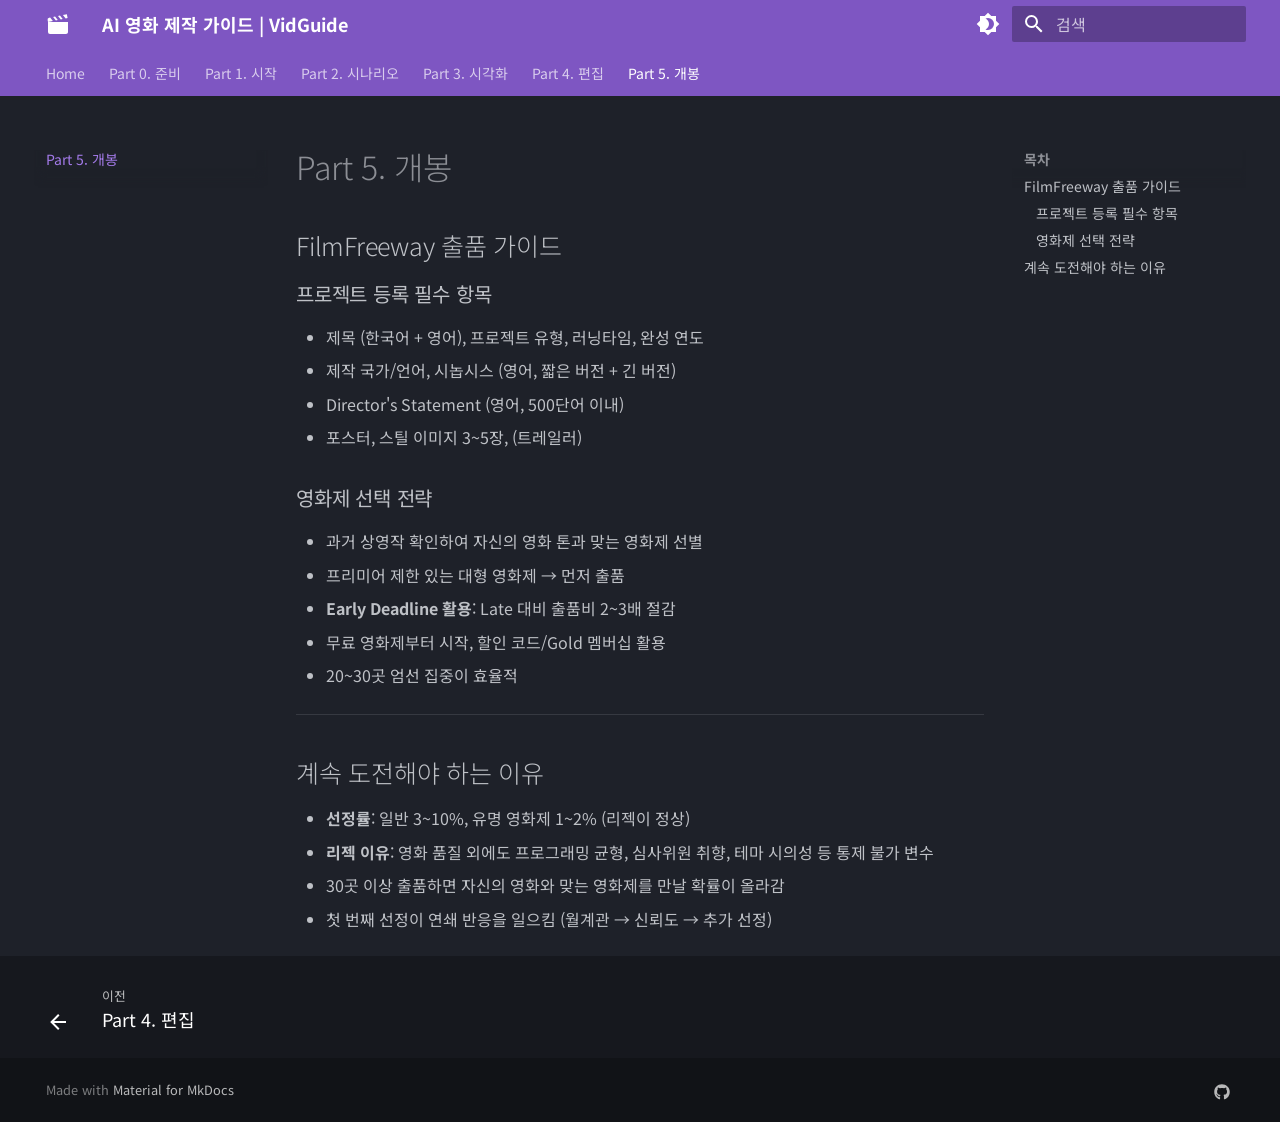
<file: part5-release/index.html>
<!doctype html>
<html lang="ko" class="no-js">
  <head>
    
      <meta charset="utf-8">
      <meta name="viewport" content="width=device-width,initial-scale=1">
      
        <meta name="description" content="율파파(darkcommis)의 AI 영화제 수상 워크플로우 정리">
      
      
        <meta name="author" content="Comad.J">
      
      
        <link rel="canonical" href="https://kinkos1234.github.io/VidGuide/part5-release/">
      
      
        <link rel="prev" href="../part4-editing/">
      
      
      
        
      
      
      <link rel="icon" href="../assets/images/favicon.png">
      <meta name="generator" content="mkdocs-1.6.1, mkdocs-material-9.7.5">
    
    
      
        <title>Part 5. 개봉 - AI 영화 제작 가이드 | VidGuide</title>
      
    
    
      <link rel="stylesheet" href="../assets/stylesheets/main.484c7ddc.min.css">
      
        
        <link rel="stylesheet" href="../assets/stylesheets/palette.ab4e12ef.min.css">
      
      


    
    
      
    
    
      
        
        
        <link rel="preconnect" href="https://fonts.gstatic.com" crossorigin>
        <link rel="stylesheet" href="https://fonts.googleapis.com/css?family=Noto+Sans+KR:300,300i,400,400i,700,700i%7CFira+Code:400,400i,700,700i&display=fallback">
        <style>:root{--md-text-font:"Noto Sans KR";--md-code-font:"Fira Code"}</style>
      
    
    
    <script>__md_scope=new URL("..",location),__md_hash=e=>[...e].reduce(((e,_)=>(e<<5)-e+_.charCodeAt(0)),0),__md_get=(e,_=localStorage,t=__md_scope)=>JSON.parse(_.getItem(t.pathname+"."+e)),__md_set=(e,_,t=localStorage,a=__md_scope)=>{try{t.setItem(a.pathname+"."+e,JSON.stringify(_))}catch(e){}}</script>
    
      

    
    
  </head>
  
  
    
    
      
    
    
    
    
    <body dir="ltr" data-md-color-scheme="slate" data-md-color-primary="deep-purple" data-md-color-accent="amber">
  
    
    <input class="md-toggle" data-md-toggle="drawer" type="checkbox" id="__drawer" autocomplete="off">
    <input class="md-toggle" data-md-toggle="search" type="checkbox" id="__search" autocomplete="off">
    <label class="md-overlay" for="__drawer"></label>
    <div data-md-component="skip">
      
        
        <a href="#part-5" class="md-skip">
          콘텐츠로 이동
        </a>
      
    </div>
    <div data-md-component="announce">
      
    </div>
    
    
      

<header class="md-header" data-md-component="header">
  <nav class="md-header__inner md-grid" aria-label="상단/헤더">
    <a href=".." title="AI 영화 제작 가이드 | VidGuide" class="md-header__button md-logo" aria-label="AI 영화 제작 가이드 | VidGuide" data-md-component="logo">
      
  
  <svg xmlns="http://www.w3.org/2000/svg" viewBox="0 0 24 24"><path d="m20.84 2.18-3.93.78 2.74 3.54 1.97-.4zm-6.87 1.36L12 3.93l2.75 3.53 1.96-.39zm-4.9.96-1.97.41 2.75 3.53 1.96-.39zm-4.91 1-.98.19a2 2 0 0 0-1.57 2.35L2 10l4.9-.97zM2 10v10a2 2 0 0 0 2 2h16c1.11 0 2-.89 2-2V10z"/></svg>

    </a>
    <label class="md-header__button md-icon" for="__drawer">
      
      <svg xmlns="http://www.w3.org/2000/svg" viewBox="0 0 24 24"><path d="M3 6h18v2H3zm0 5h18v2H3zm0 5h18v2H3z"/></svg>
    </label>
    <div class="md-header__title" data-md-component="header-title">
      <div class="md-header__ellipsis">
        <div class="md-header__topic">
          <span class="md-ellipsis">
            AI 영화 제작 가이드 | VidGuide
          </span>
        </div>
        <div class="md-header__topic" data-md-component="header-topic">
          <span class="md-ellipsis">
            
              Part 5. 개봉
            
          </span>
        </div>
      </div>
    </div>
    
      
        <form class="md-header__option" data-md-component="palette">
  
    
    
    
    <input class="md-option" data-md-color-media="" data-md-color-scheme="slate" data-md-color-primary="deep-purple" data-md-color-accent="amber"  aria-label="라이트 모드로 전환"  type="radio" name="__palette" id="__palette_0">
    
      <label class="md-header__button md-icon" title="라이트 모드로 전환" for="__palette_1" hidden>
        <svg xmlns="http://www.w3.org/2000/svg" viewBox="0 0 24 24"><path d="M12 18c-.89 0-1.74-.2-2.5-.55C11.56 16.5 13 14.42 13 12s-1.44-4.5-3.5-5.45C10.26 6.2 11.11 6 12 6a6 6 0 0 1 6 6 6 6 0 0 1-6 6m8-9.31V4h-4.69L12 .69 8.69 4H4v4.69L.69 12 4 15.31V20h4.69L12 23.31 15.31 20H20v-4.69L23.31 12z"/></svg>
      </label>
    
  
    
    
    
    <input class="md-option" data-md-color-media="" data-md-color-scheme="default" data-md-color-primary="deep-purple" data-md-color-accent="amber"  aria-label="다크 모드로 전환"  type="radio" name="__palette" id="__palette_1">
    
      <label class="md-header__button md-icon" title="다크 모드로 전환" for="__palette_0" hidden>
        <svg xmlns="http://www.w3.org/2000/svg" viewBox="0 0 24 24"><path d="M12 8a4 4 0 0 0-4 4 4 4 0 0 0 4 4 4 4 0 0 0 4-4 4 4 0 0 0-4-4m0 10a6 6 0 0 1-6-6 6 6 0 0 1 6-6 6 6 0 0 1 6 6 6 6 0 0 1-6 6m8-9.31V4h-4.69L12 .69 8.69 4H4v4.69L.69 12 4 15.31V20h4.69L12 23.31 15.31 20H20v-4.69L23.31 12z"/></svg>
      </label>
    
  
</form>
      
    
    
      <script>var palette=__md_get("__palette");if(palette&&palette.color){if("(prefers-color-scheme)"===palette.color.media){var media=matchMedia("(prefers-color-scheme: light)"),input=document.querySelector(media.matches?"[data-md-color-media='(prefers-color-scheme: light)']":"[data-md-color-media='(prefers-color-scheme: dark)']");palette.color.media=input.getAttribute("data-md-color-media"),palette.color.scheme=input.getAttribute("data-md-color-scheme"),palette.color.primary=input.getAttribute("data-md-color-primary"),palette.color.accent=input.getAttribute("data-md-color-accent")}for(var[key,value]of Object.entries(palette.color))document.body.setAttribute("data-md-color-"+key,value)}</script>
    
    
    
      
      
        <label class="md-header__button md-icon" for="__search">
          
          <svg xmlns="http://www.w3.org/2000/svg" viewBox="0 0 24 24"><path d="M9.5 3A6.5 6.5 0 0 1 16 9.5c0 1.61-.59 3.09-1.56 4.23l.27.27h.79l5 5-1.5 1.5-5-5v-.79l-.27-.27A6.52 6.52 0 0 1 9.5 16 6.5 6.5 0 0 1 3 9.5 6.5 6.5 0 0 1 9.5 3m0 2C7 5 5 7 5 9.5S7 14 9.5 14 14 12 14 9.5 12 5 9.5 5"/></svg>
        </label>
        <div class="md-search" data-md-component="search" role="dialog">
  <label class="md-search__overlay" for="__search"></label>
  <div class="md-search__inner" role="search">
    <form class="md-search__form" name="search">
      <input type="text" class="md-search__input" name="query" aria-label="검색" placeholder="검색" autocapitalize="off" autocorrect="off" autocomplete="off" spellcheck="false" data-md-component="search-query" required>
      <label class="md-search__icon md-icon" for="__search">
        
        <svg xmlns="http://www.w3.org/2000/svg" viewBox="0 0 24 24"><path d="M9.5 3A6.5 6.5 0 0 1 16 9.5c0 1.61-.59 3.09-1.56 4.23l.27.27h.79l5 5-1.5 1.5-5-5v-.79l-.27-.27A6.52 6.52 0 0 1 9.5 16 6.5 6.5 0 0 1 3 9.5 6.5 6.5 0 0 1 9.5 3m0 2C7 5 5 7 5 9.5S7 14 9.5 14 14 12 14 9.5 12 5 9.5 5"/></svg>
        
        <svg xmlns="http://www.w3.org/2000/svg" viewBox="0 0 24 24"><path d="M20 11v2H8l5.5 5.5-1.42 1.42L4.16 12l7.92-7.92L13.5 5.5 8 11z"/></svg>
      </label>
      <nav class="md-search__options" aria-label="검색">
        
        <button type="reset" class="md-search__icon md-icon" title="지우기" aria-label="지우기" tabindex="-1">
          
          <svg xmlns="http://www.w3.org/2000/svg" viewBox="0 0 24 24"><path d="M19 6.41 17.59 5 12 10.59 6.41 5 5 6.41 10.59 12 5 17.59 6.41 19 12 13.41 17.59 19 19 17.59 13.41 12z"/></svg>
        </button>
      </nav>
      
        <div class="md-search__suggest" data-md-component="search-suggest"></div>
      
    </form>
    <div class="md-search__output">
      <div class="md-search__scrollwrap" tabindex="0" data-md-scrollfix>
        <div class="md-search-result" data-md-component="search-result">
          <div class="md-search-result__meta">
            검색 초기화
          </div>
          <ol class="md-search-result__list" role="presentation"></ol>
        </div>
      </div>
    </div>
  </div>
</div>
      
    
    
  </nav>
  
</header>
    
    <div class="md-container" data-md-component="container">
      
      
        
          
            
<nav class="md-tabs" aria-label="탭" data-md-component="tabs">
  <div class="md-grid">
    <ul class="md-tabs__list">
      
        
  
  
  
  
    <li class="md-tabs__item">
      <a href=".." class="md-tabs__link">
        
  
  
    
  
  Home

      </a>
    </li>
  

      
        
  
  
  
  
    <li class="md-tabs__item">
      <a href="../part0-preparation/" class="md-tabs__link">
        
  
  
    
  
  Part 0. 준비

      </a>
    </li>
  

      
        
  
  
  
  
    <li class="md-tabs__item">
      <a href="../part1-start/" class="md-tabs__link">
        
  
  
    
  
  Part 1. 시작

      </a>
    </li>
  

      
        
  
  
  
  
    <li class="md-tabs__item">
      <a href="../part2-scenario/" class="md-tabs__link">
        
  
  
    
  
  Part 2. 시나리오

      </a>
    </li>
  

      
        
  
  
  
  
    <li class="md-tabs__item">
      <a href="../part3-visualization/" class="md-tabs__link">
        
  
  
    
  
  Part 3. 시각화

      </a>
    </li>
  

      
        
  
  
  
  
    <li class="md-tabs__item">
      <a href="../part4-editing/" class="md-tabs__link">
        
  
  
    
  
  Part 4. 편집

      </a>
    </li>
  

      
        
  
  
  
    
  
  
    <li class="md-tabs__item md-tabs__item--active">
      <a href="./" class="md-tabs__link">
        
  
  
    
  
  Part 5. 개봉

      </a>
    </li>
  

      
    </ul>
  </div>
</nav>
          
        
      
      <main class="md-main" data-md-component="main">
        <div class="md-main__inner md-grid">
          
            
              
              <div class="md-sidebar md-sidebar--primary" data-md-component="sidebar" data-md-type="navigation" >
                <div class="md-sidebar__scrollwrap">
                  <div class="md-sidebar__inner">
                    


  


<nav class="md-nav md-nav--primary md-nav--lifted" aria-label="네비게이션" data-md-level="0">
  <label class="md-nav__title" for="__drawer">
    <a href=".." title="AI 영화 제작 가이드 | VidGuide" class="md-nav__button md-logo" aria-label="AI 영화 제작 가이드 | VidGuide" data-md-component="logo">
      
  
  <svg xmlns="http://www.w3.org/2000/svg" viewBox="0 0 24 24"><path d="m20.84 2.18-3.93.78 2.74 3.54 1.97-.4zm-6.87 1.36L12 3.93l2.75 3.53 1.96-.39zm-4.9.96-1.97.41 2.75 3.53 1.96-.39zm-4.91 1-.98.19a2 2 0 0 0-1.57 2.35L2 10l4.9-.97zM2 10v10a2 2 0 0 0 2 2h16c1.11 0 2-.89 2-2V10z"/></svg>

    </a>
    AI 영화 제작 가이드 | VidGuide
  </label>
  
  <ul class="md-nav__list" data-md-scrollfix>
    
      
      
  
  
  
  
    <li class="md-nav__item">
      <a href=".." class="md-nav__link">
        
  
  
  <span class="md-ellipsis">
    
  
    Home
  

    
  </span>
  
  

      </a>
    </li>
  

    
      
      
  
  
  
  
    <li class="md-nav__item">
      <a href="../part0-preparation/" class="md-nav__link">
        
  
  
  <span class="md-ellipsis">
    
  
    Part 0. 준비
  

    
  </span>
  
  

      </a>
    </li>
  

    
      
      
  
  
  
  
    <li class="md-nav__item">
      <a href="../part1-start/" class="md-nav__link">
        
  
  
  <span class="md-ellipsis">
    
  
    Part 1. 시작
  

    
  </span>
  
  

      </a>
    </li>
  

    
      
      
  
  
  
  
    <li class="md-nav__item">
      <a href="../part2-scenario/" class="md-nav__link">
        
  
  
  <span class="md-ellipsis">
    
  
    Part 2. 시나리오
  

    
  </span>
  
  

      </a>
    </li>
  

    
      
      
  
  
  
  
    <li class="md-nav__item">
      <a href="../part3-visualization/" class="md-nav__link">
        
  
  
  <span class="md-ellipsis">
    
  
    Part 3. 시각화
  

    
  </span>
  
  

      </a>
    </li>
  

    
      
      
  
  
  
  
    <li class="md-nav__item">
      <a href="../part4-editing/" class="md-nav__link">
        
  
  
  <span class="md-ellipsis">
    
  
    Part 4. 편집
  

    
  </span>
  
  

      </a>
    </li>
  

    
      
      
  
  
    
  
  
  
    <li class="md-nav__item md-nav__item--active">
      
      <input class="md-nav__toggle md-toggle" type="checkbox" id="__toc">
      
      
        
      
      
        <label class="md-nav__link md-nav__link--active" for="__toc">
          
  
  
  <span class="md-ellipsis">
    
  
    Part 5. 개봉
  

    
  </span>
  
  

          <span class="md-nav__icon md-icon"></span>
        </label>
      
      <a href="./" class="md-nav__link md-nav__link--active">
        
  
  
  <span class="md-ellipsis">
    
  
    Part 5. 개봉
  

    
  </span>
  
  

      </a>
      
        

<nav class="md-nav md-nav--secondary" aria-label="목차">
  
  
  
    
  
  
    <label class="md-nav__title" for="__toc">
      <span class="md-nav__icon md-icon"></span>
      목차
    </label>
    <ul class="md-nav__list" data-md-component="toc" data-md-scrollfix>
      
        <li class="md-nav__item">
  <a href="#filmfreeway" class="md-nav__link">
    <span class="md-ellipsis">
      
        FilmFreeway 출품 가이드
      
    </span>
  </a>
  
    <nav class="md-nav" aria-label="FilmFreeway 출품 가이드">
      <ul class="md-nav__list">
        
          <li class="md-nav__item">
  <a href="#_1" class="md-nav__link">
    <span class="md-ellipsis">
      
        프로젝트 등록 필수 항목
      
    </span>
  </a>
  
</li>
        
          <li class="md-nav__item">
  <a href="#_2" class="md-nav__link">
    <span class="md-ellipsis">
      
        영화제 선택 전략
      
    </span>
  </a>
  
</li>
        
      </ul>
    </nav>
  
</li>
      
        <li class="md-nav__item">
  <a href="#_3" class="md-nav__link">
    <span class="md-ellipsis">
      
        계속 도전해야 하는 이유
      
    </span>
  </a>
  
</li>
      
    </ul>
  
</nav>
      
    </li>
  

    
  </ul>
</nav>
                  </div>
                </div>
              </div>
            
            
              
              <div class="md-sidebar md-sidebar--secondary" data-md-component="sidebar" data-md-type="toc" >
                <div class="md-sidebar__scrollwrap">
                  <div class="md-sidebar__inner">
                    

<nav class="md-nav md-nav--secondary" aria-label="목차">
  
  
  
    
  
  
    <label class="md-nav__title" for="__toc">
      <span class="md-nav__icon md-icon"></span>
      목차
    </label>
    <ul class="md-nav__list" data-md-component="toc" data-md-scrollfix>
      
        <li class="md-nav__item">
  <a href="#filmfreeway" class="md-nav__link">
    <span class="md-ellipsis">
      
        FilmFreeway 출품 가이드
      
    </span>
  </a>
  
    <nav class="md-nav" aria-label="FilmFreeway 출품 가이드">
      <ul class="md-nav__list">
        
          <li class="md-nav__item">
  <a href="#_1" class="md-nav__link">
    <span class="md-ellipsis">
      
        프로젝트 등록 필수 항목
      
    </span>
  </a>
  
</li>
        
          <li class="md-nav__item">
  <a href="#_2" class="md-nav__link">
    <span class="md-ellipsis">
      
        영화제 선택 전략
      
    </span>
  </a>
  
</li>
        
      </ul>
    </nav>
  
</li>
      
        <li class="md-nav__item">
  <a href="#_3" class="md-nav__link">
    <span class="md-ellipsis">
      
        계속 도전해야 하는 이유
      
    </span>
  </a>
  
</li>
      
    </ul>
  
</nav>
                  </div>
                </div>
              </div>
            
          
          
            <div class="md-content" data-md-component="content">
              
              <article class="md-content__inner md-typeset">
                
                  



<h1 id="part-5">Part 5. 개봉<a class="headerlink" href="#part-5" title="Permanent link">&para;</a></h1>
<h2 id="filmfreeway">FilmFreeway 출품 가이드<a class="headerlink" href="#filmfreeway" title="Permanent link">&para;</a></h2>
<h3 id="_1">프로젝트 등록 필수 항목<a class="headerlink" href="#_1" title="Permanent link">&para;</a></h3>
<ul>
<li>제목 (한국어 + 영어), 프로젝트 유형, 러닝타임, 완성 연도</li>
<li>제작 국가/언어, 시놉시스 (영어, 짧은 버전 + 긴 버전)</li>
<li>Director's Statement (영어, 500단어 이내)</li>
<li>포스터, 스틸 이미지 3~5장, (트레일러)</li>
</ul>
<h3 id="_2">영화제 선택 전략<a class="headerlink" href="#_2" title="Permanent link">&para;</a></h3>
<ul>
<li>과거 상영작 확인하여 자신의 영화 톤과 맞는 영화제 선별</li>
<li>프리미어 제한 있는 대형 영화제 → 먼저 출품</li>
<li><strong>Early Deadline 활용</strong>: Late 대비 출품비 2~3배 절감</li>
<li>무료 영화제부터 시작, 할인 코드/Gold 멤버십 활용</li>
<li>20~30곳 엄선 집중이 효율적</li>
</ul>
<hr />
<h2 id="_3">계속 도전해야 하는 이유<a class="headerlink" href="#_3" title="Permanent link">&para;</a></h2>
<ul>
<li><strong>선정률</strong>: 일반 3~10%, 유명 영화제 1~2% (리젝이 정상)</li>
<li><strong>리젝 이유</strong>: 영화 품질 외에도 프로그래밍 균형, 심사위원 취향, 테마 시의성 등 통제 불가 변수</li>
<li>30곳 이상 출품하면 자신의 영화와 맞는 영화제를 만날 확률이 올라감</li>
<li>첫 번째 선정이 연쇄 반응을 일으킴 (월계관 → 신뢰도 → 추가 선정)</li>
</ul>












                
              </article>
            </div>
          
          
<script>var target=document.getElementById(location.hash.slice(1));target&&target.name&&(target.checked=target.name.startsWith("__tabbed_"))</script>
        </div>
        
          <button type="button" class="md-top md-icon" data-md-component="top" hidden>
  
  <svg xmlns="http://www.w3.org/2000/svg" viewBox="0 0 24 24"><path d="M13 20h-2V8l-5.5 5.5-1.42-1.42L12 4.16l7.92 7.92-1.42 1.42L13 8z"/></svg>
  맨위로
</button>
        
      </main>
      
        <footer class="md-footer">
  
    
      
      <nav class="md-footer__inner md-grid" aria-label="하단/푸터" >
        
          
          <a href="../part4-editing/" class="md-footer__link md-footer__link--prev" aria-label="이전: Part 4. 편집">
            <div class="md-footer__button md-icon">
              
              <svg xmlns="http://www.w3.org/2000/svg" viewBox="0 0 24 24"><path d="M20 11v2H8l5.5 5.5-1.42 1.42L4.16 12l7.92-7.92L13.5 5.5 8 11z"/></svg>
            </div>
            <div class="md-footer__title">
              <span class="md-footer__direction">
                이전
              </span>
              <div class="md-ellipsis">
                Part 4. 편집
              </div>
            </div>
          </a>
        
        
      </nav>
    
  
  <div class="md-footer-meta md-typeset">
    <div class="md-footer-meta__inner md-grid">
      <div class="md-copyright">
  
  
    Made with
    <a href="https://squidfunk.github.io/mkdocs-material/" target="_blank" rel="noopener">
      Material for MkDocs
    </a>
  
</div>
      
        
<div class="md-social">
  
    
    
    
    
      
      
    
    <a href="https://github.com/kinkos1234" target="_blank" rel="noopener" title="github.com" class="md-social__link">
      <svg xmlns="http://www.w3.org/2000/svg" viewBox="0 0 512 512"><!--! Font Awesome Free 7.1.0 by @fontawesome - https://fontawesome.com License - https://fontawesome.com/license/free (Icons: CC BY 4.0, Fonts: SIL OFL 1.1, Code: MIT License) Copyright 2025 Fonticons, Inc.--><path d="M173.9 397.4c0 2-2.3 3.6-5.2 3.6-3.3.3-5.6-1.3-5.6-3.6 0-2 2.3-3.6 5.2-3.6 3-.3 5.6 1.3 5.6 3.6m-31.1-4.5c-.7 2 1.3 4.3 4.3 4.9 2.6 1 5.6 0 6.2-2s-1.3-4.3-4.3-5.2c-2.6-.7-5.5.3-6.2 2.3m44.2-1.7c-2.9.7-4.9 2.6-4.6 4.9.3 2 2.9 3.3 5.9 2.6 2.9-.7 4.9-2.6 4.6-4.6-.3-1.9-3-3.2-5.9-2.9M252.8 8C114.1 8 8 113.3 8 252c0 110.9 69.8 205.8 169.5 239.2 12.8 2.3 17.3-5.6 17.3-12.1 0-6.2-.3-40.4-.3-61.4 0 0-70 15-84.7-29.8 0 0-11.4-29.1-27.8-36.6 0 0-22.9-15.7 1.6-15.4 0 0 24.9 2 38.6 25.8 21.9 38.6 58.6 27.5 72.9 20.9 2.3-16 8.8-27.1 16-33.7-55.9-6.2-112.3-14.3-112.3-110.5 0-27.5 7.6-41.3 23.6-58.9-2.6-6.5-11.1-33.3 2.6-67.9 20.9-6.5 69 27 69 27 20-5.6 41.5-8.5 62.8-8.5s42.8 2.9 62.8 8.5c0 0 48.1-33.6 69-27 13.7 34.7 5.2 61.4 2.6 67.9 16 17.7 25.8 31.5 25.8 58.9 0 96.5-58.9 104.2-114.8 110.5 9.2 7.9 17 22.9 17 46.4 0 33.7-.3 75.4-.3 83.6 0 6.5 4.6 14.4 17.3 12.1C436.2 457.8 504 362.9 504 252 504 113.3 391.5 8 252.8 8M105.2 352.9c-1.3 1-1 3.3.7 5.2 1.6 1.6 3.9 2.3 5.2 1 1.3-1 1-3.3-.7-5.2-1.6-1.6-3.9-2.3-5.2-1m-10.8-8.1c-.7 1.3.3 2.9 2.3 3.9 1.6 1 3.6.7 4.3-.7.7-1.3-.3-2.9-2.3-3.9-2-.6-3.6-.3-4.3.7m32.4 35.6c-1.6 1.3-1 4.3 1.3 6.2 2.3 2.3 5.2 2.6 6.5 1 1.3-1.3.7-4.3-1.3-6.2-2.2-2.3-5.2-2.6-6.5-1m-11.4-14.7c-1.6 1-1.6 3.6 0 5.9s4.3 3.3 5.6 2.3c1.6-1.3 1.6-3.9 0-6.2-1.4-2.3-4-3.3-5.6-2"/></svg>
    </a>
  
</div>
      
    </div>
  </div>
</footer>
      
    </div>
    <div class="md-dialog" data-md-component="dialog">
      <div class="md-dialog__inner md-typeset"></div>
    </div>
    
    
    
      
      
      <script id="__config" type="application/json">{"annotate": null, "base": "..", "features": ["navigation.tabs", "navigation.sections", "navigation.top", "navigation.footer", "search.highlight", "search.suggest", "content.code.copy", "toc.follow"], "search": "../assets/javascripts/workers/search.2c215733.min.js", "tags": null, "translations": {"clipboard.copied": "\ud074\ub9bd\ubcf4\ub4dc\uc5d0 \ubcf5\uc0ac\ub428", "clipboard.copy": "\ud074\ub9bd\ubcf4\ub4dc\ub85c \ubcf5\uc0ac", "search.result.more.one": "\uc774 \ubb38\uc11c\uc5d0\uc11c 1\uac1c\uc758 \uac80\uc0c9 \uacb0\uacfc \ub354 \ubcf4\uae30", "search.result.more.other": "\uc774 \ubb38\uc11c\uc5d0\uc11c #\uac1c\uc758 \uac80\uc0c9 \uacb0\uacfc \ub354 \ubcf4\uae30", "search.result.none": "\uac80\uc0c9\uc5b4\uc640 \uc77c\uce58\ud558\ub294 \ubb38\uc11c\uac00 \uc5c6\uc2b5\ub2c8\ub2e4", "search.result.one": "1\uac1c\uc758 \uc77c\uce58\ud558\ub294 \ubb38\uc11c", "search.result.other": "#\uac1c\uc758 \uc77c\uce58\ud558\ub294 \ubb38\uc11c", "search.result.placeholder": "\uac80\uc0c9\uc5b4\ub97c \uc785\ub825\ud558\uc138\uc694", "search.result.term.missing": "\ud3ec\ud568\ub418\uc9c0 \uc54a\uc740 \uac80\uc0c9\uc5b4", "select.version": "\ubc84\uc804 \uc120\ud0dd"}, "version": null}</script>
    
    
      <script src="../assets/javascripts/bundle.79ae519e.min.js"></script>
      
    
  </body>
</html>
</file>
<file: css/style.css>
/* ============================================
   VidGuide Design System
   Concept: Linear (dark, glow, premium)
   Layout: Runway (article, cinematic)
   ============================================ */

/* --- Design Tokens --- */
:root {
  /* Backgrounds */
  --bg-base: #08070b;
  --bg-elevated: #0f0e14;
  --bg-surface: #16151d;
  --bg-card: #1a1926;
  --bg-card-hover: #201f2e;

  /* Text */
  --text-primary: #ededef;
  --text-secondary: #8a8a95;
  --text-tertiary: #5c5c66;
  --text-quaternary: #3a3a44;

  /* Accent */
  --accent: #8b5cf6;
  --accent-light: #a78bfa;
  --accent-dim: rgba(139, 92, 246, 0.12);
  --accent-glow: rgba(139, 92, 246, 0.25);

  /* Borders */
  --border: rgba(255, 255, 255, 0.06);
  --border-light: rgba(255, 255, 255, 0.1);
  --border-accent: rgba(139, 92, 246, 0.3);

  /* Spacing */
  --space-xs: 4px;
  --space-sm: 8px;
  --space-md: 16px;
  --space-lg: 24px;
  --space-xl: 40px;
  --space-2xl: 64px;
  --space-3xl: 96px;
  --space-4xl: 128px;

  /* Typography */
  --font-sans: 'Inter', -apple-system, BlinkMacSystemFont, 'Segoe UI', sans-serif;
  --font-mono: 'JetBrains Mono', 'Fira Code', 'SF Mono', monospace;

  /* Layout */
  --content-width: 720px;
  --page-width: 1200px;

  /* Transitions */
  --ease-out: cubic-bezier(0.16, 1, 0.3, 1);
}

/* --- Reset & Base --- */
*, *::before, *::after {
  margin: 0;
  padding: 0;
  box-sizing: border-box;
}

html {
  font-size: 16px;
  scroll-behavior: smooth;
  -webkit-font-smoothing: antialiased;
  -moz-osx-font-smoothing: grayscale;
  scrollbar-width: thin;
  scrollbar-color: var(--bg-card-hover) transparent;
}

html::-webkit-scrollbar {
  width: 6px;
}

html::-webkit-scrollbar-track {
  background: transparent;
}

html::-webkit-scrollbar-thumb {
  background: var(--bg-card-hover);
  border-radius: 3px;
}

html::-webkit-scrollbar-thumb:hover {
  background: var(--text-quaternary);
}

body {
  font-family: var(--font-sans);
  background: var(--bg-base);
  color: var(--text-secondary);
  line-height: 1.7;
  overflow-x: hidden;
}

::selection {
  background: var(--accent-dim);
  color: var(--text-primary);
}

a {
  color: var(--accent-light);
  text-decoration: none;
  transition: color 0.2s;
}
a:hover {
  color: var(--text-primary);
}

img {
  max-width: 100%;
  height: auto;
}

/* --- Navigation --- */
.nav {
  position: fixed;
  top: 0;
  left: 0;
  right: 0;
  z-index: 100;
  padding: 0 var(--space-lg);
  height: 56px;
  display: flex;
  align-items: center;
  justify-content: space-between;
  background: rgba(8, 7, 11, 0.8);
  backdrop-filter: blur(16px);
  -webkit-backdrop-filter: blur(16px);
  border-bottom: 1px solid var(--border);
  transition: background 0.3s;
}

.nav-logo {
  font-size: 14px;
  font-weight: 600;
  color: var(--text-primary);
  letter-spacing: -0.02em;
  display: flex;
  align-items: center;
  gap: var(--space-sm);
}

.nav-logo .dot {
  width: 6px;
  height: 6px;
  background: var(--accent);
  border-radius: 50%;
  box-shadow: 0 0 8px var(--accent-glow);
}

.nav-links {
  display: flex;
  gap: var(--space-lg);
  list-style: none;
}

.nav-links a {
  font-size: 13px;
  color: var(--text-tertiary);
  font-weight: 450;
  letter-spacing: 0.01em;
  transition: color 0.2s;
  position: relative;
}

.nav-links a:hover,
.nav-links a.active {
  color: var(--text-primary);
}

.nav-links a.active::after {
  content: '';
  position: absolute;
  bottom: -18px;
  left: 0;
  right: 0;
  height: 1px;
  background: var(--accent);
  box-shadow: 0 0 6px var(--accent-glow);
}

.nav-mobile-toggle {
  display: none;
  background: none;
  border: none;
  color: var(--text-secondary);
  cursor: pointer;
  padding: var(--space-sm);
}

/* --- Hero (Landing) --- */
.hero {
  position: relative;
  min-height: 100vh;
  display: flex;
  flex-direction: column;
  align-items: center;
  justify-content: center;
  text-align: center;
  padding: var(--space-4xl) var(--space-lg);
  overflow: hidden;
}

.hero::before {
  content: '';
  position: absolute;
  top: -200px;
  left: 50%;
  transform: translateX(-50%);
  width: 800px;
  height: 600px;
  background: radial-gradient(
    ellipse at center,
    var(--accent-glow) 0%,
    rgba(139, 92, 246, 0.08) 30%,
    transparent 70%
  );
  pointer-events: none;
  z-index: 0;
}

.hero-badge {
  display: inline-flex;
  align-items: center;
  gap: var(--space-sm);
  padding: 6px 14px;
  background: var(--accent-dim);
  border: 1px solid var(--border-accent);
  border-radius: 100px;
  font-size: 12px;
  font-weight: 500;
  color: var(--accent-light);
  letter-spacing: 0.04em;
  text-transform: uppercase;
  margin-bottom: var(--space-xl);
  position: relative;
  z-index: 1;
}

.hero-title {
  font-size: clamp(40px, 6vw, 72px);
  font-weight: 650;
  color: var(--text-primary);
  letter-spacing: -0.035em;
  line-height: 1.1;
  margin-bottom: var(--space-lg);
  position: relative;
  z-index: 1;
  text-wrap: balance;
}

.hero-title .gradient {
  background: linear-gradient(135deg, var(--accent-light) 0%, #c084fc 50%, #e879f9 100%);
  -webkit-background-clip: text;
  -webkit-text-fill-color: transparent;
  background-clip: text;
}

.hero-subtitle {
  font-size: clamp(16px, 2vw, 20px);
  color: var(--text-secondary);
  max-width: 560px;
  line-height: 1.6;
  margin-bottom: var(--space-2xl);
  position: relative;
  z-index: 1;
  text-wrap: balance;
}

.hero-cta {
  display: inline-flex;
  align-items: center;
  gap: var(--space-sm);
  padding: 12px 28px;
  background: var(--accent);
  color: white;
  font-size: 14px;
  font-weight: 550;
  border-radius: 8px;
  letter-spacing: -0.01em;
  transition: all 0.2s var(--ease-out);
  position: relative;
  z-index: 1;
  box-shadow: 0 0 20px var(--accent-glow);
}

.hero-cta:hover {
  background: var(--accent-light);
  color: white;
  transform: translateY(-1px);
  box-shadow: 0 0 30px var(--accent-glow), 0 4px 12px rgba(0,0,0,0.3);
}

.hero-cta svg {
  width: 16px;
  height: 16px;
  transition: transform 0.2s;
}
.hero-cta:hover svg {
  transform: translateX(2px);
}

/* --- Section Cards (Landing) --- */
.cards-section {
  padding: 0 var(--space-lg) var(--space-4xl);
  max-width: var(--page-width);
  margin: 0 auto;
}

.cards-section-header {
  text-align: center;
  margin-bottom: var(--space-3xl);
}

.cards-section-label {
  font-size: 11px;
  font-weight: 600;
  letter-spacing: 0.1em;
  text-transform: uppercase;
  color: var(--accent);
  margin-bottom: var(--space-md);
}

.cards-section-title {
  font-size: clamp(24px, 3vw, 36px);
  font-weight: 600;
  color: var(--text-primary);
  letter-spacing: -0.025em;
}

.cards-grid {
  display: grid;
  grid-template-columns: repeat(3, 1fr);
  gap: 1px;
  background: var(--border);
  border: 1px solid var(--border);
  border-radius: 16px;
  overflow: hidden;
}

.card {
  background: var(--bg-elevated);
  padding: var(--space-xl) var(--space-lg);
  display: flex;
  flex-direction: column;
  gap: var(--space-md);
  transition: background 0.3s var(--ease-out);
  cursor: pointer;
  text-decoration: none;
}

.card:hover {
  background: var(--bg-card-hover);
}

.card-part {
  font-size: 11px;
  font-weight: 600;
  letter-spacing: 0.08em;
  text-transform: uppercase;
  color: var(--accent);
}

.card-title {
  font-size: 18px;
  font-weight: 600;
  color: var(--text-primary);
  letter-spacing: -0.02em;
  line-height: 1.3;
}

.card-desc {
  font-size: 14px;
  color: var(--text-tertiary);
  line-height: 1.6;
}

.card-arrow {
  margin-top: auto;
  color: var(--text-quaternary);
  transition: color 0.2s, transform 0.2s;
}

.card:hover .card-arrow {
  color: var(--accent);
  transform: translateX(4px);
}

/* --- Workflow Section (Landing) --- */
.workflow-section {
  padding: var(--space-3xl) var(--space-lg);
  max-width: var(--page-width);
  margin: 0 auto;
  border-top: 1px solid var(--border);
}

.workflow-steps {
  display: flex;
  flex-direction: column;
  gap: 0;
  max-width: var(--content-width);
  margin: var(--space-2xl) auto 0;
}

.workflow-step {
  display: flex;
  align-items: flex-start;
  gap: var(--space-lg);
  padding: var(--space-lg) 0;
  position: relative;
}

.workflow-step::before {
  content: '';
  position: absolute;
  left: 15px;
  top: 48px;
  bottom: 0;
  width: 1px;
  background: var(--border-light);
}

.workflow-step:last-child::before {
  display: none;
}

.workflow-step-num {
  flex-shrink: 0;
  width: 32px;
  height: 32px;
  border-radius: 50%;
  background: var(--accent-dim);
  border: 1px solid var(--border-accent);
  display: flex;
  align-items: center;
  justify-content: center;
  font-size: 13px;
  font-weight: 600;
  color: var(--accent-light);
}

.workflow-step-content h4 {
  font-size: 15px;
  font-weight: 600;
  color: var(--text-primary);
  margin-bottom: 4px;
  letter-spacing: -0.01em;
}

.workflow-step-content p {
  font-size: 14px;
  color: var(--text-tertiary);
}

/* --- Article Page Hero --- */
.article-hero {
  padding: calc(56px + var(--space-3xl)) var(--space-lg) var(--space-2xl);
  max-width: var(--page-width);
  margin: 0 auto;
  position: relative;
}

.article-hero::before {
  content: '';
  position: absolute;
  top: 0;
  left: 50%;
  transform: translateX(-50%);
  width: 600px;
  height: 400px;
  background: radial-gradient(
    ellipse at center,
    rgba(139, 92, 246, 0.1) 0%,
    transparent 60%
  );
  pointer-events: none;
}

.article-hero-label {
  font-size: 11px;
  font-weight: 600;
  letter-spacing: 0.1em;
  text-transform: uppercase;
  color: var(--accent);
  margin-bottom: var(--space-md);
}

.article-hero-title {
  font-size: clamp(32px, 5vw, 52px);
  font-weight: 650;
  color: var(--text-primary);
  letter-spacing: -0.03em;
  line-height: 1.15;
  margin-bottom: var(--space-lg);
  max-width: 720px;
}

.article-hero-desc {
  font-size: 17px;
  color: var(--text-secondary);
  line-height: 1.7;
  max-width: 600px;
}

.article-hero-divider {
  margin-top: var(--space-2xl);
  border: none;
  height: 1px;
  background: var(--border);
}

/* --- Article Content --- */
.article-content {
  max-width: var(--content-width);
  margin: 0 auto;
  padding: var(--space-2xl) var(--space-lg) var(--space-4xl);
}

/* Headings */
.article-content h1 {
  display: none; /* Hidden - shown in hero */
}

.article-content h2 {
  font-size: 28px;
  font-weight: 650;
  color: var(--text-primary);
  letter-spacing: -0.025em;
  margin-top: var(--space-3xl);
  margin-bottom: var(--space-lg);
  padding-top: var(--space-xl);
  border-top: 1px solid var(--border);
  line-height: 1.2;
}

.article-content h2:first-child {
  margin-top: 0;
  padding-top: 0;
  border-top: none;
}

.article-content h3 {
  font-size: 20px;
  font-weight: 600;
  color: var(--text-primary);
  letter-spacing: -0.02em;
  margin-top: var(--space-2xl);
  margin-bottom: var(--space-md);
  line-height: 1.3;
}

.article-content h4 {
  font-size: 16px;
  font-weight: 600;
  color: var(--text-primary);
  letter-spacing: -0.01em;
  margin-top: var(--space-xl);
  margin-bottom: var(--space-sm);
  line-height: 1.4;
}

/* Paragraphs */
.article-content p {
  margin-bottom: var(--space-md);
  font-size: 15px;
  line-height: 1.75;
  color: var(--text-secondary);
}

/* Strong / Em */
.article-content strong {
  color: var(--text-primary);
  font-weight: 600;
}

.article-content em {
  color: var(--text-secondary);
  font-style: italic;
}

/* Lists */
.article-content ul,
.article-content ol {
  margin-bottom: var(--space-md);
  padding-left: var(--space-lg);
}

.article-content li {
  font-size: 15px;
  line-height: 1.75;
  color: var(--text-secondary);
  margin-bottom: var(--space-xs);
}

.article-content li strong {
  color: var(--text-primary);
}

/* Blockquotes */
.article-content blockquote {
  margin: var(--space-lg) 0;
  padding: var(--space-md) var(--space-lg);
  border-left: 2px solid var(--accent);
  background: var(--accent-dim);
  border-radius: 0 8px 8px 0;
}

.article-content blockquote p {
  color: var(--text-primary);
  font-size: 14px;
  margin-bottom: 0;
}

/* Code blocks */
.article-content pre {
  margin: var(--space-lg) 0;
  padding: var(--space-lg);
  background: var(--bg-surface);
  border: 1px solid var(--border);
  border-radius: 12px;
  overflow-x: auto;
  position: relative;
  scrollbar-width: thin;
  scrollbar-color: var(--bg-card-hover) transparent;
}

.article-content pre::-webkit-scrollbar {
  height: 6px;
}

.article-content pre::-webkit-scrollbar-track {
  background: transparent;
}

.article-content pre::-webkit-scrollbar-thumb {
  background: var(--bg-card-hover);
  border-radius: 3px;
}

.article-content pre::-webkit-scrollbar-thumb:hover {
  background: var(--text-quaternary);
}

.article-content pre code {
  font-family: var(--font-mono);
  font-size: 13px;
  line-height: 1.7;
  color: var(--text-primary);
  background: none;
  padding: 0;
  border: none;
}

.article-content code {
  font-family: var(--font-mono);
  font-size: 13px;
  background: var(--bg-surface);
  border: 1px solid var(--border);
  padding: 2px 7px;
  border-radius: 5px;
  color: var(--accent-light);
}

/* Tables */
.article-content table {
  width: 100%;
  margin: var(--space-lg) 0;
  border-collapse: collapse;
  font-size: 14px;
}

.article-content thead {
  border-bottom: 1px solid var(--border-light);
}

.article-content th {
  text-align: left;
  padding: var(--space-sm) var(--space-md);
  font-weight: 600;
  color: var(--text-primary);
  font-size: 12px;
  letter-spacing: 0.04em;
  text-transform: uppercase;
}

.article-content td {
  padding: var(--space-sm) var(--space-md);
  border-bottom: 1px solid var(--border);
  color: var(--text-secondary);
  vertical-align: top;
}

.article-content tbody tr:hover {
  background: var(--bg-elevated);
}

/* Horizontal Rules */
.article-content hr {
  border: none;
  height: 1px;
  background: var(--border);
  margin: var(--space-2xl) 0;
}

/* Admonitions (MkDocs-style markers in MD) */
.article-content .admonition,
.article-content .callout {
  margin: var(--space-lg) 0;
  padding: var(--space-md) var(--space-lg);
  background: var(--bg-surface);
  border: 1px solid var(--border);
  border-left: 3px solid var(--accent);
  border-radius: 0 10px 10px 0;
}

/* --- Pagination / Navigation --- */
.article-nav {
  max-width: var(--content-width);
  margin: 0 auto;
  padding: 0 var(--space-lg) var(--space-3xl);
  display: flex;
  justify-content: space-between;
  gap: var(--space-md);
}

.article-nav-link {
  flex: 1;
  padding: var(--space-lg);
  background: var(--bg-elevated);
  border: 1px solid var(--border);
  border-radius: 12px;
  transition: all 0.2s var(--ease-out);
  text-decoration: none;
  display: flex;
  flex-direction: column;
  gap: 4px;
}

.article-nav-link:hover {
  background: var(--bg-card-hover);
  border-color: var(--border-light);
}

.article-nav-link.next {
  text-align: right;
  align-items: flex-end;
}

.article-nav-label {
  font-size: 11px;
  font-weight: 600;
  letter-spacing: 0.06em;
  text-transform: uppercase;
  color: var(--text-quaternary);
}

.article-nav-title {
  font-size: 15px;
  font-weight: 550;
  color: var(--text-primary);
}

/* --- Footer --- */
.footer {
  border-top: 1px solid var(--border);
  padding: var(--space-xl) var(--space-lg);
  text-align: center;
}

.footer p {
  font-size: 13px;
  color: var(--text-quaternary);
}

.footer a {
  color: var(--text-tertiary);
}

/* --- Scroll Progress --- */
.scroll-progress {
  position: fixed;
  top: 56px;
  left: 0;
  height: 2px;
  background: var(--accent);
  box-shadow: 0 0 8px var(--accent-glow);
  z-index: 99;
  transition: width 0.1s linear;
}

/* --- Fade-in Animation --- */
.fade-in {
  opacity: 0;
  transform: translateY(16px);
  transition: opacity 0.6s var(--ease-out), transform 0.6s var(--ease-out);
}

.fade-in.visible {
  opacity: 1;
  transform: translateY(0);
}

/* --- Mobile --- */
.nav-mobile-menu {
  display: none;
  position: fixed;
  top: 56px;
  left: 0;
  right: 0;
  bottom: 0;
  background: var(--bg-base);
  border-top: 1px solid var(--border);
  padding: var(--space-lg);
  z-index: 99;
}

.nav-mobile-menu.open {
  display: flex;
  flex-direction: column;
  gap: var(--space-md);
}

.nav-mobile-menu a {
  font-size: 16px;
  color: var(--text-secondary);
  padding: var(--space-md) 0;
  border-bottom: 1px solid var(--border);
  display: block;
}

.nav-mobile-menu a:hover,
.nav-mobile-menu a.active {
  color: var(--text-primary);
}

@media (max-width: 768px) {
  .nav-links {
    display: none;
  }

  .nav-mobile-toggle {
    display: block;
  }

  .cards-grid {
    grid-template-columns: 1fr;
  }

  .article-nav {
    flex-direction: column;
  }

  .article-nav-link.next {
    text-align: left;
    align-items: flex-start;
  }

  .hero {
    padding: var(--space-4xl) var(--space-md);
  }

  .article-hero {
    padding-left: var(--space-md);
    padding-right: var(--space-md);
  }
}

@media (max-width: 1024px) and (min-width: 769px) {
  .cards-grid {
    grid-template-columns: repeat(2, 1fr);
  }
}

/* --- Copy Button for Code Blocks --- */
.code-wrapper {
  position: relative;
}

.copy-btn {
  position: absolute;
  top: 12px;
  right: 12px;
  padding: 4px 10px;
  font-size: 11px;
  font-family: var(--font-sans);
  font-weight: 500;
  color: var(--text-tertiary);
  background: var(--bg-card);
  border: 1px solid var(--border);
  border-radius: 6px;
  cursor: pointer;
  transition: all 0.15s;
  z-index: 2;
}

.copy-btn:hover {
  color: var(--text-primary);
  border-color: var(--border-light);
}

.copy-btn.copied {
  color: var(--accent);
  border-color: var(--border-accent);
}

/* --- Table of Contents (sidebar) --- */
.article-layout {
  max-width: 1100px;
  margin: 0 auto;
  display: grid;
  grid-template-columns: 1fr 200px;
  gap: var(--space-2xl);
  padding: var(--space-2xl) var(--space-lg) var(--space-4xl);
}

.toc {
  position: sticky;
  top: 80px;
  align-self: start;
  max-height: calc(100vh - 100px);
  overflow-y: auto;
  padding-left: var(--space-lg);
  border-left: 1px solid var(--border);
}

.toc-title {
  font-size: 11px;
  font-weight: 600;
  letter-spacing: 0.08em;
  text-transform: uppercase;
  color: var(--text-quaternary);
  margin-bottom: var(--space-md);
}

.toc a {
  display: block;
  font-size: 12px;
  color: var(--text-tertiary);
  padding: 3px 0;
  line-height: 1.5;
  transition: color 0.15s;
}

.toc a:hover,
.toc a.active {
  color: var(--text-primary);
}

.toc a.toc-h3 {
  padding-left: var(--space-md);
  font-size: 12px;
}

@media (max-width: 1024px) {
  .article-layout {
    grid-template-columns: 1fr;
  }
  .toc {
    display: none;
  }
}

/* --- Visual: Callout Box --- */
.article-content .callout-box {
  margin: var(--space-xl) 0;
  padding: var(--space-lg) var(--space-xl);
  background: var(--bg-elevated);
  border: 1px solid var(--border);
  border-radius: 12px;
  text-align: center;
}

.article-content .callout-box .callout-main {
  font-size: 18px;
  font-weight: 600;
  color: var(--text-primary);
  letter-spacing: -0.01em;
  line-height: 1.6;
  margin-bottom: 4px;
}

.article-content .callout-box .callout-sub {
  font-size: 14px;
  color: var(--text-tertiary);
  font-weight: 400;
}

.article-content .callout-box .callout-highlight {
  color: var(--accent-light);
}

/* --- Visual: Info Grid --- */
.article-content .info-grid {
  display: grid;
  grid-template-columns: repeat(3, 1fr);
  gap: 1px;
  background: var(--border);
  border: 1px solid var(--border);
  border-radius: 12px;
  overflow: hidden;
  margin: var(--space-xl) 0;
}

.article-content .info-grid.cols-2 {
  grid-template-columns: repeat(2, 1fr);
}

.article-content .info-grid.cols-4 {
  grid-template-columns: repeat(4, 1fr);
}

.article-content .info-card {
  background: var(--bg-elevated);
  padding: var(--space-lg);
}

.article-content .info-card .info-label {
  font-size: 11px;
  font-weight: 600;
  letter-spacing: 0.06em;
  text-transform: uppercase;
  color: var(--text-quaternary);
  margin-bottom: 6px;
}

.article-content .info-card .info-title {
  font-size: 15px;
  font-weight: 600;
  color: var(--text-primary);
  margin-bottom: 4px;
}

.article-content .info-card .info-desc {
  font-size: 13px;
  color: var(--text-tertiary);
  line-height: 1.5;
}

/* --- Visual: Step List (vertical) --- */
.article-content .step-list {
  margin: var(--space-xl) 0;
  display: flex;
  flex-direction: column;
  gap: 0;
}

.article-content .step-list .step-item {
  display: flex;
  align-items: flex-start;
  gap: var(--space-md);
  padding: var(--space-md) 0;
  position: relative;
}

.article-content .step-list .step-item + .step-item {
  border-top: 1px solid var(--border);
}

.article-content .step-list .step-num {
  flex-shrink: 0;
  width: 24px;
  height: 24px;
  border-radius: 50%;
  background: var(--bg-surface);
  border: 1px solid var(--border-light);
  display: flex;
  align-items: center;
  justify-content: center;
  font-size: 11px;
  font-weight: 600;
  color: var(--text-tertiary);
  margin-top: 1px;
}

.article-content .step-list .step-text {
  font-size: 14px;
  font-weight: 500;
  color: var(--text-primary);
  line-height: 1.5;
}

.article-content .step-list .step-desc {
  font-size: 13px;
  color: var(--text-tertiary);
  margin-top: 2px;
}

/* --- Visual: Flow (horizontal) --- */
.article-content .flow-row {
  margin: var(--space-xl) 0;
  display: flex;
  align-items: center;
  gap: var(--space-sm);
  flex-wrap: wrap;
}

.article-content .flow-row .flow-item {
  padding: 6px 14px;
  background: var(--bg-elevated);
  border: 1px solid var(--border);
  border-radius: 8px;
  font-size: 13px;
  font-weight: 500;
  color: var(--text-primary);
  white-space: nowrap;
}

.article-content .flow-row .flow-arrow {
  color: var(--text-quaternary);
  font-size: 13px;
  flex-shrink: 0;
}

/* --- Visual: Two-Column --- */
.article-content .two-col {
  display: grid;
  grid-template-columns: 1fr 1fr;
  gap: 1px;
  background: var(--border);
  border: 1px solid var(--border);
  border-radius: 12px;
  overflow: hidden;
  margin: var(--space-xl) 0;
}

.article-content .two-col .col {
  background: var(--bg-elevated);
  padding: var(--space-lg);
}

.article-content .two-col .col-label {
  font-size: 11px;
  font-weight: 600;
  letter-spacing: 0.06em;
  text-transform: uppercase;
  color: var(--text-quaternary);
  margin-bottom: var(--space-sm);
}

.article-content .two-col .col p {
  font-size: 13px;
  color: var(--text-secondary);
  line-height: 1.6;
  margin-bottom: var(--space-xs);
}

@media (max-width: 768px) {
  .article-content .two-col {
    grid-template-columns: 1fr;
  }
  .article-content .info-grid,
  .article-content .info-grid.cols-2,
  .article-content .info-grid.cols-4 {
    grid-template-columns: 1fr;
  }
}
</file>
<file: assets/stylesheets/main.484c7ddc.min.css>
@charset "UTF-8";html{-webkit-text-size-adjust:none;-moz-text-size-adjust:none;text-size-adjust:none;box-sizing:border-box}*,:after,:before{box-sizing:inherit}@media (prefers-reduced-motion){*,:after,:before{transition:none!important}}body{margin:0}a,button,input,label{-webkit-tap-highlight-color:transparent}a{color:inherit;text-decoration:none}hr{border:0;box-sizing:initial;display:block;height:.05rem;overflow:visible;padding:0}small{font-size:80%}sub,sup{line-height:1em}img{border-style:none}table{border-collapse:initial;border-spacing:0}td,th{font-weight:400;vertical-align:top}button{background:#0000;border:0;font-family:inherit;font-size:inherit;margin:0;padding:0}input{border:0;outline:none}:root{--md-primary-fg-color:#4051b5;--md-primary-fg-color--light:#5d6cc0;--md-primary-fg-color--dark:#303fa1;--md-primary-bg-color:#fff;--md-primary-bg-color--light:#ffffffb3;--md-accent-fg-color:#526cfe;--md-accent-fg-color--transparent:#526cfe1a;--md-accent-bg-color:#fff;--md-accent-bg-color--light:#ffffffb3}[data-md-color-scheme=default]{color-scheme:light}[data-md-color-scheme=default] img[src$="#gh-dark-mode-only"],[data-md-color-scheme=default] img[src$="#only-dark"]{display:none}:root,[data-md-color-scheme=default]{--md-hue:225deg;--md-default-fg-color:#000000de;--md-default-fg-color--light:#0000008a;--md-default-fg-color--lighter:#00000052;--md-default-fg-color--lightest:#00000012;--md-default-bg-color:#fff;--md-default-bg-color--light:#ffffffb3;--md-default-bg-color--lighter:#ffffff4d;--md-default-bg-color--lightest:#ffffff1f;--md-code-fg-color:#36464e;--md-code-bg-color:#f5f5f5;--md-code-bg-color--light:#f5f5f5b3;--md-code-bg-color--lighter:#f5f5f54d;--md-code-hl-color:#4287ff;--md-code-hl-color--light:#4287ff1a;--md-code-hl-number-color:#d52a2a;--md-code-hl-special-color:#db1457;--md-code-hl-function-color:#a846b9;--md-code-hl-constant-color:#6e59d9;--md-code-hl-keyword-color:#3f6ec6;--md-code-hl-string-color:#1c7d4d;--md-code-hl-name-color:var(--md-code-fg-color);--md-code-hl-operator-color:var(--md-default-fg-color--light);--md-code-hl-punctuation-color:var(--md-default-fg-color--light);--md-code-hl-comment-color:var(--md-default-fg-color--light);--md-code-hl-generic-color:var(--md-default-fg-color--light);--md-code-hl-variable-color:var(--md-default-fg-color--light);--md-typeset-color:var(--md-default-fg-color);--md-typeset-a-color:var(--md-primary-fg-color);--md-typeset-del-color:#f5503d26;--md-typeset-ins-color:#0bd57026;--md-typeset-kbd-color:#fafafa;--md-typeset-kbd-accent-color:#fff;--md-typeset-kbd-border-color:#b8b8b8;--md-typeset-mark-color:#ffff0080;--md-typeset-table-color:#0000001f;--md-typeset-table-color--light:rgba(0,0,0,.035);--md-admonition-fg-color:var(--md-default-fg-color);--md-admonition-bg-color:var(--md-default-bg-color);--md-warning-fg-color:#000000de;--md-warning-bg-color:#ff9;--md-footer-fg-color:#fff;--md-footer-fg-color--light:#ffffffb3;--md-footer-fg-color--lighter:#ffffff73;--md-footer-bg-color:#000000de;--md-footer-bg-color--dark:#00000052;--md-shadow-z1:0 0.2rem 0.5rem #0000000d,0 0 0.05rem #0000001a;--md-shadow-z2:0 0.2rem 0.5rem #0000001a,0 0 0.05rem #00000040;--md-shadow-z3:0 0.2rem 0.5rem #0003,0 0 0.05rem #00000059}.md-icon svg{fill:currentcolor;display:block;height:1.2rem;width:1.2rem}body{-webkit-font-smoothing:antialiased;-moz-osx-font-smoothing:grayscale;--md-text-font-family:var(--md-text-font,_),-apple-system,BlinkMacSystemFont,Helvetica,Arial,sans-serif;--md-code-font-family:var(--md-code-font,_),SFMono-Regular,Consolas,Menlo,monospace}aside,body,input{font-feature-settings:"kern","liga";color:var(--md-typeset-color);font-family:var(--md-text-font-family)}code,kbd,pre{font-feature-settings:"kern";font-family:var(--md-code-font-family)}:root{--md-typeset-table-sort-icon:url('data:image/svg+xml;charset=utf-8,<svg xmlns="http://www.w3.org/2000/svg" viewBox="0 0 24 24"><path d="m18 21-4-4h3V7h-3l4-4 4 4h-3v10h3M2 19v-2h10v2M2 13v-2h7v2M2 7V5h4v2z"/></svg>');--md-typeset-table-sort-icon--asc:url('data:image/svg+xml;charset=utf-8,<svg xmlns="http://www.w3.org/2000/svg" viewBox="0 0 24 24"><path d="M19 17h3l-4 4-4-4h3V3h2M2 17h10v2H2M6 5v2H2V5m0 6h7v2H2z"/></svg>');--md-typeset-table-sort-icon--desc:url('data:image/svg+xml;charset=utf-8,<svg xmlns="http://www.w3.org/2000/svg" viewBox="0 0 24 24"><path d="M19 7h3l-4-4-4 4h3v14h2M2 17h10v2H2M6 5v2H2V5m0 6h7v2H2z"/></svg>')}.md-typeset{-webkit-print-color-adjust:exact;color-adjust:exact;font-size:.8rem;line-height:1.6;overflow-wrap:break-word}@media print{.md-typeset{font-size:.68rem}}.md-typeset blockquote,.md-typeset dl,.md-typeset figure,.md-typeset ol,.md-typeset pre,.md-typeset ul{margin-bottom:1em;margin-top:1em}.md-typeset h1{color:var(--md-default-fg-color--light);font-size:2em;line-height:1.3;margin:0 0 1.25em}.md-typeset h1,.md-typeset h2{font-weight:300;letter-spacing:-.01em}.md-typeset h2{font-size:1.5625em;line-height:1.4;margin:1.6em 0 .64em}.md-typeset h3{font-size:1.25em;font-weight:400;letter-spacing:-.01em;line-height:1.5;margin:1.6em 0 .8em}.md-typeset h2+h3{margin-top:.8em}.md-typeset h4{font-weight:700;letter-spacing:-.01em;margin:1em 0}.md-typeset h5,.md-typeset h6{color:var(--md-default-fg-color--light);font-size:.8em;font-weight:700;letter-spacing:-.01em;margin:1.25em 0}.md-typeset h5{text-transform:uppercase}.md-typeset h5 code{text-transform:none}.md-typeset hr{border-bottom:.05rem solid var(--md-default-fg-color--lightest);display:flow-root;margin:1.5em 0}.md-typeset a{color:var(--md-typeset-a-color);word-break:break-word}.md-typeset a,.md-typeset a:before{transition:color 125ms}.md-typeset a:focus,.md-typeset a:hover{color:var(--md-accent-fg-color)}.md-typeset a:focus code,.md-typeset a:hover code{background-color:var(--md-accent-fg-color--transparent);color:var(--md-accent-fg-color)}.md-typeset a code{color:var(--md-typeset-a-color)}.md-typeset a.focus-visible{outline-color:var(--md-accent-fg-color);outline-offset:.2rem}.md-typeset code,.md-typeset kbd,.md-typeset pre{color:var(--md-code-fg-color);direction:ltr;font-variant-ligatures:none;transition:background-color 125ms}@media print{.md-typeset code,.md-typeset kbd,.md-typeset pre{white-space:pre-wrap}}.md-typeset code{background-color:var(--md-code-bg-color);border-radius:.1rem;-webkit-box-decoration-break:clone;box-decoration-break:clone;font-size:.85em;padding:0 .2941176471em;transition:color 125ms,background-color 125ms;word-break:break-word}.md-typeset code:not(.focus-visible){-webkit-tap-highlight-color:transparent;outline:none}.md-typeset pre{display:flow-root;line-height:1.4;position:relative}.md-typeset pre>code{-webkit-box-decoration-break:slice;box-decoration-break:slice;box-shadow:none;display:block;margin:0;outline-color:var(--md-accent-fg-color);overflow:auto;padding:.7720588235em 1.1764705882em;scrollbar-color:var(--md-default-fg-color--lighter) #0000;scrollbar-width:thin;touch-action:auto;word-break:normal}.md-typeset pre>code:hover{scrollbar-color:var(--md-accent-fg-color) #0000}.md-typeset pre>code::-webkit-scrollbar{height:.2rem;width:.2rem}.md-typeset pre>code::-webkit-scrollbar-thumb{background-color:var(--md-default-fg-color--lighter)}.md-typeset pre>code::-webkit-scrollbar-thumb:hover{background-color:var(--md-accent-fg-color)}.md-typeset kbd{background-color:var(--md-typeset-kbd-color);border-radius:.1rem;box-shadow:0 .1rem 0 .05rem var(--md-typeset-kbd-border-color),0 .1rem 0 var(--md-typeset-kbd-border-color),0 -.1rem .2rem var(--md-typeset-kbd-accent-color) inset;color:var(--md-default-fg-color);display:inline-block;font-size:.75em;padding:0 .6666666667em;vertical-align:text-top;word-break:break-word}.md-typeset mark{background-color:var(--md-typeset-mark-color);-webkit-box-decoration-break:clone;box-decoration-break:clone;color:inherit;word-break:break-word}.md-typeset abbr{cursor:help;text-decoration:none}.md-typeset [data-preview],.md-typeset abbr{border-bottom:.05rem dotted var(--md-default-fg-color--light)}.md-typeset small{opacity:.75}[dir=ltr] .md-typeset sub,[dir=ltr] .md-typeset sup{margin-left:.078125em}[dir=rtl] .md-typeset sub,[dir=rtl] .md-typeset sup{margin-right:.078125em}[dir=ltr] .md-typeset blockquote{padding-left:.6rem}[dir=rtl] .md-typeset blockquote{padding-right:.6rem}[dir=ltr] .md-typeset blockquote{border-left:.2rem solid var(--md-default-fg-color--lighter)}[dir=rtl] .md-typeset blockquote{border-right:.2rem solid var(--md-default-fg-color--lighter)}.md-typeset blockquote{color:var(--md-default-fg-color--light);margin-left:0;margin-right:0}.md-typeset ul{list-style-type:disc}.md-typeset ul[type]{list-style-type:revert-layer}[dir=ltr] .md-typeset ol,[dir=ltr] .md-typeset ul{margin-left:.625em}[dir=rtl] .md-typeset ol,[dir=rtl] .md-typeset ul{margin-right:.625em}.md-typeset ol,.md-typeset ul{padding:0}.md-typeset ol:not([hidden]),.md-typeset ul:not([hidden]){display:flow-root}.md-typeset ol ol,.md-typeset ul ol{list-style-type:lower-alpha}.md-typeset ol ol ol,.md-typeset ul ol ol{list-style-type:lower-roman}.md-typeset ol ol ol ol,.md-typeset ul ol ol ol{list-style-type:upper-alpha}.md-typeset ol ol ol ol ol,.md-typeset ul ol ol ol ol{list-style-type:upper-roman}.md-typeset ol[type],.md-typeset ul[type]{list-style-type:revert-layer}[dir=ltr] .md-typeset ol li,[dir=ltr] .md-typeset ul li{margin-left:1.25em}[dir=rtl] .md-typeset ol li,[dir=rtl] .md-typeset ul li{margin-right:1.25em}.md-typeset ol li,.md-typeset ul li{margin-bottom:.5em}.md-typeset ol li blockquote,.md-typeset ol li p,.md-typeset ul li blockquote,.md-typeset ul li p{margin:.5em 0}.md-typeset ol li:last-child,.md-typeset ul li:last-child{margin-bottom:0}[dir=ltr] .md-typeset ol li ol,[dir=ltr] .md-typeset ol li ul,[dir=ltr] .md-typeset ul li ol,[dir=ltr] .md-typeset ul li ul{margin-left:.625em}[dir=rtl] .md-typeset ol li ol,[dir=rtl] .md-typeset ol li ul,[dir=rtl] .md-typeset ul li ol,[dir=rtl] .md-typeset ul li ul{margin-right:.625em}.md-typeset ol li ol,.md-typeset ol li ul,.md-typeset ul li ol,.md-typeset ul li ul{margin-bottom:.5em;margin-top:.5em}[dir=ltr] .md-typeset dd{margin-left:1.875em}[dir=rtl] .md-typeset dd{margin-right:1.875em}.md-typeset dd{margin-bottom:1.5em;margin-top:1em}.md-typeset img,.md-typeset svg,.md-typeset video{height:auto;max-width:100%}.md-typeset img[align=left]{margin:1em 1em 1em 0}.md-typeset img[align=right]{margin:1em 0 1em 1em}.md-typeset img[align]:only-child{margin-top:0}.md-typeset figure{display:flow-root;margin:1em auto;max-width:100%;text-align:center;width:fit-content}.md-typeset figure img{display:block;margin:0 auto}.md-typeset figcaption{font-style:italic;margin:1em auto;max-width:24rem}.md-typeset iframe{max-width:100%}.md-typeset table:not([class]){background-color:var(--md-default-bg-color);border:.05rem solid var(--md-typeset-table-color);border-radius:.1rem;display:inline-block;font-size:.64rem;max-width:100%;overflow:auto;touch-action:auto}@media print{.md-typeset table:not([class]){display:table}}.md-typeset table:not([class])+*{margin-top:1.5em}.md-typeset table:not([class]) td>:first-child,.md-typeset table:not([class]) th>:first-child{margin-top:0}.md-typeset table:not([class]) td>:last-child,.md-typeset table:not([class]) th>:last-child{margin-bottom:0}.md-typeset table:not([class]) td:not([align]),.md-typeset table:not([class]) th:not([align]){text-align:left}[dir=rtl] .md-typeset table:not([class]) td:not([align]),[dir=rtl] .md-typeset table:not([class]) th:not([align]){text-align:right}.md-typeset table:not([class]) th{font-weight:700;min-width:5rem;padding:.9375em 1.25em;vertical-align:top}.md-typeset table:not([class]) td{border-top:.05rem solid var(--md-typeset-table-color);padding:.9375em 1.25em;vertical-align:top}.md-typeset table:not([class]) tbody tr{transition:background-color 125ms}.md-typeset table:not([class]) tbody tr:hover{background-color:var(--md-typeset-table-color--light);box-shadow:0 .05rem 0 var(--md-default-bg-color) inset}.md-typeset table:not([class]) a{word-break:normal}.md-typeset table th[role=columnheader]{cursor:pointer}[dir=ltr] .md-typeset table th[role=columnheader]:after{margin-left:.5em}[dir=rtl] .md-typeset table th[role=columnheader]:after{margin-right:.5em}.md-typeset table th[role=columnheader]:after{content:"";display:inline-block;height:1.2em;-webkit-mask-image:var(--md-typeset-table-sort-icon);mask-image:var(--md-typeset-table-sort-icon);-webkit-mask-repeat:no-repeat;mask-repeat:no-repeat;-webkit-mask-size:contain;mask-size:contain;transition:background-color 125ms;vertical-align:text-bottom;width:1.2em}.md-typeset table th[role=columnheader]:hover:after{background-color:var(--md-default-fg-color--lighter)}.md-typeset table th[role=columnheader][aria-sort=ascending]:after{background-color:var(--md-default-fg-color--light);-webkit-mask-image:var(--md-typeset-table-sort-icon--asc);mask-image:var(--md-typeset-table-sort-icon--asc)}.md-typeset table th[role=columnheader][aria-sort=descending]:after{background-color:var(--md-default-fg-color--light);-webkit-mask-image:var(--md-typeset-table-sort-icon--desc);mask-image:var(--md-typeset-table-sort-icon--desc)}.md-typeset__scrollwrap{margin:1em -.8rem;overflow-x:auto;touch-action:auto}.md-typeset__table{display:inline-block;margin-bottom:.5em;padding:0 .8rem}@media print{.md-typeset__table{display:block}}html .md-typeset__table table{display:table;margin:0;overflow:hidden;width:100%}@media screen and (max-width:44.984375em){.md-content__inner>pre{margin:1em -.8rem}.md-content__inner>pre code{border-radius:0}}.md-typeset .md-author{border-radius:100%;display:block;flex-shrink:0;height:1.6rem;overflow:hidden;position:relative;transition:color 125ms,transform 125ms;width:1.6rem}.md-typeset .md-author img{display:block}.md-typeset .md-author--more{background:var(--md-default-fg-color--lightest);color:var(--md-default-fg-color--lighter);font-size:.6rem;font-weight:700;line-height:1.6rem;text-align:center}.md-typeset .md-author--long{height:2.4rem;width:2.4rem}.md-typeset a.md-author{transform:scale(1)}.md-typeset a.md-author img{border-radius:100%;filter:grayscale(100%) opacity(75%);transition:filter 125ms}.md-typeset a.md-author:focus,.md-typeset a.md-author:hover{transform:scale(1.1);z-index:1}.md-typeset a.md-author:focus img,.md-typeset a.md-author:hover img{filter:grayscale(0)}.md-banner{background-color:var(--md-footer-bg-color);color:var(--md-footer-fg-color);overflow:auto}@media print{.md-banner{display:none}}.md-banner--warning{background-color:var(--md-warning-bg-color);color:var(--md-warning-fg-color)}.md-banner__inner{font-size:.7rem;margin:.6rem auto;padding:0 .8rem}[dir=ltr] .md-banner__button{float:right}[dir=rtl] .md-banner__button{float:left}.md-banner__button{color:inherit;cursor:pointer;transition:opacity .25s}.no-js .md-banner__button{display:none}.md-banner__button:hover{opacity:.7}html{font-size:125%;height:100%;overflow-x:hidden}@media screen and (min-width:100em){html{font-size:137.5%}}@media screen and (min-width:125em){html{font-size:150%}}body{background-color:var(--md-default-bg-color);display:flex;flex-direction:column;font-size:.5rem;min-height:100%;position:relative;width:100%}@media print{body{display:block}}@media screen and (max-width:59.984375em){body[data-md-scrolllock]{position:fixed}}.md-grid{margin-left:auto;margin-right:auto;max-width:61rem}.md-container{display:flex;flex-direction:column;flex-grow:1}@media print{.md-container{display:block}}.md-main{flex-grow:1}.md-main__inner{display:flex;height:100%;margin-top:1.5rem}.md-ellipsis{overflow:hidden;text-overflow:ellipsis}.md-toggle{display:none}.md-option{height:0;opacity:0;position:absolute;width:0}.md-option:checked+label:not([hidden]){display:block}.md-option.focus-visible+label{outline-color:var(--md-accent-fg-color);outline-style:auto}.md-skip{background-color:var(--md-default-fg-color);border-radius:.1rem;color:var(--md-default-bg-color);font-size:.64rem;margin:.5rem;opacity:0;outline-color:var(--md-accent-fg-color);padding:.3rem .5rem;position:fixed;transform:translateY(.4rem);z-index:-1}.md-skip:focus{opacity:1;transform:translateY(0);transition:transform .25s cubic-bezier(.4,0,.2,1),opacity 175ms 75ms;z-index:10}@page{margin:25mm}:root{--md-clipboard-icon:url('data:image/svg+xml;charset=utf-8,<svg xmlns="http://www.w3.org/2000/svg" viewBox="0 0 24 24"><path d="M19 21H8V7h11m0-2H8a2 2 0 0 0-2 2v14a2 2 0 0 0 2 2h11a2 2 0 0 0 2-2V7a2 2 0 0 0-2-2m-3-4H4a2 2 0 0 0-2 2v14h2V3h12z"/></svg>')}.md-clipboard{border-radius:.1rem;color:var(--md-default-fg-color--lightest);cursor:pointer;height:1.5em;outline-color:var(--md-accent-fg-color);outline-offset:.1rem;transition:color .25s;width:1.5em;z-index:1}@media print{.md-clipboard{display:none}}.md-clipboard:not(.focus-visible){-webkit-tap-highlight-color:transparent;outline:none}:hover>.md-clipboard{color:var(--md-default-fg-color--light)}.md-clipboard:focus,.md-clipboard:hover{color:var(--md-accent-fg-color)}.md-clipboard:after{background-color:currentcolor;content:"";display:block;height:1.125em;margin:0 auto;-webkit-mask-image:var(--md-clipboard-icon);mask-image:var(--md-clipboard-icon);-webkit-mask-position:center;mask-position:center;-webkit-mask-repeat:no-repeat;mask-repeat:no-repeat;-webkit-mask-size:contain;mask-size:contain;width:1.125em}.md-clipboard--inline{cursor:pointer}.md-clipboard--inline code{transition:color .25s,background-color .25s}.md-clipboard--inline:focus code,.md-clipboard--inline:hover code{background-color:var(--md-accent-fg-color--transparent);color:var(--md-accent-fg-color)}:root{--md-code-select-icon:url('data:image/svg+xml;charset=utf-8,<svg xmlns="http://www.w3.org/2000/svg" viewBox="0 0 24 24"><path d="M19 19h-4v2h4c1.1 0 2-.9 2-2v-4h-2m0-12h-4v2h4v4h2V5c0-1.1-.9-2-2-2M5 5h4V3H5c-1.1 0-2 .9-2 2v4h2m0 6H3v4c0 1.1.9 2 2 2h4v-2H5zm2-4h2v2H7zm4 0h2v2h-2zm4 0h2v2h-2zM7 7h2v2H7zm4 0h2v2h-2zm4 0h2v2h-2zm-8 8h2v2H7zm4 0h2v2h-2zm4 0h2v2h-2z"/></svg>');--md-code-copy-icon:url('data:image/svg+xml;charset=utf-8,<svg xmlns="http://www.w3.org/2000/svg" viewBox="0 0 24 24"><path d="M19 21H8V7h11m0-2H8a2 2 0 0 0-2 2v14a2 2 0 0 0 2 2h11a2 2 0 0 0 2-2V7a2 2 0 0 0-2-2m-3-4H4a2 2 0 0 0-2 2v14h2V3h12z"/></svg>')}.md-typeset .md-code__content{display:grid}.md-code__nav{background-color:var(--md-code-bg-color--lighter);border-radius:.1rem;display:flex;gap:.2rem;padding:.2rem;position:absolute;right:.25em;top:.25em;transition:background-color .25s;z-index:1}:hover>.md-code__nav{background-color:var(--md-code-bg-color--light)}.md-code__button{color:var(--md-default-fg-color--lightest);cursor:pointer;display:block;height:1.5em;outline-color:var(--md-accent-fg-color);outline-offset:.1rem;transition:color .25s;width:1.5em}:hover>*>.md-code__button{color:var(--md-default-fg-color--light)}.md-code__button.focus-visible,.md-code__button:hover{color:var(--md-accent-fg-color)}.md-code__button--active{color:var(--md-default-fg-color)!important}.md-code__button:after{background-color:currentcolor;content:"";display:block;height:1.125em;margin:0 auto;-webkit-mask-position:center;mask-position:center;-webkit-mask-repeat:no-repeat;mask-repeat:no-repeat;-webkit-mask-size:contain;mask-size:contain;width:1.125em}.md-code__button[data-md-type=select]:after{-webkit-mask-image:var(--md-code-select-icon);mask-image:var(--md-code-select-icon)}.md-code__button[data-md-type=copy]:after{-webkit-mask-image:var(--md-code-copy-icon);mask-image:var(--md-code-copy-icon)}@keyframes consent{0%{opacity:0;transform:translateY(100%)}to{opacity:1;transform:translateY(0)}}@keyframes overlay{0%{opacity:0}to{opacity:1}}.md-consent__overlay{animation:overlay .25s both;-webkit-backdrop-filter:blur(.1rem);backdrop-filter:blur(.1rem);background-color:#0000008a;height:100%;opacity:1;position:fixed;top:0;width:100%;z-index:5}.md-consent__inner{animation:consent .5s cubic-bezier(.1,.7,.1,1) both;background-color:var(--md-default-bg-color);border:0;border-radius:.1rem;bottom:0;box-shadow:0 0 .2rem #0000001a,0 .2rem .4rem #0003;max-height:100%;overflow:auto;padding:0;position:fixed;width:100%;z-index:5}.md-consent__form{padding:.8rem}.md-consent__settings{display:none;margin:1em 0}input:checked+.md-consent__settings{display:block}.md-consent__controls{margin-bottom:.8rem}.md-typeset .md-consent__controls .md-button{display:inline}@media screen and (max-width:44.984375em){.md-typeset .md-consent__controls .md-button{display:block;margin-top:.4rem;text-align:center;width:100%}}.md-consent label{cursor:pointer}.md-content{flex-grow:1;min-width:0}.md-content__inner{margin:0 .8rem 1.2rem;padding-top:.6rem}@media screen and (min-width:76.25em){[dir=ltr] .md-sidebar--primary:not([hidden])~.md-content>.md-content__inner{margin-left:1.2rem}[dir=ltr] .md-sidebar--secondary:not([hidden])~.md-content>.md-content__inner,[dir=rtl] .md-sidebar--primary:not([hidden])~.md-content>.md-content__inner{margin-right:1.2rem}[dir=rtl] .md-sidebar--secondary:not([hidden])~.md-content>.md-content__inner{margin-left:1.2rem}}.md-content__inner:before{content:"";display:block;height:.4rem}.md-content__inner>:last-child{margin-bottom:0}[dir=ltr] .md-content__button{float:right}[dir=rtl] .md-content__button{float:left}[dir=ltr] .md-content__button{margin-left:.4rem}[dir=rtl] .md-content__button{margin-right:.4rem}.md-content__button{margin:.4rem 0;padding:0}@media print{.md-content__button{display:none}}.md-typeset .md-content__button{color:var(--md-default-fg-color--lighter)}.md-content__button svg{display:inline;vertical-align:top}[dir=rtl] .md-content__button svg{transform:scaleX(-1)}[dir=ltr] .md-dialog{right:.8rem}[dir=rtl] .md-dialog{left:.8rem}.md-dialog{background-color:var(--md-default-fg-color);border-radius:.1rem;bottom:.8rem;box-shadow:var(--md-shadow-z3);min-width:11.1rem;opacity:0;padding:.4rem .6rem;pointer-events:none;position:fixed;transform:translateY(100%);transition:transform 0ms .4s,opacity .4s;z-index:4}@media print{.md-dialog{display:none}}.md-dialog--active{opacity:1;pointer-events:auto;transform:translateY(0);transition:transform .4s cubic-bezier(.075,.85,.175,1),opacity .4s}.md-dialog__inner{color:var(--md-default-bg-color);font-size:.7rem}.md-feedback{margin:2em 0 1em;text-align:center}.md-feedback fieldset{border:none;margin:0;padding:0}.md-feedback__title{font-weight:700;margin:1em auto}.md-feedback__inner{position:relative}.md-feedback__list{display:flex;flex-wrap:wrap;place-content:baseline center;position:relative}.md-feedback__list:hover .md-icon:not(:disabled){color:var(--md-default-fg-color--lighter)}:disabled .md-feedback__list{min-height:1.8rem}.md-feedback__icon{color:var(--md-default-fg-color--light);cursor:pointer;flex-shrink:0;margin:0 .1rem;transition:color 125ms}.md-feedback__icon:not(:disabled).md-icon:hover{color:var(--md-accent-fg-color)}.md-feedback__icon:disabled{color:var(--md-default-fg-color--lightest);pointer-events:none}.md-feedback__note{opacity:0;position:relative;transform:translateY(.4rem);transition:transform .4s cubic-bezier(.1,.7,.1,1),opacity .15s}.md-feedback__note>*{margin:0 auto;max-width:16rem}:disabled .md-feedback__note{opacity:1;transform:translateY(0)}@media print{.md-feedback{display:none}}.md-footer{background-color:var(--md-footer-bg-color);color:var(--md-footer-fg-color)}@media print{.md-footer{display:none}}.md-footer__inner{justify-content:space-between;overflow:auto;padding:.2rem}.md-footer__inner:not([hidden]){display:flex}.md-footer__link{align-items:end;display:flex;flex-grow:0.01;margin-bottom:.4rem;margin-top:1rem;max-width:100%;outline-color:var(--md-accent-fg-color);overflow:hidden;transition:opacity .25s}.md-footer__link:focus,.md-footer__link:hover{opacity:.7}[dir=rtl] .md-footer__link svg{transform:scaleX(-1)}@media screen and (max-width:44.984375em){.md-footer__link--prev{flex-shrink:0}.md-footer__link--prev .md-footer__title{display:none}}[dir=ltr] .md-footer__link--next{margin-left:auto}[dir=rtl] .md-footer__link--next{margin-right:auto}.md-footer__link--next{text-align:right}[dir=rtl] .md-footer__link--next{text-align:left}.md-footer__title{flex-grow:1;font-size:.9rem;margin-bottom:.7rem;max-width:calc(100% - 2.4rem);padding:0 1rem;white-space:nowrap}.md-footer__button{margin:.2rem;padding:.4rem}.md-footer__direction{font-size:.64rem;opacity:.7}.md-footer-meta{background-color:var(--md-footer-bg-color--dark)}.md-footer-meta__inner{display:flex;flex-wrap:wrap;justify-content:space-between;padding:.2rem}html .md-footer-meta.md-typeset a{color:var(--md-footer-fg-color--light)}html .md-footer-meta.md-typeset a:focus,html .md-footer-meta.md-typeset a:hover{color:var(--md-footer-fg-color)}.md-copyright{color:var(--md-footer-fg-color--lighter);font-size:.64rem;margin:auto .6rem;padding:.4rem 0;width:100%}@media screen and (min-width:45em){.md-copyright{width:auto}}.md-copyright__highlight{color:var(--md-footer-fg-color--light)}.md-social{display:inline-flex;gap:.2rem;margin:0 .4rem;padding:.2rem 0 .6rem}@media screen and (min-width:45em){.md-social{padding:.6rem 0}}.md-social__link{display:inline-block;height:1.6rem;text-align:center;width:1.6rem}.md-social__link:before{line-height:1.9}.md-social__link svg{fill:currentcolor;max-height:.8rem;vertical-align:-25%}.md-typeset .md-button{border:.1rem solid;border-radius:.1rem;color:var(--md-primary-fg-color);cursor:pointer;display:inline-block;font-weight:700;padding:.625em 2em;transition:color 125ms,background-color 125ms,border-color 125ms}.md-typeset .md-button--primary{background-color:var(--md-primary-fg-color);border-color:var(--md-primary-fg-color);color:var(--md-primary-bg-color)}.md-typeset .md-button:focus,.md-typeset .md-button:hover{background-color:var(--md-accent-fg-color);border-color:var(--md-accent-fg-color);color:var(--md-accent-bg-color)}[dir=ltr] .md-typeset .md-input{border-top-left-radius:.1rem}[dir=ltr] .md-typeset .md-input,[dir=rtl] .md-typeset .md-input{border-top-right-radius:.1rem}[dir=rtl] .md-typeset .md-input{border-top-left-radius:.1rem}.md-typeset .md-input{border-bottom:.1rem solid var(--md-default-fg-color--lighter);box-shadow:var(--md-shadow-z1);font-size:.8rem;height:1.8rem;padding:0 .6rem;transition:border .25s,box-shadow .25s}.md-typeset .md-input:focus,.md-typeset .md-input:hover{border-bottom-color:var(--md-accent-fg-color);box-shadow:var(--md-shadow-z2)}.md-typeset .md-input--stretch{width:100%}.md-header{background-color:var(--md-primary-fg-color);box-shadow:0 0 .2rem #0000,0 .2rem .4rem #0000;color:var(--md-primary-bg-color);display:block;left:0;position:sticky;right:0;top:0;z-index:4}@media print{.md-header{display:none}}.md-header[hidden]{transform:translateY(-100%);transition:transform .25s cubic-bezier(.8,0,.6,1),box-shadow .25s}.md-header--shadow{box-shadow:0 0 .2rem #0000001a,0 .2rem .4rem #0003;transition:transform .25s cubic-bezier(.1,.7,.1,1),box-shadow .25s}.md-header__inner{align-items:center;display:flex;padding:0 .2rem}.md-header__button{color:currentcolor;cursor:pointer;margin:.2rem;outline-color:var(--md-accent-fg-color);padding:.4rem;position:relative;transition:opacity .25s;vertical-align:middle;z-index:1}.md-header__button:hover{opacity:.7}.md-header__button:not([hidden]){display:inline-block}.md-header__button:not(.focus-visible){-webkit-tap-highlight-color:transparent;outline:none}.md-header__button.md-logo{margin:.2rem;padding:.4rem}@media screen and (max-width:76.234375em){.md-header__button.md-logo{display:none}}.md-header__button.md-logo img,.md-header__button.md-logo svg{fill:currentcolor;display:block;height:1.2rem;width:auto}@media screen and (min-width:60em){.md-header__button[for=__search]{display:none}}.no-js .md-header__button[for=__search]{display:none}[dir=rtl] .md-header__button[for=__search] svg{transform:scaleX(-1)}@media screen and (min-width:76.25em){.md-header__button[for=__drawer]{display:none}}.md-header__topic{display:flex;max-width:100%;position:absolute;transition:transform .4s cubic-bezier(.1,.7,.1,1),opacity .15s;white-space:nowrap}.md-header__topic+.md-header__topic{opacity:0;pointer-events:none;transform:translateX(1.25rem);transition:transform .4s cubic-bezier(1,.7,.1,.1),opacity .15s;z-index:-1}[dir=rtl] .md-header__topic+.md-header__topic{transform:translateX(-1.25rem)}.md-header__topic:first-child{font-weight:700}[dir=ltr] .md-header__title{margin-left:1rem;margin-right:.4rem}[dir=rtl] .md-header__title{margin-left:.4rem;margin-right:1rem}.md-header__title{flex-grow:1;font-size:.9rem;height:2.4rem;line-height:2.4rem}.md-header__title--active .md-header__topic{opacity:0;pointer-events:none;transform:translateX(-1.25rem);transition:transform .4s cubic-bezier(1,.7,.1,.1),opacity .15s;z-index:-1}[dir=rtl] .md-header__title--active .md-header__topic{transform:translateX(1.25rem)}.md-header__title--active .md-header__topic+.md-header__topic{opacity:1;pointer-events:auto;transform:translateX(0);transition:transform .4s cubic-bezier(.1,.7,.1,1),opacity .15s;z-index:0}.md-header__title>.md-header__ellipsis{height:100%;position:relative;width:100%}.md-header__option{display:flex;flex-shrink:0;max-width:100%;transition:max-width 0ms .25s,opacity .25s .25s;white-space:nowrap}[data-md-toggle=search]:checked~.md-header .md-header__option{max-width:0;opacity:0;transition:max-width 0ms,opacity 0ms}.md-header__option>input{bottom:0}.md-header__source{display:none}@media screen and (min-width:60em){[dir=ltr] .md-header__source{margin-left:1rem}[dir=rtl] .md-header__source{margin-right:1rem}.md-header__source{display:block;max-width:11.7rem;width:11.7rem}}@media screen and (min-width:76.25em){[dir=ltr] .md-header__source{margin-left:1.4rem}[dir=rtl] .md-header__source{margin-right:1.4rem}}.md-meta{color:var(--md-default-fg-color--light);font-size:.7rem;line-height:1.3}.md-meta__list{display:inline-flex;flex-wrap:wrap;list-style:none;margin:0;padding:0}.md-meta__item:not(:last-child):after{content:"·";margin-left:.2rem;margin-right:.2rem}.md-meta__link{color:var(--md-typeset-a-color)}.md-meta__link:focus,.md-meta__link:hover{color:var(--md-accent-fg-color)}.md-draft{background-color:#ff1744;border-radius:.125em;color:#fff;display:inline-block;font-weight:700;padding-left:.5714285714em;padding-right:.5714285714em}:root{--md-nav-icon--prev:url('data:image/svg+xml;charset=utf-8,<svg xmlns="http://www.w3.org/2000/svg" viewBox="0 0 24 24"><path d="M20 11v2H8l5.5 5.5-1.42 1.42L4.16 12l7.92-7.92L13.5 5.5 8 11z"/></svg>');--md-nav-icon--next:url('data:image/svg+xml;charset=utf-8,<svg xmlns="http://www.w3.org/2000/svg" viewBox="0 0 24 24"><path d="M8.59 16.58 13.17 12 8.59 7.41 10 6l6 6-6 6z"/></svg>');--md-toc-icon:url('data:image/svg+xml;charset=utf-8,<svg xmlns="http://www.w3.org/2000/svg" viewBox="0 0 24 24"><path d="M3 9h14V7H3zm0 4h14v-2H3zm0 4h14v-2H3zm16 0h2v-2h-2zm0-10v2h2V7zm0 6h2v-2h-2z"/></svg>')}.md-nav{font-size:.7rem;line-height:1.3}.md-nav__title{color:var(--md-default-fg-color--light);display:block;font-weight:700;overflow:hidden;padding:0 .6rem;text-overflow:ellipsis}.md-nav__title .md-nav__button{display:none}.md-nav__title .md-nav__button img{height:100%;width:auto}.md-nav__title .md-nav__button.md-logo img,.md-nav__title .md-nav__button.md-logo svg{fill:currentcolor;display:block;height:2.4rem;max-width:100%;object-fit:contain;width:auto}.md-nav__list{list-style:none;margin:0;padding:0}.md-nav__link{align-items:flex-start;display:flex;gap:.4rem;margin-top:.625em;scroll-snap-align:start;transition:color 125ms}.md-nav__link--passed,.md-nav__link--passed code{color:var(--md-default-fg-color--light)}.md-nav__item .md-nav__link--active,.md-nav__item .md-nav__link--active code{color:var(--md-typeset-a-color)}.md-nav__link .md-ellipsis{position:relative}.md-nav__link .md-ellipsis code{word-break:normal}[dir=ltr] .md-nav__link .md-icon:last-child{margin-left:auto}[dir=rtl] .md-nav__link .md-icon:last-child{margin-right:auto}.md-nav__link .md-typeset{font-size:.7rem;line-height:1.3}.md-nav__link svg{fill:currentcolor;flex-shrink:0;height:1.3em;position:relative}.md-nav__link[for]:focus,.md-nav__link[for]:hover,.md-nav__link[href]:focus,.md-nav__link[href]:hover{color:var(--md-accent-fg-color);cursor:pointer}.md-nav__link[for]:focus code,.md-nav__link[for]:hover code,.md-nav__link[href]:focus code,.md-nav__link[href]:hover code{background-color:var(--md-accent-fg-color--transparent);color:var(--md-accent-fg-color)}.md-nav__link.focus-visible{outline-color:var(--md-accent-fg-color);outline-offset:.2rem}.md-nav--primary .md-nav__link[for=__toc]{display:none}.md-nav--primary .md-nav__link[for=__toc] .md-icon:after{background-color:currentcolor;display:block;height:100%;-webkit-mask-image:var(--md-toc-icon);mask-image:var(--md-toc-icon);width:100%}.md-nav--primary .md-nav__link[for=__toc]~.md-nav{display:none}.md-nav__container>.md-nav__link{margin-top:0}.md-nav__container>.md-nav__link:first-child{flex-grow:1;min-width:0}.md-nav__icon{flex-shrink:0}.md-nav__source{display:none}@media screen and (max-width:76.234375em){.md-nav--primary,.md-nav--primary .md-nav{background-color:var(--md-default-bg-color);display:flex;flex-direction:column;height:100%;left:0;position:absolute;right:0;top:0;z-index:1}.md-nav--primary .md-nav__item,.md-nav--primary .md-nav__title{font-size:.8rem;line-height:1.5}.md-nav--primary .md-nav__title{background-color:var(--md-default-fg-color--lightest);color:var(--md-default-fg-color--light);cursor:pointer;height:5.6rem;line-height:2.4rem;padding:3rem .8rem .2rem;position:relative;white-space:nowrap}[dir=ltr] .md-nav--primary .md-nav__title .md-nav__icon{left:.4rem}[dir=rtl] .md-nav--primary .md-nav__title .md-nav__icon{right:.4rem}.md-nav--primary .md-nav__title .md-nav__icon{display:block;height:1.2rem;margin:.2rem;position:absolute;top:.4rem;width:1.2rem}.md-nav--primary .md-nav__title .md-nav__icon:after{background-color:currentcolor;content:"";display:block;height:100%;-webkit-mask-image:var(--md-nav-icon--prev);mask-image:var(--md-nav-icon--prev);-webkit-mask-position:center;mask-position:center;-webkit-mask-repeat:no-repeat;mask-repeat:no-repeat;-webkit-mask-size:contain;mask-size:contain;width:100%}.md-nav--primary .md-nav__title~.md-nav__list{background-color:var(--md-default-bg-color);box-shadow:0 .05rem 0 var(--md-default-fg-color--lightest) inset;overflow-y:auto;scroll-snap-type:y mandatory;touch-action:pan-y}.md-nav--primary .md-nav__title~.md-nav__list>:first-child{border-top:0}.md-nav--primary .md-nav__title[for=__drawer]{background-color:var(--md-primary-fg-color);color:var(--md-primary-bg-color);font-weight:700}.md-nav--primary .md-nav__title .md-logo{display:block;left:.2rem;margin:.2rem;padding:.4rem;position:absolute;right:.2rem;top:.2rem}.md-nav--primary .md-nav__list{flex:1}.md-nav--primary .md-nav__item{border-top:.05rem solid var(--md-default-fg-color--lightest)}.md-nav--primary .md-nav__item--active>.md-nav__link{color:var(--md-typeset-a-color)}.md-nav--primary .md-nav__item--active>.md-nav__link:focus,.md-nav--primary .md-nav__item--active>.md-nav__link:hover{color:var(--md-accent-fg-color)}.md-nav--primary .md-nav__link{margin-top:0;padding:.6rem .8rem}.md-nav--primary .md-nav__link svg{margin-top:.1em}.md-nav--primary .md-nav__link>.md-nav__link{padding:0}[dir=ltr] .md-nav--primary .md-nav__link .md-nav__icon{margin-right:-.2rem}[dir=rtl] .md-nav--primary .md-nav__link .md-nav__icon{margin-left:-.2rem}.md-nav--primary .md-nav__link .md-nav__icon{font-size:1.2rem;height:1.2rem;width:1.2rem}.md-nav--primary .md-nav__link .md-nav__icon:after{background-color:currentcolor;content:"";display:block;height:100%;-webkit-mask-image:var(--md-nav-icon--next);mask-image:var(--md-nav-icon--next);-webkit-mask-position:center;mask-position:center;-webkit-mask-repeat:no-repeat;mask-repeat:no-repeat;-webkit-mask-size:contain;mask-size:contain;width:100%}[dir=rtl] .md-nav--primary .md-nav__icon:after{transform:scale(-1)}.md-nav--primary .md-nav--secondary .md-nav{background-color:initial;position:static}[dir=ltr] .md-nav--primary .md-nav--secondary .md-nav .md-nav__link{padding-left:1.4rem}[dir=rtl] .md-nav--primary .md-nav--secondary .md-nav .md-nav__link{padding-right:1.4rem}[dir=ltr] .md-nav--primary .md-nav--secondary .md-nav .md-nav .md-nav__link{padding-left:2rem}[dir=rtl] .md-nav--primary .md-nav--secondary .md-nav .md-nav .md-nav__link{padding-right:2rem}[dir=ltr] .md-nav--primary .md-nav--secondary .md-nav .md-nav .md-nav .md-nav__link{padding-left:2.6rem}[dir=rtl] .md-nav--primary .md-nav--secondary .md-nav .md-nav .md-nav .md-nav__link{padding-right:2.6rem}[dir=ltr] .md-nav--primary .md-nav--secondary .md-nav .md-nav .md-nav .md-nav .md-nav__link{padding-left:3.2rem}[dir=rtl] .md-nav--primary .md-nav--secondary .md-nav .md-nav .md-nav .md-nav .md-nav__link{padding-right:3.2rem}.md-nav--secondary{background-color:initial}.md-nav__toggle~.md-nav{display:flex;opacity:0;transform:translateX(100%);transition:transform .25s cubic-bezier(.8,0,.6,1),opacity 125ms 50ms}[dir=rtl] .md-nav__toggle~.md-nav{transform:translateX(-100%)}.md-nav__toggle:checked~.md-nav{opacity:1;transform:translateX(0);transition:transform .25s cubic-bezier(.4,0,.2,1),opacity 125ms 125ms}.md-nav__toggle:checked~.md-nav>.md-nav__list{backface-visibility:hidden}}@media screen and (max-width:59.984375em){.md-nav--primary .md-nav__link[for=__toc]{display:flex}.md-nav--primary .md-nav__link[for=__toc] .md-icon:after{content:""}.md-nav--primary .md-nav__link[for=__toc]+.md-nav__link{display:none}.md-nav--primary .md-nav__link[for=__toc]~.md-nav{display:flex}.md-nav__source{background-color:var(--md-primary-fg-color--dark);color:var(--md-primary-bg-color);display:block;padding:0 .2rem}}@media screen and (min-width:60em) and (max-width:76.234375em){.md-nav--integrated .md-nav__link[for=__toc]{display:flex}.md-nav--integrated .md-nav__link[for=__toc] .md-icon:after{content:""}.md-nav--integrated .md-nav__link[for=__toc]+.md-nav__link{display:none}.md-nav--integrated .md-nav__link[for=__toc]~.md-nav{display:flex}}@media screen and (min-width:60em){.md-nav{margin-bottom:-.4rem}.md-nav--secondary .md-nav__title{background:var(--md-default-bg-color);box-shadow:0 0 .4rem .4rem var(--md-default-bg-color);position:sticky;top:0;z-index:1}.md-nav--secondary .md-nav__title[for=__toc]{scroll-snap-align:start}.md-nav--secondary .md-nav__title .md-nav__icon{display:none}[dir=ltr] .md-nav--secondary .md-nav__list{padding-left:.6rem}[dir=rtl] .md-nav--secondary .md-nav__list{padding-right:.6rem}.md-nav--secondary .md-nav__list{padding-bottom:.4rem}[dir=ltr] .md-nav--secondary .md-nav__item>.md-nav__link{margin-right:.4rem}[dir=rtl] .md-nav--secondary .md-nav__item>.md-nav__link{margin-left:.4rem}}@media screen and (min-width:76.25em){.md-nav{margin-bottom:-.4rem;transition:max-height .25s cubic-bezier(.86,0,.07,1)}.md-nav--primary .md-nav__title{background:var(--md-default-bg-color);box-shadow:0 0 .4rem .4rem var(--md-default-bg-color);position:sticky;top:0;z-index:1}.md-nav--primary .md-nav__title[for=__drawer]{scroll-snap-align:start}.md-nav--primary .md-nav__title .md-nav__icon{display:none}[dir=ltr] .md-nav--primary .md-nav__list{padding-left:.6rem}[dir=rtl] .md-nav--primary .md-nav__list{padding-right:.6rem}.md-nav--primary .md-nav__list{padding-bottom:.4rem}[dir=ltr] .md-nav--primary .md-nav__item>.md-nav__link{margin-right:.4rem}[dir=rtl] .md-nav--primary .md-nav__item>.md-nav__link{margin-left:.4rem}.md-nav__toggle~.md-nav{display:grid;grid-template-rows:minmax(.4rem,0fr);opacity:0;transition:grid-template-rows .25s cubic-bezier(.86,0,.07,1),opacity .25s,visibility 0ms .25s;visibility:collapse}.md-nav__toggle~.md-nav>.md-nav__list{overflow:hidden}.md-nav__toggle.md-toggle--indeterminate~.md-nav,.md-nav__toggle:checked~.md-nav{grid-template-rows:minmax(.4rem,1fr);opacity:1;transition:grid-template-rows .25s cubic-bezier(.86,0,.07,1),opacity .15s .1s,visibility 0ms;visibility:visible}.md-nav__toggle.md-toggle--indeterminate~.md-nav{transition:none}.md-nav__item--nested>.md-nav>.md-nav__title{display:none}.md-nav__item--section{display:block;margin:1.25em 0}.md-nav__item--section:last-child{margin-bottom:0}.md-nav__item--section>.md-nav__link{font-weight:700}.md-nav__item--section>.md-nav__link[for]{color:var(--md-default-fg-color--light)}.md-nav__item--section>.md-nav__link:not(.md-nav__container){pointer-events:none}.md-nav__item--section>.md-nav__link .md-icon,.md-nav__item--section>.md-nav__link>[for]{display:none}[dir=ltr] .md-nav__item--section>.md-nav{margin-left:-.6rem}[dir=rtl] .md-nav__item--section>.md-nav{margin-right:-.6rem}.md-nav__item--section>.md-nav{display:block;opacity:1;visibility:visible}.md-nav__item--section>.md-nav>.md-nav__list>.md-nav__item{padding:0}.md-nav__icon{border-radius:100%;height:.9rem;transition:background-color .25s;width:.9rem}.md-nav__icon:hover{background-color:var(--md-accent-fg-color--transparent)}.md-nav__icon:after{background-color:currentcolor;border-radius:100%;content:"";display:inline-block;height:100%;-webkit-mask-image:var(--md-nav-icon--next);mask-image:var(--md-nav-icon--next);-webkit-mask-position:center;mask-position:center;-webkit-mask-repeat:no-repeat;mask-repeat:no-repeat;-webkit-mask-size:contain;mask-size:contain;transition:transform .25s;vertical-align:-.1rem;width:100%}[dir=rtl] .md-nav__icon:after{transform:rotate(180deg)}.md-nav__item--nested .md-nav__toggle:checked~.md-nav__link .md-nav__icon:after,.md-nav__item--nested .md-toggle--indeterminate~.md-nav__link .md-nav__icon:after{transform:rotate(90deg)}.md-nav--lifted>.md-nav__list>.md-nav__item,.md-nav--lifted>.md-nav__title{display:none}.md-nav--lifted>.md-nav__list>.md-nav__item--active{display:block}.md-nav--lifted>.md-nav__list>.md-nav__item--active>.md-nav__link{background:var(--md-default-bg-color);box-shadow:0 0 .4rem .4rem var(--md-default-bg-color);margin-top:0;position:sticky;top:0;z-index:1}.md-nav--lifted>.md-nav__list>.md-nav__item--active>.md-nav__link:not(.md-nav__container){pointer-events:none}.md-nav--lifted>.md-nav__list>.md-nav__item--active.md-nav__item--section{margin:0}[dir=ltr] .md-nav--lifted>.md-nav__list>.md-nav__item>.md-nav:not(.md-nav--secondary){margin-left:-.6rem}[dir=rtl] .md-nav--lifted>.md-nav__list>.md-nav__item>.md-nav:not(.md-nav--secondary){margin-right:-.6rem}.md-nav--lifted>.md-nav__list>.md-nav__item>[for]{color:var(--md-default-fg-color--light)}.md-nav--lifted .md-nav[data-md-level="1"]{grid-template-rows:minmax(.4rem,1fr);opacity:1;visibility:visible}[dir=ltr] .md-nav--integrated>.md-nav__list>.md-nav__item--active .md-nav--secondary{border-left:.05rem solid var(--md-primary-fg-color)}[dir=rtl] .md-nav--integrated>.md-nav__list>.md-nav__item--active .md-nav--secondary{border-right:.05rem solid var(--md-primary-fg-color)}.md-nav--integrated>.md-nav__list>.md-nav__item--active .md-nav--secondary{display:block;margin-bottom:1.25em;opacity:1;visibility:visible}.md-nav--integrated>.md-nav__list>.md-nav__item--active .md-nav--secondary>.md-nav__list{overflow:visible;padding-bottom:0}.md-nav--integrated>.md-nav__list>.md-nav__item--active .md-nav--secondary>.md-nav__title{display:none}}.md-pagination{font-size:.8rem;font-weight:700;gap:.4rem}.md-pagination,.md-pagination>*{align-items:center;display:flex;justify-content:center}.md-pagination>*{border-radius:.2rem;height:1.8rem;min-width:1.8rem;text-align:center}.md-pagination__current{background-color:var(--md-default-fg-color--lightest);color:var(--md-default-fg-color--light)}.md-pagination__link{transition:color 125ms,background-color 125ms}.md-pagination__link:focus,.md-pagination__link:hover{background-color:var(--md-accent-fg-color--transparent);color:var(--md-accent-fg-color)}.md-pagination__link:focus svg,.md-pagination__link:hover svg{color:var(--md-accent-fg-color)}.md-pagination__link.focus-visible{outline-color:var(--md-accent-fg-color);outline-offset:.2rem}.md-pagination__link svg{fill:currentcolor;color:var(--md-default-fg-color--lighter);display:block;max-height:100%;width:1.2rem}:root{--md-path-icon:url('data:image/svg+xml;charset=utf-8,<svg xmlns="http://www.w3.org/2000/svg" viewBox="0 0 24 24"><path d="M8.59 16.58 13.17 12 8.59 7.41 10 6l6 6-6 6z"/></svg>')}.md-path{font-size:.7rem;margin:0 .8rem;overflow:auto;padding-top:1.2rem}.md-path:not([hidden]){display:block}@media screen and (min-width:76.25em){.md-path{margin:0 1.2rem}}.md-path__list{align-items:center;display:flex;gap:.2rem;list-style:none;margin:0;padding:0}.md-path__item:not(:first-child){display:inline-flex;gap:.2rem;white-space:nowrap}.md-path__item:not(:first-child):before{background-color:var(--md-default-fg-color--lighter);content:"";display:inline;height:.8rem;-webkit-mask-image:var(--md-path-icon);mask-image:var(--md-path-icon);width:.8rem}.md-path__link{align-items:center;color:var(--md-default-fg-color--light);display:flex}.md-path__link:focus,.md-path__link:hover{color:var(--md-accent-fg-color)}:root{--md-post-pin-icon:url('data:image/svg+xml;charset=utf-8,<svg xmlns="http://www.w3.org/2000/svg" viewBox="0 0 24 24"><path d="M16 12V4h1V2H7v2h1v8l-2 2v2h5.2v6h1.6v-6H18v-2z"/></svg>')}.md-post__back{border-bottom:.05rem solid var(--md-default-fg-color--lightest);margin-bottom:1.2rem;padding-bottom:1.2rem}@media screen and (max-width:76.234375em){.md-post__back{display:none}}[dir=rtl] .md-post__back svg{transform:scaleX(-1)}.md-post__authors{display:flex;flex-direction:column;gap:.6rem;margin:0 .6rem 1.2rem}.md-post .md-post__meta a{transition:color 125ms}.md-post .md-post__meta a:focus,.md-post .md-post__meta a:hover{color:var(--md-accent-fg-color)}.md-post__title{color:var(--md-default-fg-color--light);font-weight:700}.md-post--excerpt{margin-bottom:3.2rem}.md-post--excerpt .md-post__header{align-items:center;display:flex;gap:.6rem;min-height:1.6rem}.md-post--excerpt .md-post__authors{align-items:center;display:inline-flex;flex-direction:row;gap:.2rem;margin:0;min-height:2.4rem}[dir=ltr] .md-post--excerpt .md-post__meta .md-meta__list{margin-right:.4rem}[dir=rtl] .md-post--excerpt .md-post__meta .md-meta__list{margin-left:.4rem}.md-post--excerpt .md-post__content>:first-child{--md-scroll-margin:6rem;margin-top:0}.md-post>.md-nav--secondary{margin:1em 0}.md-pin{background:var(--md-default-fg-color--lightest);border-radius:1rem;margin-top:-.05rem;padding:.2rem}.md-pin:after{background-color:currentcolor;content:"";display:block;height:.6rem;margin:0 auto;-webkit-mask-image:var(--md-post-pin-icon);mask-image:var(--md-post-pin-icon);-webkit-mask-position:center;mask-position:center;-webkit-mask-repeat:no-repeat;mask-repeat:no-repeat;-webkit-mask-size:contain;mask-size:contain;width:.6rem}.md-profile{align-items:center;display:flex;font-size:.7rem;gap:.6rem;line-height:1.4;width:100%}.md-profile__description{flex-grow:1}.md-content--post{display:flex}@media screen and (max-width:76.234375em){.md-content--post{flex-flow:column-reverse}}.md-content--post>.md-content__inner{flex-grow:1;min-width:0}@media screen and (min-width:76.25em){[dir=ltr] .md-content--post>.md-content__inner{margin-left:1.2rem}[dir=rtl] .md-content--post>.md-content__inner{margin-right:1.2rem}}@media screen and (max-width:76.234375em){.md-sidebar.md-sidebar--post{padding:0;position:static;width:100%}.md-sidebar.md-sidebar--post .md-sidebar__scrollwrap{overflow:visible}.md-sidebar.md-sidebar--post .md-sidebar__inner{padding:0}.md-sidebar.md-sidebar--post .md-post__meta{margin-left:.6rem;margin-right:.6rem}.md-sidebar.md-sidebar--post .md-nav__item{border:none;display:inline}.md-sidebar.md-sidebar--post .md-nav__list{display:inline-flex;flex-wrap:wrap;gap:.6rem;padding-bottom:.6rem;padding-top:.6rem}.md-sidebar.md-sidebar--post .md-nav__link{padding:0}.md-sidebar.md-sidebar--post .md-nav{height:auto;margin-bottom:0;position:static}}:root{--md-progress-value:0;--md-progress-delay:400ms}.md-progress{background:var(--md-primary-bg-color);height:.075rem;opacity:min(clamp(0,var(--md-progress-value),1),clamp(0,100 - var(--md-progress-value),1));position:fixed;top:0;transform:scaleX(calc(var(--md-progress-value)*1%));transform-origin:left;transition:transform .5s cubic-bezier(.19,1,.22,1),opacity .25s var(--md-progress-delay);width:100%;z-index:4}:root{--md-search-result-icon:url('data:image/svg+xml;charset=utf-8,<svg xmlns="http://www.w3.org/2000/svg" viewBox="0 0 24 24"><path d="M14 2H6a2 2 0 0 0-2 2v16a2 2 0 0 0 2 2h7c-.41-.25-.8-.56-1.14-.9-.33-.33-.61-.7-.86-1.1H6V4h7v5h5v1.18c.71.16 1.39.43 2 .82V8zm6.31 16.9c1.33-2.11.69-4.9-1.4-6.22-2.11-1.33-4.91-.68-6.22 1.4-1.34 2.11-.69 4.89 1.4 6.22 1.46.93 3.32.93 4.79.02L22 23.39 23.39 22zm-3.81.1a2.5 2.5 0 0 1-2.5-2.5 2.5 2.5 0 0 1 2.5-2.5 2.5 2.5 0 0 1 2.5 2.5 2.5 2.5 0 0 1-2.5 2.5"/></svg>')}.md-search{position:relative}@media screen and (min-width:60em){.md-search{padding:.2rem 0}}.no-js .md-search{display:none}.md-search__overlay{opacity:0;z-index:1}@media screen and (max-width:59.984375em){[dir=ltr] .md-search__overlay{left:-2.2rem}[dir=rtl] .md-search__overlay{right:-2.2rem}.md-search__overlay{background-color:var(--md-default-bg-color);border-radius:1rem;height:2rem;overflow:hidden;pointer-events:none;position:absolute;top:-1rem;transform-origin:center;transition:transform .3s .1s,opacity .2s .2s;width:2rem}[data-md-toggle=search]:checked~.md-header .md-search__overlay{opacity:1;transition:transform .4s,opacity .1s}}@media screen and (min-width:60em){[dir=ltr] .md-search__overlay{left:0}[dir=rtl] .md-search__overlay{right:0}.md-search__overlay{background-color:#0000008a;cursor:pointer;height:0;position:fixed;top:0;transition:width 0ms .25s,height 0ms .25s,opacity .25s;width:0}[data-md-toggle=search]:checked~.md-header .md-search__overlay{height:200vh;opacity:1;transition:width 0ms,height 0ms,opacity .25s;width:100%}}@media screen and (max-width:29.984375em){[data-md-toggle=search]:checked~.md-header .md-search__overlay{transform:scale(45)}}@media screen and (min-width:30em) and (max-width:44.984375em){[data-md-toggle=search]:checked~.md-header .md-search__overlay{transform:scale(60)}}@media screen and (min-width:45em) and (max-width:59.984375em){[data-md-toggle=search]:checked~.md-header .md-search__overlay{transform:scale(75)}}.md-search__inner{backface-visibility:hidden}@media screen and (max-width:59.984375em){[dir=ltr] .md-search__inner{left:0}[dir=rtl] .md-search__inner{right:0}.md-search__inner{height:0;opacity:0;overflow:hidden;position:fixed;top:0;transform:translateX(5%);transition:width 0ms .3s,height 0ms .3s,transform .15s cubic-bezier(.4,0,.2,1) .15s,opacity .15s .15s;width:0;z-index:2}[dir=rtl] .md-search__inner{transform:translateX(-5%)}[data-md-toggle=search]:checked~.md-header .md-search__inner{height:100%;opacity:1;transform:translateX(0);transition:width 0ms 0ms,height 0ms 0ms,transform .15s cubic-bezier(.1,.7,.1,1) .15s,opacity .15s .15s;width:100%}}@media screen and (min-width:60em){[dir=ltr] .md-search__inner{float:right}[dir=rtl] .md-search__inner{float:left}.md-search__inner{padding:.1rem 0;position:relative;transition:width .25s cubic-bezier(.1,.7,.1,1);width:11.7rem}}@media screen and (min-width:60em) and (max-width:76.234375em){[data-md-toggle=search]:checked~.md-header .md-search__inner{width:23.4rem}}@media screen and (min-width:76.25em){[data-md-toggle=search]:checked~.md-header .md-search__inner{width:34.4rem}}.md-search__form{background-color:var(--md-default-bg-color);box-shadow:0 0 .6rem #0000;height:2.4rem;position:relative;transition:color .25s,background-color .25s;z-index:2}@media screen and (min-width:60em){.md-search__form{background-color:#00000042;border-radius:.1rem;height:1.8rem}.md-search__form:hover{background-color:#ffffff1f}}[data-md-toggle=search]:checked~.md-header .md-search__form{background-color:var(--md-default-bg-color);border-radius:.1rem .1rem 0 0;box-shadow:0 0 .6rem #00000012;color:var(--md-default-fg-color)}[dir=ltr] .md-search__input{padding-left:3.6rem;padding-right:2.2rem}[dir=rtl] .md-search__input{padding-left:2.2rem;padding-right:3.6rem}.md-search__input{background:#0000;font-size:.9rem;height:100%;position:relative;text-overflow:ellipsis;width:100%;z-index:2}.md-search__input::placeholder{transition:color .25s}.md-search__input::placeholder,.md-search__input~.md-search__icon{color:var(--md-default-fg-color--light)}.md-search__input::-ms-clear{display:none}@media screen and (max-width:59.984375em){.md-search__input{font-size:.9rem;height:2.4rem;width:100%}}@media screen and (min-width:60em){[dir=ltr] .md-search__input{padding-left:2.2rem}[dir=rtl] .md-search__input{padding-right:2.2rem}.md-search__input{color:inherit;font-size:.8rem}.md-search__input::placeholder{color:var(--md-primary-bg-color--light)}.md-search__input+.md-search__icon{color:var(--md-primary-bg-color)}[data-md-toggle=search]:checked~.md-header .md-search__input{text-overflow:clip}[data-md-toggle=search]:checked~.md-header .md-search__input+.md-search__icon{color:var(--md-default-fg-color--light)}[data-md-toggle=search]:checked~.md-header .md-search__input::placeholder{color:#0000}}.md-search__icon{cursor:pointer;display:inline-block;height:1.2rem;transition:color .25s,opacity .25s;width:1.2rem}.md-search__icon:hover{opacity:.7}[dir=ltr] .md-search__icon[for=__search]{left:.5rem}[dir=rtl] .md-search__icon[for=__search]{right:.5rem}.md-search__icon[for=__search]{position:absolute;top:.3rem;z-index:2}[dir=rtl] .md-search__icon[for=__search] svg{transform:scaleX(-1)}@media screen and (max-width:59.984375em){[dir=ltr] .md-search__icon[for=__search]{left:.8rem}[dir=rtl] .md-search__icon[for=__search]{right:.8rem}.md-search__icon[for=__search]{top:.6rem}.md-search__icon[for=__search] svg:first-child{display:none}}@media screen and (min-width:60em){.md-search__icon[for=__search]{pointer-events:none}.md-search__icon[for=__search] svg:last-child{display:none}}[dir=ltr] .md-search__options{right:.5rem}[dir=rtl] .md-search__options{left:.5rem}.md-search__options{pointer-events:none;position:absolute;top:.3rem;z-index:2}@media screen and (max-width:59.984375em){[dir=ltr] .md-search__options{right:.8rem}[dir=rtl] .md-search__options{left:.8rem}.md-search__options{top:.6rem}}[dir=ltr] .md-search__options>.md-icon{margin-left:.2rem}[dir=rtl] .md-search__options>.md-icon{margin-right:.2rem}.md-search__options>.md-icon{color:var(--md-default-fg-color--light);opacity:0;transform:scale(.75);transition:transform .15s cubic-bezier(.1,.7,.1,1),opacity .15s}.md-search__options>.md-icon:not(.focus-visible){-webkit-tap-highlight-color:transparent;outline:none}[data-md-toggle=search]:checked~.md-header .md-search__input:valid~.md-search__options>.md-icon{opacity:1;pointer-events:auto;transform:scale(1)}[data-md-toggle=search]:checked~.md-header .md-search__input:valid~.md-search__options>.md-icon:hover{opacity:.7}[dir=ltr] .md-search__suggest{padding-left:3.6rem;padding-right:2.2rem}[dir=rtl] .md-search__suggest{padding-left:2.2rem;padding-right:3.6rem}.md-search__suggest{align-items:center;color:var(--md-default-fg-color--lighter);display:flex;font-size:.9rem;height:100%;opacity:0;position:absolute;top:0;transition:opacity 50ms;white-space:nowrap;width:100%}@media screen and (min-width:60em){[dir=ltr] .md-search__suggest{padding-left:2.2rem}[dir=rtl] .md-search__suggest{padding-right:2.2rem}.md-search__suggest{font-size:.8rem}}[data-md-toggle=search]:checked~.md-header .md-search__suggest{opacity:1;transition:opacity .3s .1s}[dir=ltr] .md-search__output{border-bottom-left-radius:.1rem}[dir=ltr] .md-search__output,[dir=rtl] .md-search__output{border-bottom-right-radius:.1rem}[dir=rtl] .md-search__output{border-bottom-left-radius:.1rem}.md-search__output{overflow:hidden;position:absolute;width:100%;z-index:1}@media screen and (max-width:59.984375em){.md-search__output{bottom:0;top:2.4rem}}@media screen and (min-width:60em){.md-search__output{opacity:0;top:1.9rem;transition:opacity .4s}[data-md-toggle=search]:checked~.md-header .md-search__output{box-shadow:var(--md-shadow-z3);opacity:1}}.md-search__scrollwrap{backface-visibility:hidden;background-color:var(--md-default-bg-color);height:100%;overflow-y:auto;touch-action:pan-y}@media (-webkit-max-device-pixel-ratio:1),(max-resolution:1dppx){.md-search__scrollwrap{transform:translateZ(0)}}@media screen and (min-width:60em) and (max-width:76.234375em){.md-search__scrollwrap{width:23.4rem}}@media screen and (min-width:76.25em){.md-search__scrollwrap{width:34.4rem}}@media screen and (min-width:60em){.md-search__scrollwrap{max-height:0;scrollbar-color:var(--md-default-fg-color--lighter) #0000;scrollbar-width:thin}[data-md-toggle=search]:checked~.md-header .md-search__scrollwrap{max-height:75vh}.md-search__scrollwrap:hover{scrollbar-color:var(--md-accent-fg-color) #0000}.md-search__scrollwrap::-webkit-scrollbar{height:.2rem;width:.2rem}.md-search__scrollwrap::-webkit-scrollbar-thumb{background-color:var(--md-default-fg-color--lighter)}.md-search__scrollwrap::-webkit-scrollbar-thumb:hover{background-color:var(--md-accent-fg-color)}}.md-search-result{color:var(--md-default-fg-color);word-break:break-word}.md-search-result__meta{background-color:var(--md-default-fg-color--lightest);color:var(--md-default-fg-color--light);font-size:.64rem;line-height:1.8rem;padding:0 .8rem;scroll-snap-align:start}@media screen and (min-width:60em){[dir=ltr] .md-search-result__meta{padding-left:2.2rem}[dir=rtl] .md-search-result__meta{padding-right:2.2rem}}.md-search-result__list{list-style:none;margin:0;padding:0;-webkit-user-select:none;user-select:none}.md-search-result__item{box-shadow:0 -.05rem var(--md-default-fg-color--lightest)}.md-search-result__item:first-child{box-shadow:none}.md-search-result__link{display:block;outline:none;scroll-snap-align:start;transition:background-color .25s}.md-search-result__link:focus,.md-search-result__link:hover{background-color:var(--md-accent-fg-color--transparent)}.md-search-result__link:last-child p:last-child{margin-bottom:.6rem}.md-search-result__more>summary{cursor:pointer;display:block;outline:none;position:sticky;scroll-snap-align:start;top:0;z-index:1}.md-search-result__more>summary::marker{display:none}.md-search-result__more>summary::-webkit-details-marker{display:none}.md-search-result__more>summary>div{color:var(--md-typeset-a-color);font-size:.64rem;padding:.75em .8rem;transition:color .25s,background-color .25s}@media screen and (min-width:60em){[dir=ltr] .md-search-result__more>summary>div{padding-left:2.2rem}[dir=rtl] .md-search-result__more>summary>div{padding-right:2.2rem}}.md-search-result__more>summary:focus>div,.md-search-result__more>summary:hover>div{background-color:var(--md-accent-fg-color--transparent);color:var(--md-accent-fg-color)}.md-search-result__more[open]>summary{background-color:var(--md-default-bg-color)}.md-search-result__article{overflow:hidden;padding:0 .8rem;position:relative}@media screen and (min-width:60em){[dir=ltr] .md-search-result__article{padding-left:2.2rem}[dir=rtl] .md-search-result__article{padding-right:2.2rem}}[dir=ltr] .md-search-result__icon{left:0}[dir=rtl] .md-search-result__icon{right:0}.md-search-result__icon{color:var(--md-default-fg-color--light);height:1.2rem;margin:.5rem;position:absolute;width:1.2rem}@media screen and (max-width:59.984375em){.md-search-result__icon{display:none}}.md-search-result__icon:after{background-color:currentcolor;content:"";display:inline-block;height:100%;-webkit-mask-image:var(--md-search-result-icon);mask-image:var(--md-search-result-icon);-webkit-mask-position:center;mask-position:center;-webkit-mask-repeat:no-repeat;mask-repeat:no-repeat;-webkit-mask-size:contain;mask-size:contain;width:100%}[dir=rtl] .md-search-result__icon:after{transform:scaleX(-1)}.md-search-result .md-typeset{color:var(--md-default-fg-color--light);font-size:.64rem;line-height:1.6}.md-search-result .md-typeset h1{color:var(--md-default-fg-color);font-size:.8rem;font-weight:400;line-height:1.4;margin:.55rem 0}.md-search-result .md-typeset h1 mark{text-decoration:none}.md-search-result .md-typeset h2{color:var(--md-default-fg-color);font-size:.64rem;font-weight:700;line-height:1.6;margin:.5em 0}.md-search-result .md-typeset h2 mark{text-decoration:none}.md-search-result__terms{color:var(--md-default-fg-color);display:block;font-size:.64rem;font-style:italic;margin:.5em 0}.md-search-result mark{background-color:initial;color:var(--md-accent-fg-color);text-decoration:underline}.md-select{position:relative;z-index:1}.md-select__inner{background-color:var(--md-default-bg-color);border-radius:.1rem;box-shadow:var(--md-shadow-z2);color:var(--md-default-fg-color);left:50%;margin-top:.2rem;max-height:0;opacity:0;position:absolute;top:calc(100% - .2rem);transform:translate3d(-50%,.3rem,0);transition:transform .25s 375ms,opacity .25s .25s,max-height 0ms .5s}.md-select:focus-within .md-select__inner,.md-select:hover .md-select__inner{max-height:10rem;opacity:1;transform:translate3d(-50%,0,0);transition:transform .25s cubic-bezier(.1,.7,.1,1),opacity .25s,max-height 0ms}.md-select__inner:after{border-bottom:.2rem solid #0000;border-bottom-color:var(--md-default-bg-color);border-left:.2rem solid #0000;border-right:.2rem solid #0000;border-top:0;content:"";height:0;left:50%;margin-left:-.2rem;margin-top:-.2rem;position:absolute;top:0;width:0}.md-select__list{border-radius:.1rem;font-size:.8rem;list-style-type:none;margin:0;max-height:inherit;overflow:auto;padding:0}.md-select__item{line-height:1.8rem}[dir=ltr] .md-select__link{padding-left:.6rem;padding-right:1.2rem}[dir=rtl] .md-select__link{padding-left:1.2rem;padding-right:.6rem}.md-select__link{cursor:pointer;display:block;outline:none;scroll-snap-align:start;transition:background-color .25s,color .25s;width:100%}.md-select__link:focus,.md-select__link:hover{color:var(--md-accent-fg-color)}.md-select__link:focus{background-color:var(--md-default-fg-color--lightest)}.md-sidebar{align-self:flex-start;flex-shrink:0;padding:1.2rem 0;position:sticky;top:2.4rem;width:12.1rem}@media print{.md-sidebar{display:none}}@media screen and (max-width:76.234375em){[dir=ltr] .md-sidebar--primary{left:-12.1rem}[dir=rtl] .md-sidebar--primary{right:-12.1rem}.md-sidebar--primary{background-color:var(--md-default-bg-color);display:block;height:100%;position:fixed;top:0;transform:translateX(0);transition:transform .25s cubic-bezier(.4,0,.2,1),box-shadow .25s;width:12.1rem;z-index:5}[data-md-toggle=drawer]:checked~.md-container .md-sidebar--primary{box-shadow:var(--md-shadow-z3);transform:translateX(12.1rem)}[dir=rtl] [data-md-toggle=drawer]:checked~.md-container .md-sidebar--primary{transform:translateX(-12.1rem)}.md-sidebar--primary .md-sidebar__scrollwrap{bottom:0;left:0;margin:0;overflow:hidden;position:absolute;right:0;scroll-snap-type:none;top:0}}@media screen and (min-width:76.25em){.md-sidebar{height:0}.no-js .md-sidebar{height:auto}.md-header--lifted~.md-container .md-sidebar{top:4.8rem}}.md-sidebar--secondary{display:none;order:2}@media screen and (min-width:60em){.md-sidebar--secondary{height:0}.no-js .md-sidebar--secondary{height:auto}.md-sidebar--secondary:not([hidden]){display:block}.md-sidebar--secondary .md-sidebar__scrollwrap{touch-action:pan-y}}.md-sidebar__scrollwrap{backface-visibility:hidden;margin:0 .2rem;overflow-y:auto;scrollbar-color:var(--md-default-fg-color--lighter) #0000}@media screen and (min-width:60em){.md-sidebar__scrollwrap{scrollbar-gutter:stable;scrollbar-width:thin}}.md-sidebar__scrollwrap::-webkit-scrollbar{height:.2rem;width:.2rem}.md-sidebar__scrollwrap:focus-within,.md-sidebar__scrollwrap:hover{scrollbar-color:var(--md-accent-fg-color) #0000}.md-sidebar__scrollwrap:focus-within::-webkit-scrollbar-thumb,.md-sidebar__scrollwrap:hover::-webkit-scrollbar-thumb{background-color:var(--md-default-fg-color--lighter)}.md-sidebar__scrollwrap:focus-within::-webkit-scrollbar-thumb:hover,.md-sidebar__scrollwrap:hover::-webkit-scrollbar-thumb:hover{background-color:var(--md-accent-fg-color)}@supports selector(::-webkit-scrollbar){.md-sidebar__scrollwrap{scrollbar-gutter:auto}[dir=ltr] .md-sidebar__inner{padding-right:calc(100% - 11.5rem)}[dir=rtl] .md-sidebar__inner{padding-left:calc(100% - 11.5rem)}}@media screen and (max-width:76.234375em){.md-overlay{background-color:#0000008a;height:0;opacity:0;position:fixed;top:0;transition:width 0ms .25s,height 0ms .25s,opacity .25s;width:0;z-index:5}[data-md-toggle=drawer]:checked~.md-overlay{height:100%;opacity:1;transition:width 0ms,height 0ms,opacity .25s;width:100%}}@keyframes facts{0%{height:0}to{height:.65rem}}@keyframes fact{0%{opacity:0;transform:translateY(100%)}50%{opacity:0}to{opacity:1;transform:translateY(0)}}:root{--md-source-forks-icon:url('data:image/svg+xml;charset=utf-8,<svg xmlns="http://www.w3.org/2000/svg" viewBox="0 0 16 16"><path d="M5 5.372v.878c0 .414.336.75.75.75h4.5a.75.75 0 0 0 .75-.75v-.878a2.25 2.25 0 1 1 1.5 0v.878a2.25 2.25 0 0 1-2.25 2.25h-1.5v2.128a2.251 2.251 0 1 1-1.5 0V8.5h-1.5A2.25 2.25 0 0 1 3.5 6.25v-.878a2.25 2.25 0 1 1 1.5 0M5 3.25a.75.75 0 1 0-1.5 0 .75.75 0 0 0 1.5 0m6.75.75a.75.75 0 1 0 0-1.5.75.75 0 0 0 0 1.5m-3 8.75a.75.75 0 1 0-1.5 0 .75.75 0 0 0 1.5 0"/></svg>');--md-source-repositories-icon:url('data:image/svg+xml;charset=utf-8,<svg xmlns="http://www.w3.org/2000/svg" viewBox="0 0 16 16"><path d="M2 2.5A2.5 2.5 0 0 1 4.5 0h8.75a.75.75 0 0 1 .75.75v12.5a.75.75 0 0 1-.75.75h-2.5a.75.75 0 0 1 0-1.5h1.75v-2h-8a1 1 0 0 0-.714 1.7.75.75 0 1 1-1.072 1.05A2.5 2.5 0 0 1 2 11.5Zm10.5-1h-8a1 1 0 0 0-1 1v6.708A2.5 2.5 0 0 1 4.5 9h8ZM5 12.25a.25.25 0 0 1 .25-.25h3.5a.25.25 0 0 1 .25.25v3.25a.25.25 0 0 1-.4.2l-1.45-1.087a.25.25 0 0 0-.3 0L5.4 15.7a.25.25 0 0 1-.4-.2Z"/></svg>');--md-source-stars-icon:url('data:image/svg+xml;charset=utf-8,<svg xmlns="http://www.w3.org/2000/svg" viewBox="0 0 16 16"><path d="M8 .25a.75.75 0 0 1 .673.418l1.882 3.815 4.21.612a.75.75 0 0 1 .416 1.279l-3.046 2.97.719 4.192a.751.751 0 0 1-1.088.791L8 12.347l-3.766 1.98a.75.75 0 0 1-1.088-.79l.72-4.194L.818 6.374a.75.75 0 0 1 .416-1.28l4.21-.611L7.327.668A.75.75 0 0 1 8 .25m0 2.445L6.615 5.5a.75.75 0 0 1-.564.41l-3.097.45 2.24 2.184a.75.75 0 0 1 .216.664l-.528 3.084 2.769-1.456a.75.75 0 0 1 .698 0l2.77 1.456-.53-3.084a.75.75 0 0 1 .216-.664l2.24-2.183-3.096-.45a.75.75 0 0 1-.564-.41z"/></svg>');--md-source-version-icon:url('data:image/svg+xml;charset=utf-8,<svg xmlns="http://www.w3.org/2000/svg" viewBox="0 0 16 16"><path d="M1 7.775V2.75C1 1.784 1.784 1 2.75 1h5.025c.464 0 .91.184 1.238.513l6.25 6.25a1.75 1.75 0 0 1 0 2.474l-5.026 5.026a1.75 1.75 0 0 1-2.474 0l-6.25-6.25A1.75 1.75 0 0 1 1 7.775m1.5 0c0 .066.026.13.073.177l6.25 6.25a.25.25 0 0 0 .354 0l5.025-5.025a.25.25 0 0 0 0-.354l-6.25-6.25a.25.25 0 0 0-.177-.073H2.75a.25.25 0 0 0-.25.25ZM6 5a1 1 0 1 1 0 2 1 1 0 0 1 0-2"/></svg>')}.md-source{backface-visibility:hidden;display:block;font-size:.65rem;line-height:1.2;outline-color:var(--md-accent-fg-color);transition:opacity .25s;white-space:nowrap}.md-source:hover{opacity:.7}.md-source__icon{display:inline-block;height:2.4rem;vertical-align:middle;width:2rem}[dir=ltr] .md-source__icon svg{margin-left:.6rem}[dir=rtl] .md-source__icon svg{margin-right:.6rem}.md-source__icon svg{margin-top:.6rem}[dir=ltr] .md-source__icon+.md-source__repository{padding-left:2rem}[dir=rtl] .md-source__icon+.md-source__repository{padding-right:2rem}[dir=ltr] .md-source__icon+.md-source__repository{margin-left:-2rem}[dir=rtl] .md-source__icon+.md-source__repository{margin-right:-2rem}[dir=ltr] .md-source__repository{margin-left:.6rem}[dir=rtl] .md-source__repository{margin-right:.6rem}.md-source__repository{display:inline-block;max-width:calc(100% - 1.2rem);overflow:hidden;text-overflow:ellipsis;vertical-align:middle}.md-source__facts{display:flex;font-size:.55rem;gap:.4rem;list-style-type:none;margin:.1rem 0 0;opacity:.75;overflow:hidden;padding:0;width:100%}.md-source__repository--active .md-source__facts{animation:facts .25s ease-in}.md-source__fact{overflow:hidden;text-overflow:ellipsis}.md-source__repository--active .md-source__fact{animation:fact .4s ease-out}[dir=ltr] .md-source__fact:before{margin-right:.1rem}[dir=rtl] .md-source__fact:before{margin-left:.1rem}.md-source__fact:before{background-color:currentcolor;content:"";display:inline-block;height:.6rem;-webkit-mask-position:center;mask-position:center;-webkit-mask-repeat:no-repeat;mask-repeat:no-repeat;-webkit-mask-size:contain;mask-size:contain;vertical-align:text-top;width:.6rem}.md-source__fact:nth-child(1n+2){flex-shrink:0}.md-source__fact--version:before{-webkit-mask-image:var(--md-source-version-icon);mask-image:var(--md-source-version-icon)}.md-source__fact--stars:before{-webkit-mask-image:var(--md-source-stars-icon);mask-image:var(--md-source-stars-icon)}.md-source__fact--forks:before{-webkit-mask-image:var(--md-source-forks-icon);mask-image:var(--md-source-forks-icon)}.md-source__fact--repositories:before{-webkit-mask-image:var(--md-source-repositories-icon);mask-image:var(--md-source-repositories-icon)}.md-source-file{margin:1em 0}[dir=ltr] .md-source-file__fact{margin-right:.6rem}[dir=rtl] .md-source-file__fact{margin-left:.6rem}.md-source-file__fact{align-items:center;color:var(--md-default-fg-color--light);display:inline-flex;font-size:.68rem;gap:.3rem}.md-source-file__fact .md-icon{flex-shrink:0;margin-bottom:.05rem}[dir=ltr] .md-source-file__fact .md-author{float:left}[dir=rtl] .md-source-file__fact .md-author{float:right}.md-source-file__fact .md-author{margin-right:.2rem}.md-source-file__fact svg{width:.9rem}:root{--md-status:url('data:image/svg+xml;charset=utf-8,<svg xmlns="http://www.w3.org/2000/svg" viewBox="0 0 24 24"><path d="M11 9h2V7h-2m1 13c-4.41 0-8-3.59-8-8s3.59-8 8-8 8 3.59 8 8-3.59 8-8 8m0-18A10 10 0 0 0 2 12a10 10 0 0 0 10 10 10 10 0 0 0 10-10A10 10 0 0 0 12 2m-1 15h2v-6h-2z"/></svg>');--md-status--new:url('data:image/svg+xml;charset=utf-8,<svg xmlns="http://www.w3.org/2000/svg" viewBox="0 0 24 24"><path d="m23 12-2.44-2.78.34-3.68-3.61-.82-1.89-3.18L12 3 8.6 1.54 6.71 4.72l-3.61.81.34 3.68L1 12l2.44 2.78-.34 3.69 3.61.82 1.89 3.18L12 21l3.4 1.46 1.89-3.18 3.61-.82-.34-3.68zm-10 5h-2v-2h2zm0-4h-2V7h2z"/></svg>');--md-status--deprecated:url('data:image/svg+xml;charset=utf-8,<svg xmlns="http://www.w3.org/2000/svg" viewBox="0 0 24 24"><path d="M9 3v1H4v2h1v13a2 2 0 0 0 2 2h10a2 2 0 0 0 2-2V6h1V4h-5V3zm0 5h2v9H9zm4 0h2v9h-2z"/></svg>');--md-status--encrypted:url('data:image/svg+xml;charset=utf-8,<svg xmlns="http://www.w3.org/2000/svg" viewBox="0 0 24 24"><path d="M12 1 3 5v6c0 5.55 3.84 10.74 9 12 5.16-1.26 9-6.45 9-12V5zm0 6c1.4 0 2.8 1.1 2.8 2.5V11c.6 0 1.2.6 1.2 1.3v3.5c0 .6-.6 1.2-1.3 1.2H9.2c-.6 0-1.2-.6-1.2-1.3v-3.5c0-.6.6-1.2 1.2-1.2V9.5C9.2 8.1 10.6 7 12 7m0 1.2c-.8 0-1.5.5-1.5 1.3V11h3V9.5c0-.8-.7-1.3-1.5-1.3"/></svg>')}.md-status:after{background-color:var(--md-default-fg-color--light);content:"";display:inline-block;height:1.125em;-webkit-mask-image:var(--md-status);mask-image:var(--md-status);-webkit-mask-position:center;mask-position:center;-webkit-mask-repeat:no-repeat;mask-repeat:no-repeat;-webkit-mask-size:contain;mask-size:contain;vertical-align:text-bottom;width:1.125em}.md-status:hover:after{background-color:currentcolor}.md-status--new:after{-webkit-mask-image:var(--md-status--new);mask-image:var(--md-status--new)}.md-status--deprecated:after{-webkit-mask-image:var(--md-status--deprecated);mask-image:var(--md-status--deprecated)}.md-status--encrypted:after{-webkit-mask-image:var(--md-status--encrypted);mask-image:var(--md-status--encrypted)}.md-tabs{background-color:var(--md-primary-fg-color);color:var(--md-primary-bg-color);display:block;line-height:1.3;overflow:auto;width:100%;z-index:3}@media print{.md-tabs{display:none}}@media screen and (max-width:76.234375em){.md-tabs{display:none}}.md-tabs[hidden]{pointer-events:none}[dir=ltr] .md-tabs__list{margin-left:.2rem}[dir=rtl] .md-tabs__list{margin-right:.2rem}.md-tabs__list{contain:content;display:flex;list-style:none;margin:0;overflow:auto;padding:0;scrollbar-width:none;white-space:nowrap}.md-tabs__list::-webkit-scrollbar{display:none}.md-tabs__item{height:2.4rem;padding-left:.6rem;padding-right:.6rem}.md-tabs__item--active .md-tabs__link{color:inherit;opacity:1}.md-tabs__link{backface-visibility:hidden;display:flex;font-size:.7rem;margin-top:.8rem;opacity:.7;outline-color:var(--md-accent-fg-color);outline-offset:.2rem;transition:transform .4s cubic-bezier(.1,.7,.1,1),opacity .25s}.md-tabs__link:focus,.md-tabs__link:hover{color:inherit;opacity:1}[dir=ltr] .md-tabs__link svg{margin-right:.4rem}[dir=rtl] .md-tabs__link svg{margin-left:.4rem}.md-tabs__link svg{fill:currentcolor;height:1.3em}.md-tabs__item:nth-child(2) .md-tabs__link{transition-delay:20ms}.md-tabs__item:nth-child(3) .md-tabs__link{transition-delay:40ms}.md-tabs__item:nth-child(4) .md-tabs__link{transition-delay:60ms}.md-tabs__item:nth-child(5) .md-tabs__link{transition-delay:80ms}.md-tabs__item:nth-child(6) .md-tabs__link{transition-delay:.1s}.md-tabs__item:nth-child(7) .md-tabs__link{transition-delay:.12s}.md-tabs__item:nth-child(8) .md-tabs__link{transition-delay:.14s}.md-tabs__item:nth-child(9) .md-tabs__link{transition-delay:.16s}.md-tabs__item:nth-child(10) .md-tabs__link{transition-delay:.18s}.md-tabs__item:nth-child(11) .md-tabs__link{transition-delay:.2s}.md-tabs__item:nth-child(12) .md-tabs__link{transition-delay:.22s}.md-tabs__item:nth-child(13) .md-tabs__link{transition-delay:.24s}.md-tabs__item:nth-child(14) .md-tabs__link{transition-delay:.26s}.md-tabs__item:nth-child(15) .md-tabs__link{transition-delay:.28s}.md-tabs__item:nth-child(16) .md-tabs__link{transition-delay:.3s}.md-tabs[hidden] .md-tabs__link{opacity:0;transform:translateY(50%);transition:transform 0ms .1s,opacity .1s}:root{--md-tag-icon:url('data:image/svg+xml;charset=utf-8,<svg xmlns="http://www.w3.org/2000/svg" viewBox="0 0 24 24"><path d="m5.41 21 .71-4h-4l.35-2h4l1.06-6h-4l.35-2h4l.71-4h2l-.71 4h6l.71-4h2l-.71 4h4l-.35 2h-4l-1.06 6h4l-.35 2h-4l-.71 4h-2l.71-4h-6l-.71 4zM9.53 9l-1.06 6h6l1.06-6z"/></svg>')}.md-typeset .md-tags:not([hidden]){display:inline-flex;flex-wrap:wrap;gap:.5em;margin-bottom:.75em;margin-top:-.125em}.md-typeset .md-tag{align-items:center;background:var(--md-default-fg-color--lightest);border-radius:2.4rem;display:inline-flex;font-size:.64rem;font-size:min(.8em,.64rem);font-weight:700;gap:.5em;letter-spacing:normal;line-height:1.6;padding:.3125em .78125em}.md-typeset .md-tag[href]{-webkit-tap-highlight-color:transparent;color:inherit;outline:none;transition:color 125ms,background-color 125ms}.md-typeset .md-tag[href]:focus,.md-typeset .md-tag[href]:hover{background-color:var(--md-accent-fg-color);color:var(--md-accent-bg-color)}[id]>.md-typeset .md-tag{vertical-align:text-top}.md-typeset .md-tag-shadow{opacity:.5}.md-typeset .md-tag-icon:before{background-color:var(--md-default-fg-color--lighter);content:"";display:inline-block;height:1.2em;-webkit-mask-image:var(--md-tag-icon);mask-image:var(--md-tag-icon);-webkit-mask-position:center;mask-position:center;-webkit-mask-repeat:no-repeat;mask-repeat:no-repeat;-webkit-mask-size:contain;mask-size:contain;transition:background-color 125ms;vertical-align:text-bottom;width:1.2em}.md-typeset .md-tag-icon[href]:focus:before,.md-typeset .md-tag-icon[href]:hover:before{background-color:var(--md-accent-bg-color)}@keyframes pulse{0%{transform:scale(.95)}75%{transform:scale(1)}to{transform:scale(.95)}}:root{--md-annotation-bg-icon:url('data:image/svg+xml;charset=utf-8,<svg xmlns="http://www.w3.org/2000/svg" viewBox="0 0 24 24"><path d="M12 2A10 10 0 0 0 2 12a10 10 0 0 0 10 10 10 10 0 0 0 10-10A10 10 0 0 0 12 2"/></svg>');--md-annotation-icon:url('data:image/svg+xml;charset=utf-8,<svg xmlns="http://www.w3.org/2000/svg" viewBox="0 0 24 24"><path d="M17 13h-4v4h-2v-4H7v-2h4V7h2v4h4m-5-9A10 10 0 0 0 2 12a10 10 0 0 0 10 10 10 10 0 0 0 10-10A10 10 0 0 0 12 2"/></svg>')}.md-tooltip{backface-visibility:hidden;background-color:var(--md-default-bg-color);border-radius:.1rem;box-shadow:var(--md-shadow-z2);color:var(--md-default-fg-color);font-family:var(--md-text-font-family);left:clamp(var(--md-tooltip-0,0rem) + .8rem,var(--md-tooltip-x),100vw + var(--md-tooltip-0,0rem) + .8rem - var(--md-tooltip-width) - 2 * .8rem);max-width:calc(100vw - 1.6rem);opacity:0;position:absolute;top:var(--md-tooltip-y);transform:translateY(-.4rem);transition:transform 0ms .25s,opacity .25s,z-index .25s;width:var(--md-tooltip-width);z-index:0}.md-tooltip--active{opacity:1;transform:translateY(0);transition:transform .25s cubic-bezier(.1,.7,.1,1),opacity .25s,z-index 0ms;z-index:2}.md-tooltip--inline{font-weight:700;-webkit-user-select:none;user-select:none;width:auto}.md-tooltip--inline:not(.md-tooltip--active){transform:translateY(.2rem) scale(.9)}.md-tooltip--inline .md-tooltip__inner{font-size:.5rem;padding:.2rem .4rem}[hidden]+.md-tooltip--inline{display:none}.focus-visible>.md-tooltip,.md-tooltip:target{outline:var(--md-accent-fg-color) auto}.md-tooltip__inner{font-size:.64rem;padding:.8rem}.md-tooltip__inner.md-typeset>:first-child{margin-top:0}.md-tooltip__inner.md-typeset>:last-child{margin-bottom:0}.md-annotation{font-style:normal;font-weight:400;outline:none;text-align:initial;vertical-align:text-bottom;white-space:normal}[dir=rtl] .md-annotation{direction:rtl}code .md-annotation{font-family:var(--md-code-font-family);font-size:inherit}.md-annotation:not([hidden]){display:inline-block;line-height:1.25}.md-annotation__index{border-radius:.01px;cursor:pointer;display:inline-block;margin-left:.4ch;margin-right:.4ch;outline:none;overflow:hidden;position:relative;-webkit-user-select:none;user-select:none;vertical-align:text-top;z-index:0}.md-annotation .md-annotation__index{transition:z-index .25s}@media screen{.md-annotation__index{width:2.2ch}[data-md-visible]>.md-annotation__index{animation:pulse 2s infinite}.md-annotation__index:before{background:var(--md-default-bg-color);-webkit-mask-image:var(--md-annotation-bg-icon);mask-image:var(--md-annotation-bg-icon)}.md-annotation__index:after,.md-annotation__index:before{content:"";height:2.2ch;-webkit-mask-position:center;mask-position:center;-webkit-mask-repeat:no-repeat;mask-repeat:no-repeat;-webkit-mask-size:contain;mask-size:contain;position:absolute;top:-.1ch;width:2.2ch;z-index:-1}.md-annotation__index:after{background-color:var(--md-default-fg-color--lighter);-webkit-mask-image:var(--md-annotation-icon);mask-image:var(--md-annotation-icon);transform:scale(1.0001);transition:background-color .25s,transform .25s}.md-tooltip--active+.md-annotation__index:after{transform:rotate(45deg)}.md-tooltip--active+.md-annotation__index:after,:hover>.md-annotation__index:after{background-color:var(--md-accent-fg-color)}}.md-tooltip--active+.md-annotation__index{animation-play-state:paused;transition-duration:0ms;z-index:2}.md-annotation__index [data-md-annotation-id]{display:inline-block}@media print{.md-annotation__index [data-md-annotation-id]{background:var(--md-default-fg-color--lighter);border-radius:2ch;color:var(--md-default-bg-color);font-weight:700;padding:0 .6ch;white-space:nowrap}.md-annotation__index [data-md-annotation-id]:after{content:attr(data-md-annotation-id)}}.md-typeset .md-annotation-list{counter-reset:annotation;list-style:none!important}.md-typeset .md-annotation-list li{position:relative}[dir=ltr] .md-typeset .md-annotation-list li:before{left:-2.125em}[dir=rtl] .md-typeset .md-annotation-list li:before{right:-2.125em}.md-typeset .md-annotation-list li:before{background:var(--md-default-fg-color--lighter);border-radius:2ch;color:var(--md-default-bg-color);content:counter(annotation);counter-increment:annotation;font-size:.8875em;font-weight:700;height:2ch;line-height:1.25;min-width:2ch;padding:0 .6ch;position:absolute;text-align:center;top:.25em}:root{--md-tooltip-width:20rem;--md-tooltip-tail:0.3rem}.md-tooltip2{backface-visibility:hidden;color:var(--md-default-fg-color);font-family:var(--md-text-font-family);opacity:0;pointer-events:none;position:absolute;top:calc(var(--md-tooltip-host-y) + var(--md-tooltip-y));transform:translateY(-.4rem);transform-origin:calc(var(--md-tooltip-host-x) + var(--md-tooltip-x)) 0;transition:transform 0ms .25s,opacity .25s,z-index .25s;width:100%;z-index:0}.md-tooltip2:before{border-left:var(--md-tooltip-tail) solid #0000;border-right:var(--md-tooltip-tail) solid #0000;content:"";display:block;left:clamp(1.5 * .8rem,var(--md-tooltip-host-x) + var(--md-tooltip-x) - var(--md-tooltip-tail),100vw - 2 * var(--md-tooltip-tail) - 1.5 * .8rem);position:absolute;z-index:1}.md-tooltip2--top:before{border-top:var(--md-tooltip-tail) solid var(--md-default-bg-color);bottom:calc(var(--md-tooltip-tail)*-1 + .025rem);filter:drop-shadow(0 1px 0 hsla(0,0%,0%,.05))}.md-tooltip2--bottom:before{border-bottom:var(--md-tooltip-tail) solid var(--md-default-bg-color);filter:drop-shadow(0 -1px 0 hsla(0,0%,0%,.05));top:calc(var(--md-tooltip-tail)*-1 + .025rem)}.md-tooltip2--active{opacity:1;transform:translateY(0);transition:transform .4s cubic-bezier(0,1,.5,1),opacity .25s,z-index 0ms;z-index:2}.md-tooltip2__inner{scrollbar-gutter:stable;background-color:var(--md-default-bg-color);border-radius:.1rem;box-shadow:var(--md-shadow-z2);left:clamp(.8rem,var(--md-tooltip-host-x) - .8rem,100vw - var(--md-tooltip-width) - .8rem);max-height:40vh;max-width:calc(100vw - 1.6rem);position:relative;scrollbar-width:thin}.md-tooltip2__inner::-webkit-scrollbar{height:.2rem;width:.2rem}.md-tooltip2__inner::-webkit-scrollbar-thumb{background-color:var(--md-default-fg-color--lighter)}.md-tooltip2__inner::-webkit-scrollbar-thumb:hover{background-color:var(--md-accent-fg-color)}[role=dialog]>.md-tooltip2__inner{font-size:.64rem;overflow:auto;padding:0 .8rem;pointer-events:auto;width:var(--md-tooltip-width)}[role=dialog]>.md-tooltip2__inner:after,[role=dialog]>.md-tooltip2__inner:before{content:"";display:block;height:.8rem;position:sticky;width:100%;z-index:10}[role=dialog]>.md-tooltip2__inner:before{background:linear-gradient(var(--md-default-bg-color),#0000 75%);top:0}[role=dialog]>.md-tooltip2__inner:after{background:linear-gradient(#0000,var(--md-default-bg-color) 75%);bottom:0}[role=tooltip]>.md-tooltip2__inner{font-size:.5rem;font-weight:700;left:clamp(.8rem,var(--md-tooltip-host-x) + var(--md-tooltip-x) - var(--md-tooltip-width)/2,100vw - var(--md-tooltip-width) - .8rem);max-width:min(100vw - 2 * .8rem,400px);padding:.2rem .4rem;-webkit-user-select:none;user-select:none;width:fit-content}.md-tooltip2__inner.md-typeset>:first-child{margin-top:0}.md-tooltip2__inner.md-typeset>:last-child{margin-bottom:0}[dir=ltr] .md-top{margin-left:50%}[dir=rtl] .md-top{margin-right:50%}.md-top{background-color:var(--md-default-bg-color);border-radius:1.6rem;box-shadow:var(--md-shadow-z2);color:var(--md-default-fg-color--light);cursor:pointer;display:block;font-size:.7rem;outline:none;padding:.4rem .8rem;position:fixed;top:3.2rem;transform:translate(-50%);transition:color 125ms,background-color 125ms,transform 125ms cubic-bezier(.4,0,.2,1),opacity 125ms;z-index:2}@media print{.md-top{display:none}}[dir=rtl] .md-top{transform:translate(50%)}.md-top[hidden]{opacity:0;pointer-events:none;transform:translate(-50%,.2rem);transition-duration:0ms}[dir=rtl] .md-top[hidden]{transform:translate(50%,.2rem)}.md-top:focus,.md-top:hover{background-color:var(--md-accent-fg-color);color:var(--md-accent-bg-color)}.md-top svg{display:inline-block;vertical-align:-.5em}@keyframes hoverfix{0%{pointer-events:none}}:root{--md-version-icon:url('data:image/svg+xml;charset=utf-8,<svg xmlns="http://www.w3.org/2000/svg" viewBox="0 0 320 512"><!--! Font Awesome Free 7.1.0 by @fontawesome - https://fontawesome.com License - https://fontawesome.com/license/free (Icons: CC BY 4.0, Fonts: SIL OFL 1.1, Code: MIT License) Copyright 2025 Fonticons, Inc.--><path d="M140.3 376.8c12.6 10.2 31.1 9.5 42.8-2.2l128-128c9.2-9.2 11.9-22.9 6.9-34.9S301.4 192 288.5 192h-256c-12.9 0-24.6 7.8-29.6 19.8s-2.2 25.7 7 34.8l128 128z"/></svg>')}.md-version{flex-shrink:0;font-size:.8rem;height:2.4rem}[dir=ltr] .md-version__current{margin-left:1.4rem;margin-right:.4rem}[dir=rtl] .md-version__current{margin-left:.4rem;margin-right:1.4rem}.md-version__current{color:inherit;cursor:pointer;outline:none;position:relative;top:.05rem}[dir=ltr] .md-version__current:after{margin-left:.4rem}[dir=rtl] .md-version__current:after{margin-right:.4rem}.md-version__current:after{background-color:currentcolor;content:"";display:inline-block;height:.6rem;-webkit-mask-image:var(--md-version-icon);mask-image:var(--md-version-icon);-webkit-mask-position:center;mask-position:center;-webkit-mask-repeat:no-repeat;mask-repeat:no-repeat;-webkit-mask-size:contain;mask-size:contain;width:.4rem}.md-version__alias{margin-left:.3rem;opacity:.7}.md-version__list{background-color:var(--md-default-bg-color);border-radius:.1rem;box-shadow:var(--md-shadow-z2);color:var(--md-default-fg-color);list-style-type:none;margin:.2rem .8rem;max-height:0;opacity:0;overflow:auto;padding:0;position:absolute;scroll-snap-type:y mandatory;top:.15rem;transition:max-height 0ms .5s,opacity .25s .25s;z-index:3}.md-version:focus-within .md-version__list,.md-version:hover .md-version__list{max-height:10rem;opacity:1;transition:max-height 0ms,opacity .25s}@media (hover:none),(pointer:coarse){.md-version:hover .md-version__list{animation:hoverfix .25s forwards}.md-version:focus-within .md-version__list{animation:none}}.md-version__item{line-height:1.8rem}[dir=ltr] .md-version__link{padding-left:.6rem;padding-right:1.2rem}[dir=rtl] .md-version__link{padding-left:1.2rem;padding-right:.6rem}.md-version__link{cursor:pointer;display:block;outline:none;scroll-snap-align:start;transition:color .25s,background-color .25s;white-space:nowrap;width:100%}.md-version__link:focus,.md-version__link:hover{color:var(--md-accent-fg-color)}.md-version__link:focus{background-color:var(--md-default-fg-color--lightest)}:root{--md-admonition-icon--note:url('data:image/svg+xml;charset=utf-8,<svg xmlns="http://www.w3.org/2000/svg" viewBox="0 0 24 24"><path d="M12 2C6.47 2 2 6.47 2 12s4.47 10 10 10 10-4.47 10-10S17.53 2 12 2m3.1 5.07c.14 0 .28.05.4.16l1.27 1.27c.23.22.23.57 0 .78l-1 1-2.05-2.05 1-1c.1-.11.24-.16.38-.16m-1.97 1.74 2.06 2.06-6.06 6.06H7.07v-2.06z"/></svg>');--md-admonition-icon--abstract:url('data:image/svg+xml;charset=utf-8,<svg xmlns="http://www.w3.org/2000/svg" viewBox="0 0 24 24"><path d="M17 9H7V7h10m0 6H7v-2h10m-3 6H7v-2h7M12 3a1 1 0 0 1 1 1 1 1 0 0 1-1 1 1 1 0 0 1-1-1 1 1 0 0 1 1-1m7 0h-4.18C14.4 1.84 13.3 1 12 1s-2.4.84-2.82 2H5a2 2 0 0 0-2 2v14a2 2 0 0 0 2 2h14a2 2 0 0 0 2-2V5a2 2 0 0 0-2-2"/></svg>');--md-admonition-icon--info:url('data:image/svg+xml;charset=utf-8,<svg xmlns="http://www.w3.org/2000/svg" viewBox="0 0 24 24"><path d="M13 9h-2V7h2m0 10h-2v-6h2m-1-9A10 10 0 0 0 2 12a10 10 0 0 0 10 10 10 10 0 0 0 10-10A10 10 0 0 0 12 2"/></svg>');--md-admonition-icon--tip:url('data:image/svg+xml;charset=utf-8,<svg xmlns="http://www.w3.org/2000/svg" viewBox="0 0 24 24"><path d="M17.66 11.2c-.23-.3-.51-.56-.77-.82-.67-.6-1.43-1.03-2.07-1.66C13.33 7.26 13 4.85 13.95 3c-.95.23-1.78.75-2.49 1.32-2.59 2.08-3.61 5.75-2.39 8.9.04.1.08.2.08.33 0 .22-.15.42-.35.5-.23.1-.47.04-.66-.12a.6.6 0 0 1-.14-.17c-1.13-1.43-1.31-3.48-.55-5.12C5.78 10 4.87 12.3 5 14.47c.06.5.12 1 .29 1.5.14.6.41 1.2.71 1.73 1.08 1.73 2.95 2.97 4.96 3.22 2.14.27 4.43-.12 6.07-1.6 1.83-1.66 2.47-4.32 1.53-6.6l-.13-.26c-.21-.46-.77-1.26-.77-1.26m-3.16 6.3c-.28.24-.74.5-1.1.6-1.12.4-2.24-.16-2.9-.82 1.19-.28 1.9-1.16 2.11-2.05.17-.8-.15-1.46-.28-2.23-.12-.74-.1-1.37.17-2.06.19.38.39.76.63 1.06.77 1 1.98 1.44 2.24 2.8.04.14.06.28.06.43.03.82-.33 1.72-.93 2.27"/></svg>');--md-admonition-icon--success:url('data:image/svg+xml;charset=utf-8,<svg xmlns="http://www.w3.org/2000/svg" viewBox="0 0 24 24"><path d="M21 7 9 19l-5.5-5.5 1.41-1.41L9 16.17 19.59 5.59z"/></svg>');--md-admonition-icon--question:url('data:image/svg+xml;charset=utf-8,<svg xmlns="http://www.w3.org/2000/svg" viewBox="0 0 24 24"><path d="m15.07 11.25-.9.92C13.45 12.89 13 13.5 13 15h-2v-.5c0-1.11.45-2.11 1.17-2.83l1.24-1.26c.37-.36.59-.86.59-1.41a2 2 0 0 0-2-2 2 2 0 0 0-2 2H8a4 4 0 0 1 4-4 4 4 0 0 1 4 4 3.2 3.2 0 0 1-.93 2.25M13 19h-2v-2h2M12 2A10 10 0 0 0 2 12a10 10 0 0 0 10 10 10 10 0 0 0 10-10c0-5.53-4.5-10-10-10"/></svg>');--md-admonition-icon--warning:url('data:image/svg+xml;charset=utf-8,<svg xmlns="http://www.w3.org/2000/svg" viewBox="0 0 24 24"><path d="M13 14h-2V9h2m0 9h-2v-2h2M1 21h22L12 2z"/></svg>');--md-admonition-icon--failure:url('data:image/svg+xml;charset=utf-8,<svg xmlns="http://www.w3.org/2000/svg" viewBox="0 0 24 24"><path d="M19 6.41 17.59 5 12 10.59 6.41 5 5 6.41 10.59 12 5 17.59 6.41 19 12 13.41 17.59 19 19 17.59 13.41 12z"/></svg>');--md-admonition-icon--danger:url('data:image/svg+xml;charset=utf-8,<svg xmlns="http://www.w3.org/2000/svg" viewBox="0 0 24 24"><path d="m11.5 20 4.86-9.73H13V4l-5 9.73h3.5zM12 2c2.75 0 5.1 1 7.05 2.95S22 9.25 22 12s-1 5.1-2.95 7.05S14.75 22 12 22s-5.1-1-7.05-2.95S2 14.75 2 12s1-5.1 2.95-7.05S9.25 2 12 2"/></svg>');--md-admonition-icon--bug:url('data:image/svg+xml;charset=utf-8,<svg xmlns="http://www.w3.org/2000/svg" viewBox="0 0 24 24"><path d="M11 13h2v1h-2zm10-8v6c0 5.5-3.8 10.7-9 12-5.2-1.3-9-6.5-9-12V5l9-4zm-4 5h-2.2c-.2-.6-.6-1.1-1.1-1.5l1.2-1.2-.7-.7L12.8 8H12c-.2 0-.5 0-.7.1L9.9 6.6l-.8.8 1.2 1.2c-.5.3-.9.8-1.1 1.4H7v1h2v1H7v1h2v1H7v1h2.2c.4 1.2 1.5 2 2.8 2s2.4-.8 2.8-2H17v-1h-2v-1h2v-1h-2v-1h2zm-6 2h2v-1h-2z"/></svg>');--md-admonition-icon--example:url('data:image/svg+xml;charset=utf-8,<svg xmlns="http://www.w3.org/2000/svg" viewBox="0 0 24 24"><path d="M7 2v2h1v14a4 4 0 0 0 4 4 4 4 0 0 0 4-4V4h1V2zm4 14c-.6 0-1-.4-1-1s.4-1 1-1 1 .4 1 1-.4 1-1 1m2-4c-.6 0-1-.4-1-1s.4-1 1-1 1 .4 1 1-.4 1-1 1m1-5h-4V4h4z"/></svg>');--md-admonition-icon--quote:url('data:image/svg+xml;charset=utf-8,<svg xmlns="http://www.w3.org/2000/svg" viewBox="0 0 24 24"><path d="M14 17h3l2-4V7h-6v6h3M6 17h3l2-4V7H5v6h3z"/></svg>')}.md-typeset .admonition,.md-typeset details{background-color:var(--md-admonition-bg-color);border:.075rem solid #448aff;border-radius:.2rem;box-shadow:var(--md-shadow-z1);color:var(--md-admonition-fg-color);display:flow-root;font-size:.64rem;margin:1.5625em 0;padding:0 .6rem;page-break-inside:avoid;transition:box-shadow 125ms}@media print{.md-typeset .admonition,.md-typeset details{box-shadow:none}}.md-typeset .admonition:focus-within,.md-typeset details:focus-within{box-shadow:0 0 0 .2rem #448aff1a}.md-typeset .admonition>*,.md-typeset details>*{box-sizing:border-box}.md-typeset .admonition .admonition,.md-typeset .admonition details,.md-typeset details .admonition,.md-typeset details details{margin-bottom:1em;margin-top:1em}.md-typeset .admonition .md-typeset__scrollwrap,.md-typeset details .md-typeset__scrollwrap{margin:1em -.6rem}.md-typeset .admonition .md-typeset__table,.md-typeset details .md-typeset__table{padding:0 .6rem}.md-typeset .admonition>.tabbed-set:only-child,.md-typeset details>.tabbed-set:only-child{margin-top:0}html .md-typeset .admonition>:last-child,html .md-typeset details>:last-child{margin-bottom:.6rem}[dir=ltr] .md-typeset .admonition-title,[dir=ltr] .md-typeset summary{padding-left:2rem;padding-right:.6rem}[dir=rtl] .md-typeset .admonition-title,[dir=rtl] .md-typeset summary{padding-left:.6rem;padding-right:2rem}[dir=ltr] .md-typeset .admonition-title,[dir=ltr] .md-typeset summary{border-left-width:.2rem}[dir=rtl] .md-typeset .admonition-title,[dir=rtl] .md-typeset summary{border-right-width:.2rem}[dir=ltr] .md-typeset .admonition-title,[dir=ltr] .md-typeset summary{border-top-left-radius:.1rem}[dir=ltr] .md-typeset .admonition-title,[dir=ltr] .md-typeset summary,[dir=rtl] .md-typeset .admonition-title,[dir=rtl] .md-typeset summary{border-top-right-radius:.1rem}[dir=rtl] .md-typeset .admonition-title,[dir=rtl] .md-typeset summary{border-top-left-radius:.1rem}.md-typeset .admonition-title,.md-typeset summary{background-color:#448aff1a;border:none;font-weight:700;margin:0 -.6rem;padding-bottom:.4rem;padding-top:.4rem;position:relative}html .md-typeset .admonition-title:last-child,html .md-typeset summary:last-child{margin-bottom:0}[dir=ltr] .md-typeset .admonition-title:before,[dir=ltr] .md-typeset summary:before{left:.6rem}[dir=rtl] .md-typeset .admonition-title:before,[dir=rtl] .md-typeset summary:before{right:.6rem}.md-typeset .admonition-title:before,.md-typeset summary:before{background-color:#448aff;content:"";height:1rem;-webkit-mask-image:var(--md-admonition-icon--note);mask-image:var(--md-admonition-icon--note);-webkit-mask-position:center;mask-position:center;-webkit-mask-repeat:no-repeat;mask-repeat:no-repeat;-webkit-mask-size:contain;mask-size:contain;position:absolute;top:.625em;width:1rem}.md-typeset .admonition-title code,.md-typeset summary code{box-shadow:0 0 0 .05rem var(--md-default-fg-color--lightest)}.md-typeset .admonition.note,.md-typeset details.note{border-color:#448aff}.md-typeset .admonition.note:focus-within,.md-typeset details.note:focus-within{box-shadow:0 0 0 .2rem #448aff1a}.md-typeset .note>.admonition-title,.md-typeset .note>summary{background-color:#448aff1a}.md-typeset .note>.admonition-title:before,.md-typeset .note>summary:before{background-color:#448aff;-webkit-mask-image:var(--md-admonition-icon--note);mask-image:var(--md-admonition-icon--note)}.md-typeset .note>.admonition-title:after,.md-typeset .note>summary:after{color:#448aff}.md-typeset .admonition.abstract,.md-typeset details.abstract{border-color:#00b0ff}.md-typeset .admonition.abstract:focus-within,.md-typeset details.abstract:focus-within{box-shadow:0 0 0 .2rem #00b0ff1a}.md-typeset .abstract>.admonition-title,.md-typeset .abstract>summary{background-color:#00b0ff1a}.md-typeset .abstract>.admonition-title:before,.md-typeset .abstract>summary:before{background-color:#00b0ff;-webkit-mask-image:var(--md-admonition-icon--abstract);mask-image:var(--md-admonition-icon--abstract)}.md-typeset .abstract>.admonition-title:after,.md-typeset .abstract>summary:after{color:#00b0ff}.md-typeset .admonition.info,.md-typeset details.info{border-color:#00b8d4}.md-typeset .admonition.info:focus-within,.md-typeset details.info:focus-within{box-shadow:0 0 0 .2rem #00b8d41a}.md-typeset .info>.admonition-title,.md-typeset .info>summary{background-color:#00b8d41a}.md-typeset .info>.admonition-title:before,.md-typeset .info>summary:before{background-color:#00b8d4;-webkit-mask-image:var(--md-admonition-icon--info);mask-image:var(--md-admonition-icon--info)}.md-typeset .info>.admonition-title:after,.md-typeset .info>summary:after{color:#00b8d4}.md-typeset .admonition.tip,.md-typeset details.tip{border-color:#00bfa5}.md-typeset .admonition.tip:focus-within,.md-typeset details.tip:focus-within{box-shadow:0 0 0 .2rem #00bfa51a}.md-typeset .tip>.admonition-title,.md-typeset .tip>summary{background-color:#00bfa51a}.md-typeset .tip>.admonition-title:before,.md-typeset .tip>summary:before{background-color:#00bfa5;-webkit-mask-image:var(--md-admonition-icon--tip);mask-image:var(--md-admonition-icon--tip)}.md-typeset .tip>.admonition-title:after,.md-typeset .tip>summary:after{color:#00bfa5}.md-typeset .admonition.success,.md-typeset details.success{border-color:#00c853}.md-typeset .admonition.success:focus-within,.md-typeset details.success:focus-within{box-shadow:0 0 0 .2rem #00c8531a}.md-typeset .success>.admonition-title,.md-typeset .success>summary{background-color:#00c8531a}.md-typeset .success>.admonition-title:before,.md-typeset .success>summary:before{background-color:#00c853;-webkit-mask-image:var(--md-admonition-icon--success);mask-image:var(--md-admonition-icon--success)}.md-typeset .success>.admonition-title:after,.md-typeset .success>summary:after{color:#00c853}.md-typeset .admonition.question,.md-typeset details.question{border-color:#64dd17}.md-typeset .admonition.question:focus-within,.md-typeset details.question:focus-within{box-shadow:0 0 0 .2rem #64dd171a}.md-typeset .question>.admonition-title,.md-typeset .question>summary{background-color:#64dd171a}.md-typeset .question>.admonition-title:before,.md-typeset .question>summary:before{background-color:#64dd17;-webkit-mask-image:var(--md-admonition-icon--question);mask-image:var(--md-admonition-icon--question)}.md-typeset .question>.admonition-title:after,.md-typeset .question>summary:after{color:#64dd17}.md-typeset .admonition.warning,.md-typeset details.warning{border-color:#ff9100}.md-typeset .admonition.warning:focus-within,.md-typeset details.warning:focus-within{box-shadow:0 0 0 .2rem #ff91001a}.md-typeset .warning>.admonition-title,.md-typeset .warning>summary{background-color:#ff91001a}.md-typeset .warning>.admonition-title:before,.md-typeset .warning>summary:before{background-color:#ff9100;-webkit-mask-image:var(--md-admonition-icon--warning);mask-image:var(--md-admonition-icon--warning)}.md-typeset .warning>.admonition-title:after,.md-typeset .warning>summary:after{color:#ff9100}.md-typeset .admonition.failure,.md-typeset details.failure{border-color:#ff5252}.md-typeset .admonition.failure:focus-within,.md-typeset details.failure:focus-within{box-shadow:0 0 0 .2rem #ff52521a}.md-typeset .failure>.admonition-title,.md-typeset .failure>summary{background-color:#ff52521a}.md-typeset .failure>.admonition-title:before,.md-typeset .failure>summary:before{background-color:#ff5252;-webkit-mask-image:var(--md-admonition-icon--failure);mask-image:var(--md-admonition-icon--failure)}.md-typeset .failure>.admonition-title:after,.md-typeset .failure>summary:after{color:#ff5252}.md-typeset .admonition.danger,.md-typeset details.danger{border-color:#ff1744}.md-typeset .admonition.danger:focus-within,.md-typeset details.danger:focus-within{box-shadow:0 0 0 .2rem #ff17441a}.md-typeset .danger>.admonition-title,.md-typeset .danger>summary{background-color:#ff17441a}.md-typeset .danger>.admonition-title:before,.md-typeset .danger>summary:before{background-color:#ff1744;-webkit-mask-image:var(--md-admonition-icon--danger);mask-image:var(--md-admonition-icon--danger)}.md-typeset .danger>.admonition-title:after,.md-typeset .danger>summary:after{color:#ff1744}.md-typeset .admonition.bug,.md-typeset details.bug{border-color:#f50057}.md-typeset .admonition.bug:focus-within,.md-typeset details.bug:focus-within{box-shadow:0 0 0 .2rem #f500571a}.md-typeset .bug>.admonition-title,.md-typeset .bug>summary{background-color:#f500571a}.md-typeset .bug>.admonition-title:before,.md-typeset .bug>summary:before{background-color:#f50057;-webkit-mask-image:var(--md-admonition-icon--bug);mask-image:var(--md-admonition-icon--bug)}.md-typeset .bug>.admonition-title:after,.md-typeset .bug>summary:after{color:#f50057}.md-typeset .admonition.example,.md-typeset details.example{border-color:#7c4dff}.md-typeset .admonition.example:focus-within,.md-typeset details.example:focus-within{box-shadow:0 0 0 .2rem #7c4dff1a}.md-typeset .example>.admonition-title,.md-typeset .example>summary{background-color:#7c4dff1a}.md-typeset .example>.admonition-title:before,.md-typeset .example>summary:before{background-color:#7c4dff;-webkit-mask-image:var(--md-admonition-icon--example);mask-image:var(--md-admonition-icon--example)}.md-typeset .example>.admonition-title:after,.md-typeset .example>summary:after{color:#7c4dff}.md-typeset .admonition.quote,.md-typeset details.quote{border-color:#9e9e9e}.md-typeset .admonition.quote:focus-within,.md-typeset details.quote:focus-within{box-shadow:0 0 0 .2rem #9e9e9e1a}.md-typeset .quote>.admonition-title,.md-typeset .quote>summary{background-color:#9e9e9e1a}.md-typeset .quote>.admonition-title:before,.md-typeset .quote>summary:before{background-color:#9e9e9e;-webkit-mask-image:var(--md-admonition-icon--quote);mask-image:var(--md-admonition-icon--quote)}.md-typeset .quote>.admonition-title:after,.md-typeset .quote>summary:after{color:#9e9e9e}:root{--md-footnotes-icon:url('data:image/svg+xml;charset=utf-8,<svg xmlns="http://www.w3.org/2000/svg" viewBox="0 0 24 24"><path d="M19 7v4H5.83l3.58-3.59L8 6l-6 6 6 6 1.41-1.42L5.83 13H21V7z"/></svg>')}.md-typeset .footnote{color:var(--md-default-fg-color--light);font-size:.64rem}[dir=ltr] .md-typeset .footnote>ol{margin-left:0}[dir=rtl] .md-typeset .footnote>ol{margin-right:0}.md-typeset .footnote>ol>li{transition:color 125ms}.md-typeset .footnote>ol>li:target{color:var(--md-default-fg-color)}.md-typeset .footnote>ol>li:focus-within .footnote-backref{opacity:1;transform:translateX(0);transition:none}.md-typeset .footnote>ol>li:hover .footnote-backref,.md-typeset .footnote>ol>li:target .footnote-backref{opacity:1;transform:translateX(0)}.md-typeset .footnote>ol>li>:first-child{margin-top:0}.md-typeset .footnote-ref{font-size:.75em;font-weight:700}html .md-typeset .footnote-ref{outline-offset:.1rem}.md-typeset [id^="fnref:"]:target>.footnote-ref{outline:auto}.md-typeset .footnote-backref{color:var(--md-typeset-a-color);display:inline-block;font-size:0;opacity:0;transform:translateX(.25rem);transition:color .25s,transform .25s .25s,opacity 125ms .25s;vertical-align:text-bottom}@media print{.md-typeset .footnote-backref{color:var(--md-typeset-a-color);opacity:1;transform:translateX(0)}}[dir=rtl] .md-typeset .footnote-backref{transform:translateX(-.25rem)}.md-typeset .footnote-backref:hover{color:var(--md-accent-fg-color)}.md-typeset .footnote-backref:before{background-color:currentcolor;content:"";display:inline-block;height:.8rem;-webkit-mask-image:var(--md-footnotes-icon);mask-image:var(--md-footnotes-icon);-webkit-mask-position:center;mask-position:center;-webkit-mask-repeat:no-repeat;mask-repeat:no-repeat;-webkit-mask-size:contain;mask-size:contain;width:.8rem}[dir=rtl] .md-typeset .footnote-backref:before{transform:scaleX(-1)}[dir=ltr] .md-typeset .headerlink{margin-left:.5rem}[dir=rtl] .md-typeset .headerlink{margin-right:.5rem}.md-typeset .headerlink{color:var(--md-default-fg-color--lighter);display:inline-block;opacity:0;transition:color .25s,opacity 125ms}@media print{.md-typeset .headerlink{display:none}}.md-typeset .headerlink:focus,.md-typeset :hover>.headerlink,.md-typeset :target>.headerlink{opacity:1;transition:color .25s,opacity 125ms}.md-typeset .headerlink:focus,.md-typeset .headerlink:hover,.md-typeset :target>.headerlink{color:var(--md-accent-fg-color)}.md-typeset :target{--md-scroll-margin:3.6rem;--md-scroll-offset:0rem;scroll-margin-top:calc(var(--md-scroll-margin) - var(--md-scroll-offset))}@media screen and (min-width:76.25em){.md-header--lifted~.md-container .md-typeset :target{--md-scroll-margin:6rem}}.md-typeset h1:target,.md-typeset h2:target,.md-typeset h3:target{--md-scroll-offset:0.2rem}.md-typeset h4:target{--md-scroll-offset:0.15rem}.md-typeset div.arithmatex{overflow:auto}@media screen and (max-width:44.984375em){.md-typeset div.arithmatex{margin:0 -.8rem}.md-typeset div.arithmatex>*{width:min-content}}.md-typeset div.arithmatex>*{margin-left:auto!important;margin-right:auto!important;padding:0 .8rem;touch-action:auto}.md-typeset div.arithmatex>* mjx-container{margin:0!important}.md-typeset div.arithmatex mjx-assistive-mml{height:0}.md-typeset .katex-html svg{max-width:revert}.md-typeset del.critic{background-color:var(--md-typeset-del-color)}.md-typeset del.critic,.md-typeset ins.critic{-webkit-box-decoration-break:clone;box-decoration-break:clone}.md-typeset ins.critic{background-color:var(--md-typeset-ins-color)}.md-typeset .critic.comment{-webkit-box-decoration-break:clone;box-decoration-break:clone;color:var(--md-code-hl-comment-color)}.md-typeset .critic.comment:before{content:"/* "}.md-typeset .critic.comment:after{content:" */"}.md-typeset .critic.block{box-shadow:none;display:block;margin:1em 0;overflow:auto;padding-left:.8rem;padding-right:.8rem}.md-typeset .critic.block>:first-child{margin-top:.5em}.md-typeset .critic.block>:last-child{margin-bottom:.5em}:root{--md-details-icon:url('data:image/svg+xml;charset=utf-8,<svg xmlns="http://www.w3.org/2000/svg" viewBox="0 0 24 24"><path d="M8.59 16.58 13.17 12 8.59 7.41 10 6l6 6-6 6z"/></svg>')}.md-typeset details{display:flow-root;overflow:visible;padding-top:0}.md-typeset details[open]>summary:after{transform:rotate(90deg)}.md-typeset details:not([open]){box-shadow:none;padding-bottom:0}.md-typeset details:not([open])>summary{border-radius:.1rem}[dir=ltr] .md-typeset summary{padding-right:1.8rem}[dir=rtl] .md-typeset summary{padding-left:1.8rem}[dir=ltr] .md-typeset summary{border-top-left-radius:.1rem}[dir=ltr] .md-typeset summary,[dir=rtl] .md-typeset summary{border-top-right-radius:.1rem}[dir=rtl] .md-typeset summary{border-top-left-radius:.1rem}.md-typeset summary{cursor:pointer;display:block;min-height:1rem;overflow:hidden}.md-typeset summary.focus-visible{outline-color:var(--md-accent-fg-color);outline-offset:.2rem}.md-typeset summary:not(.focus-visible){-webkit-tap-highlight-color:transparent;outline:none}[dir=ltr] .md-typeset summary:after{right:.4rem}[dir=rtl] .md-typeset summary:after{left:.4rem}.md-typeset summary:after{background-color:currentcolor;content:"";height:1rem;-webkit-mask-image:var(--md-details-icon);mask-image:var(--md-details-icon);-webkit-mask-position:center;mask-position:center;-webkit-mask-repeat:no-repeat;mask-repeat:no-repeat;-webkit-mask-size:contain;mask-size:contain;position:absolute;top:.625em;transform:rotate(0deg);transition:transform .25s;width:1rem}[dir=rtl] .md-typeset summary:after{transform:rotate(180deg)}.md-typeset summary::marker{display:none}.md-typeset summary::-webkit-details-marker{display:none}.md-typeset .emojione,.md-typeset .gemoji,.md-typeset .twemoji{--md-icon-size:1.125em;display:inline-flex;height:var(--md-icon-size);vertical-align:text-top}.md-typeset .emojione svg,.md-typeset .gemoji svg,.md-typeset .twemoji svg{fill:currentcolor;max-height:100%;width:var(--md-icon-size)}.md-typeset .lg,.md-typeset .xl,.md-typeset .xxl,.md-typeset .xxxl{vertical-align:text-bottom}.md-typeset .middle{vertical-align:middle}.md-typeset .lg{--md-icon-size:1.5em}.md-typeset .xl{--md-icon-size:2.25em}.md-typeset .xxl{--md-icon-size:3em}.md-typeset .xxxl{--md-icon-size:4em}.highlight .o,.highlight .ow{color:var(--md-code-hl-operator-color)}.highlight .p{color:var(--md-code-hl-punctuation-color)}.highlight .cpf,.highlight .l,.highlight .s,.highlight .s1,.highlight .s2,.highlight .sb,.highlight .sc,.highlight .si,.highlight .ss{color:var(--md-code-hl-string-color)}.highlight .cp,.highlight .se,.highlight .sh,.highlight .sr,.highlight .sx{color:var(--md-code-hl-special-color)}.highlight .il,.highlight .m,.highlight .mb,.highlight .mf,.highlight .mh,.highlight .mi,.highlight .mo{color:var(--md-code-hl-number-color)}.highlight .k,.highlight .kd,.highlight .kn,.highlight .kp,.highlight .kr,.highlight .kt{color:var(--md-code-hl-keyword-color)}.highlight .kc,.highlight .n{color:var(--md-code-hl-name-color)}.highlight .bp,.highlight .nb,.highlight .no{color:var(--md-code-hl-constant-color)}.highlight .nc,.highlight .ne,.highlight .nf,.highlight .nn{color:var(--md-code-hl-function-color)}.highlight .nd,.highlight .ni,.highlight .nl,.highlight .nt{color:var(--md-code-hl-keyword-color)}.highlight .c,.highlight .c1,.highlight .ch,.highlight .cm,.highlight .cs,.highlight .sd{color:var(--md-code-hl-comment-color)}.highlight .na,.highlight .nv,.highlight .vc,.highlight .vg,.highlight .vi{color:var(--md-code-hl-variable-color)}.highlight .ge,.highlight .gh,.highlight .go,.highlight .gp,.highlight .gr,.highlight .gs,.highlight .gt,.highlight .gu{color:var(--md-code-hl-generic-color)}.highlight .gd,.highlight .gi{border-radius:.1rem;margin:0 -.125em;padding:0 .125em}.highlight .gd{background-color:var(--md-typeset-del-color)}.highlight .gi{background-color:var(--md-typeset-ins-color)}.highlight .hll{background-color:var(--md-code-hl-color--light);box-shadow:2px 0 0 0 var(--md-code-hl-color) inset;display:block;margin:0 -1.1764705882em;padding:0 1.1764705882em}.highlight span.filename{background-color:var(--md-code-bg-color);border-bottom:.05rem solid var(--md-default-fg-color--lightest);border-top-left-radius:.1rem;border-top-right-radius:.1rem;display:flow-root;font-size:.85em;font-weight:700;margin-top:1em;padding:.6617647059em 1.1764705882em;position:relative}.highlight span.filename+pre{margin-top:0}.highlight span.filename+pre>code{border-top-left-radius:0;border-top-right-radius:0}.highlight [data-linenos]:before{background-color:var(--md-code-bg-color);box-shadow:-.05rem 0 var(--md-default-fg-color--lightest) inset;color:var(--md-default-fg-color--light);content:attr(data-linenos);float:left;left:-1.1764705882em;margin-left:-1.1764705882em;margin-right:1.1764705882em;padding-left:1.1764705882em;position:sticky;-webkit-user-select:none;user-select:none;z-index:3}.highlight code a[id]{position:absolute;visibility:hidden}.highlight code[data-md-copying]{display:initial}.highlight code[data-md-copying] .hll{display:contents}.highlight code[data-md-copying] .md-annotation{display:none}.highlighttable{display:flow-root}.highlighttable tbody,.highlighttable td{display:block;padding:0}.highlighttable tr{display:flex}.highlighttable pre{margin:0}.highlighttable th.filename{flex-grow:1;padding:0;text-align:left}.highlighttable th.filename span.filename{margin-top:0}.highlighttable .linenos{background-color:var(--md-code-bg-color);border-bottom-left-radius:.1rem;border-top-left-radius:.1rem;font-size:.85em;padding:.7720588235em 0 .7720588235em 1.1764705882em;-webkit-user-select:none;user-select:none}.highlighttable .linenodiv{box-shadow:-.05rem 0 var(--md-default-fg-color--lightest) inset}.highlighttable .linenodiv pre{color:var(--md-default-fg-color--light);text-align:right}.highlighttable .linenodiv span[class]{padding-right:.5882352941em}.highlighttable .code{flex:1;min-width:0}.linenodiv a{color:inherit}.md-typeset .highlighttable{direction:ltr;margin:1em 0}.md-typeset .highlighttable>tbody>tr>.code>div>pre>code{border-bottom-left-radius:0;border-top-left-radius:0}.md-typeset .highlight+.result{border:.05rem solid var(--md-code-bg-color);border-bottom-left-radius:.1rem;border-bottom-right-radius:.1rem;border-top-width:.1rem;margin-top:-1.125em;overflow:visible;padding:0 1em}.md-typeset .highlight+.result:after{clear:both;content:"";display:block}@media screen and (max-width:44.984375em){.md-content__inner>.highlight{margin:1em -.8rem}.md-content__inner>.highlight>.filename,.md-content__inner>.highlight>.highlighttable>tbody>tr>.code>div>pre>code,.md-content__inner>.highlight>.highlighttable>tbody>tr>.filename span.filename,.md-content__inner>.highlight>.highlighttable>tbody>tr>.linenos,.md-content__inner>.highlight>pre>code{border-radius:0}.md-content__inner>.highlight+.result{border-left-width:0;border-radius:0;border-right-width:0;margin-left:-.8rem;margin-right:-.8rem}}.md-typeset .keys kbd:after,.md-typeset .keys kbd:before{-moz-osx-font-smoothing:initial;-webkit-font-smoothing:initial;color:inherit;margin:0;position:relative}.md-typeset .keys span{color:var(--md-default-fg-color--light);padding:0 .2em}.md-typeset .keys .key-alt:before,.md-typeset .keys .key-left-alt:before,.md-typeset .keys .key-right-alt:before{content:"⎇";padding-right:.4em}.md-typeset .keys .key-command:before,.md-typeset .keys .key-left-command:before,.md-typeset .keys .key-right-command:before{content:"⌘";padding-right:.4em}.md-typeset .keys .key-control:before,.md-typeset .keys .key-left-control:before,.md-typeset .keys .key-right-control:before{content:"⌃";padding-right:.4em}.md-typeset .keys .key-left-meta:before,.md-typeset .keys .key-meta:before,.md-typeset .keys .key-right-meta:before{content:"◆";padding-right:.4em}.md-typeset .keys .key-left-option:before,.md-typeset .keys .key-option:before,.md-typeset .keys .key-right-option:before{content:"⌥";padding-right:.4em}.md-typeset .keys .key-left-shift:before,.md-typeset .keys .key-right-shift:before,.md-typeset .keys .key-shift:before{content:"⇧";padding-right:.4em}.md-typeset .keys .key-left-super:before,.md-typeset .keys .key-right-super:before,.md-typeset .keys .key-super:before{content:"❖";padding-right:.4em}.md-typeset .keys .key-left-windows:before,.md-typeset .keys .key-right-windows:before,.md-typeset .keys .key-windows:before{content:"⊞";padding-right:.4em}.md-typeset .keys .key-arrow-down:before{content:"↓";padding-right:.4em}.md-typeset .keys .key-arrow-left:before{content:"←";padding-right:.4em}.md-typeset .keys .key-arrow-right:before{content:"→";padding-right:.4em}.md-typeset .keys .key-arrow-up:before{content:"↑";padding-right:.4em}.md-typeset .keys .key-backspace:before{content:"⌫";padding-right:.4em}.md-typeset .keys .key-backtab:before{content:"⇤";padding-right:.4em}.md-typeset .keys .key-caps-lock:before{content:"⇪";padding-right:.4em}.md-typeset .keys .key-clear:before{content:"⌧";padding-right:.4em}.md-typeset .keys .key-context-menu:before{content:"☰";padding-right:.4em}.md-typeset .keys .key-delete:before{content:"⌦";padding-right:.4em}.md-typeset .keys .key-eject:before{content:"⏏";padding-right:.4em}.md-typeset .keys .key-end:before{content:"⤓";padding-right:.4em}.md-typeset .keys .key-escape:before{content:"⎋";padding-right:.4em}.md-typeset .keys .key-home:before{content:"⤒";padding-right:.4em}.md-typeset .keys .key-insert:before{content:"⎀";padding-right:.4em}.md-typeset .keys .key-page-down:before{content:"⇟";padding-right:.4em}.md-typeset .keys .key-page-up:before{content:"⇞";padding-right:.4em}.md-typeset .keys .key-print-screen:before{content:"⎙";padding-right:.4em}.md-typeset .keys .key-tab:after{content:"⇥";padding-left:.4em}.md-typeset .keys .key-num-enter:after{content:"⌤";padding-left:.4em}.md-typeset .keys .key-enter:after{content:"⏎";padding-left:.4em}:root{--md-tabbed-icon--prev:url('data:image/svg+xml;charset=utf-8,<svg xmlns="http://www.w3.org/2000/svg" viewBox="0 0 24 24"><path d="M15.41 16.58 10.83 12l4.58-4.59L14 6l-6 6 6 6z"/></svg>');--md-tabbed-icon--next:url('data:image/svg+xml;charset=utf-8,<svg xmlns="http://www.w3.org/2000/svg" viewBox="0 0 24 24"><path d="M8.59 16.58 13.17 12 8.59 7.41 10 6l6 6-6 6z"/></svg>')}.md-typeset .tabbed-set{border-radius:.1rem;display:flex;flex-flow:column wrap;margin:1em 0;position:relative}.md-typeset .tabbed-set>input{height:0;opacity:0;position:absolute;width:0}.md-typeset .tabbed-set>input:target{--md-scroll-offset:0.625em}.md-typeset .tabbed-set>input.focus-visible~.tabbed-labels:before{background-color:var(--md-accent-fg-color)}.md-typeset .tabbed-labels{-ms-overflow-style:none;box-shadow:0 -.05rem var(--md-default-fg-color--lightest) inset;display:flex;max-width:100%;overflow:auto;scrollbar-width:none}@media print{.md-typeset .tabbed-labels{display:contents}}@media screen{.js .md-typeset .tabbed-labels{position:relative}.js .md-typeset .tabbed-labels:before{background:var(--md-default-fg-color);bottom:0;content:"";display:block;height:2px;left:0;position:absolute;transform:translateX(var(--md-indicator-x));transition:width 225ms,background-color .25s,transform .25s;transition-timing-function:cubic-bezier(.4,0,.2,1);width:var(--md-indicator-width)}}.md-typeset .tabbed-labels::-webkit-scrollbar{display:none}.md-typeset .tabbed-labels>label{border-bottom:.1rem solid #0000;border-radius:.1rem .1rem 0 0;color:var(--md-default-fg-color--light);cursor:pointer;flex-shrink:0;font-size:.64rem;font-weight:700;padding:.78125em 1.25em .625em;scroll-margin-inline-start:1rem;transition:background-color .25s,color .25s;white-space:nowrap;width:auto}@media print{.md-typeset .tabbed-labels>label:first-child{order:1}.md-typeset .tabbed-labels>label:nth-child(2){order:2}.md-typeset .tabbed-labels>label:nth-child(3){order:3}.md-typeset .tabbed-labels>label:nth-child(4){order:4}.md-typeset .tabbed-labels>label:nth-child(5){order:5}.md-typeset .tabbed-labels>label:nth-child(6){order:6}.md-typeset .tabbed-labels>label:nth-child(7){order:7}.md-typeset .tabbed-labels>label:nth-child(8){order:8}.md-typeset .tabbed-labels>label:nth-child(9){order:9}.md-typeset .tabbed-labels>label:nth-child(10){order:10}.md-typeset .tabbed-labels>label:nth-child(11){order:11}.md-typeset .tabbed-labels>label:nth-child(12){order:12}.md-typeset .tabbed-labels>label:nth-child(13){order:13}.md-typeset .tabbed-labels>label:nth-child(14){order:14}.md-typeset .tabbed-labels>label:nth-child(15){order:15}.md-typeset .tabbed-labels>label:nth-child(16){order:16}.md-typeset .tabbed-labels>label:nth-child(17){order:17}.md-typeset .tabbed-labels>label:nth-child(18){order:18}.md-typeset .tabbed-labels>label:nth-child(19){order:19}.md-typeset .tabbed-labels>label:nth-child(20){order:20}}.md-typeset .tabbed-labels>label:hover{color:var(--md-default-fg-color)}.md-typeset .tabbed-labels>label>[href]:first-child{color:inherit}.md-typeset .tabbed-labels--linked>label{padding:0}.md-typeset .tabbed-labels--linked>label>a{display:block;padding:.78125em 1.25em .625em}.md-typeset .tabbed-content{width:100%}@media print{.md-typeset .tabbed-content{display:contents}}.md-typeset .tabbed-block{display:none}@media print{.md-typeset .tabbed-block{display:block}.md-typeset .tabbed-block:first-child{order:1}.md-typeset .tabbed-block:nth-child(2){order:2}.md-typeset .tabbed-block:nth-child(3){order:3}.md-typeset .tabbed-block:nth-child(4){order:4}.md-typeset .tabbed-block:nth-child(5){order:5}.md-typeset .tabbed-block:nth-child(6){order:6}.md-typeset .tabbed-block:nth-child(7){order:7}.md-typeset .tabbed-block:nth-child(8){order:8}.md-typeset .tabbed-block:nth-child(9){order:9}.md-typeset .tabbed-block:nth-child(10){order:10}.md-typeset .tabbed-block:nth-child(11){order:11}.md-typeset .tabbed-block:nth-child(12){order:12}.md-typeset .tabbed-block:nth-child(13){order:13}.md-typeset .tabbed-block:nth-child(14){order:14}.md-typeset .tabbed-block:nth-child(15){order:15}.md-typeset .tabbed-block:nth-child(16){order:16}.md-typeset .tabbed-block:nth-child(17){order:17}.md-typeset .tabbed-block:nth-child(18){order:18}.md-typeset .tabbed-block:nth-child(19){order:19}.md-typeset .tabbed-block:nth-child(20){order:20}}.md-typeset .tabbed-block>.highlight:first-child>pre,.md-typeset .tabbed-block>pre:first-child{margin:0}.md-typeset .tabbed-block>.highlight:first-child>pre>code,.md-typeset .tabbed-block>pre:first-child>code{border-top-left-radius:0;border-top-right-radius:0}.md-typeset .tabbed-block>.highlight:first-child>.filename{border-top-left-radius:0;border-top-right-radius:0;margin:0}.md-typeset .tabbed-block>.highlight:first-child>.highlighttable{margin:0}.md-typeset .tabbed-block>.highlight:first-child>.highlighttable>tbody>tr>.filename span.filename,.md-typeset .tabbed-block>.highlight:first-child>.highlighttable>tbody>tr>.linenos{border-top-left-radius:0;border-top-right-radius:0;margin:0}.md-typeset .tabbed-block>.highlight:first-child>.highlighttable>tbody>tr>.code>div>pre>code{border-top-left-radius:0;border-top-right-radius:0}.md-typeset .tabbed-block>.highlight:first-child+.result{margin-top:-.125em}.md-typeset .tabbed-block>.tabbed-set{margin:0}.md-typeset .tabbed-button{align-self:center;border-radius:100%;color:var(--md-default-fg-color--light);cursor:pointer;display:block;height:.9rem;margin-top:.1rem;pointer-events:auto;transition:background-color .25s;width:.9rem}.md-typeset .tabbed-button:hover{background-color:var(--md-accent-fg-color--transparent);color:var(--md-accent-fg-color)}.md-typeset .tabbed-button:after{background-color:currentcolor;content:"";display:block;height:100%;-webkit-mask-image:var(--md-tabbed-icon--prev);mask-image:var(--md-tabbed-icon--prev);-webkit-mask-position:center;mask-position:center;-webkit-mask-repeat:no-repeat;mask-repeat:no-repeat;-webkit-mask-size:contain;mask-size:contain;transition:background-color .25s,transform .25s;width:100%}.md-typeset .tabbed-control{background:linear-gradient(to right,var(--md-default-bg-color) 60%,#0000);display:flex;height:1.9rem;justify-content:start;pointer-events:none;position:absolute;transition:opacity 125ms;width:1.2rem}[dir=rtl] .md-typeset .tabbed-control{transform:rotate(180deg)}.md-typeset .tabbed-control[hidden]{opacity:0}.md-typeset .tabbed-control--next{background:linear-gradient(to left,var(--md-default-bg-color) 60%,#0000);justify-content:end;right:0}.md-typeset .tabbed-control--next .tabbed-button:after{-webkit-mask-image:var(--md-tabbed-icon--next);mask-image:var(--md-tabbed-icon--next)}@media screen and (max-width:44.984375em){[dir=ltr] .md-content__inner>.tabbed-set .tabbed-labels{padding-left:.8rem}[dir=rtl] .md-content__inner>.tabbed-set .tabbed-labels{padding-right:.8rem}.md-content__inner>.tabbed-set .tabbed-labels{margin:0 -.8rem;max-width:100vw;scroll-padding-inline-start:.8rem}[dir=ltr] .md-content__inner>.tabbed-set .tabbed-labels:after{padding-right:.8rem}[dir=rtl] .md-content__inner>.tabbed-set .tabbed-labels:after{padding-left:.8rem}.md-content__inner>.tabbed-set .tabbed-labels:after{content:""}[dir=ltr] .md-content__inner>.tabbed-set .tabbed-labels~.tabbed-control--prev{padding-left:.8rem}[dir=rtl] .md-content__inner>.tabbed-set .tabbed-labels~.tabbed-control--prev{padding-right:.8rem}[dir=ltr] .md-content__inner>.tabbed-set .tabbed-labels~.tabbed-control--prev{margin-left:-.8rem}[dir=rtl] .md-content__inner>.tabbed-set .tabbed-labels~.tabbed-control--prev{margin-right:-.8rem}.md-content__inner>.tabbed-set .tabbed-labels~.tabbed-control--prev{width:2rem}[dir=ltr] .md-content__inner>.tabbed-set .tabbed-labels~.tabbed-control--next{padding-right:.8rem}[dir=rtl] .md-content__inner>.tabbed-set .tabbed-labels~.tabbed-control--next{padding-left:.8rem}[dir=ltr] .md-content__inner>.tabbed-set .tabbed-labels~.tabbed-control--next{margin-right:-.8rem}[dir=rtl] .md-content__inner>.tabbed-set .tabbed-labels~.tabbed-control--next{margin-left:-.8rem}.md-content__inner>.tabbed-set .tabbed-labels~.tabbed-control--next{width:2rem}}@media screen{.md-typeset .tabbed-set>input:first-child:checked~.tabbed-labels>:first-child,.md-typeset .tabbed-set>input:nth-child(10):checked~.tabbed-labels>:nth-child(10),.md-typeset .tabbed-set>input:nth-child(11):checked~.tabbed-labels>:nth-child(11),.md-typeset .tabbed-set>input:nth-child(12):checked~.tabbed-labels>:nth-child(12),.md-typeset .tabbed-set>input:nth-child(13):checked~.tabbed-labels>:nth-child(13),.md-typeset .tabbed-set>input:nth-child(14):checked~.tabbed-labels>:nth-child(14),.md-typeset .tabbed-set>input:nth-child(15):checked~.tabbed-labels>:nth-child(15),.md-typeset .tabbed-set>input:nth-child(16):checked~.tabbed-labels>:nth-child(16),.md-typeset .tabbed-set>input:nth-child(17):checked~.tabbed-labels>:nth-child(17),.md-typeset .tabbed-set>input:nth-child(18):checked~.tabbed-labels>:nth-child(18),.md-typeset .tabbed-set>input:nth-child(19):checked~.tabbed-labels>:nth-child(19),.md-typeset .tabbed-set>input:nth-child(2):checked~.tabbed-labels>:nth-child(2),.md-typeset .tabbed-set>input:nth-child(20):checked~.tabbed-labels>:nth-child(20),.md-typeset .tabbed-set>input:nth-child(3):checked~.tabbed-labels>:nth-child(3),.md-typeset .tabbed-set>input:nth-child(4):checked~.tabbed-labels>:nth-child(4),.md-typeset .tabbed-set>input:nth-child(5):checked~.tabbed-labels>:nth-child(5),.md-typeset .tabbed-set>input:nth-child(6):checked~.tabbed-labels>:nth-child(6),.md-typeset .tabbed-set>input:nth-child(7):checked~.tabbed-labels>:nth-child(7),.md-typeset .tabbed-set>input:nth-child(8):checked~.tabbed-labels>:nth-child(8),.md-typeset .tabbed-set>input:nth-child(9):checked~.tabbed-labels>:nth-child(9){color:var(--md-default-fg-color)}.md-typeset .no-js .tabbed-set>input:first-child:checked~.tabbed-labels>:first-child,.md-typeset .no-js .tabbed-set>input:nth-child(10):checked~.tabbed-labels>:nth-child(10),.md-typeset .no-js .tabbed-set>input:nth-child(11):checked~.tabbed-labels>:nth-child(11),.md-typeset .no-js .tabbed-set>input:nth-child(12):checked~.tabbed-labels>:nth-child(12),.md-typeset .no-js .tabbed-set>input:nth-child(13):checked~.tabbed-labels>:nth-child(13),.md-typeset .no-js .tabbed-set>input:nth-child(14):checked~.tabbed-labels>:nth-child(14),.md-typeset .no-js .tabbed-set>input:nth-child(15):checked~.tabbed-labels>:nth-child(15),.md-typeset .no-js .tabbed-set>input:nth-child(16):checked~.tabbed-labels>:nth-child(16),.md-typeset .no-js .tabbed-set>input:nth-child(17):checked~.tabbed-labels>:nth-child(17),.md-typeset .no-js .tabbed-set>input:nth-child(18):checked~.tabbed-labels>:nth-child(18),.md-typeset .no-js .tabbed-set>input:nth-child(19):checked~.tabbed-labels>:nth-child(19),.md-typeset .no-js .tabbed-set>input:nth-child(2):checked~.tabbed-labels>:nth-child(2),.md-typeset .no-js .tabbed-set>input:nth-child(20):checked~.tabbed-labels>:nth-child(20),.md-typeset .no-js .tabbed-set>input:nth-child(3):checked~.tabbed-labels>:nth-child(3),.md-typeset .no-js .tabbed-set>input:nth-child(4):checked~.tabbed-labels>:nth-child(4),.md-typeset .no-js .tabbed-set>input:nth-child(5):checked~.tabbed-labels>:nth-child(5),.md-typeset .no-js .tabbed-set>input:nth-child(6):checked~.tabbed-labels>:nth-child(6),.md-typeset .no-js .tabbed-set>input:nth-child(7):checked~.tabbed-labels>:nth-child(7),.md-typeset .no-js .tabbed-set>input:nth-child(8):checked~.tabbed-labels>:nth-child(8),.md-typeset .no-js .tabbed-set>input:nth-child(9):checked~.tabbed-labels>:nth-child(9),.md-typeset [role=dialog] .tabbed-set>input:first-child:checked~.tabbed-labels>:first-child,.md-typeset [role=dialog] .tabbed-set>input:nth-child(10):checked~.tabbed-labels>:nth-child(10),.md-typeset [role=dialog] .tabbed-set>input:nth-child(11):checked~.tabbed-labels>:nth-child(11),.md-typeset [role=dialog] .tabbed-set>input:nth-child(12):checked~.tabbed-labels>:nth-child(12),.md-typeset [role=dialog] .tabbed-set>input:nth-child(13):checked~.tabbed-labels>:nth-child(13),.md-typeset [role=dialog] .tabbed-set>input:nth-child(14):checked~.tabbed-labels>:nth-child(14),.md-typeset [role=dialog] .tabbed-set>input:nth-child(15):checked~.tabbed-labels>:nth-child(15),.md-typeset [role=dialog] .tabbed-set>input:nth-child(16):checked~.tabbed-labels>:nth-child(16),.md-typeset [role=dialog] .tabbed-set>input:nth-child(17):checked~.tabbed-labels>:nth-child(17),.md-typeset [role=dialog] .tabbed-set>input:nth-child(18):checked~.tabbed-labels>:nth-child(18),.md-typeset [role=dialog] .tabbed-set>input:nth-child(19):checked~.tabbed-labels>:nth-child(19),.md-typeset [role=dialog] .tabbed-set>input:nth-child(2):checked~.tabbed-labels>:nth-child(2),.md-typeset [role=dialog] .tabbed-set>input:nth-child(20):checked~.tabbed-labels>:nth-child(20),.md-typeset [role=dialog] .tabbed-set>input:nth-child(3):checked~.tabbed-labels>:nth-child(3),.md-typeset [role=dialog] .tabbed-set>input:nth-child(4):checked~.tabbed-labels>:nth-child(4),.md-typeset [role=dialog] .tabbed-set>input:nth-child(5):checked~.tabbed-labels>:nth-child(5),.md-typeset [role=dialog] .tabbed-set>input:nth-child(6):checked~.tabbed-labels>:nth-child(6),.md-typeset [role=dialog] .tabbed-set>input:nth-child(7):checked~.tabbed-labels>:nth-child(7),.md-typeset [role=dialog] .tabbed-set>input:nth-child(8):checked~.tabbed-labels>:nth-child(8),.md-typeset [role=dialog] .tabbed-set>input:nth-child(9):checked~.tabbed-labels>:nth-child(9),.no-js .md-typeset .tabbed-set>input:first-child:checked~.tabbed-labels>:first-child,.no-js .md-typeset .tabbed-set>input:nth-child(10):checked~.tabbed-labels>:nth-child(10),.no-js .md-typeset .tabbed-set>input:nth-child(11):checked~.tabbed-labels>:nth-child(11),.no-js .md-typeset .tabbed-set>input:nth-child(12):checked~.tabbed-labels>:nth-child(12),.no-js .md-typeset .tabbed-set>input:nth-child(13):checked~.tabbed-labels>:nth-child(13),.no-js .md-typeset .tabbed-set>input:nth-child(14):checked~.tabbed-labels>:nth-child(14),.no-js .md-typeset .tabbed-set>input:nth-child(15):checked~.tabbed-labels>:nth-child(15),.no-js .md-typeset .tabbed-set>input:nth-child(16):checked~.tabbed-labels>:nth-child(16),.no-js .md-typeset .tabbed-set>input:nth-child(17):checked~.tabbed-labels>:nth-child(17),.no-js .md-typeset .tabbed-set>input:nth-child(18):checked~.tabbed-labels>:nth-child(18),.no-js .md-typeset .tabbed-set>input:nth-child(19):checked~.tabbed-labels>:nth-child(19),.no-js .md-typeset .tabbed-set>input:nth-child(2):checked~.tabbed-labels>:nth-child(2),.no-js .md-typeset .tabbed-set>input:nth-child(20):checked~.tabbed-labels>:nth-child(20),.no-js .md-typeset .tabbed-set>input:nth-child(3):checked~.tabbed-labels>:nth-child(3),.no-js .md-typeset .tabbed-set>input:nth-child(4):checked~.tabbed-labels>:nth-child(4),.no-js .md-typeset .tabbed-set>input:nth-child(5):checked~.tabbed-labels>:nth-child(5),.no-js .md-typeset .tabbed-set>input:nth-child(6):checked~.tabbed-labels>:nth-child(6),.no-js .md-typeset .tabbed-set>input:nth-child(7):checked~.tabbed-labels>:nth-child(7),.no-js .md-typeset .tabbed-set>input:nth-child(8):checked~.tabbed-labels>:nth-child(8),.no-js .md-typeset .tabbed-set>input:nth-child(9):checked~.tabbed-labels>:nth-child(9),[role=dialog] .md-typeset .tabbed-set>input:first-child:checked~.tabbed-labels>:first-child,[role=dialog] .md-typeset .tabbed-set>input:nth-child(10):checked~.tabbed-labels>:nth-child(10),[role=dialog] .md-typeset .tabbed-set>input:nth-child(11):checked~.tabbed-labels>:nth-child(11),[role=dialog] .md-typeset .tabbed-set>input:nth-child(12):checked~.tabbed-labels>:nth-child(12),[role=dialog] .md-typeset .tabbed-set>input:nth-child(13):checked~.tabbed-labels>:nth-child(13),[role=dialog] .md-typeset .tabbed-set>input:nth-child(14):checked~.tabbed-labels>:nth-child(14),[role=dialog] .md-typeset .tabbed-set>input:nth-child(15):checked~.tabbed-labels>:nth-child(15),[role=dialog] .md-typeset .tabbed-set>input:nth-child(16):checked~.tabbed-labels>:nth-child(16),[role=dialog] .md-typeset .tabbed-set>input:nth-child(17):checked~.tabbed-labels>:nth-child(17),[role=dialog] .md-typeset .tabbed-set>input:nth-child(18):checked~.tabbed-labels>:nth-child(18),[role=dialog] .md-typeset .tabbed-set>input:nth-child(19):checked~.tabbed-labels>:nth-child(19),[role=dialog] .md-typeset .tabbed-set>input:nth-child(2):checked~.tabbed-labels>:nth-child(2),[role=dialog] .md-typeset .tabbed-set>input:nth-child(20):checked~.tabbed-labels>:nth-child(20),[role=dialog] .md-typeset .tabbed-set>input:nth-child(3):checked~.tabbed-labels>:nth-child(3),[role=dialog] .md-typeset .tabbed-set>input:nth-child(4):checked~.tabbed-labels>:nth-child(4),[role=dialog] .md-typeset .tabbed-set>input:nth-child(5):checked~.tabbed-labels>:nth-child(5),[role=dialog] .md-typeset .tabbed-set>input:nth-child(6):checked~.tabbed-labels>:nth-child(6),[role=dialog] .md-typeset .tabbed-set>input:nth-child(7):checked~.tabbed-labels>:nth-child(7),[role=dialog] .md-typeset .tabbed-set>input:nth-child(8):checked~.tabbed-labels>:nth-child(8),[role=dialog] .md-typeset .tabbed-set>input:nth-child(9):checked~.tabbed-labels>:nth-child(9){border-color:var(--md-default-fg-color)}}.md-typeset .tabbed-set>input:first-child.focus-visible~.tabbed-labels>:first-child,.md-typeset .tabbed-set>input:nth-child(10).focus-visible~.tabbed-labels>:nth-child(10),.md-typeset .tabbed-set>input:nth-child(11).focus-visible~.tabbed-labels>:nth-child(11),.md-typeset .tabbed-set>input:nth-child(12).focus-visible~.tabbed-labels>:nth-child(12),.md-typeset .tabbed-set>input:nth-child(13).focus-visible~.tabbed-labels>:nth-child(13),.md-typeset .tabbed-set>input:nth-child(14).focus-visible~.tabbed-labels>:nth-child(14),.md-typeset .tabbed-set>input:nth-child(15).focus-visible~.tabbed-labels>:nth-child(15),.md-typeset .tabbed-set>input:nth-child(16).focus-visible~.tabbed-labels>:nth-child(16),.md-typeset .tabbed-set>input:nth-child(17).focus-visible~.tabbed-labels>:nth-child(17),.md-typeset .tabbed-set>input:nth-child(18).focus-visible~.tabbed-labels>:nth-child(18),.md-typeset .tabbed-set>input:nth-child(19).focus-visible~.tabbed-labels>:nth-child(19),.md-typeset .tabbed-set>input:nth-child(2).focus-visible~.tabbed-labels>:nth-child(2),.md-typeset .tabbed-set>input:nth-child(20).focus-visible~.tabbed-labels>:nth-child(20),.md-typeset .tabbed-set>input:nth-child(3).focus-visible~.tabbed-labels>:nth-child(3),.md-typeset .tabbed-set>input:nth-child(4).focus-visible~.tabbed-labels>:nth-child(4),.md-typeset .tabbed-set>input:nth-child(5).focus-visible~.tabbed-labels>:nth-child(5),.md-typeset .tabbed-set>input:nth-child(6).focus-visible~.tabbed-labels>:nth-child(6),.md-typeset .tabbed-set>input:nth-child(7).focus-visible~.tabbed-labels>:nth-child(7),.md-typeset .tabbed-set>input:nth-child(8).focus-visible~.tabbed-labels>:nth-child(8),.md-typeset .tabbed-set>input:nth-child(9).focus-visible~.tabbed-labels>:nth-child(9){color:var(--md-accent-fg-color)}.md-typeset .tabbed-set>input:first-child:checked~.tabbed-content>:first-child,.md-typeset .tabbed-set>input:nth-child(10):checked~.tabbed-content>:nth-child(10),.md-typeset .tabbed-set>input:nth-child(11):checked~.tabbed-content>:nth-child(11),.md-typeset .tabbed-set>input:nth-child(12):checked~.tabbed-content>:nth-child(12),.md-typeset .tabbed-set>input:nth-child(13):checked~.tabbed-content>:nth-child(13),.md-typeset .tabbed-set>input:nth-child(14):checked~.tabbed-content>:nth-child(14),.md-typeset .tabbed-set>input:nth-child(15):checked~.tabbed-content>:nth-child(15),.md-typeset .tabbed-set>input:nth-child(16):checked~.tabbed-content>:nth-child(16),.md-typeset .tabbed-set>input:nth-child(17):checked~.tabbed-content>:nth-child(17),.md-typeset .tabbed-set>input:nth-child(18):checked~.tabbed-content>:nth-child(18),.md-typeset .tabbed-set>input:nth-child(19):checked~.tabbed-content>:nth-child(19),.md-typeset .tabbed-set>input:nth-child(2):checked~.tabbed-content>:nth-child(2),.md-typeset .tabbed-set>input:nth-child(20):checked~.tabbed-content>:nth-child(20),.md-typeset .tabbed-set>input:nth-child(3):checked~.tabbed-content>:nth-child(3),.md-typeset .tabbed-set>input:nth-child(4):checked~.tabbed-content>:nth-child(4),.md-typeset .tabbed-set>input:nth-child(5):checked~.tabbed-content>:nth-child(5),.md-typeset .tabbed-set>input:nth-child(6):checked~.tabbed-content>:nth-child(6),.md-typeset .tabbed-set>input:nth-child(7):checked~.tabbed-content>:nth-child(7),.md-typeset .tabbed-set>input:nth-child(8):checked~.tabbed-content>:nth-child(8),.md-typeset .tabbed-set>input:nth-child(9):checked~.tabbed-content>:nth-child(9){display:block}:root{--md-tasklist-icon:url('data:image/svg+xml;charset=utf-8,<svg xmlns="http://www.w3.org/2000/svg" viewBox="0 0 24 24"><path d="M1 12C1 5.925 5.925 1 12 1s11 4.925 11 11-4.925 11-11 11S1 18.075 1 12m16.28-2.72a.75.75 0 0 0-.018-1.042.75.75 0 0 0-1.042-.018l-5.97 5.97-2.47-2.47a.75.75 0 0 0-1.042.018.75.75 0 0 0-.018 1.042l3 3a.75.75 0 0 0 1.06 0Z"/></svg>');--md-tasklist-icon--checked:url('data:image/svg+xml;charset=utf-8,<svg xmlns="http://www.w3.org/2000/svg" viewBox="0 0 24 24"><path d="M1 12C1 5.925 5.925 1 12 1s11 4.925 11 11-4.925 11-11 11S1 18.075 1 12m16.28-2.72a.75.75 0 0 0-.018-1.042.75.75 0 0 0-1.042-.018l-5.97 5.97-2.47-2.47a.75.75 0 0 0-1.042.018.75.75 0 0 0-.018 1.042l3 3a.75.75 0 0 0 1.06 0Z"/></svg>')}.md-typeset .task-list-item{list-style-type:none;position:relative}[dir=ltr] .md-typeset .task-list-item [type=checkbox]{left:-2em}[dir=rtl] .md-typeset .task-list-item [type=checkbox]{right:-2em}.md-typeset .task-list-item [type=checkbox]{position:absolute;top:.45em}.md-typeset .task-list-control [type=checkbox]{opacity:0;z-index:-1}[dir=ltr] .md-typeset .task-list-indicator:before{left:-1.5em}[dir=rtl] .md-typeset .task-list-indicator:before{right:-1.5em}.md-typeset .task-list-indicator:before{background-color:var(--md-default-fg-color--lightest);content:"";height:1.25em;-webkit-mask-image:var(--md-tasklist-icon);mask-image:var(--md-tasklist-icon);-webkit-mask-position:center;mask-position:center;-webkit-mask-repeat:no-repeat;mask-repeat:no-repeat;-webkit-mask-size:contain;mask-size:contain;position:absolute;top:.15em;width:1.25em}.md-typeset [type=checkbox]:checked+.task-list-indicator:before{background-color:#00e676;-webkit-mask-image:var(--md-tasklist-icon--checked);mask-image:var(--md-tasklist-icon--checked)}@media print{.giscus,[id=__comments]{display:none}}:root>*{--md-mermaid-font-family:var(--md-text-font-family),sans-serif;--md-mermaid-edge-color:var(--md-code-fg-color);--md-mermaid-node-bg-color:var(--md-accent-fg-color--transparent);--md-mermaid-node-fg-color:var(--md-accent-fg-color);--md-mermaid-label-bg-color:var(--md-default-bg-color);--md-mermaid-label-fg-color:var(--md-code-fg-color);--md-mermaid-sequence-actor-bg-color:var(--md-mermaid-label-bg-color);--md-mermaid-sequence-actor-fg-color:var(--md-mermaid-label-fg-color);--md-mermaid-sequence-actor-border-color:var(--md-mermaid-node-fg-color);--md-mermaid-sequence-actor-line-color:var(--md-default-fg-color--lighter);--md-mermaid-sequence-actorman-bg-color:var(--md-mermaid-label-bg-color);--md-mermaid-sequence-actorman-line-color:var(--md-mermaid-node-fg-color);--md-mermaid-sequence-box-bg-color:var(--md-mermaid-node-bg-color);--md-mermaid-sequence-box-fg-color:var(--md-mermaid-edge-color);--md-mermaid-sequence-label-bg-color:var(--md-mermaid-node-bg-color);--md-mermaid-sequence-label-fg-color:var(--md-mermaid-node-fg-color);--md-mermaid-sequence-loop-bg-color:var(--md-mermaid-node-bg-color);--md-mermaid-sequence-loop-fg-color:var(--md-mermaid-edge-color);--md-mermaid-sequence-loop-border-color:var(--md-mermaid-node-fg-color);--md-mermaid-sequence-message-fg-color:var(--md-mermaid-edge-color);--md-mermaid-sequence-message-line-color:var(--md-mermaid-edge-color);--md-mermaid-sequence-note-bg-color:var(--md-mermaid-label-bg-color);--md-mermaid-sequence-note-fg-color:var(--md-mermaid-edge-color);--md-mermaid-sequence-note-border-color:var(--md-mermaid-label-fg-color);--md-mermaid-sequence-number-bg-color:var(--md-mermaid-node-fg-color);--md-mermaid-sequence-number-fg-color:var(--md-accent-bg-color)}.mermaid{line-height:normal;margin:1em 0}.md-typeset .grid{grid-gap:.4rem;display:grid;grid-template-columns:repeat(auto-fit,minmax(min(100%,16rem),1fr));margin:1em 0}.md-typeset .grid.cards>ol,.md-typeset .grid.cards>ul{display:contents}.md-typeset .grid.cards>ol>li,.md-typeset .grid.cards>ul>li,.md-typeset .grid>.card{border:.05rem solid var(--md-default-fg-color--lightest);border-radius:.1rem;display:block;margin:0;padding:.8rem;transition:border .25s,box-shadow .25s}.md-typeset .grid.cards>ol>li:focus-within,.md-typeset .grid.cards>ol>li:hover,.md-typeset .grid.cards>ul>li:focus-within,.md-typeset .grid.cards>ul>li:hover,.md-typeset .grid>.card:focus-within,.md-typeset .grid>.card:hover{border-color:#0000;box-shadow:var(--md-shadow-z2)}.md-typeset .grid.cards>ol>li>hr,.md-typeset .grid.cards>ul>li>hr,.md-typeset .grid>.card>hr{margin-bottom:1em;margin-top:1em}.md-typeset .grid.cards>ol>li>:first-child,.md-typeset .grid.cards>ul>li>:first-child,.md-typeset .grid>.card>:first-child{margin-top:0}.md-typeset .grid.cards>ol>li>:last-child,.md-typeset .grid.cards>ul>li>:last-child,.md-typeset .grid>.card>:last-child{margin-bottom:0}.md-typeset .grid>*,.md-typeset .grid>.admonition,.md-typeset .grid>.highlight>*,.md-typeset .grid>.highlighttable,.md-typeset .grid>.md-typeset details,.md-typeset .grid>details,.md-typeset .grid>pre{margin-bottom:0;margin-top:0}.md-typeset .grid>.highlight>pre:only-child,.md-typeset .grid>.highlight>pre>code,.md-typeset .grid>.highlighttable,.md-typeset .grid>.highlighttable>tbody,.md-typeset .grid>.highlighttable>tbody>tr,.md-typeset .grid>.highlighttable>tbody>tr>.code,.md-typeset .grid>.highlighttable>tbody>tr>.code>.highlight,.md-typeset .grid>.highlighttable>tbody>tr>.code>.highlight>pre,.md-typeset .grid>.highlighttable>tbody>tr>.code>.highlight>pre>code{height:100%}.md-typeset .grid>.tabbed-set{margin-bottom:0;margin-top:0}@media screen and (min-width:45em){[dir=ltr] .md-typeset .inline{float:left}[dir=rtl] .md-typeset .inline{float:right}[dir=ltr] .md-typeset .inline{margin-right:.8rem}[dir=rtl] .md-typeset .inline{margin-left:.8rem}.md-typeset .inline{margin-bottom:.8rem;margin-top:0;width:11.7rem}[dir=ltr] .md-typeset .inline.end{float:right}[dir=rtl] .md-typeset .inline.end{float:left}[dir=ltr] .md-typeset .inline.end{margin-left:.8rem;margin-right:0}[dir=rtl] .md-typeset .inline.end{margin-left:0;margin-right:.8rem}}
</file>
<file: assets/stylesheets/palette.ab4e12ef.min.css>
@media screen{[data-md-color-scheme=slate]{--md-default-fg-color:hsla(var(--md-hue),15%,90%,0.82);--md-default-fg-color--light:hsla(var(--md-hue),15%,90%,0.56);--md-default-fg-color--lighter:hsla(var(--md-hue),15%,90%,0.32);--md-default-fg-color--lightest:hsla(var(--md-hue),15%,90%,0.12);--md-default-bg-color:hsla(var(--md-hue),15%,14%,1);--md-default-bg-color--light:hsla(var(--md-hue),15%,14%,0.54);--md-default-bg-color--lighter:hsla(var(--md-hue),15%,14%,0.26);--md-default-bg-color--lightest:hsla(var(--md-hue),15%,14%,0.07);--md-code-fg-color:hsla(var(--md-hue),18%,86%,0.82);--md-code-bg-color:hsla(var(--md-hue),15%,18%,1);--md-code-bg-color--light:hsla(var(--md-hue),15%,18%,0.9);--md-code-bg-color--lighter:hsla(var(--md-hue),15%,18%,0.54);--md-code-hl-color:#2977ff;--md-code-hl-color--light:#2977ff1a;--md-code-hl-number-color:#e6695b;--md-code-hl-special-color:#f06090;--md-code-hl-function-color:#c973d9;--md-code-hl-constant-color:#9383e2;--md-code-hl-keyword-color:#6791e0;--md-code-hl-string-color:#2fb170;--md-code-hl-name-color:var(--md-code-fg-color);--md-code-hl-operator-color:var(--md-default-fg-color--light);--md-code-hl-punctuation-color:var(--md-default-fg-color--light);--md-code-hl-comment-color:var(--md-default-fg-color--light);--md-code-hl-generic-color:var(--md-default-fg-color--light);--md-code-hl-variable-color:var(--md-default-fg-color--light);--md-typeset-color:var(--md-default-fg-color);--md-typeset-a-color:var(--md-primary-fg-color);--md-typeset-kbd-color:hsla(var(--md-hue),15%,90%,0.12);--md-typeset-kbd-accent-color:hsla(var(--md-hue),15%,90%,0.2);--md-typeset-kbd-border-color:hsla(var(--md-hue),15%,14%,1);--md-typeset-mark-color:#4287ff4d;--md-typeset-table-color:hsla(var(--md-hue),15%,95%,0.12);--md-typeset-table-color--light:hsla(var(--md-hue),15%,95%,0.035);--md-admonition-fg-color:var(--md-default-fg-color);--md-admonition-bg-color:var(--md-default-bg-color);--md-footer-bg-color:hsla(var(--md-hue),15%,10%,0.87);--md-footer-bg-color--dark:hsla(var(--md-hue),15%,8%,1);--md-shadow-z1:0 0.2rem 0.5rem #0000000d,0 0 0.05rem #0000001a;--md-shadow-z2:0 0.2rem 0.5rem #00000040,0 0 0.05rem #00000040;--md-shadow-z3:0 0.2rem 0.5rem #0006,0 0 0.05rem #00000059;color-scheme:dark}[data-md-color-scheme=slate] img[src$="#gh-light-mode-only"],[data-md-color-scheme=slate] img[src$="#only-light"]{display:none}[data-md-color-scheme=slate][data-md-color-primary=pink]{--md-typeset-a-color:#ed5487}[data-md-color-scheme=slate][data-md-color-primary=purple]{--md-typeset-a-color:#c46fd3}[data-md-color-scheme=slate][data-md-color-primary=deep-purple]{--md-typeset-a-color:#a47bea}[data-md-color-scheme=slate][data-md-color-primary=indigo]{--md-typeset-a-color:#5488e8}[data-md-color-scheme=slate][data-md-color-primary=teal]{--md-typeset-a-color:#00ccb8}[data-md-color-scheme=slate][data-md-color-primary=green]{--md-typeset-a-color:#71c174}[data-md-color-scheme=slate][data-md-color-primary=deep-orange]{--md-typeset-a-color:#ff764d}[data-md-color-scheme=slate][data-md-color-primary=brown]{--md-typeset-a-color:#c1775c}[data-md-color-scheme=slate][data-md-color-primary=black],[data-md-color-scheme=slate][data-md-color-primary=blue-grey],[data-md-color-scheme=slate][data-md-color-primary=grey],[data-md-color-scheme=slate][data-md-color-primary=white]{--md-typeset-a-color:#5e8bde}[data-md-color-switching] *,[data-md-color-switching] :after,[data-md-color-switching] :before{transition-duration:0ms!important}}[data-md-color-accent=red]{--md-accent-fg-color:#ff1947;--md-accent-fg-color--transparent:#ff19471a;--md-accent-bg-color:#fff;--md-accent-bg-color--light:#ffffffb3}[data-md-color-accent=pink]{--md-accent-fg-color:#f50056;--md-accent-fg-color--transparent:#f500561a;--md-accent-bg-color:#fff;--md-accent-bg-color--light:#ffffffb3}[data-md-color-accent=purple]{--md-accent-fg-color:#df41fb;--md-accent-fg-color--transparent:#df41fb1a;--md-accent-bg-color:#fff;--md-accent-bg-color--light:#ffffffb3}[data-md-color-accent=deep-purple]{--md-accent-fg-color:#7c4dff;--md-accent-fg-color--transparent:#7c4dff1a;--md-accent-bg-color:#fff;--md-accent-bg-color--light:#ffffffb3}[data-md-color-accent=indigo]{--md-accent-fg-color:#526cfe;--md-accent-fg-color--transparent:#526cfe1a;--md-accent-bg-color:#fff;--md-accent-bg-color--light:#ffffffb3}[data-md-color-accent=blue]{--md-accent-fg-color:#4287ff;--md-accent-fg-color--transparent:#4287ff1a;--md-accent-bg-color:#fff;--md-accent-bg-color--light:#ffffffb3}[data-md-color-accent=light-blue]{--md-accent-fg-color:#0091eb;--md-accent-fg-color--transparent:#0091eb1a;--md-accent-bg-color:#fff;--md-accent-bg-color--light:#ffffffb3}[data-md-color-accent=cyan]{--md-accent-fg-color:#00bad6;--md-accent-fg-color--transparent:#00bad61a;--md-accent-bg-color:#fff;--md-accent-bg-color--light:#ffffffb3}[data-md-color-accent=teal]{--md-accent-fg-color:#00bda4;--md-accent-fg-color--transparent:#00bda41a;--md-accent-bg-color:#fff;--md-accent-bg-color--light:#ffffffb3}[data-md-color-accent=green]{--md-accent-fg-color:#00c753;--md-accent-fg-color--transparent:#00c7531a;--md-accent-bg-color:#fff;--md-accent-bg-color--light:#ffffffb3}[data-md-color-accent=light-green]{--md-accent-fg-color:#63de17;--md-accent-fg-color--transparent:#63de171a;--md-accent-bg-color:#fff;--md-accent-bg-color--light:#ffffffb3}[data-md-color-accent=lime]{--md-accent-fg-color:#b0eb00;--md-accent-fg-color--transparent:#b0eb001a;--md-accent-bg-color:#000000de;--md-accent-bg-color--light:#0000008a}[data-md-color-accent=yellow]{--md-accent-fg-color:#ffd500;--md-accent-fg-color--transparent:#ffd5001a;--md-accent-bg-color:#000000de;--md-accent-bg-color--light:#0000008a}[data-md-color-accent=amber]{--md-accent-fg-color:#fa0;--md-accent-fg-color--transparent:#ffaa001a;--md-accent-bg-color:#000000de;--md-accent-bg-color--light:#0000008a}[data-md-color-accent=orange]{--md-accent-fg-color:#ff9100;--md-accent-fg-color--transparent:#ff91001a;--md-accent-bg-color:#000000de;--md-accent-bg-color--light:#0000008a}[data-md-color-accent=deep-orange]{--md-accent-fg-color:#ff6e42;--md-accent-fg-color--transparent:#ff6e421a;--md-accent-bg-color:#fff;--md-accent-bg-color--light:#ffffffb3}[data-md-color-primary=red]{--md-primary-fg-color:#ef5552;--md-primary-fg-color--light:#e57171;--md-primary-fg-color--dark:#e53734;--md-primary-bg-color:#fff;--md-primary-bg-color--light:#ffffffb3}[data-md-color-primary=pink]{--md-primary-fg-color:#e92063;--md-primary-fg-color--light:#ec417a;--md-primary-fg-color--dark:#c3185d;--md-primary-bg-color:#fff;--md-primary-bg-color--light:#ffffffb3}[data-md-color-primary=purple]{--md-primary-fg-color:#ab47bd;--md-primary-fg-color--light:#bb69c9;--md-primary-fg-color--dark:#8c24a8;--md-primary-bg-color:#fff;--md-primary-bg-color--light:#ffffffb3}[data-md-color-primary=deep-purple]{--md-primary-fg-color:#7e56c2;--md-primary-fg-color--light:#9574cd;--md-primary-fg-color--dark:#673ab6;--md-primary-bg-color:#fff;--md-primary-bg-color--light:#ffffffb3}[data-md-color-primary=indigo]{--md-primary-fg-color:#4051b5;--md-primary-fg-color--light:#5d6cc0;--md-primary-fg-color--dark:#303fa1;--md-primary-bg-color:#fff;--md-primary-bg-color--light:#ffffffb3}[data-md-color-primary=blue]{--md-primary-fg-color:#2094f3;--md-primary-fg-color--light:#42a5f5;--md-primary-fg-color--dark:#1975d2;--md-primary-bg-color:#fff;--md-primary-bg-color--light:#ffffffb3}[data-md-color-primary=light-blue]{--md-primary-fg-color:#02a6f2;--md-primary-fg-color--light:#28b5f6;--md-primary-fg-color--dark:#0287cf;--md-primary-bg-color:#fff;--md-primary-bg-color--light:#ffffffb3}[data-md-color-primary=cyan]{--md-primary-fg-color:#00bdd6;--md-primary-fg-color--light:#25c5da;--md-primary-fg-color--dark:#0097a8;--md-primary-bg-color:#fff;--md-primary-bg-color--light:#ffffffb3}[data-md-color-primary=teal]{--md-primary-fg-color:#009485;--md-primary-fg-color--light:#26a699;--md-primary-fg-color--dark:#007a6c;--md-primary-bg-color:#fff;--md-primary-bg-color--light:#ffffffb3}[data-md-color-primary=green]{--md-primary-fg-color:#4cae4f;--md-primary-fg-color--light:#68bb6c;--md-primary-fg-color--dark:#398e3d;--md-primary-bg-color:#fff;--md-primary-bg-color--light:#ffffffb3}[data-md-color-primary=light-green]{--md-primary-fg-color:#8bc34b;--md-primary-fg-color--light:#9ccc66;--md-primary-fg-color--dark:#689f38;--md-primary-bg-color:#fff;--md-primary-bg-color--light:#ffffffb3}[data-md-color-primary=lime]{--md-primary-fg-color:#cbdc38;--md-primary-fg-color--light:#d3e156;--md-primary-fg-color--dark:#b0b52c;--md-primary-bg-color:#000000de;--md-primary-bg-color--light:#0000008a}[data-md-color-primary=yellow]{--md-primary-fg-color:#ffec3d;--md-primary-fg-color--light:#ffee57;--md-primary-fg-color--dark:#fbc02d;--md-primary-bg-color:#000000de;--md-primary-bg-color--light:#0000008a}[data-md-color-primary=amber]{--md-primary-fg-color:#ffc105;--md-primary-fg-color--light:#ffc929;--md-primary-fg-color--dark:#ffa200;--md-primary-bg-color:#000000de;--md-primary-bg-color--light:#0000008a}[data-md-color-primary=orange]{--md-primary-fg-color:#ffa724;--md-primary-fg-color--light:#ffa724;--md-primary-fg-color--dark:#fa8900;--md-primary-bg-color:#000000de;--md-primary-bg-color--light:#0000008a}[data-md-color-primary=deep-orange]{--md-primary-fg-color:#ff6e42;--md-primary-fg-color--light:#ff8a66;--md-primary-fg-color--dark:#f4511f;--md-primary-bg-color:#fff;--md-primary-bg-color--light:#ffffffb3}[data-md-color-primary=brown]{--md-primary-fg-color:#795649;--md-primary-fg-color--light:#8d6e62;--md-primary-fg-color--dark:#5d4037;--md-primary-bg-color:#fff;--md-primary-bg-color--light:#ffffffb3}[data-md-color-primary=grey]{--md-primary-fg-color:#757575;--md-primary-fg-color--light:#9e9e9e;--md-primary-fg-color--dark:#616161;--md-primary-bg-color:#fff;--md-primary-bg-color--light:#ffffffb3;--md-typeset-a-color:#4051b5}[data-md-color-primary=blue-grey]{--md-primary-fg-color:#546d78;--md-primary-fg-color--light:#607c8a;--md-primary-fg-color--dark:#455a63;--md-primary-bg-color:#fff;--md-primary-bg-color--light:#ffffffb3;--md-typeset-a-color:#4051b5}[data-md-color-primary=light-green]:not([data-md-color-scheme=slate]){--md-typeset-a-color:#72ad2e}[data-md-color-primary=lime]:not([data-md-color-scheme=slate]){--md-typeset-a-color:#8b990a}[data-md-color-primary=yellow]:not([data-md-color-scheme=slate]){--md-typeset-a-color:#b8a500}[data-md-color-primary=amber]:not([data-md-color-scheme=slate]){--md-typeset-a-color:#d19d00}[data-md-color-primary=orange]:not([data-md-color-scheme=slate]){--md-typeset-a-color:#e68a00}[data-md-color-primary=white]{--md-primary-fg-color:hsla(var(--md-hue),0%,100%,1);--md-primary-fg-color--light:hsla(var(--md-hue),0%,100%,0.7);--md-primary-fg-color--dark:hsla(var(--md-hue),0%,0%,0.07);--md-primary-bg-color:hsla(var(--md-hue),0%,0%,0.87);--md-primary-bg-color--light:hsla(var(--md-hue),0%,0%,0.54);--md-typeset-a-color:#4051b5}[data-md-color-primary=white] .md-button{color:var(--md-typeset-a-color)}[data-md-color-primary=white] .md-button--primary{background-color:var(--md-typeset-a-color);border-color:var(--md-typeset-a-color);color:hsla(var(--md-hue),0%,100%,1)}@media screen and (min-width:60em){[data-md-color-primary=white] .md-search__form{background-color:hsla(var(--md-hue),0%,0%,.07)}[data-md-color-primary=white] .md-search__form:hover{background-color:hsla(var(--md-hue),0%,0%,.32)}[data-md-color-primary=white] .md-search__input+.md-search__icon{color:hsla(var(--md-hue),0%,0%,.87)}}@media screen and (min-width:76.25em){[data-md-color-primary=white] .md-tabs{border-bottom:.05rem solid #00000012}}[data-md-color-primary=black]{--md-primary-fg-color:hsla(var(--md-hue),15%,9%,1);--md-primary-fg-color--light:hsla(var(--md-hue),15%,9%,0.54);--md-primary-fg-color--dark:hsla(var(--md-hue),15%,9%,1);--md-primary-bg-color:hsla(var(--md-hue),15%,100%,1);--md-primary-bg-color--light:hsla(var(--md-hue),15%,100%,0.7);--md-typeset-a-color:#4051b5}[data-md-color-primary=black] .md-button{color:var(--md-typeset-a-color)}[data-md-color-primary=black] .md-button--primary{background-color:var(--md-typeset-a-color);border-color:var(--md-typeset-a-color);color:hsla(var(--md-hue),0%,100%,1)}[data-md-color-primary=black] .md-header{background-color:hsla(var(--md-hue),15%,9%,1)}@media screen and (max-width:59.984375em){[data-md-color-primary=black] .md-nav__source{background-color:hsla(var(--md-hue),15%,11%,.87)}}@media screen and (max-width:76.234375em){html [data-md-color-primary=black] .md-nav--primary .md-nav__title[for=__drawer]{background-color:hsla(var(--md-hue),15%,9%,1)}}@media screen and (min-width:76.25em){[data-md-color-primary=black] .md-tabs{background-color:hsla(var(--md-hue),15%,9%,1)}}
</file>
